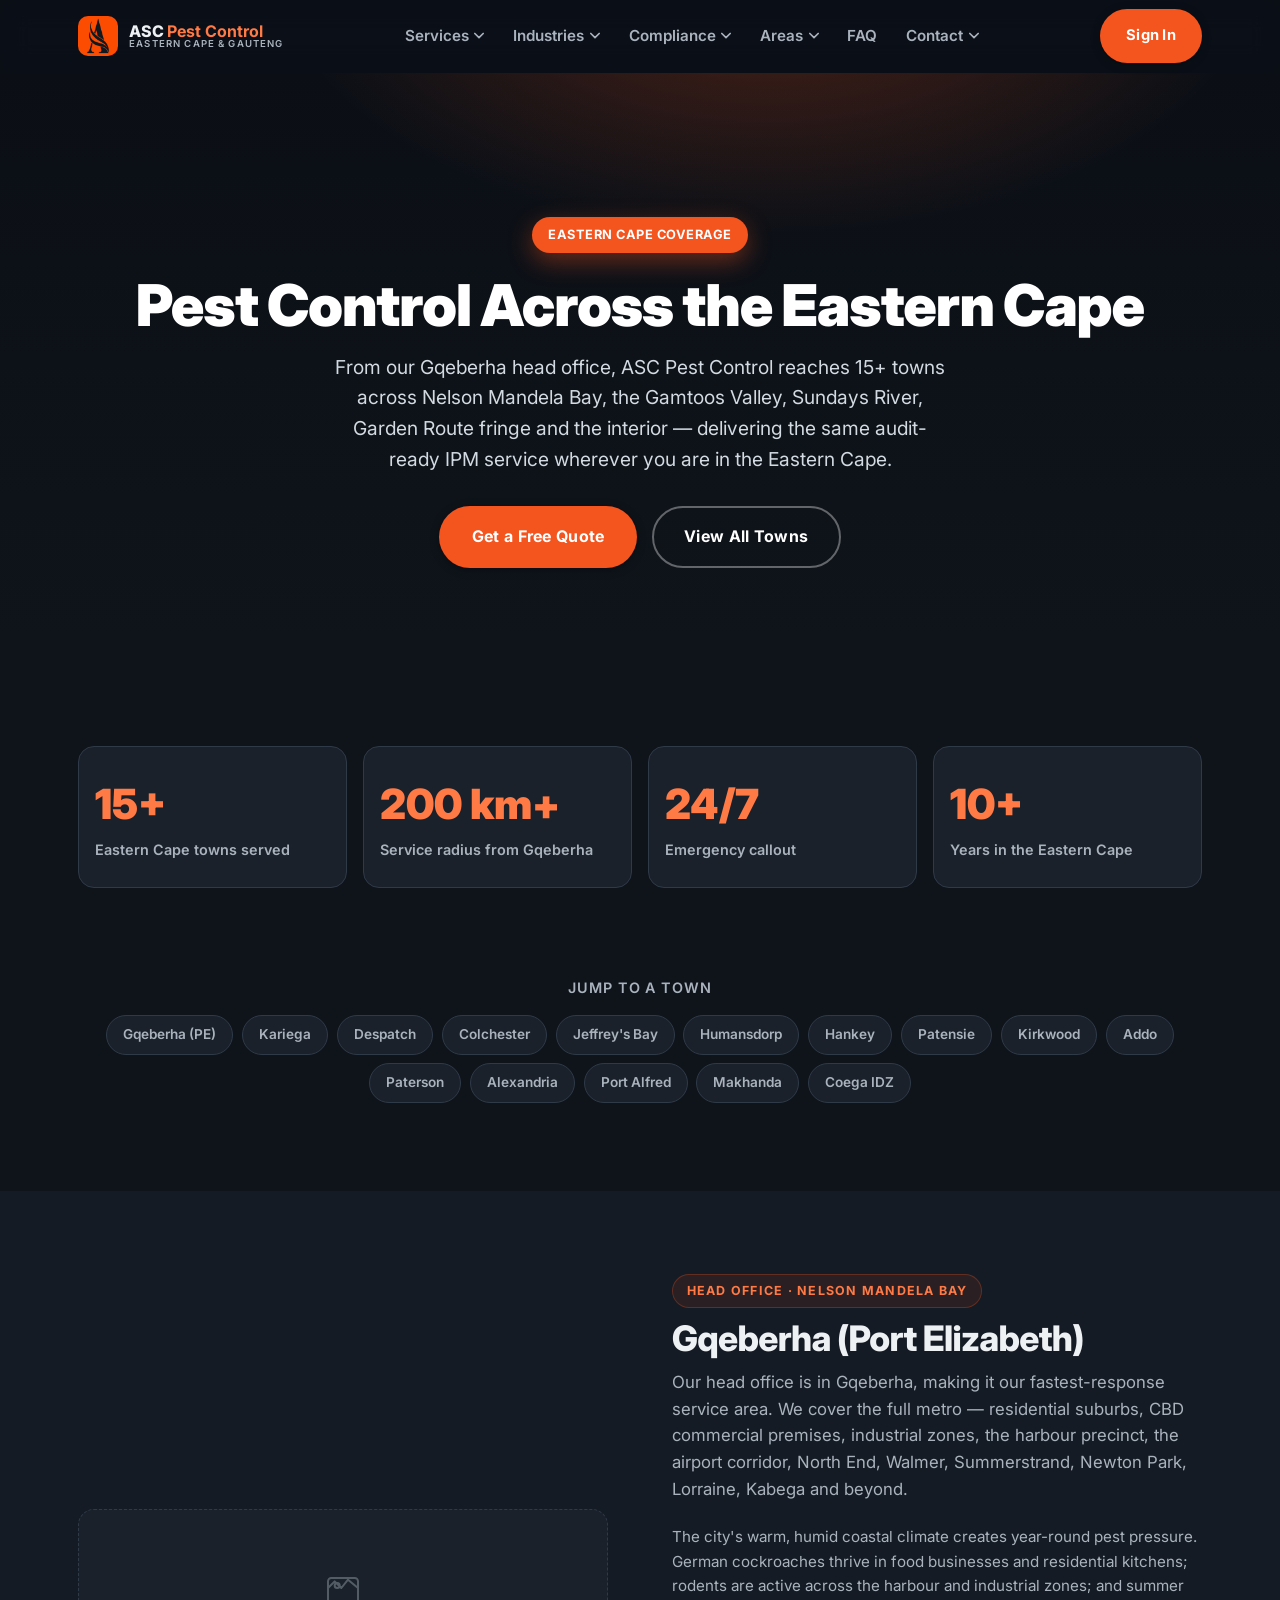
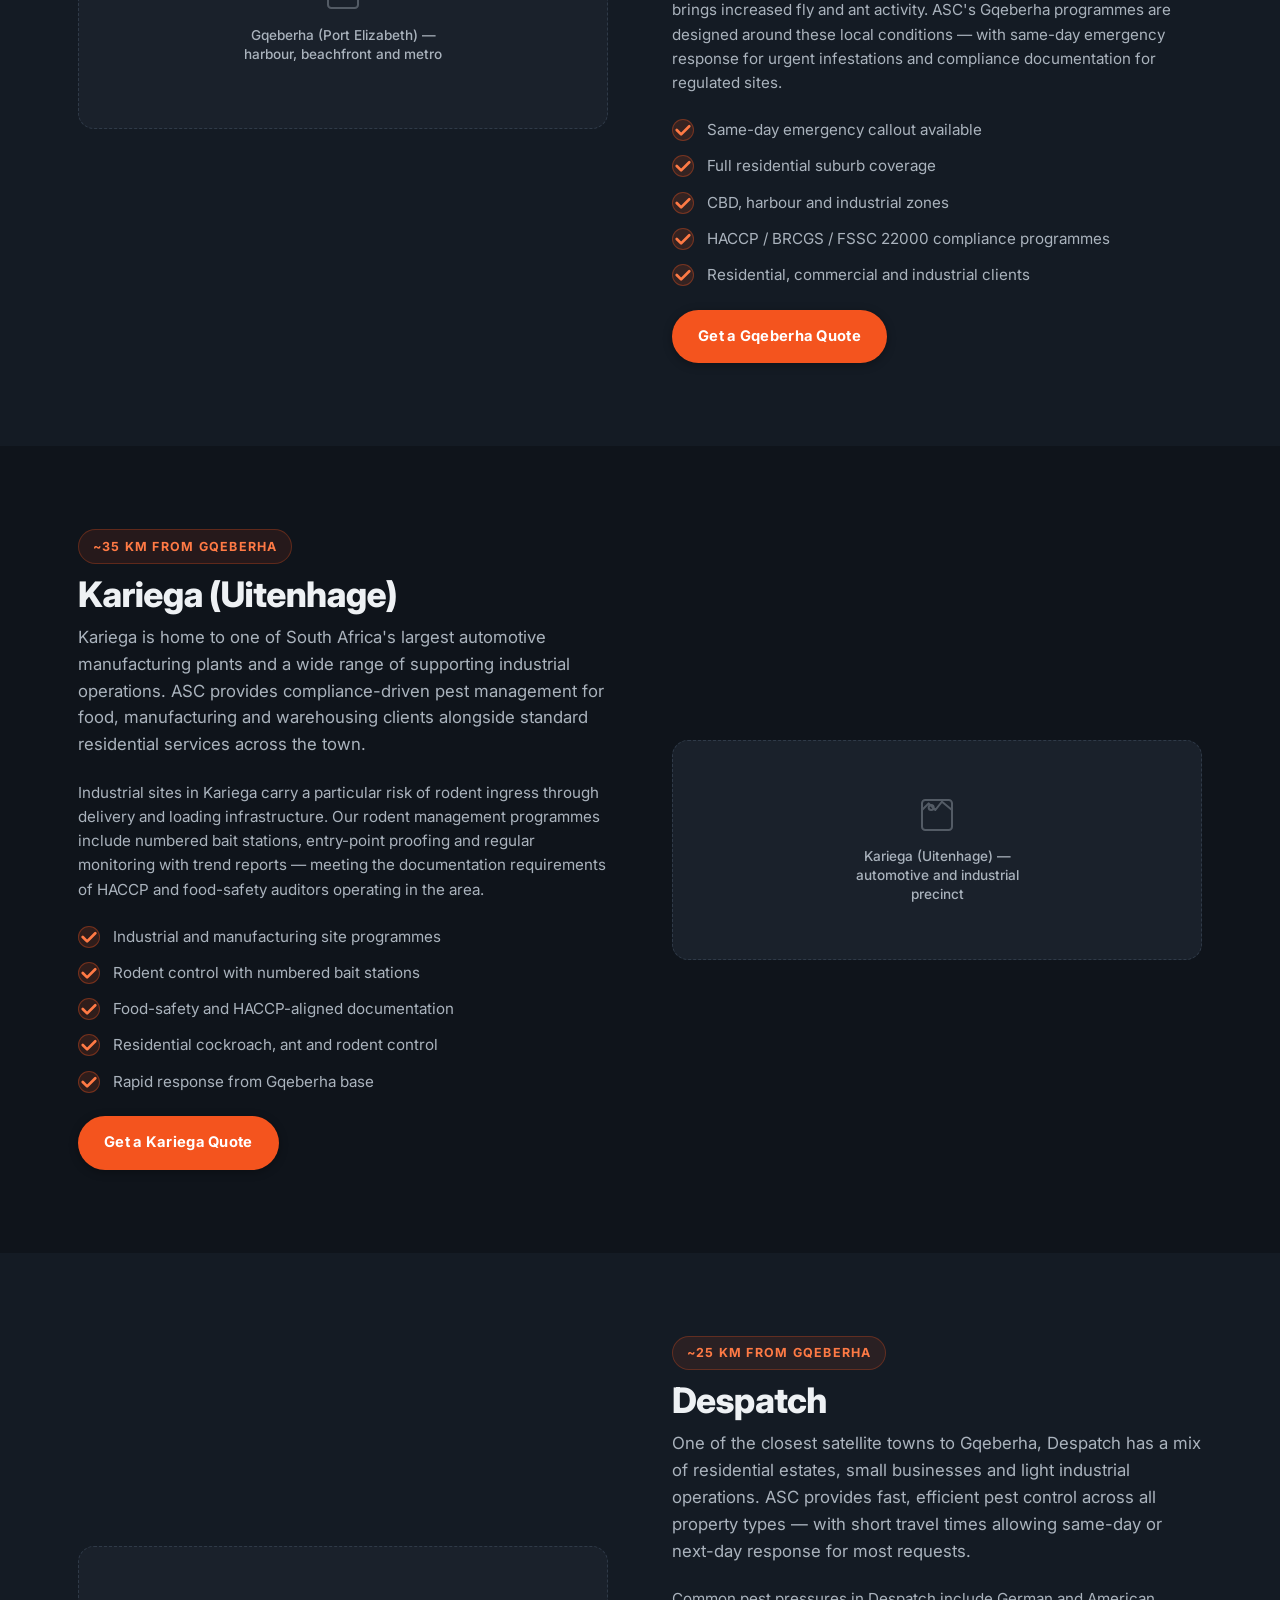
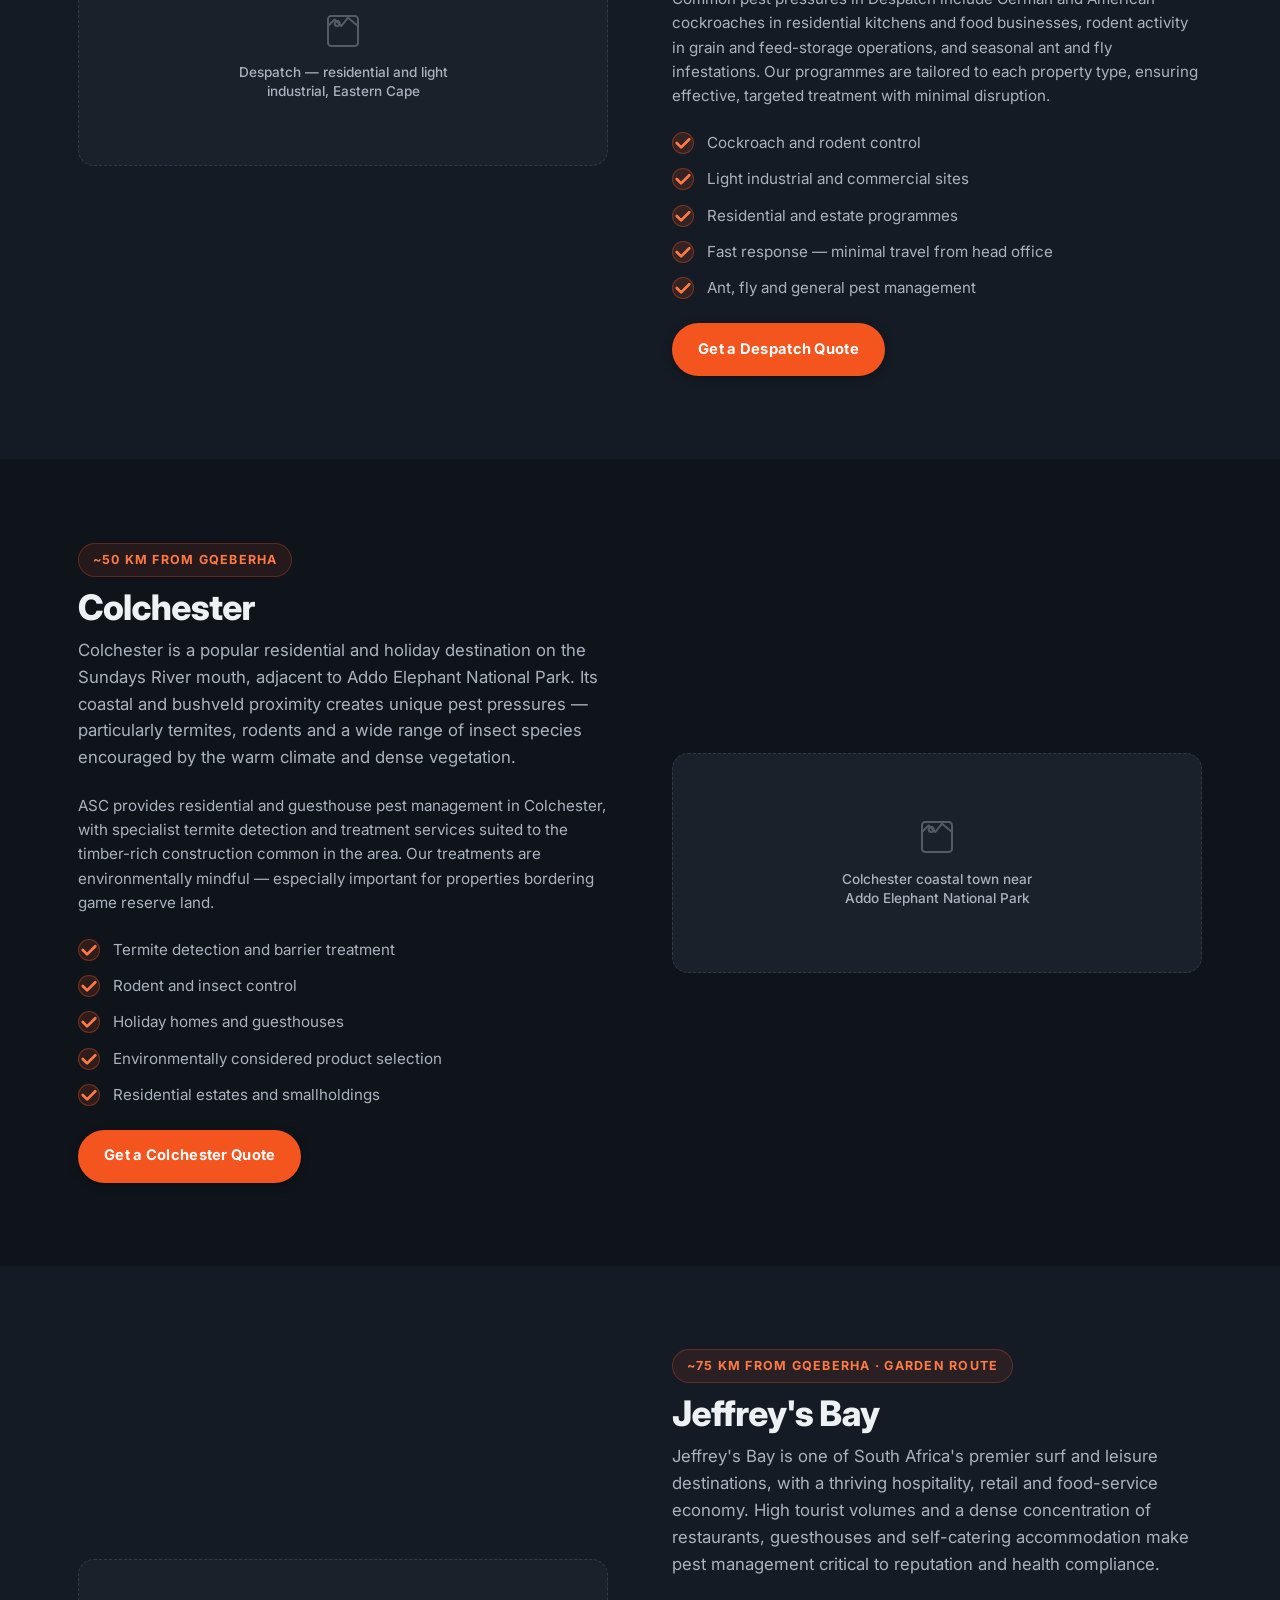
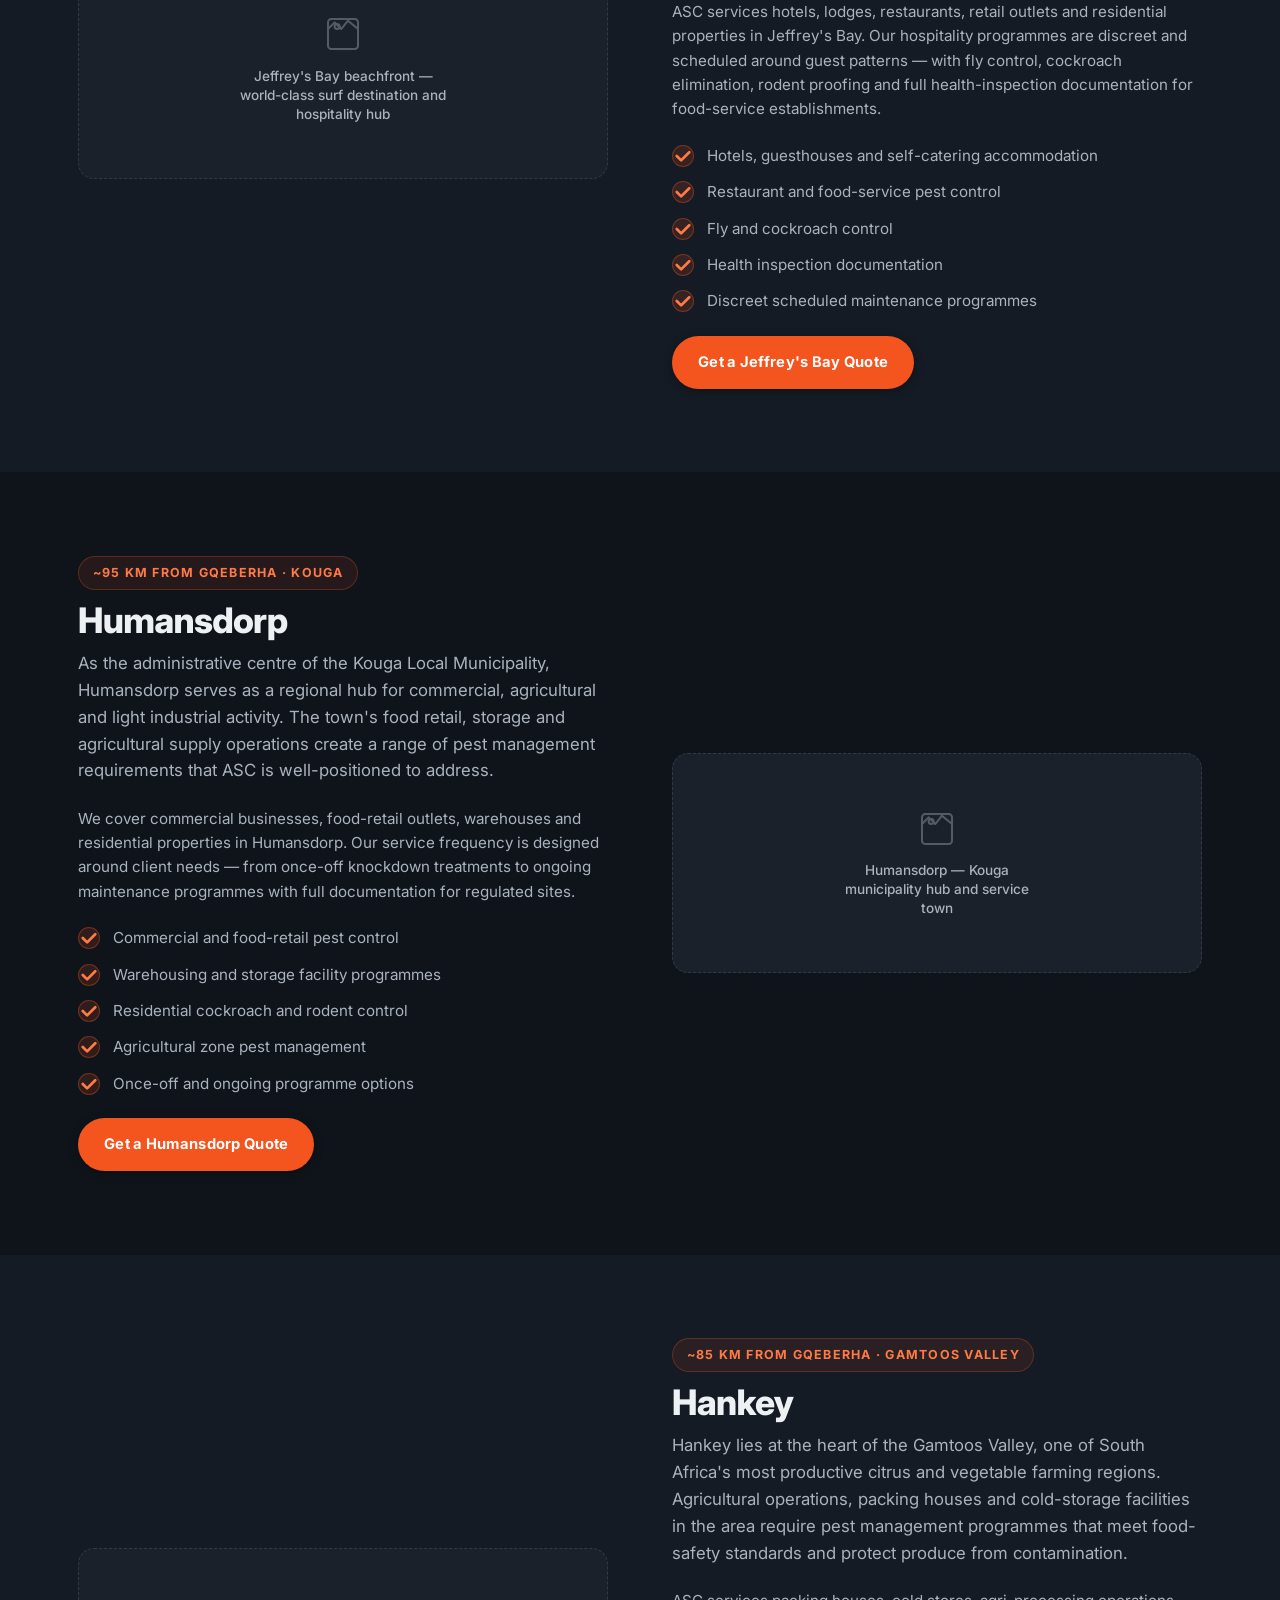
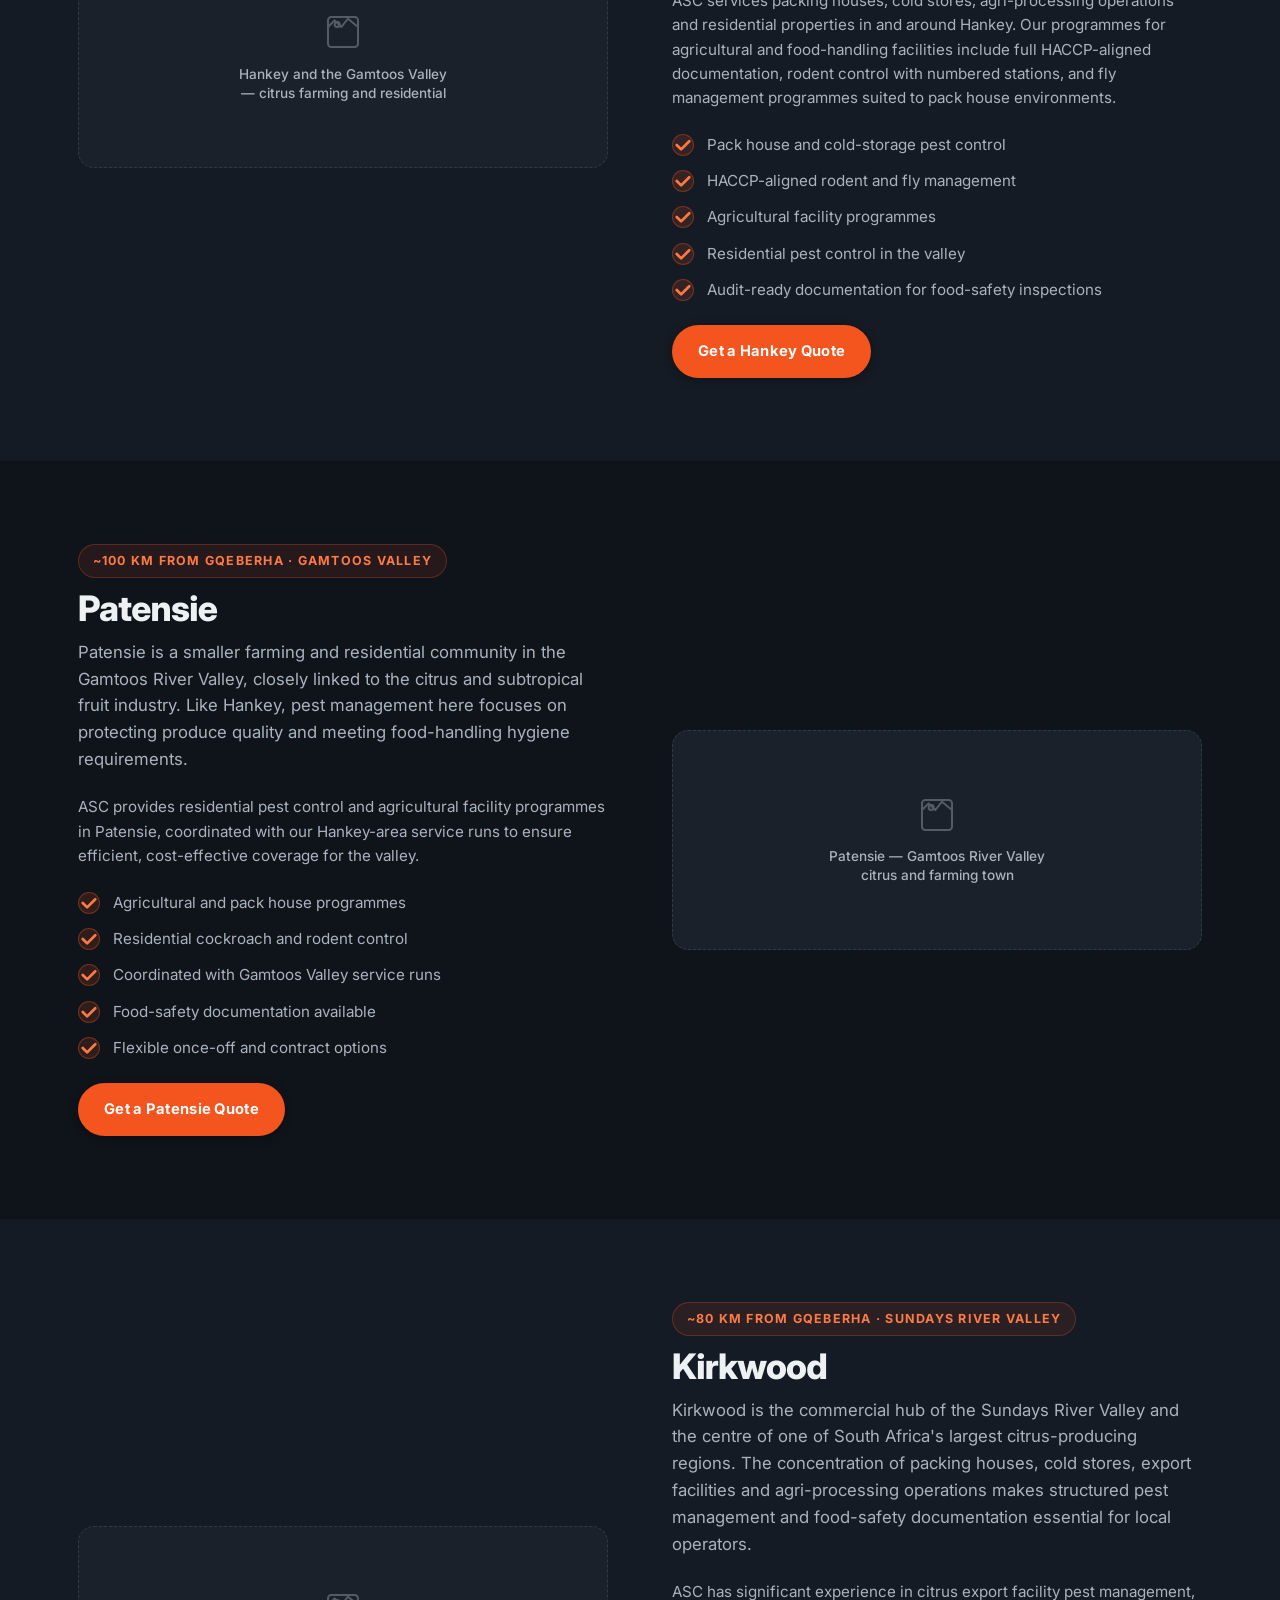
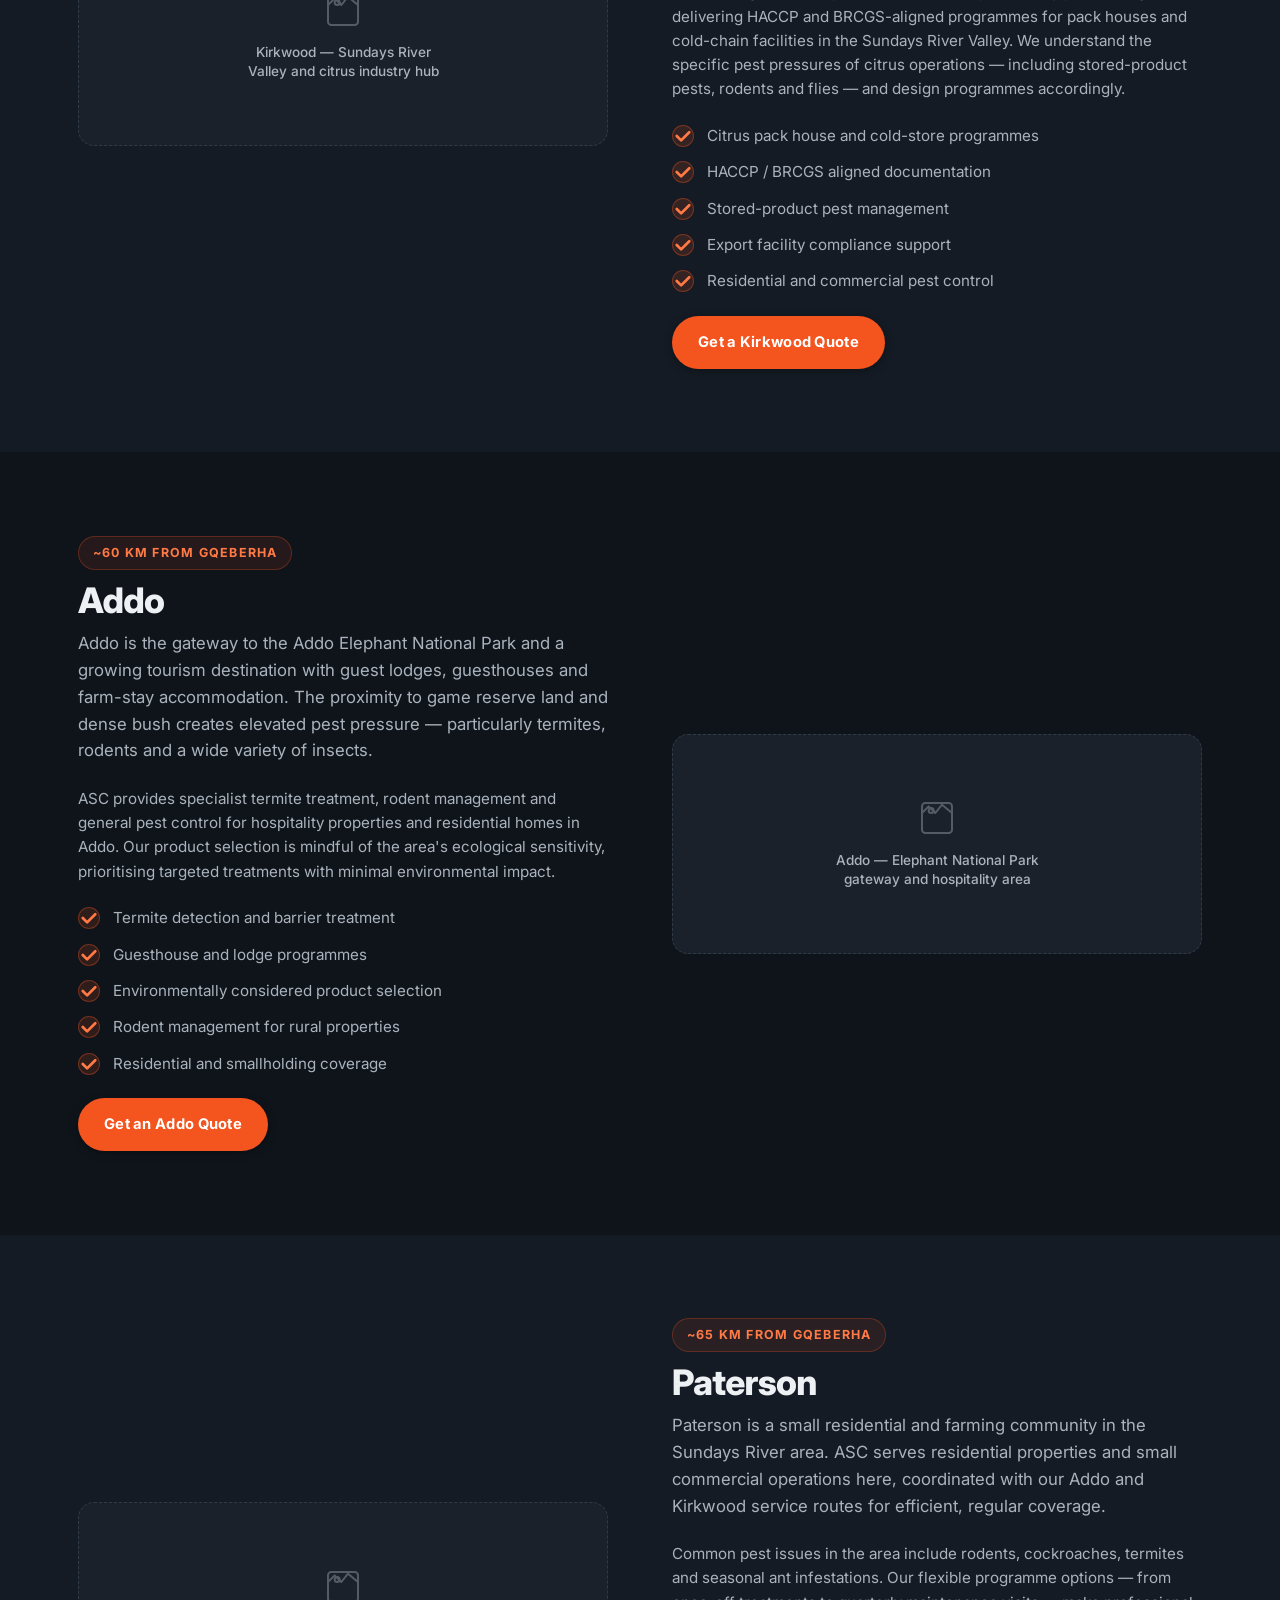
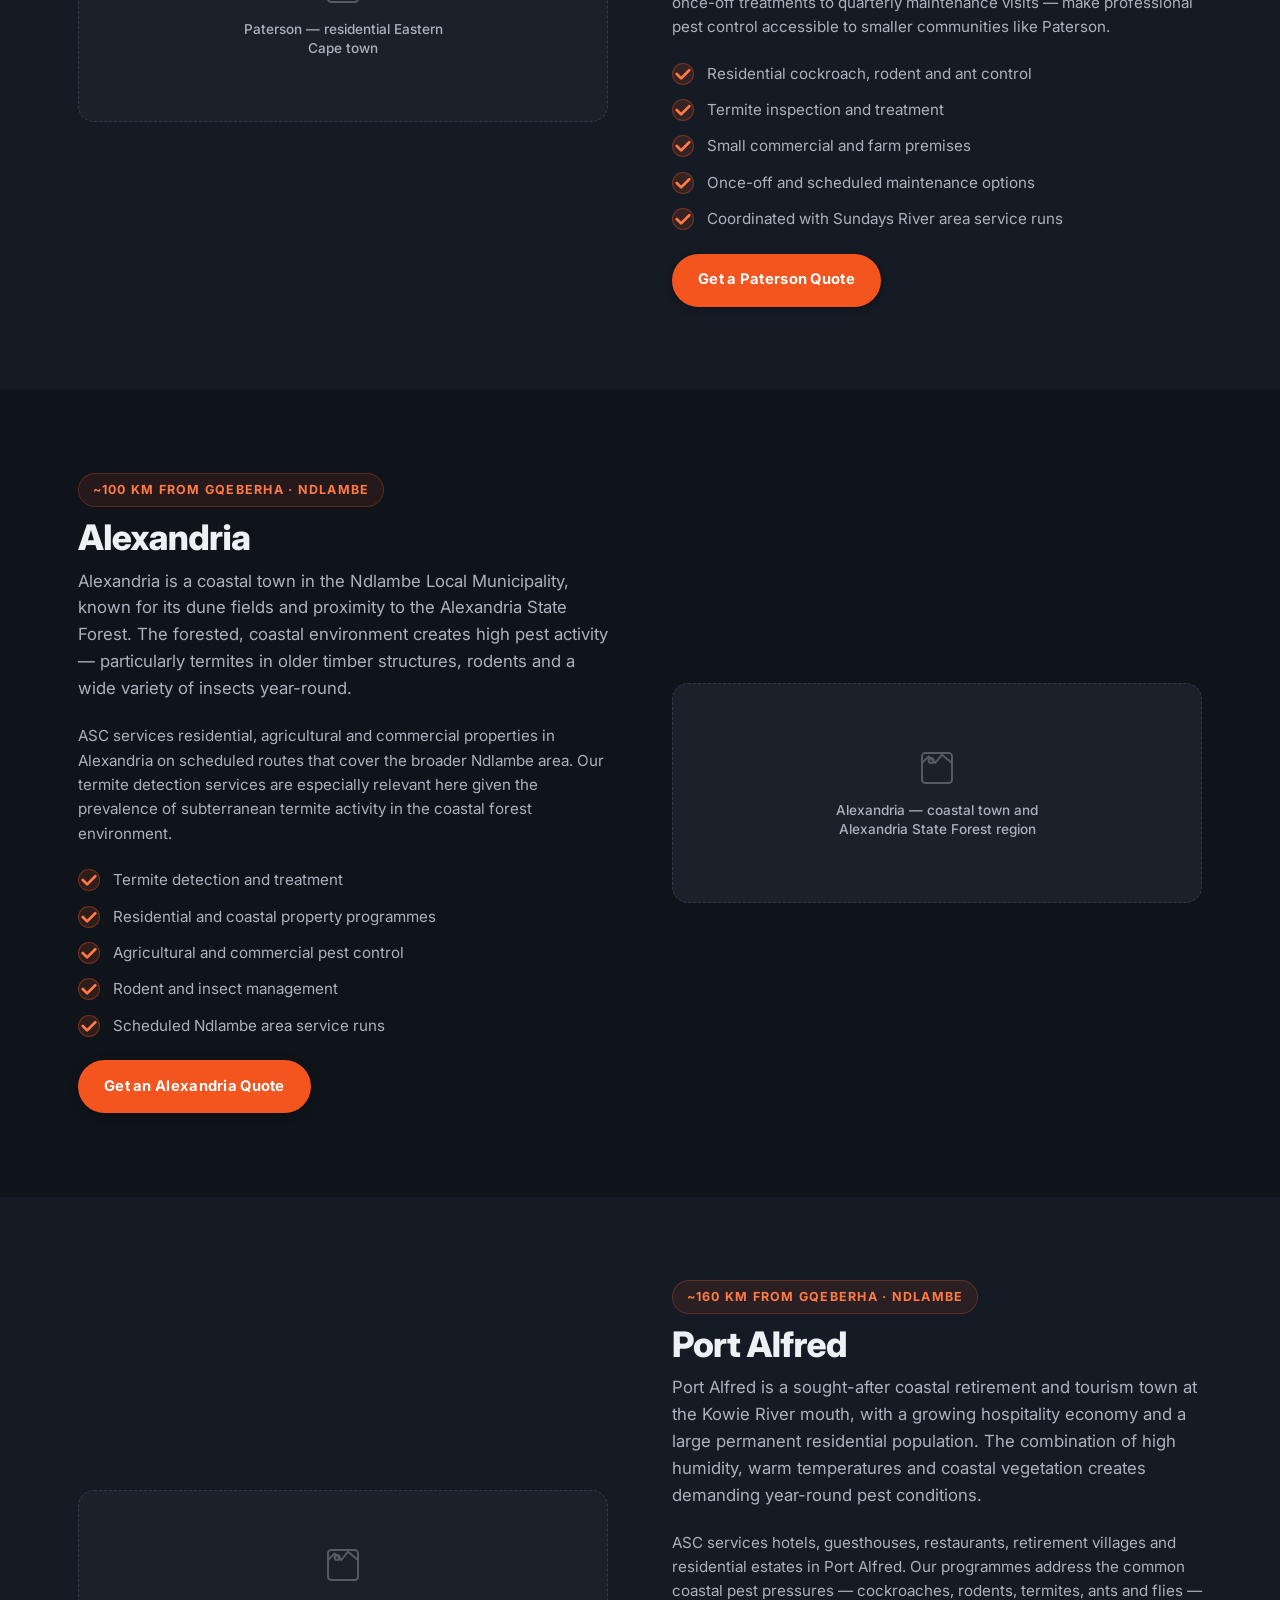
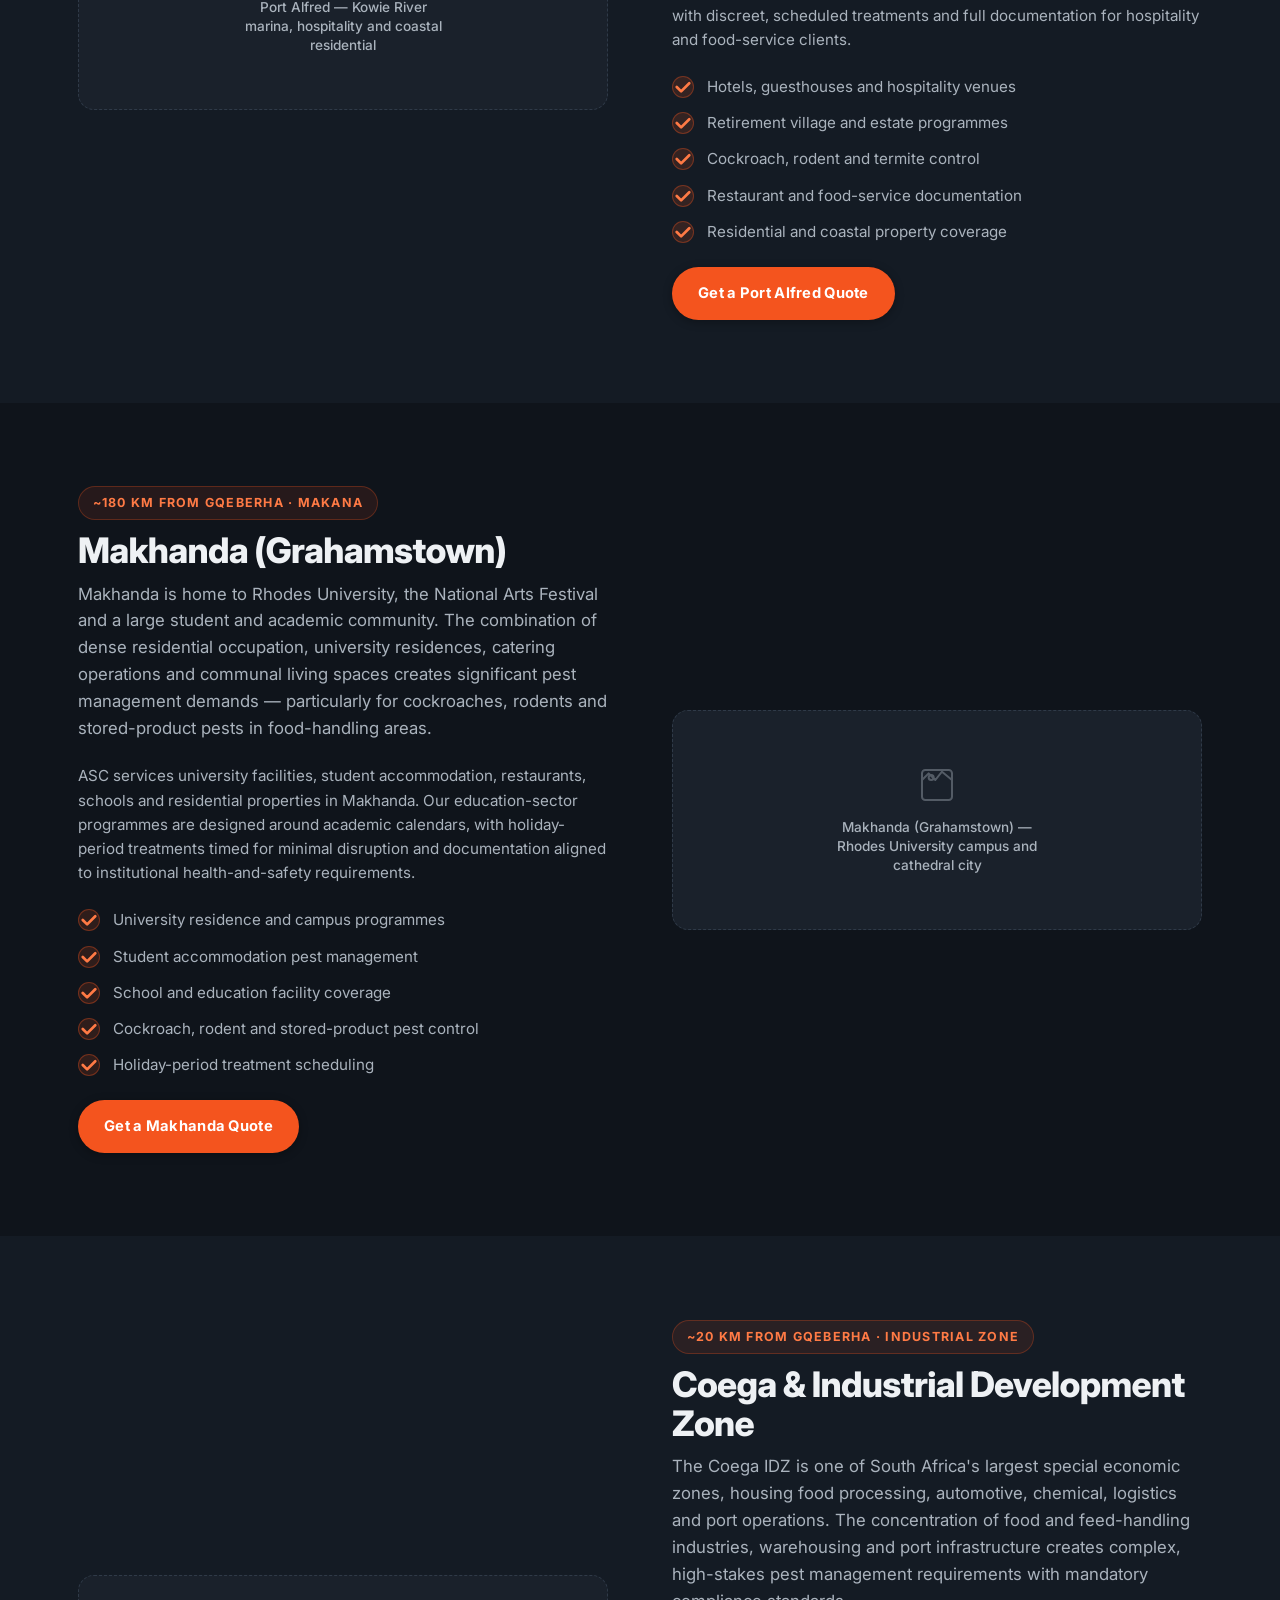
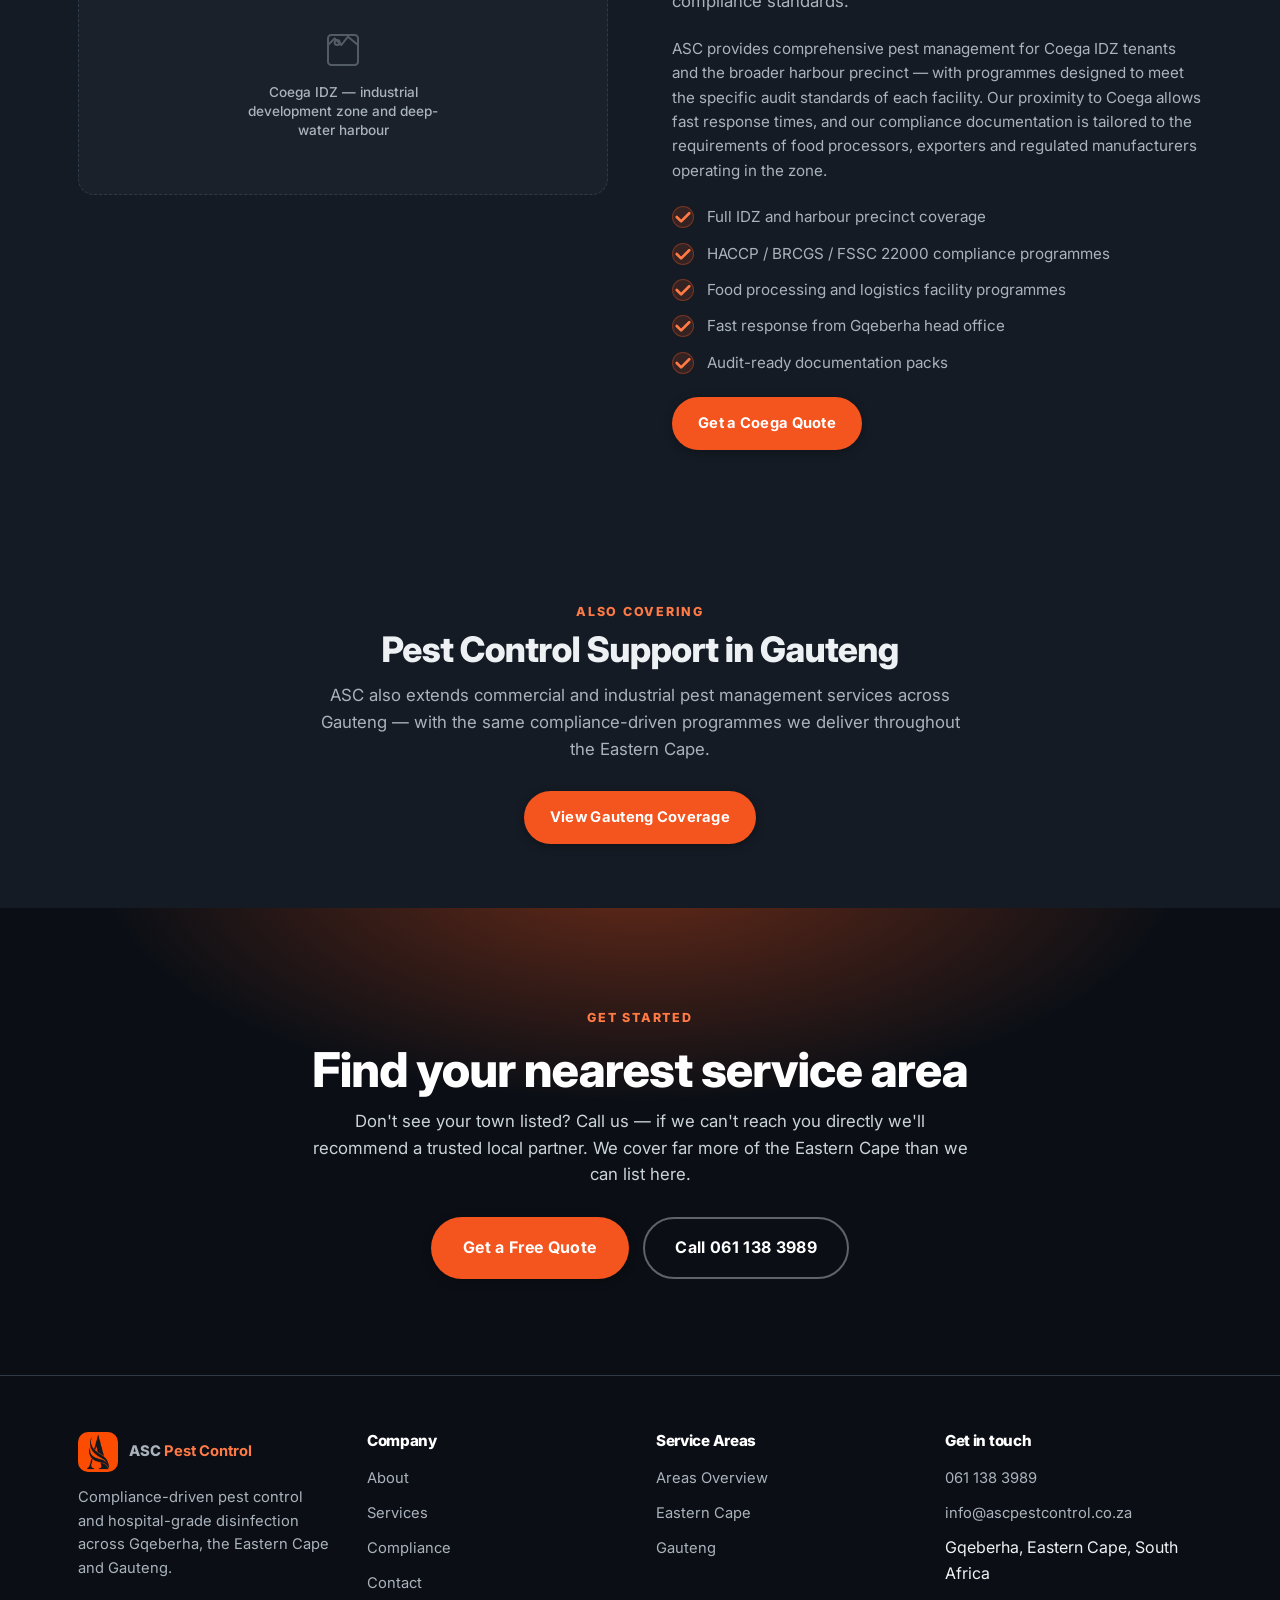
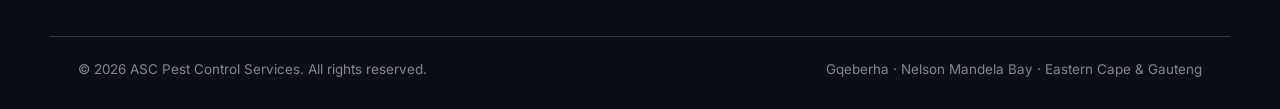
<file: areas-eastern-cape.html>
<!DOCTYPE html>
<html lang="en-ZA">
<head>
  <meta charset="UTF-8" />
  <meta name="viewport" content="width=device-width, initial-scale=1.0, viewport-fit=cover" />
  <meta name="theme-color" content="#0b0f15" />
  <meta name="color-scheme" content="dark" />
  <title>Eastern Cape Pest Control | ASC Pest Control — Gqeberha, Kariega, Jeffrey's Bay & More</title>
  <meta name="description" content="ASC Pest Control covers Gqeberha (Port Elizabeth), Nelson Mandela Bay, Kariega, Despatch, Colchester, Jeffrey's Bay, Humansdorp, Hankey, Kirkwood, Port Alfred, Makhanda and the wider Eastern Cape." />
  <link rel="canonical" href="https://ascpestcontrol.co.za/areas-eastern-cape.html" />
  <link rel="preconnect" href="https://fonts.googleapis.com" />
  <link rel="preconnect" href="https://fonts.gstatic.com" crossorigin />
  <link href="https://fonts.googleapis.com/css2?family=Inter:wght@400;500;600;700;800;900&display=swap" rel="stylesheet" />
  <link rel="stylesheet" href="assets/css/home-v2.css" />
  <link rel="stylesheet" href="assets/css/pages.css" />
  <style>
    /* Town detail sections */
    .town-section { padding-block: clamp(3rem,2rem + 4vw,5.5rem); }
    .town-section:nth-child(odd) { background: var(--bg); }
    .town-section:nth-child(even) { background: var(--bg-alt); }
    .town-label { display: inline-flex; align-items: center; gap: .5rem; background: rgba(244,84,30,.1); border: 1px solid rgba(244,84,30,.28); color: var(--orange-bright); font-size: .78rem; font-weight: 700; letter-spacing: .1em; text-transform: uppercase; padding: .38rem .85rem; border-radius: 999px; margin-bottom: .75rem; }
    .town-grid { display: grid; gap: clamp(2rem,1rem + 4vw,4rem); align-items: center; }
    @media (min-width: 56rem) { .town-grid { grid-template-columns: 1fr 1fr; } }
    .town-grid.flip > *:first-child { order: 2; }
    .town-grid.flip > *:last-child  { order: 1; }
    @media (max-width: 55.9rem) { .town-grid.flip > * { order: unset !important; } }
    .town-copy h2 { font-size: clamp(1.5rem,1rem + 2vw,2.2rem); margin-bottom: .55rem; }
    .town-copy .section-lead { margin-bottom: 1.4rem; }
    /* Quick-nav pills */
    .town-quicknav { display: flex; flex-wrap: wrap; gap: .55rem; margin-bottom: clamp(2rem,1.5rem + 2vw,3rem); justify-content: center; }
    .town-quicknav a { background: var(--surface); border: 1px solid var(--line); color: var(--muted); font-size: .85rem; font-weight: 600; padding: .5rem 1rem; border-radius: 999px; transition: border-color .2s, color .2s, transform .2s; }
    .town-quicknav a:hover { border-color: var(--orange); color: var(--orange-bright); transform: translateY(-2px); }
  </style>
</head>
<body>

<!-- ============================= Header ============================= -->
<header class="site-header" id="siteHeader">
  <div class="container header-inner">
    <a class="logo" href="home-v2.html" aria-label="ASC Pest Control home">
      <img src="logo.png" alt="ASC Pest Control" width="40" height="40" />
      <span class="logo-text">ASC <strong>Pest Control</strong><small>Eastern Cape &amp; Gauteng</small></span>
    </a>
    <nav class="nav-links" aria-label="Primary navigation">
      <div class="nav-item has-dropdown">
        <button class="nav-tab" aria-expanded="false" aria-haspopup="true">Services <svg class="nav-caret" viewBox="0 0 12 8" width="10" height="10" fill="none" stroke="currentColor" stroke-width="2" stroke-linecap="round" stroke-linejoin="round"><path d="M1 1l5 5 5-5"/></svg></button>
        <div class="nav-dropdown" role="menu">
          <a href="services.html#ipm" role="menuitem">Integrated Pest Management</a>
          <a href="services.html#cockroach" role="menuitem">Cockroach Control</a>
          <a href="services.html#rodent" role="menuitem">Rodent Control</a>
          <a href="services.html#termite" role="menuitem">Termite Control</a>
          <a href="services.html#bedbug" role="menuitem">Bed Bug Control</a>
          <a href="services.html#flyant" role="menuitem">Fly &amp; Ant Control</a>
          <a href="services.html#disinfection" role="menuitem">Disinfection</a>
          <a href="services.html#monitoring" role="menuitem">Monitoring &amp; Audit Support</a>
        </div>
      </div>
      <div class="nav-item has-dropdown">
        <button class="nav-tab" aria-expanded="false" aria-haspopup="true">Industries <svg class="nav-caret" viewBox="0 0 12 8" width="10" height="10" fill="none" stroke="currentColor" stroke-width="2" stroke-linecap="round" stroke-linejoin="round"><path d="M1 1l5 5 5-5"/></svg></button>
        <div class="nav-dropdown" role="menu">
          <a href="industries.html#food" role="menuitem">Food &amp; Beverage</a>
          <a href="industries.html#healthcare" role="menuitem">Healthcare</a>
          <a href="industries.html#hospitality" role="menuitem">Hospitality</a>
          <a href="industries.html#education" role="menuitem">Education</a>
          <a href="industries.html#corporate" role="menuitem">Corporate</a>
          <a href="industries.html#retail" role="menuitem">Retail &amp; Public</a>
        </div>
      </div>
      <div class="nav-item has-dropdown">
        <button class="nav-tab" aria-expanded="false" aria-haspopup="true">Compliance <svg class="nav-caret" viewBox="0 0 12 8" width="10" height="10" fill="none" stroke="currentColor" stroke-width="2" stroke-linecap="round" stroke-linejoin="round"><path d="M1 1l5 5 5-5"/></svg></button>
        <div class="nav-dropdown" role="menu">
          <a href="compliance.html#haccp" role="menuitem">HACCP Alignment</a>
          <a href="compliance.html#brcgs" role="menuitem">BRCGS Compliance</a>
          <a href="compliance.html#fssc" role="menuitem">FSSC 22000 Support</a>
          <a href="compliance.html#docs" role="menuitem">Audit Documentation</a>
          <a href="compliance.html#assessment" role="menuitem">Request Compliance Assessment</a>
        </div>
      </div>
      <div class="nav-item has-dropdown">
        <button class="nav-tab" aria-expanded="false" aria-haspopup="true">Areas <svg class="nav-caret" viewBox="0 0 12 8" width="10" height="10" fill="none" stroke="currentColor" stroke-width="2" stroke-linecap="round" stroke-linejoin="round"><path d="M1 1l5 5 5-5"/></svg></button>
        <div class="nav-dropdown" role="menu">
          <a href="areas.html" role="menuitem">Areas Overview</a>
          <a href="areas-eastern-cape.html" role="menuitem">Eastern Cape</a>
          <a href="areas-gauteng.html" role="menuitem">Gauteng</a>
        </div>
      </div>
      <a href="faq.html" class="nav-tab">FAQ</a>
      <div class="nav-item has-dropdown">
        <button class="nav-tab" aria-expanded="false" aria-haspopup="true">Contact <svg class="nav-caret" viewBox="0 0 12 8" width="10" height="10" fill="none" stroke="currentColor" stroke-width="2" stroke-linecap="round" stroke-linejoin="round"><path d="M1 1l5 5 5-5"/></svg></button>
        <div class="nav-dropdown" role="menu">
          <a href="tel:+27611383989" role="menuitem">Call 061 138 3989</a>
          <a href="https://wa.me/27611383989" rel="noopener noreferrer" role="menuitem">WhatsApp Us</a>
          <a href="contact.html#commercial" role="menuitem">Commercial Quote</a>
          <a href="contact.html#residential" role="menuitem">Residential Booking</a>
        </div>
      </div>
    </nav>
    <a class="btn btn-primary header-cta" href="hub/">Sign In</a>
    <button class="nav-toggle" id="navToggle" aria-label="Toggle menu" aria-expanded="false" aria-controls="mobileNav">
      <span></span><span></span><span></span>
    </button>
  </div>
  <nav class="mobile-nav" id="mobileNav" aria-label="Mobile navigation">
    <div class="mnav-item">
      <button class="mnav-tab" aria-expanded="false">Services <svg class="nav-caret" viewBox="0 0 12 8" width="10" height="10" fill="none" stroke="currentColor" stroke-width="2" stroke-linecap="round" stroke-linejoin="round"><path d="M1 1l5 5 5-5"/></svg></button>
      <div class="mnav-sub">
        <a href="services.html#ipm">Integrated Pest Management</a>
        <a href="services.html#cockroach">Cockroach Control</a>
        <a href="services.html#rodent">Rodent Control</a>
        <a href="services.html#termite">Termite Control</a>
        <a href="services.html#bedbug">Bed Bug Control</a>
        <a href="services.html#flyant">Fly &amp; Ant Control</a>
        <a href="services.html#disinfection">Disinfection</a>
        <a href="services.html#monitoring">Monitoring &amp; Audit Support</a>
      </div>
    </div>
    <div class="mnav-item">
      <button class="mnav-tab" aria-expanded="false">Industries <svg class="nav-caret" viewBox="0 0 12 8" width="10" height="10" fill="none" stroke="currentColor" stroke-width="2" stroke-linecap="round" stroke-linejoin="round"><path d="M1 1l5 5 5-5"/></svg></button>
      <div class="mnav-sub">
        <a href="industries.html#food">Food &amp; Beverage</a>
        <a href="industries.html#healthcare">Healthcare</a>
        <a href="industries.html#hospitality">Hospitality</a>
        <a href="industries.html#education">Education</a>
        <a href="industries.html#corporate">Corporate</a>
        <a href="industries.html#retail">Retail &amp; Public</a>
      </div>
    </div>
    <div class="mnav-item">
      <button class="mnav-tab" aria-expanded="false">Compliance <svg class="nav-caret" viewBox="0 0 12 8" width="10" height="10" fill="none" stroke="currentColor" stroke-width="2" stroke-linecap="round" stroke-linejoin="round"><path d="M1 1l5 5 5-5"/></svg></button>
      <div class="mnav-sub">
        <a href="compliance.html#haccp">HACCP Alignment</a>
        <a href="compliance.html#brcgs">BRCGS Compliance</a>
        <a href="compliance.html#fssc">FSSC 22000 Support</a>
        <a href="compliance.html#docs">Audit Documentation</a>
      </div>
    </div>
    <div class="mnav-item">
      <button class="mnav-tab" aria-expanded="false">Areas <svg class="nav-caret" viewBox="0 0 12 8" width="10" height="10" fill="none" stroke="currentColor" stroke-width="2" stroke-linecap="round" stroke-linejoin="round"><path d="M1 1l5 5 5-5"/></svg></button>
      <div class="mnav-sub">
        <a href="areas.html">Areas Overview</a>
        <a href="areas-eastern-cape.html">Eastern Cape</a>
        <a href="areas-gauteng.html">Gauteng</a>
      </div>
    </div>
    <a href="faq.html">FAQ</a>
    <div class="mnav-item">
      <button class="mnav-tab" aria-expanded="false">Contact <svg class="nav-caret" viewBox="0 0 12 8" width="10" height="10" fill="none" stroke="currentColor" stroke-width="2" stroke-linecap="round" stroke-linejoin="round"><path d="M1 1l5 5 5-5"/></svg></button>
      <div class="mnav-sub">
        <a href="tel:+27611383989">Call 061 138 3989</a>
        <a href="https://wa.me/27611383989">WhatsApp Us</a>
        <a href="contact.html#commercial">Commercial Quote</a>
        <a href="contact.html#residential">Residential Booking</a>
      </div>
    </div>
    <a class="btn btn-primary" href="hub/">Sign In</a>
  </nav>
</header>

<main>

  <!-- Page Hero -->
  <section class="page-hero">
    <div class="container">
      <span class="badge">Eastern Cape Coverage</span>
      <h1>Pest Control Across the Eastern Cape</h1>
      <p class="hero-lead">From our Gqeberha head office, ASC Pest Control reaches 15+ towns across Nelson Mandela Bay, the Gamtoos Valley, Sundays River, Garden Route fringe and the interior — delivering the same audit-ready IPM service wherever you are in the Eastern Cape.</p>
      <div class="page-hero-actions">
        <a class="btn btn-primary btn-lg" href="contact.html">Get a Free Quote</a>
        <a class="btn btn-outline-light btn-lg" href="#towns">View All Towns</a>
      </div>
    </div>
  </section>

  <!-- Stats -->
  <section style="padding-block: clamp(2.5rem,2rem + 3vw,4rem); background: var(--bg);">
    <div class="container">
      <div class="stats">
        <div class="stat"><strong>15+</strong><span>Eastern Cape towns served</span></div>
        <div class="stat"><strong>200 km+</strong><span>Service radius from Gqeberha</span></div>
        <div class="stat"><strong>24/7</strong><span>Emergency callout</span></div>
        <div class="stat"><strong>10+</strong><span>Years in the Eastern Cape</span></div>
      </div>
    </div>
  </section>

  <!-- Quick nav -->
  <section style="padding-block: 1.5rem 2.5rem; background: var(--bg);" id="towns">
    <div class="container">
      <p style="text-align:center; color:var(--muted); font-size:.9rem; font-weight:600; margin-bottom:1rem; letter-spacing:.06em; text-transform:uppercase;">Jump to a town</p>
      <nav class="town-quicknav" aria-label="Jump to town">
        <a href="#gqeberha">Gqeberha (PE)</a>
        <a href="#kariega">Kariega</a>
        <a href="#despatch">Despatch</a>
        <a href="#colchester">Colchester</a>
        <a href="#jeffreys-bay">Jeffrey's Bay</a>
        <a href="#humansdorp">Humansdorp</a>
        <a href="#hankey">Hankey</a>
        <a href="#patensie">Patensie</a>
        <a href="#kirkwood">Kirkwood</a>
        <a href="#addo">Addo</a>
        <a href="#paterson">Paterson</a>
        <a href="#alexandria">Alexandria</a>
        <a href="#port-alfred">Port Alfred</a>
        <a href="#makhanda">Makhanda</a>
        <a href="#coega">Coega IDZ</a>
      </nav>
    </div>
  </section>

  <!-- ── GQEBERHA ── -->
  <section class="town-section" id="gqeberha">
    <div class="container">
      <div class="town-grid">
        <div class="img-placeholder" data-label="Gqeberha (Port Elizabeth) harbour and beachfront — ASC Pest Control head office">
          <svg viewBox="0 0 24 24" width="40" height="40" fill="none" stroke="currentColor" stroke-width="1.2" stroke-linecap="round" stroke-linejoin="round" opacity="0.4"><rect x="3" y="3" width="18" height="18" rx="2"/><path d="M3 9l4-4 4 4 4-5 6 5"/><circle cx="8.5" cy="7.5" r="1.5"/></svg>
          <span>Gqeberha (Port Elizabeth) — harbour, beachfront and metro</span>
        </div>
        <div class="town-copy">
          <span class="town-label">Head Office · Nelson Mandela Bay</span>
          <h2>Gqeberha (Port Elizabeth)</h2>
          <p class="section-lead">Our head office is in Gqeberha, making it our fastest-response service area. We cover the full metro — residential suburbs, CBD commercial premises, industrial zones, the harbour precinct, the airport corridor, North End, Walmer, Summerstrand, Newton Park, Lorraine, Kabega and beyond.</p>
          <p style="color:var(--muted); font-size:.95rem; margin-bottom:1.4rem;">The city's warm, humid coastal climate creates year-round pest pressure. German cockroaches thrive in food businesses and residential kitchens; rodents are active across the harbour and industrial zones; and summer brings increased fly and ant activity. ASC's Gqeberha programmes are designed around these local conditions — with same-day emergency response for urgent infestations and compliance documentation for regulated sites.</p>
          <ul class="feature-list">
            <li>Same-day emergency callout available</li>
            <li>Full residential suburb coverage</li>
            <li>CBD, harbour and industrial zones</li>
            <li>HACCP / BRCGS / FSSC 22000 compliance programmes</li>
            <li>Residential, commercial and industrial clients</li>
          </ul>
          <a class="btn btn-primary" href="contact.html">Get a Gqeberha Quote</a>
        </div>
      </div>
    </div>
  </section>

  <!-- ── KARIEGA ── -->
  <section class="town-section" id="kariega">
    <div class="container">
      <div class="town-grid flip">
        <div class="img-placeholder" data-label="Kariega (Uitenhage) — automotive and industrial precinct, Eastern Cape">
          <svg viewBox="0 0 24 24" width="40" height="40" fill="none" stroke="currentColor" stroke-width="1.2" stroke-linecap="round" stroke-linejoin="round" opacity="0.4"><rect x="3" y="3" width="18" height="18" rx="2"/><path d="M3 9l4-4 4 4 4-5 6 5"/><circle cx="8.5" cy="7.5" r="1.5"/></svg>
          <span>Kariega (Uitenhage) — automotive and industrial precinct</span>
        </div>
        <div class="town-copy">
          <span class="town-label">~35 km from Gqeberha</span>
          <h2>Kariega (Uitenhage)</h2>
          <p class="section-lead">Kariega is home to one of South Africa's largest automotive manufacturing plants and a wide range of supporting industrial operations. ASC provides compliance-driven pest management for food, manufacturing and warehousing clients alongside standard residential services across the town.</p>
          <p style="color:var(--muted); font-size:.95rem; margin-bottom:1.4rem;">Industrial sites in Kariega carry a particular risk of rodent ingress through delivery and loading infrastructure. Our rodent management programmes include numbered bait stations, entry-point proofing and regular monitoring with trend reports — meeting the documentation requirements of HACCP and food-safety auditors operating in the area.</p>
          <ul class="feature-list">
            <li>Industrial and manufacturing site programmes</li>
            <li>Rodent control with numbered bait stations</li>
            <li>Food-safety and HACCP-aligned documentation</li>
            <li>Residential cockroach, ant and rodent control</li>
            <li>Rapid response from Gqeberha base</li>
          </ul>
          <a class="btn btn-primary" href="contact.html">Get a Kariega Quote</a>
        </div>
      </div>
    </div>
  </section>

  <!-- ── DESPATCH ── -->
  <section class="town-section" id="despatch">
    <div class="container">
      <div class="town-grid">
        <div class="img-placeholder" data-label="Despatch town — Eastern Cape residential and light industrial">
          <svg viewBox="0 0 24 24" width="40" height="40" fill="none" stroke="currentColor" stroke-width="1.2" stroke-linecap="round" stroke-linejoin="round" opacity="0.4"><rect x="3" y="3" width="18" height="18" rx="2"/><path d="M3 9l4-4 4 4 4-5 6 5"/><circle cx="8.5" cy="7.5" r="1.5"/></svg>
          <span>Despatch — residential and light industrial, Eastern Cape</span>
        </div>
        <div class="town-copy">
          <span class="town-label">~25 km from Gqeberha</span>
          <h2>Despatch</h2>
          <p class="section-lead">One of the closest satellite towns to Gqeberha, Despatch has a mix of residential estates, small businesses and light industrial operations. ASC provides fast, efficient pest control across all property types — with short travel times allowing same-day or next-day response for most requests.</p>
          <p style="color:var(--muted); font-size:.95rem; margin-bottom:1.4rem;">Common pest pressures in Despatch include German and American cockroaches in residential kitchens and food businesses, rodent activity in grain and feed-storage operations, and seasonal ant and fly infestations. Our programmes are tailored to each property type, ensuring effective, targeted treatment with minimal disruption.</p>
          <ul class="feature-list">
            <li>Cockroach and rodent control</li>
            <li>Light industrial and commercial sites</li>
            <li>Residential and estate programmes</li>
            <li>Fast response — minimal travel from head office</li>
            <li>Ant, fly and general pest management</li>
          </ul>
          <a class="btn btn-primary" href="contact.html">Get a Despatch Quote</a>
        </div>
      </div>
    </div>
  </section>

  <!-- ── COLCHESTER ── -->
  <section class="town-section" id="colchester">
    <div class="container">
      <div class="town-grid flip">
        <div class="img-placeholder" data-label="Colchester — coastal town near Addo Elephant National Park, Eastern Cape">
          <svg viewBox="0 0 24 24" width="40" height="40" fill="none" stroke="currentColor" stroke-width="1.2" stroke-linecap="round" stroke-linejoin="round" opacity="0.4"><rect x="3" y="3" width="18" height="18" rx="2"/><path d="M3 9l4-4 4 4 4-5 6 5"/><circle cx="8.5" cy="7.5" r="1.5"/></svg>
          <span>Colchester coastal town near Addo Elephant National Park</span>
        </div>
        <div class="town-copy">
          <span class="town-label">~50 km from Gqeberha</span>
          <h2>Colchester</h2>
          <p class="section-lead">Colchester is a popular residential and holiday destination on the Sundays River mouth, adjacent to Addo Elephant National Park. Its coastal and bushveld proximity creates unique pest pressures — particularly termites, rodents and a wide range of insect species encouraged by the warm climate and dense vegetation.</p>
          <p style="color:var(--muted); font-size:.95rem; margin-bottom:1.4rem;">ASC provides residential and guesthouse pest management in Colchester, with specialist termite detection and treatment services suited to the timber-rich construction common in the area. Our treatments are environmentally mindful — especially important for properties bordering game reserve land.</p>
          <ul class="feature-list">
            <li>Termite detection and barrier treatment</li>
            <li>Rodent and insect control</li>
            <li>Holiday homes and guesthouses</li>
            <li>Environmentally considered product selection</li>
            <li>Residential estates and smallholdings</li>
          </ul>
          <a class="btn btn-primary" href="contact.html">Get a Colchester Quote</a>
        </div>
      </div>
    </div>
  </section>

  <!-- ── JEFFREY'S BAY ── -->
  <section class="town-section" id="jeffreys-bay">
    <div class="container">
      <div class="town-grid">
        <div class="img-placeholder" data-label="Jeffrey's Bay beachfront — hospitality and residential pest control">
          <svg viewBox="0 0 24 24" width="40" height="40" fill="none" stroke="currentColor" stroke-width="1.2" stroke-linecap="round" stroke-linejoin="round" opacity="0.4"><rect x="3" y="3" width="18" height="18" rx="2"/><path d="M3 9l4-4 4 4 4-5 6 5"/><circle cx="8.5" cy="7.5" r="1.5"/></svg>
          <span>Jeffrey's Bay beachfront — world-class surf destination and hospitality hub</span>
        </div>
        <div class="town-copy">
          <span class="town-label">~75 km from Gqeberha · Garden Route</span>
          <h2>Jeffrey's Bay</h2>
          <p class="section-lead">Jeffrey's Bay is one of South Africa's premier surf and leisure destinations, with a thriving hospitality, retail and food-service economy. High tourist volumes and a dense concentration of restaurants, guesthouses and self-catering accommodation make pest management critical to reputation and health compliance.</p>
          <p style="color:var(--muted); font-size:.95rem; margin-bottom:1.4rem;">ASC services hotels, lodges, restaurants, retail outlets and residential properties in Jeffrey's Bay. Our hospitality programmes are discreet and scheduled around guest patterns — with fly control, cockroach elimination, rodent proofing and full health-inspection documentation for food-service establishments.</p>
          <ul class="feature-list">
            <li>Hotels, guesthouses and self-catering accommodation</li>
            <li>Restaurant and food-service pest control</li>
            <li>Fly and cockroach control</li>
            <li>Health inspection documentation</li>
            <li>Discreet scheduled maintenance programmes</li>
          </ul>
          <a class="btn btn-primary" href="contact.html">Get a Jeffrey's Bay Quote</a>
        </div>
      </div>
    </div>
  </section>

  <!-- ── HUMANSDORP ── -->
  <section class="town-section" id="humansdorp">
    <div class="container">
      <div class="town-grid flip">
        <div class="img-placeholder" data-label="Humansdorp — Kouga municipality service hub, Eastern Cape">
          <svg viewBox="0 0 24 24" width="40" height="40" fill="none" stroke="currentColor" stroke-width="1.2" stroke-linecap="round" stroke-linejoin="round" opacity="0.4"><rect x="3" y="3" width="18" height="18" rx="2"/><path d="M3 9l4-4 4 4 4-5 6 5"/><circle cx="8.5" cy="7.5" r="1.5"/></svg>
          <span>Humansdorp — Kouga municipality hub and service town</span>
        </div>
        <div class="town-copy">
          <span class="town-label">~95 km from Gqeberha · Kouga</span>
          <h2>Humansdorp</h2>
          <p class="section-lead">As the administrative centre of the Kouga Local Municipality, Humansdorp serves as a regional hub for commercial, agricultural and light industrial activity. The town's food retail, storage and agricultural supply operations create a range of pest management requirements that ASC is well-positioned to address.</p>
          <p style="color:var(--muted); font-size:.95rem; margin-bottom:1.4rem;">We cover commercial businesses, food-retail outlets, warehouses and residential properties in Humansdorp. Our service frequency is designed around client needs — from once-off knockdown treatments to ongoing maintenance programmes with full documentation for regulated sites.</p>
          <ul class="feature-list">
            <li>Commercial and food-retail pest control</li>
            <li>Warehousing and storage facility programmes</li>
            <li>Residential cockroach and rodent control</li>
            <li>Agricultural zone pest management</li>
            <li>Once-off and ongoing programme options</li>
          </ul>
          <a class="btn btn-primary" href="contact.html">Get a Humansdorp Quote</a>
        </div>
      </div>
    </div>
  </section>

  <!-- ── HANKEY ── -->
  <section class="town-section" id="hankey">
    <div class="container">
      <div class="town-grid">
        <div class="img-placeholder" data-label="Hankey and Gamtoos Valley — citrus farming and agricultural region">
          <svg viewBox="0 0 24 24" width="40" height="40" fill="none" stroke="currentColor" stroke-width="1.2" stroke-linecap="round" stroke-linejoin="round" opacity="0.4"><rect x="3" y="3" width="18" height="18" rx="2"/><path d="M3 9l4-4 4 4 4-5 6 5"/><circle cx="8.5" cy="7.5" r="1.5"/></svg>
          <span>Hankey and the Gamtoos Valley — citrus farming and residential</span>
        </div>
        <div class="town-copy">
          <span class="town-label">~85 km from Gqeberha · Gamtoos Valley</span>
          <h2>Hankey</h2>
          <p class="section-lead">Hankey lies at the heart of the Gamtoos Valley, one of South Africa's most productive citrus and vegetable farming regions. Agricultural operations, packing houses and cold-storage facilities in the area require pest management programmes that meet food-safety standards and protect produce from contamination.</p>
          <p style="color:var(--muted); font-size:.95rem; margin-bottom:1.4rem;">ASC services packing houses, cold stores, agri-processing operations and residential properties in and around Hankey. Our programmes for agricultural and food-handling facilities include full HACCP-aligned documentation, rodent control with numbered stations, and fly management programmes suited to pack house environments.</p>
          <ul class="feature-list">
            <li>Pack house and cold-storage pest control</li>
            <li>HACCP-aligned rodent and fly management</li>
            <li>Agricultural facility programmes</li>
            <li>Residential pest control in the valley</li>
            <li>Audit-ready documentation for food-safety inspections</li>
          </ul>
          <a class="btn btn-primary" href="contact.html">Get a Hankey Quote</a>
        </div>
      </div>
    </div>
  </section>

  <!-- ── PATENSIE ── -->
  <section class="town-section" id="patensie">
    <div class="container">
      <div class="town-grid flip">
        <div class="img-placeholder" data-label="Patensie — Gamtoos Valley citrus town, Eastern Cape">
          <svg viewBox="0 0 24 24" width="40" height="40" fill="none" stroke="currentColor" stroke-width="1.2" stroke-linecap="round" stroke-linejoin="round" opacity="0.4"><rect x="3" y="3" width="18" height="18" rx="2"/><path d="M3 9l4-4 4 4 4-5 6 5"/><circle cx="8.5" cy="7.5" r="1.5"/></svg>
          <span>Patensie — Gamtoos River Valley citrus and farming town</span>
        </div>
        <div class="town-copy">
          <span class="town-label">~100 km from Gqeberha · Gamtoos Valley</span>
          <h2>Patensie</h2>
          <p class="section-lead">Patensie is a smaller farming and residential community in the Gamtoos River Valley, closely linked to the citrus and subtropical fruit industry. Like Hankey, pest management here focuses on protecting produce quality and meeting food-handling hygiene requirements.</p>
          <p style="color:var(--muted); font-size:.95rem; margin-bottom:1.4rem;">ASC provides residential pest control and agricultural facility programmes in Patensie, coordinated with our Hankey-area service runs to ensure efficient, cost-effective coverage for the valley.</p>
          <ul class="feature-list">
            <li>Agricultural and pack house programmes</li>
            <li>Residential cockroach and rodent control</li>
            <li>Coordinated with Gamtoos Valley service runs</li>
            <li>Food-safety documentation available</li>
            <li>Flexible once-off and contract options</li>
          </ul>
          <a class="btn btn-primary" href="contact.html">Get a Patensie Quote</a>
        </div>
      </div>
    </div>
  </section>

  <!-- ── KIRKWOOD ── -->
  <section class="town-section" id="kirkwood">
    <div class="container">
      <div class="town-grid">
        <div class="img-placeholder" data-label="Kirkwood — Sundays River Valley citrus capital, Eastern Cape">
          <svg viewBox="0 0 24 24" width="40" height="40" fill="none" stroke="currentColor" stroke-width="1.2" stroke-linecap="round" stroke-linejoin="round" opacity="0.4"><rect x="3" y="3" width="18" height="18" rx="2"/><path d="M3 9l4-4 4 4 4-5 6 5"/><circle cx="8.5" cy="7.5" r="1.5"/></svg>
          <span>Kirkwood — Sundays River Valley and citrus industry hub</span>
        </div>
        <div class="town-copy">
          <span class="town-label">~80 km from Gqeberha · Sundays River Valley</span>
          <h2>Kirkwood</h2>
          <p class="section-lead">Kirkwood is the commercial hub of the Sundays River Valley and the centre of one of South Africa's largest citrus-producing regions. The concentration of packing houses, cold stores, export facilities and agri-processing operations makes structured pest management and food-safety documentation essential for local operators.</p>
          <p style="color:var(--muted); font-size:.95rem; margin-bottom:1.4rem;">ASC has significant experience in citrus export facility pest management, delivering HACCP and BRCGS-aligned programmes for pack houses and cold-chain facilities in the Sundays River Valley. We understand the specific pest pressures of citrus operations — including stored-product pests, rodents and flies — and design programmes accordingly.</p>
          <ul class="feature-list">
            <li>Citrus pack house and cold-store programmes</li>
            <li>HACCP / BRCGS aligned documentation</li>
            <li>Stored-product pest management</li>
            <li>Export facility compliance support</li>
            <li>Residential and commercial pest control</li>
          </ul>
          <a class="btn btn-primary" href="contact.html">Get a Kirkwood Quote</a>
        </div>
      </div>
    </div>
  </section>

  <!-- ── ADDO ── -->
  <section class="town-section" id="addo">
    <div class="container">
      <div class="town-grid flip">
        <div class="img-placeholder" data-label="Addo — Elephant National Park area, guesthouses and hospitality">
          <svg viewBox="0 0 24 24" width="40" height="40" fill="none" stroke="currentColor" stroke-width="1.2" stroke-linecap="round" stroke-linejoin="round" opacity="0.4"><rect x="3" y="3" width="18" height="18" rx="2"/><path d="M3 9l4-4 4 4 4-5 6 5"/><circle cx="8.5" cy="7.5" r="1.5"/></svg>
          <span>Addo — Elephant National Park gateway and hospitality area</span>
        </div>
        <div class="town-copy">
          <span class="town-label">~60 km from Gqeberha</span>
          <h2>Addo</h2>
          <p class="section-lead">Addo is the gateway to the Addo Elephant National Park and a growing tourism destination with guest lodges, guesthouses and farm-stay accommodation. The proximity to game reserve land and dense bush creates elevated pest pressure — particularly termites, rodents and a wide variety of insects.</p>
          <p style="color:var(--muted); font-size:.95rem; margin-bottom:1.4rem;">ASC provides specialist termite treatment, rodent management and general pest control for hospitality properties and residential homes in Addo. Our product selection is mindful of the area's ecological sensitivity, prioritising targeted treatments with minimal environmental impact.</p>
          <ul class="feature-list">
            <li>Termite detection and barrier treatment</li>
            <li>Guesthouse and lodge programmes</li>
            <li>Environmentally considered product selection</li>
            <li>Rodent management for rural properties</li>
            <li>Residential and smallholding coverage</li>
          </ul>
          <a class="btn btn-primary" href="contact.html">Get an Addo Quote</a>
        </div>
      </div>
    </div>
  </section>

  <!-- ── PATERSON ── -->
  <section class="town-section" id="paterson">
    <div class="container">
      <div class="town-grid">
        <div class="img-placeholder" data-label="Paterson — small Eastern Cape town near Addo">
          <svg viewBox="0 0 24 24" width="40" height="40" fill="none" stroke="currentColor" stroke-width="1.2" stroke-linecap="round" stroke-linejoin="round" opacity="0.4"><rect x="3" y="3" width="18" height="18" rx="2"/><path d="M3 9l4-4 4 4 4-5 6 5"/><circle cx="8.5" cy="7.5" r="1.5"/></svg>
          <span>Paterson — residential Eastern Cape town</span>
        </div>
        <div class="town-copy">
          <span class="town-label">~65 km from Gqeberha</span>
          <h2>Paterson</h2>
          <p class="section-lead">Paterson is a small residential and farming community in the Sundays River area. ASC serves residential properties and small commercial operations here, coordinated with our Addo and Kirkwood service routes for efficient, regular coverage.</p>
          <p style="color:var(--muted); font-size:.95rem; margin-bottom:1.4rem;">Common pest issues in the area include rodents, cockroaches, termites and seasonal ant infestations. Our flexible programme options — from once-off treatments to quarterly maintenance visits — make professional pest control accessible to smaller communities like Paterson.</p>
          <ul class="feature-list">
            <li>Residential cockroach, rodent and ant control</li>
            <li>Termite inspection and treatment</li>
            <li>Small commercial and farm premises</li>
            <li>Once-off and scheduled maintenance options</li>
            <li>Coordinated with Sundays River area service runs</li>
          </ul>
          <a class="btn btn-primary" href="contact.html">Get a Paterson Quote</a>
        </div>
      </div>
    </div>
  </section>

  <!-- ── ALEXANDRIA ── -->
  <section class="town-section" id="alexandria">
    <div class="container">
      <div class="town-grid flip">
        <div class="img-placeholder" data-label="Alexandria — Eastern Cape coastal town and surrounding dune fields">
          <svg viewBox="0 0 24 24" width="40" height="40" fill="none" stroke="currentColor" stroke-width="1.2" stroke-linecap="round" stroke-linejoin="round" opacity="0.4"><rect x="3" y="3" width="18" height="18" rx="2"/><path d="M3 9l4-4 4 4 4-5 6 5"/><circle cx="8.5" cy="7.5" r="1.5"/></svg>
          <span>Alexandria — coastal town and Alexandria State Forest region</span>
        </div>
        <div class="town-copy">
          <span class="town-label">~100 km from Gqeberha · Ndlambe</span>
          <h2>Alexandria</h2>
          <p class="section-lead">Alexandria is a coastal town in the Ndlambe Local Municipality, known for its dune fields and proximity to the Alexandria State Forest. The forested, coastal environment creates high pest activity — particularly termites in older timber structures, rodents and a wide variety of insects year-round.</p>
          <p style="color:var(--muted); font-size:.95rem; margin-bottom:1.4rem;">ASC services residential, agricultural and commercial properties in Alexandria on scheduled routes that cover the broader Ndlambe area. Our termite detection services are especially relevant here given the prevalence of subterranean termite activity in the coastal forest environment.</p>
          <ul class="feature-list">
            <li>Termite detection and treatment</li>
            <li>Residential and coastal property programmes</li>
            <li>Agricultural and commercial pest control</li>
            <li>Rodent and insect management</li>
            <li>Scheduled Ndlambe area service runs</li>
          </ul>
          <a class="btn btn-primary" href="contact.html">Get an Alexandria Quote</a>
        </div>
      </div>
    </div>
  </section>

  <!-- ── PORT ALFRED ── -->
  <section class="town-section" id="port-alfred">
    <div class="container">
      <div class="town-grid">
        <div class="img-placeholder" data-label="Port Alfred — Kowie River marina and coastal town, Eastern Cape">
          <svg viewBox="0 0 24 24" width="40" height="40" fill="none" stroke="currentColor" stroke-width="1.2" stroke-linecap="round" stroke-linejoin="round" opacity="0.4"><rect x="3" y="3" width="18" height="18" rx="2"/><path d="M3 9l4-4 4 4 4-5 6 5"/><circle cx="8.5" cy="7.5" r="1.5"/></svg>
          <span>Port Alfred — Kowie River marina, hospitality and coastal residential</span>
        </div>
        <div class="town-copy">
          <span class="town-label">~160 km from Gqeberha · Ndlambe</span>
          <h2>Port Alfred</h2>
          <p class="section-lead">Port Alfred is a sought-after coastal retirement and tourism town at the Kowie River mouth, with a growing hospitality economy and a large permanent residential population. The combination of high humidity, warm temperatures and coastal vegetation creates demanding year-round pest conditions.</p>
          <p style="color:var(--muted); font-size:.95rem; margin-bottom:1.4rem;">ASC services hotels, guesthouses, restaurants, retirement villages and residential estates in Port Alfred. Our programmes address the common coastal pest pressures — cockroaches, rodents, termites, ants and flies — with discreet, scheduled treatments and full documentation for hospitality and food-service clients.</p>
          <ul class="feature-list">
            <li>Hotels, guesthouses and hospitality venues</li>
            <li>Retirement village and estate programmes</li>
            <li>Cockroach, rodent and termite control</li>
            <li>Restaurant and food-service documentation</li>
            <li>Residential and coastal property coverage</li>
          </ul>
          <a class="btn btn-primary" href="contact.html">Get a Port Alfred Quote</a>
        </div>
      </div>
    </div>
  </section>

  <!-- ── MAKHANDA ── -->
  <section class="town-section" id="makhanda">
    <div class="container">
      <div class="town-grid flip">
        <div class="img-placeholder" data-label="Makhanda (Grahamstown) — cathedral city, Rhodes University and education precinct">
          <svg viewBox="0 0 24 24" width="40" height="40" fill="none" stroke="currentColor" stroke-width="1.2" stroke-linecap="round" stroke-linejoin="round" opacity="0.4"><rect x="3" y="3" width="18" height="18" rx="2"/><path d="M3 9l4-4 4 4 4-5 6 5"/><circle cx="8.5" cy="7.5" r="1.5"/></svg>
          <span>Makhanda (Grahamstown) — Rhodes University campus and cathedral city</span>
        </div>
        <div class="town-copy">
          <span class="town-label">~180 km from Gqeberha · Makana</span>
          <h2>Makhanda (Grahamstown)</h2>
          <p class="section-lead">Makhanda is home to Rhodes University, the National Arts Festival and a large student and academic community. The combination of dense residential occupation, university residences, catering operations and communal living spaces creates significant pest management demands — particularly for cockroaches, rodents and stored-product pests in food-handling areas.</p>
          <p style="color:var(--muted); font-size:.95rem; margin-bottom:1.4rem;">ASC services university facilities, student accommodation, restaurants, schools and residential properties in Makhanda. Our education-sector programmes are designed around academic calendars, with holiday-period treatments timed for minimal disruption and documentation aligned to institutional health-and-safety requirements.</p>
          <ul class="feature-list">
            <li>University residence and campus programmes</li>
            <li>Student accommodation pest management</li>
            <li>School and education facility coverage</li>
            <li>Cockroach, rodent and stored-product pest control</li>
            <li>Holiday-period treatment scheduling</li>
          </ul>
          <a class="btn btn-primary" href="contact.html">Get a Makhanda Quote</a>
        </div>
      </div>
    </div>
  </section>

  <!-- ── COEGA ── -->
  <section class="town-section" id="coega">
    <div class="container">
      <div class="town-grid">
        <div class="img-placeholder" data-label="Coega IDZ and harbour — industrial development zone, Gqeberha">
          <svg viewBox="0 0 24 24" width="40" height="40" fill="none" stroke="currentColor" stroke-width="1.2" stroke-linecap="round" stroke-linejoin="round" opacity="0.4"><rect x="3" y="3" width="18" height="18" rx="2"/><path d="M3 9l4-4 4 4 4-5 6 5"/><circle cx="8.5" cy="7.5" r="1.5"/></svg>
          <span>Coega IDZ — industrial development zone and deep-water harbour</span>
        </div>
        <div class="town-copy">
          <span class="town-label">~20 km from Gqeberha · Industrial Zone</span>
          <h2>Coega &amp; Industrial Development Zone</h2>
          <p class="section-lead">The Coega IDZ is one of South Africa's largest special economic zones, housing food processing, automotive, chemical, logistics and port operations. The concentration of food and feed-handling industries, warehousing and port infrastructure creates complex, high-stakes pest management requirements with mandatory compliance standards.</p>
          <p style="color:var(--muted); font-size:.95rem; margin-bottom:1.4rem;">ASC provides comprehensive pest management for Coega IDZ tenants and the broader harbour precinct — with programmes designed to meet the specific audit standards of each facility. Our proximity to Coega allows fast response times, and our compliance documentation is tailored to the requirements of food processors, exporters and regulated manufacturers operating in the zone.</p>
          <ul class="feature-list">
            <li>Full IDZ and harbour precinct coverage</li>
            <li>HACCP / BRCGS / FSSC 22000 compliance programmes</li>
            <li>Food processing and logistics facility programmes</li>
            <li>Fast response from Gqeberha head office</li>
            <li>Audit-ready documentation packs</li>
          </ul>
          <a class="btn btn-primary" href="contact.html">Get a Coega Quote</a>
        </div>
      </div>
    </div>
  </section>

  <!-- Other provinces link -->
  <section style="background: var(--bg-alt); padding-block: clamp(2.5rem,2rem + 3vw,4rem);">
    <div class="container" style="text-align:center; max-width:48rem;">
      <span class="eyebrow">Also Covering</span>
      <h2 style="font-size:clamp(1.5rem,1rem + 2vw,2.2rem); margin-bottom:.7rem;">Pest Control Support in Gauteng</h2>
      <p class="section-lead" style="margin: 0 auto 1.8rem;">ASC also extends commercial and industrial pest management services across Gauteng — with the same compliance-driven programmes we deliver throughout the Eastern Cape.</p>
      <a class="btn btn-primary" href="areas-gauteng.html">View Gauteng Coverage</a>
    </div>
  </section>

  <!-- Page CTA -->
  <section class="page-cta">
    <div class="container">
      <span class="eyebrow">Get Started</span>
      <h2>Find your nearest service area</h2>
      <p class="section-lead">Don't see your town listed? Call us — if we can't reach you directly we'll recommend a trusted local partner. We cover far more of the Eastern Cape than we can list here.</p>
      <div class="page-cta-actions">
        <a class="btn btn-primary btn-lg" href="contact.html">Get a Free Quote</a>
        <a class="btn btn-outline-light btn-lg" href="tel:+27611383989">Call 061 138 3989</a>
      </div>
    </div>
  </section>

</main>

<!-- Footer -->
<footer class="site-footer" id="site-footer">
  <div class="container footer-grid">
    <div>
      <a class="logo logo--footer" href="home-v2.html">
        <img src="logo.png" alt="ASC Pest Control" width="38" height="38" />
        <span class="logo-text">ASC <strong>Pest Control</strong></span>
      </a>
      <p class="footer-note">Compliance-driven pest control and hospital-grade disinfection across Gqeberha, the Eastern Cape and Gauteng.</p>
    </div>
    <div>
      <h4>Company</h4>
      <ul>
        <li><a href="home-v2.html#about">About</a></li>
        <li><a href="services.html">Services</a></li>
        <li><a href="compliance.html">Compliance</a></li>
        <li><a href="contact.html">Contact</a></li>
      </ul>
    </div>
    <div>
      <h4>Service Areas</h4>
      <ul>
        <li><a href="areas.html">Areas Overview</a></li>
        <li><a href="areas-eastern-cape.html">Eastern Cape</a></li>
        <li><a href="areas-gauteng.html">Gauteng</a></li>
      </ul>
    </div>
    <div>
      <h4>Get in touch</h4>
      <ul>
        <li><a href="tel:+27611383989">061 138 3989</a></li>
        <li><a href="mailto:info@ascpestcontrol.co.za">info@ascpestcontrol.co.za</a></li>
        <li>Gqeberha, Eastern Cape, South Africa</li>
      </ul>
    </div>
  </div>
  <div class="container footer-bottom">
    <span>&copy; <span class="year"></span> ASC Pest Control Services. All rights reserved.</span>
    <span>Gqeberha &middot; Nelson Mandela Bay &middot; Eastern Cape &amp; Gauteng</span>
  </div>
</footer>

<script>
  document.querySelectorAll('.year').forEach(el => el.textContent = new Date().getFullYear());
  (function() {
    var items = document.querySelectorAll('.nav-item.has-dropdown');
    function closeAll(except) { items.forEach(function(it) { if (it !== except) { it.classList.remove('open'); var b = it.querySelector('.nav-tab'); if(b) b.setAttribute('aria-expanded','false'); } }); }
    items.forEach(function(item) {
      var btn = item.querySelector('.nav-tab');
      if (!btn) return;
      btn.addEventListener('click', function(e) { e.stopPropagation(); var isOpen = item.classList.contains('open'); closeAll(item); item.classList.toggle('open', !isOpen); btn.setAttribute('aria-expanded', String(!isOpen)); });
      item.querySelectorAll('.nav-dropdown a').forEach(function(a) { a.addEventListener('click', function() { closeAll(); }); });
    });
    document.addEventListener('click', function() { closeAll(); });
    document.addEventListener('keydown', function(e) { if (e.key === 'Escape') closeAll(); });
  })();
  const toggle = document.getElementById('navToggle');
  const mobileNav = document.getElementById('mobileNav');
  toggle.addEventListener('click', () => { const open = mobileNav.classList.toggle('open'); toggle.classList.toggle('is-open', open); toggle.setAttribute('aria-expanded', String(open)); });
  mobileNav.querySelectorAll('.mnav-tab').forEach((btn) => {
    btn.addEventListener('click', () => { const item = btn.closest('.mnav-item'); const isOpen = item.classList.contains('open'); mobileNav.querySelectorAll('.mnav-item').forEach(it => it.classList.remove('open')); item.classList.toggle('open', !isOpen); btn.setAttribute('aria-expanded', String(!isOpen)); });
  });
  mobileNav.querySelectorAll('a').forEach((a) => a.addEventListener('click', () => { mobileNav.classList.remove('open'); toggle.classList.remove('is-open'); toggle.setAttribute('aria-expanded', 'false'); }));
  const header = document.getElementById('siteHeader');
  const onScroll = () => header.classList.toggle('scrolled', window.scrollY > 8);
  onScroll(); window.addEventListener('scroll', onScroll, { passive: true });
</script>
</body>
</html>
</file>
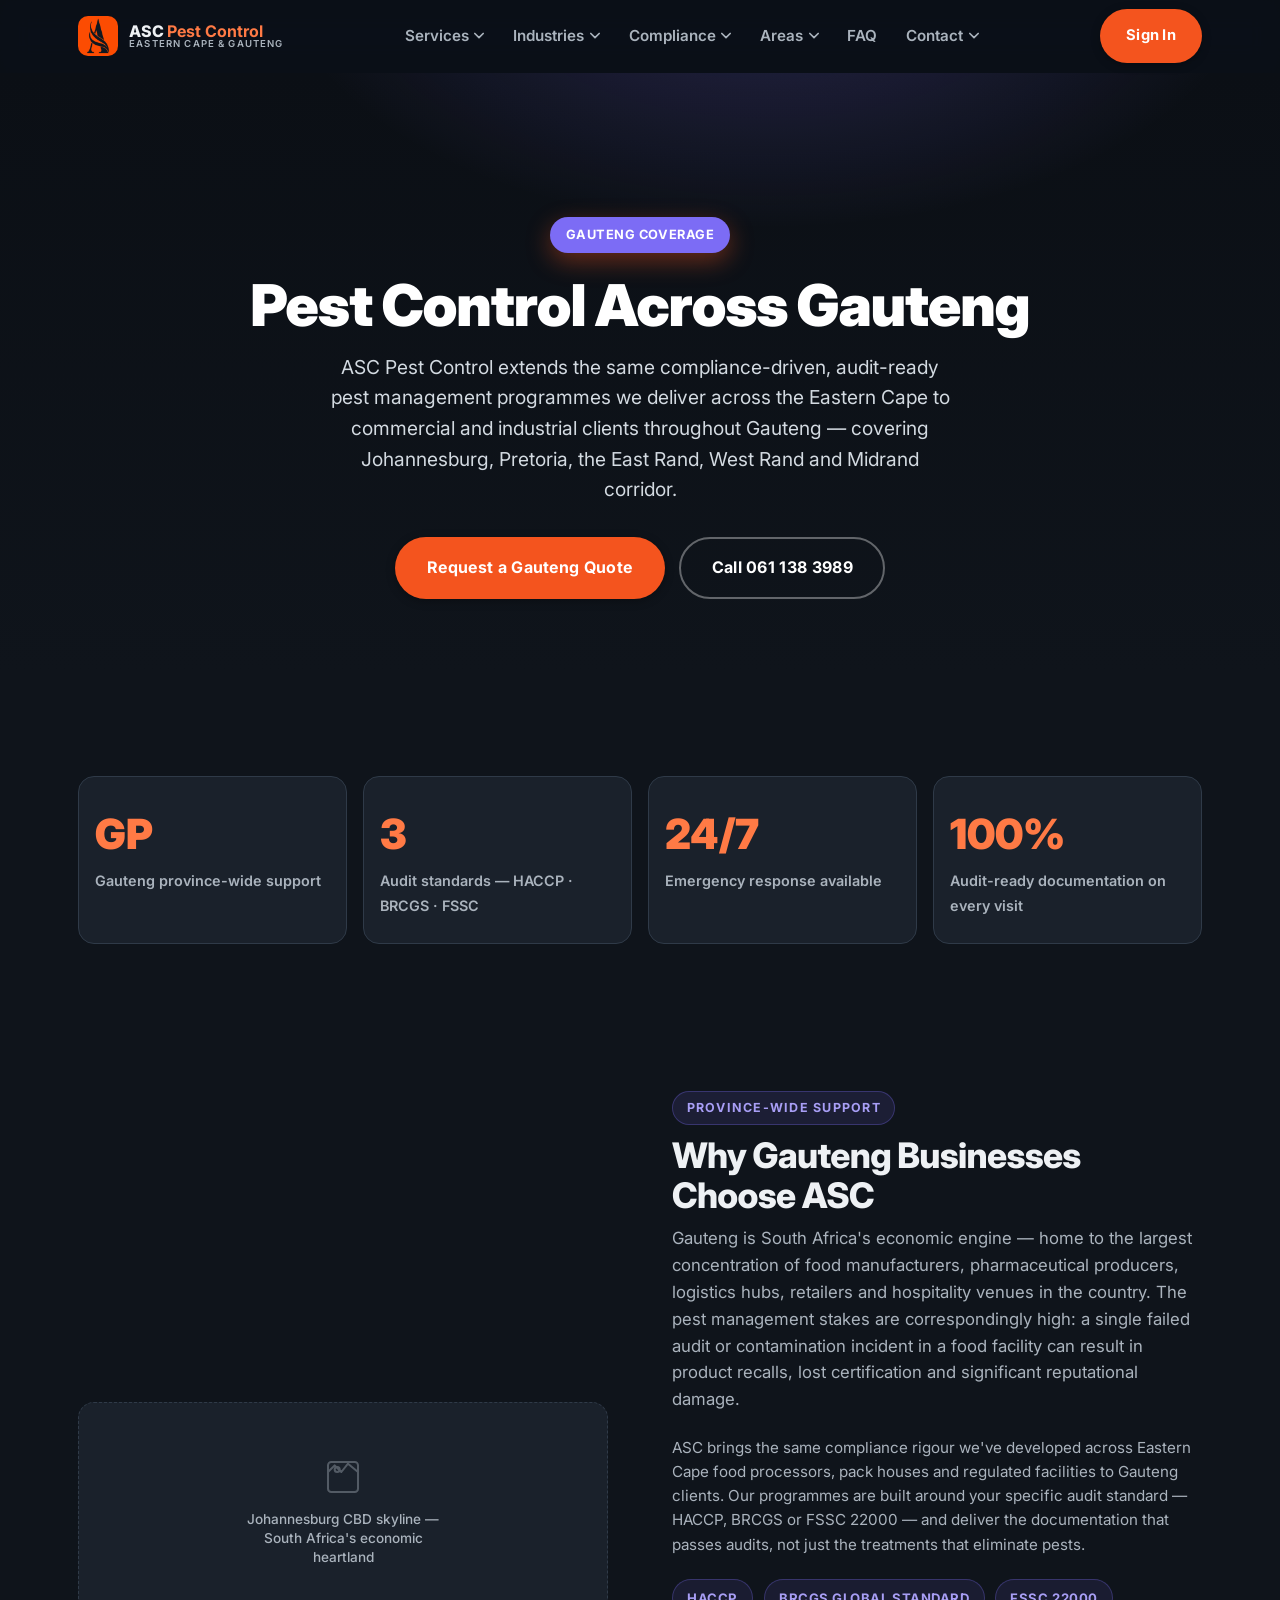
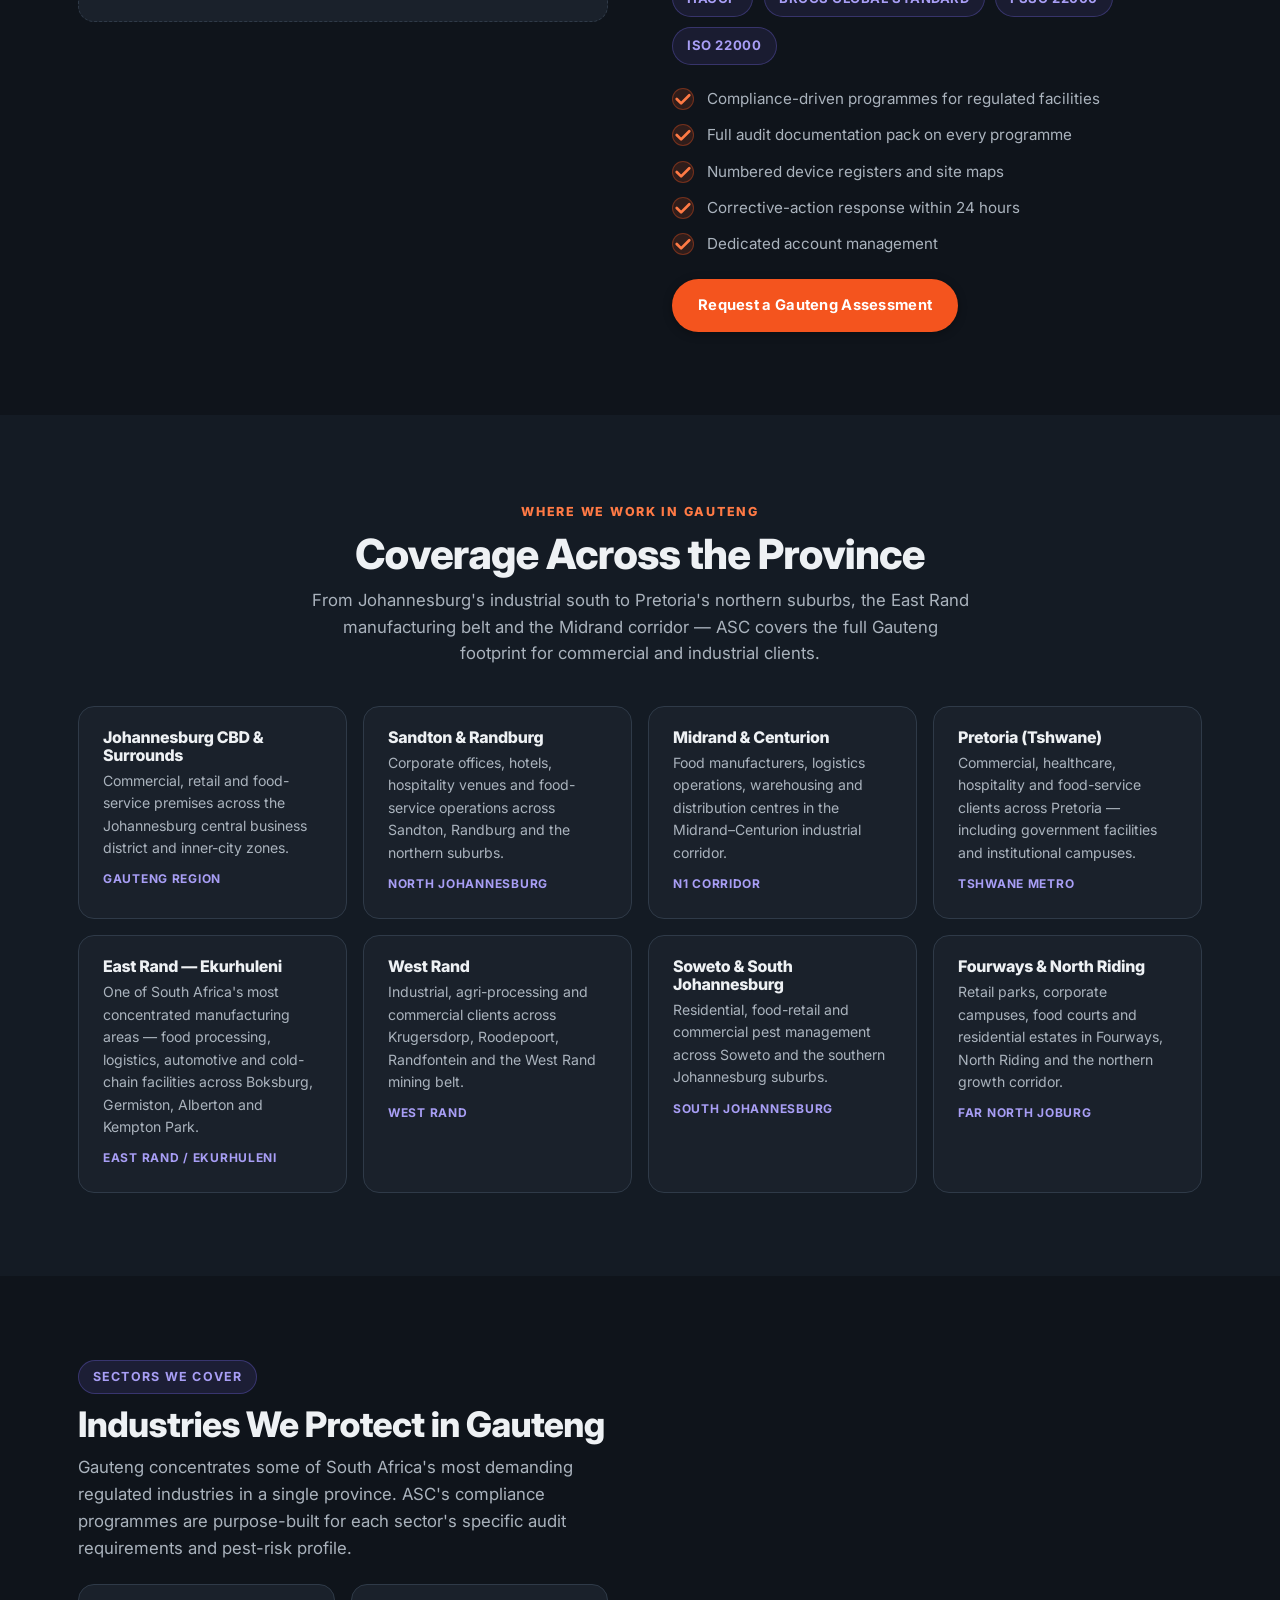
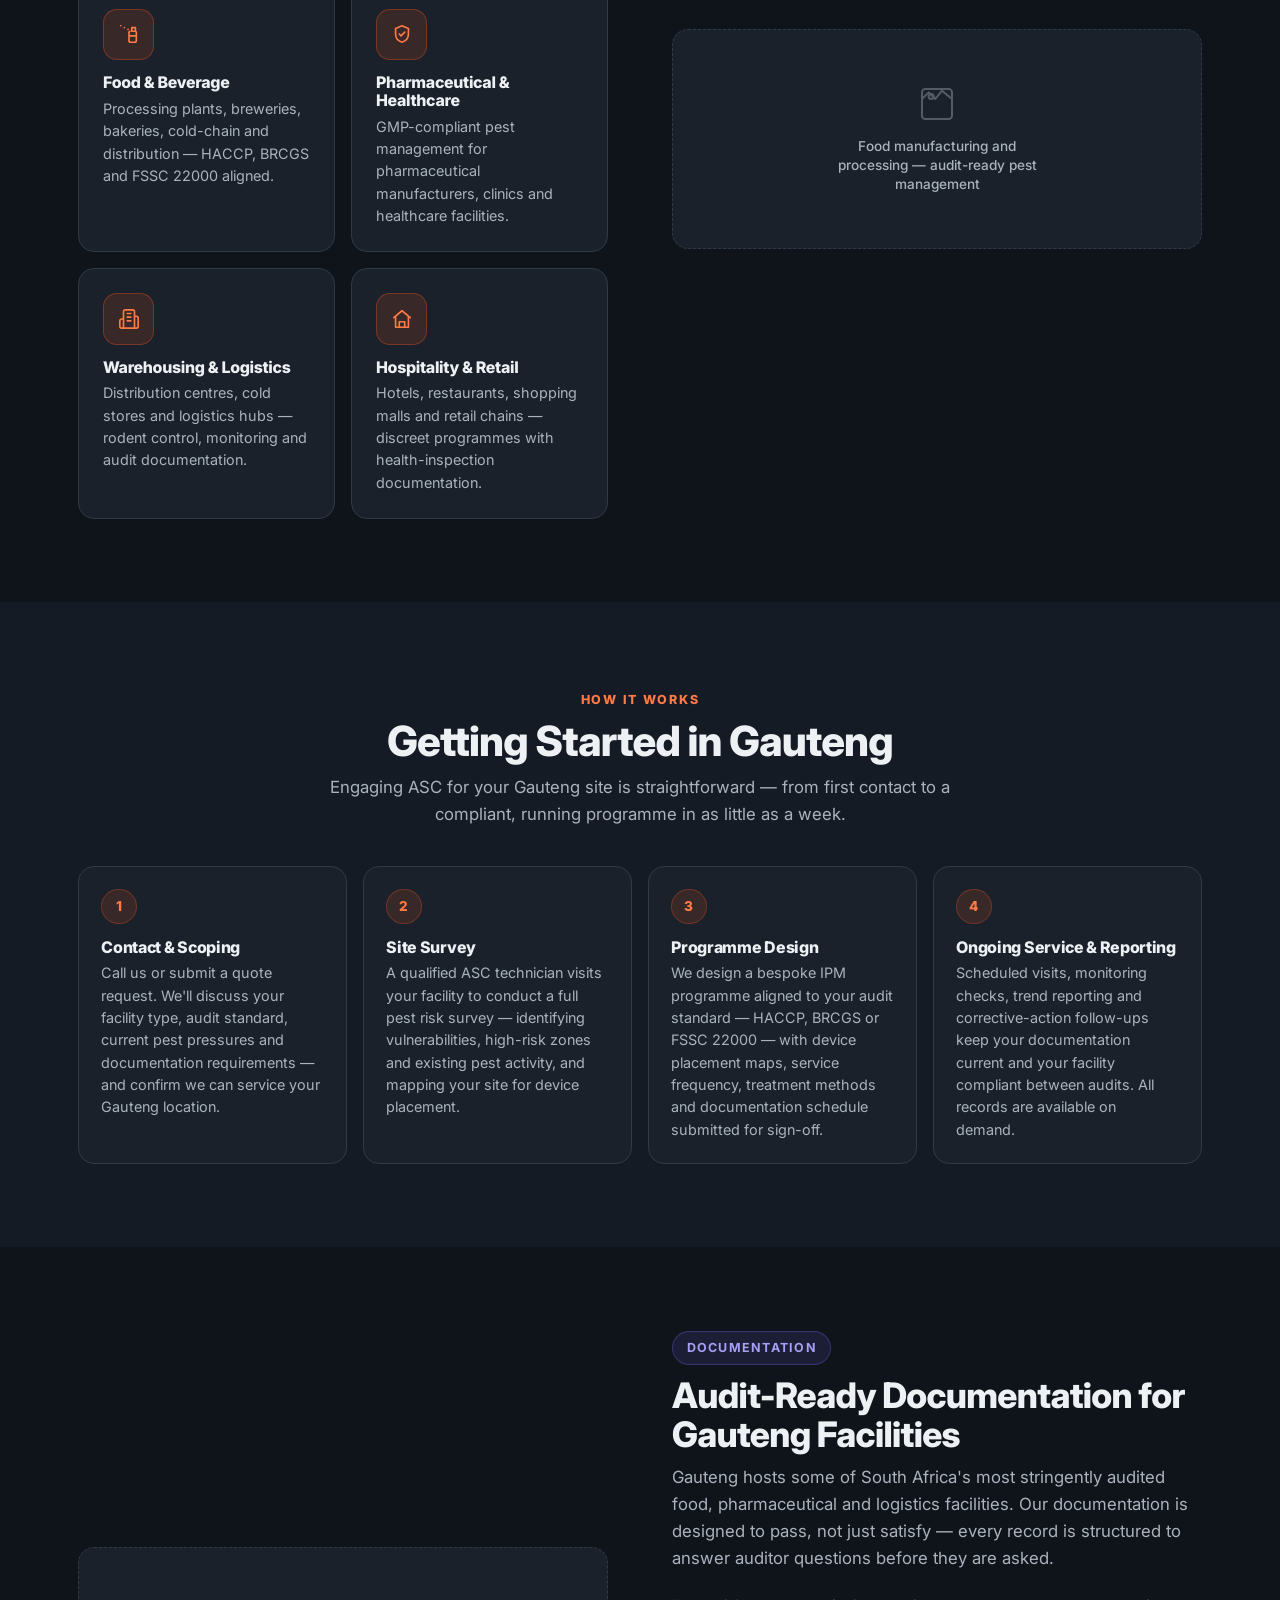
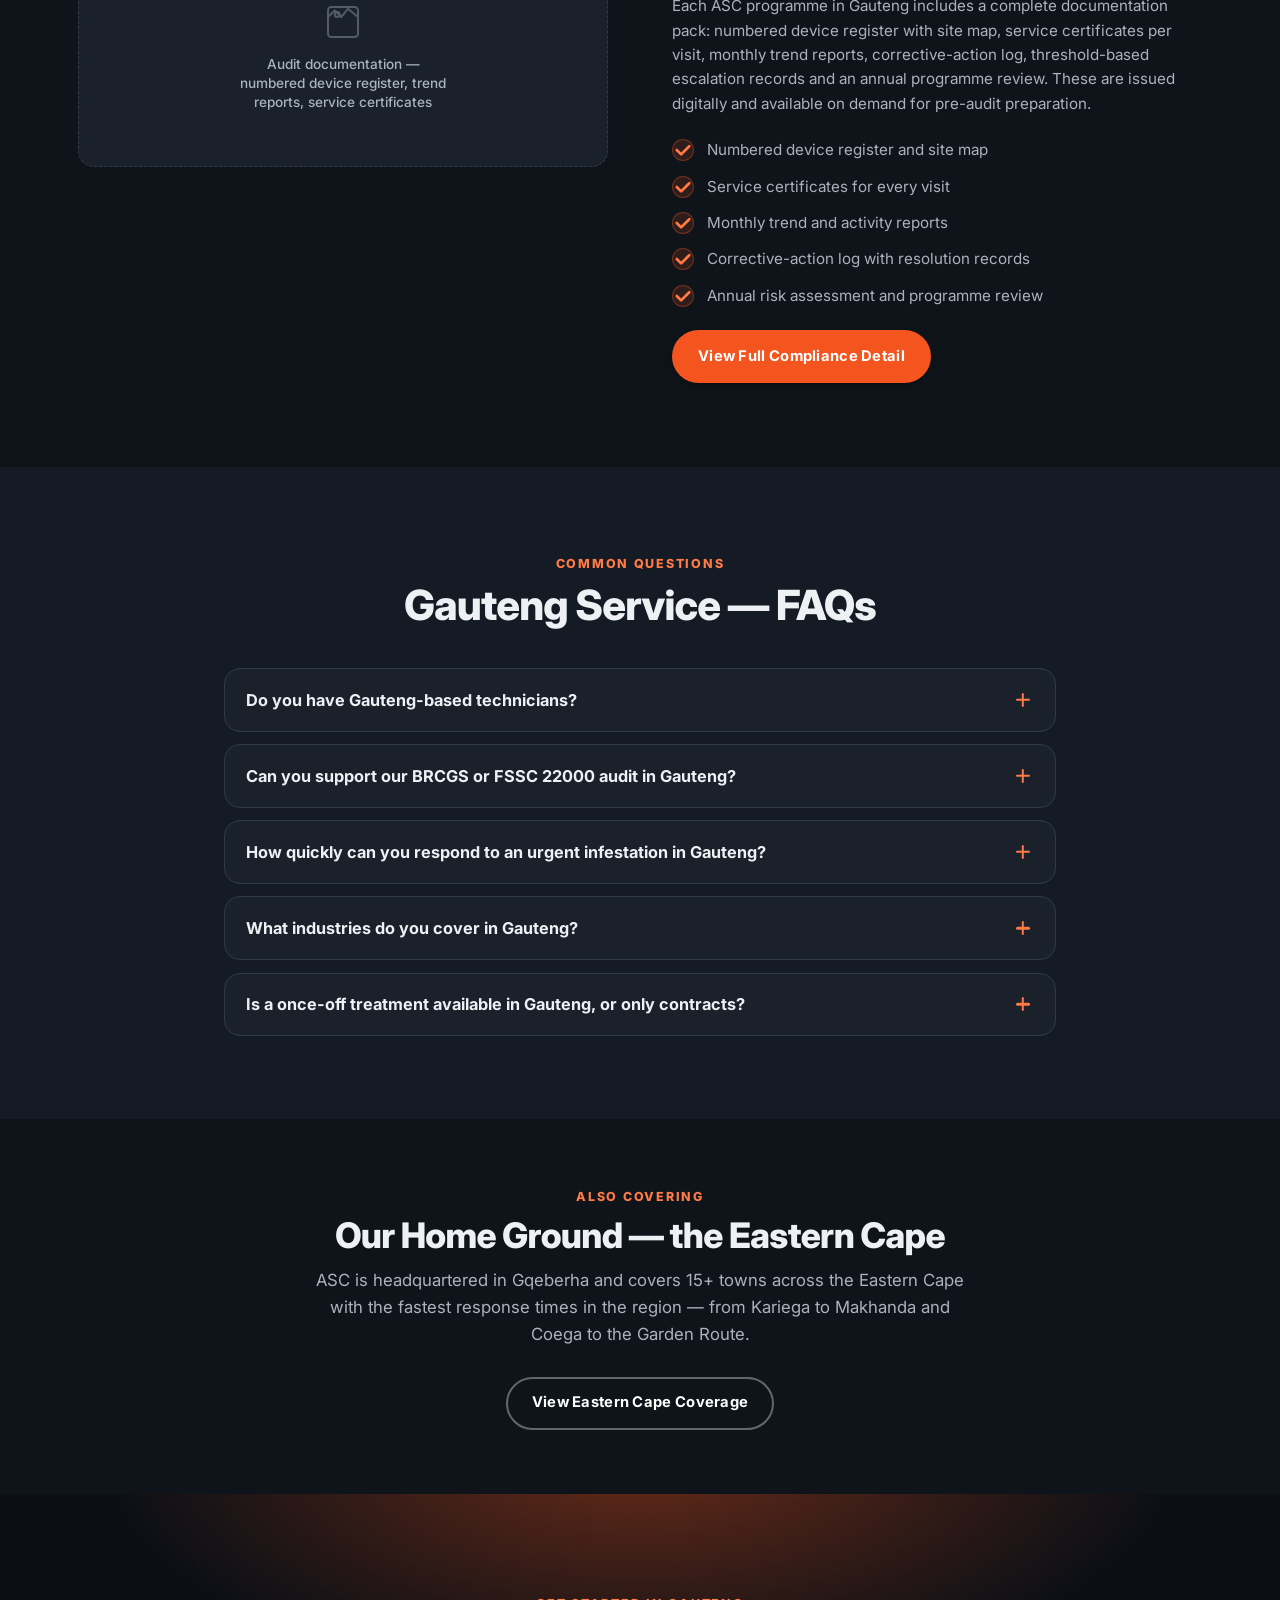
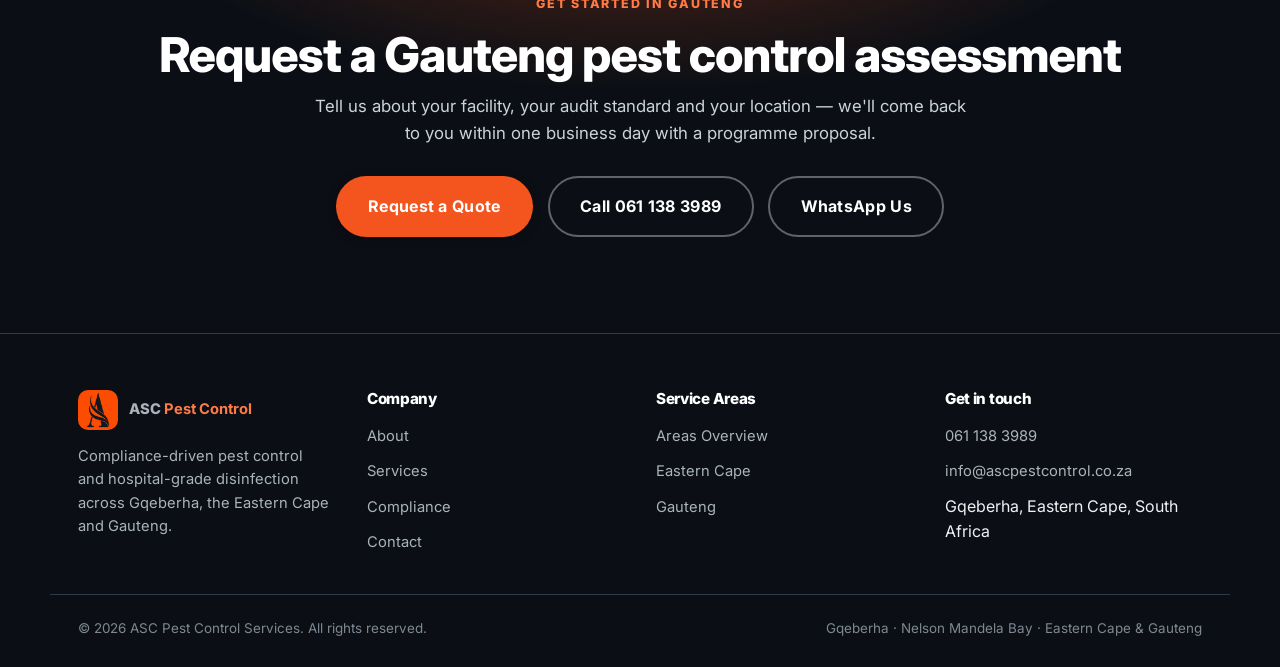
<file: areas-gauteng.html>
<!DOCTYPE html>
<html lang="en-ZA">
<head>
  <meta charset="UTF-8" />
  <meta name="viewport" content="width=device-width, initial-scale=1.0, viewport-fit=cover" />
  <meta name="theme-color" content="#0b0f15" />
  <meta name="color-scheme" content="dark" />
  <title>Gauteng Pest Control | ASC Pest Control — Commercial & Industrial IPM</title>
  <meta name="description" content="ASC Pest Control delivers compliance-driven pest management and hospital-grade disinfection across Gauteng — HACCP, BRCGS and FSSC 22000 aligned programmes for commercial and industrial sites." />
  <link rel="canonical" href="https://ascpestcontrol.co.za/areas-gauteng.html" />
  <link rel="preconnect" href="https://fonts.googleapis.com" />
  <link rel="preconnect" href="https://fonts.gstatic.com" crossorigin />
  <link href="https://fonts.googleapis.com/css2?family=Inter:wght@400;500;600;700;800;900&display=swap" rel="stylesheet" />
  <link rel="stylesheet" href="assets/css/home-v2.css" />
  <link rel="stylesheet" href="assets/css/pages.css" />
  <style>
    .region-section { padding-block: clamp(3rem,2rem + 4vw,5.5rem); }
    .region-section:nth-child(odd) { background: var(--bg); }
    .region-section:nth-child(even) { background: var(--bg-alt); }
    .region-label { display: inline-flex; align-items: center; gap: .5rem; background: rgba(124,108,245,.12); border: 1px solid rgba(124,108,245,.3); color: #a89ef5; font-size: .78rem; font-weight: 700; letter-spacing: .1em; text-transform: uppercase; padding: .38rem .85rem; border-radius: 999px; margin-bottom: .75rem; }
    .region-grid { display: grid; gap: clamp(2rem,1rem + 4vw,4rem); align-items: center; }
    @media (min-width: 56rem) { .region-grid { grid-template-columns: 1fr 1fr; } }
    .region-grid.flip > *:first-child { order: 2; }
    .region-grid.flip > *:last-child  { order: 1; }
    @media (max-width: 55.9rem) { .region-grid.flip > * { order: unset !important; } }
    .region-copy h2 { font-size: clamp(1.5rem,1rem + 2vw,2.2rem); margin-bottom: .55rem; }
    .region-copy .section-lead { margin-bottom: 1.4rem; }
    /* Gauteng-purple accent for std-badges */
    .std-badge.gp { background: rgba(124,108,245,.1); border-color: rgba(124,108,245,.3); color: #a89ef5; }
    /* Coverage area pills — Gauteng */
    .gp-areas { display: flex; flex-wrap: wrap; gap: .55rem; margin: 1.2rem 0 1.6rem; }
    .gp-pill { background: var(--surface); border: 1px solid var(--line); color: var(--muted); font-size: .85rem; font-weight: 600; padding: .45rem .95rem; border-radius: 999px; transition: border-color .2s, color .2s; }
    .gp-pill:hover { border-color: #7c6cf5; color: #a89ef5; }
    /* Process steps */
    .process-steps { display: grid; gap: 1rem; grid-template-columns: repeat(auto-fit, minmax(min(100%,13rem),1fr)); margin-top: 2rem; }
    .process-step { background: var(--surface); border: 1px solid var(--line); border-radius: var(--radius); padding: 1.4rem; position: relative; }
    .process-step .step-num { display: flex; align-items: center; justify-content: center; width: 2.2rem; height: 2.2rem; background: rgba(244,84,30,.14); border: 1px solid rgba(244,84,30,.3); border-radius: 50%; font-size: .85rem; font-weight: 800; color: var(--orange-bright); margin-bottom: .9rem; }
    .process-step h4 { font-size: 1rem; margin-bottom: .35rem; }
    .process-step p { color: var(--muted); font-size: .9rem; line-height: 1.55; }
  </style>
</head>
<body>

<!-- ============================= Header ============================= -->
<header class="site-header" id="siteHeader">
  <div class="container header-inner">
    <a class="logo" href="home-v2.html" aria-label="ASC Pest Control home">
      <img src="logo.png" alt="ASC Pest Control" width="40" height="40" />
      <span class="logo-text">ASC <strong>Pest Control</strong><small>Eastern Cape &amp; Gauteng</small></span>
    </a>
    <nav class="nav-links" aria-label="Primary navigation">
      <div class="nav-item has-dropdown">
        <button class="nav-tab" aria-expanded="false" aria-haspopup="true">Services <svg class="nav-caret" viewBox="0 0 12 8" width="10" height="10" fill="none" stroke="currentColor" stroke-width="2" stroke-linecap="round" stroke-linejoin="round"><path d="M1 1l5 5 5-5"/></svg></button>
        <div class="nav-dropdown" role="menu">
          <a href="services.html#ipm" role="menuitem">Integrated Pest Management</a>
          <a href="services.html#cockroach" role="menuitem">Cockroach Control</a>
          <a href="services.html#rodent" role="menuitem">Rodent Control</a>
          <a href="services.html#termite" role="menuitem">Termite Control</a>
          <a href="services.html#bedbug" role="menuitem">Bed Bug Control</a>
          <a href="services.html#flyant" role="menuitem">Fly &amp; Ant Control</a>
          <a href="services.html#disinfection" role="menuitem">Disinfection</a>
          <a href="services.html#monitoring" role="menuitem">Monitoring &amp; Audit Support</a>
        </div>
      </div>
      <div class="nav-item has-dropdown">
        <button class="nav-tab" aria-expanded="false" aria-haspopup="true">Industries <svg class="nav-caret" viewBox="0 0 12 8" width="10" height="10" fill="none" stroke="currentColor" stroke-width="2" stroke-linecap="round" stroke-linejoin="round"><path d="M1 1l5 5 5-5"/></svg></button>
        <div class="nav-dropdown" role="menu">
          <a href="industries.html#food" role="menuitem">Food &amp; Beverage</a>
          <a href="industries.html#healthcare" role="menuitem">Healthcare</a>
          <a href="industries.html#hospitality" role="menuitem">Hospitality</a>
          <a href="industries.html#education" role="menuitem">Education</a>
          <a href="industries.html#corporate" role="menuitem">Corporate</a>
          <a href="industries.html#retail" role="menuitem">Retail &amp; Public</a>
        </div>
      </div>
      <div class="nav-item has-dropdown">
        <button class="nav-tab" aria-expanded="false" aria-haspopup="true">Compliance <svg class="nav-caret" viewBox="0 0 12 8" width="10" height="10" fill="none" stroke="currentColor" stroke-width="2" stroke-linecap="round" stroke-linejoin="round"><path d="M1 1l5 5 5-5"/></svg></button>
        <div class="nav-dropdown" role="menu">
          <a href="compliance.html#haccp" role="menuitem">HACCP Alignment</a>
          <a href="compliance.html#brcgs" role="menuitem">BRCGS Compliance</a>
          <a href="compliance.html#fssc" role="menuitem">FSSC 22000 Support</a>
          <a href="compliance.html#docs" role="menuitem">Audit Documentation</a>
          <a href="compliance.html#assessment" role="menuitem">Request Compliance Assessment</a>
        </div>
      </div>
      <div class="nav-item has-dropdown">
        <button class="nav-tab" aria-expanded="false" aria-haspopup="true">Areas <svg class="nav-caret" viewBox="0 0 12 8" width="10" height="10" fill="none" stroke="currentColor" stroke-width="2" stroke-linecap="round" stroke-linejoin="round"><path d="M1 1l5 5 5-5"/></svg></button>
        <div class="nav-dropdown" role="menu">
          <a href="areas.html" role="menuitem">Areas Overview</a>
          <a href="areas-eastern-cape.html" role="menuitem">Eastern Cape</a>
          <a href="areas-gauteng.html" role="menuitem">Gauteng</a>
        </div>
      </div>
      <a href="faq.html" class="nav-tab">FAQ</a>
      <div class="nav-item has-dropdown">
        <button class="nav-tab" aria-expanded="false" aria-haspopup="true">Contact <svg class="nav-caret" viewBox="0 0 12 8" width="10" height="10" fill="none" stroke="currentColor" stroke-width="2" stroke-linecap="round" stroke-linejoin="round"><path d="M1 1l5 5 5-5"/></svg></button>
        <div class="nav-dropdown" role="menu">
          <a href="tel:+27611383989" role="menuitem">Call 061 138 3989</a>
          <a href="https://wa.me/27611383989" rel="noopener noreferrer" role="menuitem">WhatsApp Us</a>
          <a href="contact.html#commercial" role="menuitem">Commercial Quote</a>
          <a href="contact.html#residential" role="menuitem">Residential Booking</a>
        </div>
      </div>
    </nav>
    <a class="btn btn-primary header-cta" href="hub/">Sign In</a>
    <button class="nav-toggle" id="navToggle" aria-label="Toggle menu" aria-expanded="false" aria-controls="mobileNav">
      <span></span><span></span><span></span>
    </button>
  </div>
  <nav class="mobile-nav" id="mobileNav" aria-label="Mobile navigation">
    <div class="mnav-item">
      <button class="mnav-tab" aria-expanded="false">Services <svg class="nav-caret" viewBox="0 0 12 8" width="10" height="10" fill="none" stroke="currentColor" stroke-width="2" stroke-linecap="round" stroke-linejoin="round"><path d="M1 1l5 5 5-5"/></svg></button>
      <div class="mnav-sub">
        <a href="services.html#ipm">Integrated Pest Management</a>
        <a href="services.html#cockroach">Cockroach Control</a>
        <a href="services.html#rodent">Rodent Control</a>
        <a href="services.html#termite">Termite Control</a>
        <a href="services.html#bedbug">Bed Bug Control</a>
        <a href="services.html#flyant">Fly &amp; Ant Control</a>
        <a href="services.html#disinfection">Disinfection</a>
        <a href="services.html#monitoring">Monitoring &amp; Audit Support</a>
      </div>
    </div>
    <div class="mnav-item">
      <button class="mnav-tab" aria-expanded="false">Industries <svg class="nav-caret" viewBox="0 0 12 8" width="10" height="10" fill="none" stroke="currentColor" stroke-width="2" stroke-linecap="round" stroke-linejoin="round"><path d="M1 1l5 5 5-5"/></svg></button>
      <div class="mnav-sub">
        <a href="industries.html#food">Food &amp; Beverage</a>
        <a href="industries.html#healthcare">Healthcare</a>
        <a href="industries.html#hospitality">Hospitality</a>
        <a href="industries.html#education">Education</a>
        <a href="industries.html#corporate">Corporate</a>
        <a href="industries.html#retail">Retail &amp; Public</a>
      </div>
    </div>
    <div class="mnav-item">
      <button class="mnav-tab" aria-expanded="false">Compliance <svg class="nav-caret" viewBox="0 0 12 8" width="10" height="10" fill="none" stroke="currentColor" stroke-width="2" stroke-linecap="round" stroke-linejoin="round"><path d="M1 1l5 5 5-5"/></svg></button>
      <div class="mnav-sub">
        <a href="compliance.html#haccp">HACCP Alignment</a>
        <a href="compliance.html#brcgs">BRCGS Compliance</a>
        <a href="compliance.html#fssc">FSSC 22000 Support</a>
        <a href="compliance.html#docs">Audit Documentation</a>
      </div>
    </div>
    <div class="mnav-item">
      <button class="mnav-tab" aria-expanded="false">Areas <svg class="nav-caret" viewBox="0 0 12 8" width="10" height="10" fill="none" stroke="currentColor" stroke-width="2" stroke-linecap="round" stroke-linejoin="round"><path d="M1 1l5 5 5-5"/></svg></button>
      <div class="mnav-sub">
        <a href="areas.html">Areas Overview</a>
        <a href="areas-eastern-cape.html">Eastern Cape</a>
        <a href="areas-gauteng.html">Gauteng</a>
      </div>
    </div>
    <a href="faq.html">FAQ</a>
    <div class="mnav-item">
      <button class="mnav-tab" aria-expanded="false">Contact <svg class="nav-caret" viewBox="0 0 12 8" width="10" height="10" fill="none" stroke="currentColor" stroke-width="2" stroke-linecap="round" stroke-linejoin="round"><path d="M1 1l5 5 5-5"/></svg></button>
      <div class="mnav-sub">
        <a href="tel:+27611383989">Call 061 138 3989</a>
        <a href="https://wa.me/27611383989">WhatsApp Us</a>
        <a href="contact.html#commercial">Commercial Quote</a>
        <a href="contact.html#residential">Residential Booking</a>
      </div>
    </div>
    <a class="btn btn-primary" href="hub/">Sign In</a>
  </nav>
</header>

<main>

  <!-- Page Hero -->
  <section class="page-hero" style="background: radial-gradient(900px 500px at 60% -20%, rgba(124,108,245,.25), transparent 55%), linear-gradient(180deg, var(--ink-950) 0%, var(--bg) 100%);">
    <div class="container">
      <span class="badge" style="background: #7c6cf5;">Gauteng Coverage</span>
      <h1>Pest Control Across Gauteng</h1>
      <p class="hero-lead">ASC Pest Control extends the same compliance-driven, audit-ready pest management programmes we deliver across the Eastern Cape to commercial and industrial clients throughout Gauteng — covering Johannesburg, Pretoria, the East Rand, West Rand and Midrand corridor.</p>
      <div class="page-hero-actions">
        <a class="btn btn-primary btn-lg" href="contact.html#commercial">Request a Gauteng Quote</a>
        <a class="btn btn-outline-light btn-lg" href="tel:+27611383989">Call 061 138 3989</a>
      </div>
    </div>
  </section>

  <!-- Stats -->
  <section style="padding-block: clamp(2.5rem,2rem + 3vw,4rem); background: var(--bg);">
    <div class="container">
      <div class="stats">
        <div class="stat"><strong>GP</strong><span>Gauteng province-wide support</span></div>
        <div class="stat"><strong>3</strong><span>Audit standards — HACCP · BRCGS · FSSC</span></div>
        <div class="stat"><strong>24/7</strong><span>Emergency response available</span></div>
        <div class="stat"><strong>100%</strong><span>Audit-ready documentation on every visit</span></div>
      </div>
    </div>
  </section>

  <!-- Overview -->
  <section class="region-section" id="overview">
    <div class="container">
      <div class="region-grid">
        <div class="img-placeholder" data-label="Gauteng skyline — Johannesburg CBD and financial district at night">
          <svg viewBox="0 0 24 24" width="40" height="40" fill="none" stroke="currentColor" stroke-width="1.2" stroke-linecap="round" stroke-linejoin="round" opacity="0.4"><rect x="3" y="3" width="18" height="18" rx="2"/><path d="M3 9l4-4 4 4 4-5 6 5"/><circle cx="8.5" cy="7.5" r="1.5"/></svg>
          <span>Johannesburg CBD skyline — South Africa's economic heartland</span>
        </div>
        <div class="region-copy">
          <span class="region-label">Province-Wide Support</span>
          <h2>Why Gauteng Businesses Choose ASC</h2>
          <p class="section-lead">Gauteng is South Africa's economic engine — home to the largest concentration of food manufacturers, pharmaceutical producers, logistics hubs, retailers and hospitality venues in the country. The pest management stakes are correspondingly high: a single failed audit or contamination incident in a food facility can result in product recalls, lost certification and significant reputational damage.</p>
          <p style="color:var(--muted); font-size:.95rem; margin-bottom:1.4rem;">ASC brings the same compliance rigour we've developed across Eastern Cape food processors, pack houses and regulated facilities to Gauteng clients. Our programmes are built around your specific audit standard — HACCP, BRCGS or FSSC 22000 — and deliver the documentation that passes audits, not just the treatments that eliminate pests.</p>
          <div class="standard-badges" style="margin-bottom:1.4rem;">
            <span class="std-badge gp">HACCP</span>
            <span class="std-badge gp">BRCGS Global Standard</span>
            <span class="std-badge gp">FSSC 22000</span>
            <span class="std-badge gp">ISO 22000</span>
          </div>
          <ul class="feature-list">
            <li>Compliance-driven programmes for regulated facilities</li>
            <li>Full audit documentation pack on every programme</li>
            <li>Numbered device registers and site maps</li>
            <li>Corrective-action response within 24 hours</li>
            <li>Dedicated account management</li>
          </ul>
          <a class="btn btn-primary" href="contact.html#commercial">Request a Gauteng Assessment</a>
        </div>
      </div>
    </div>
  </section>

  <!-- Coverage areas -->
  <section style="padding-block: clamp(3rem,2rem + 4vw,5.5rem); background: var(--bg-alt);" id="coverage">
    <div class="container">
      <div class="section-head">
        <span class="eyebrow">Where We Work in Gauteng</span>
        <h2>Coverage Across the Province</h2>
        <p class="section-lead">From Johannesburg's industrial south to Pretoria's northern suburbs, the East Rand manufacturing belt and the Midrand corridor — ASC covers the full Gauteng footprint for commercial and industrial clients.</p>
      </div>
      <div class="area-cards">
        <div class="area-card">
          <h3>Johannesburg CBD &amp; Surrounds</h3>
          <p>Commercial, retail and food-service premises across the Johannesburg central business district and inner-city zones.</p>
          <span class="area-tag" style="color:#a89ef5;">Gauteng Region</span>
        </div>
        <div class="area-card">
          <h3>Sandton &amp; Randburg</h3>
          <p>Corporate offices, hotels, hospitality venues and food-service operations across Sandton, Randburg and the northern suburbs.</p>
          <span class="area-tag" style="color:#a89ef5;">North Johannesburg</span>
        </div>
        <div class="area-card">
          <h3>Midrand &amp; Centurion</h3>
          <p>Food manufacturers, logistics operations, warehousing and distribution centres in the Midrand–Centurion industrial corridor.</p>
          <span class="area-tag" style="color:#a89ef5;">N1 Corridor</span>
        </div>
        <div class="area-card">
          <h3>Pretoria (Tshwane)</h3>
          <p>Commercial, healthcare, hospitality and food-service clients across Pretoria — including government facilities and institutional campuses.</p>
          <span class="area-tag" style="color:#a89ef5;">Tshwane Metro</span>
        </div>
        <div class="area-card">
          <h3>East Rand — Ekurhuleni</h3>
          <p>One of South Africa's most concentrated manufacturing areas — food processing, logistics, automotive and cold-chain facilities across Boksburg, Germiston, Alberton and Kempton Park.</p>
          <span class="area-tag" style="color:#a89ef5;">East Rand / Ekurhuleni</span>
        </div>
        <div class="area-card">
          <h3>West Rand</h3>
          <p>Industrial, agri-processing and commercial clients across Krugersdorp, Roodepoort, Randfontein and the West Rand mining belt.</p>
          <span class="area-tag" style="color:#a89ef5;">West Rand</span>
        </div>
        <div class="area-card">
          <h3>Soweto &amp; South Johannesburg</h3>
          <p>Residential, food-retail and commercial pest management across Soweto and the southern Johannesburg suburbs.</p>
          <span class="area-tag" style="color:#a89ef5;">South Johannesburg</span>
        </div>
        <div class="area-card">
          <h3>Fourways &amp; North Riding</h3>
          <p>Retail parks, corporate campuses, food courts and residential estates in Fourways, North Riding and the northern growth corridor.</p>
          <span class="area-tag" style="color:#a89ef5;">Far North Joburg</span>
        </div>
      </div>
    </div>
  </section>

  <!-- Industries served in Gauteng -->
  <section class="region-section" id="industries">
    <div class="container">
      <div class="region-grid flip">
        <div class="img-placeholder" data-label="Food manufacturing facility — production line and compliance documentation">
          <svg viewBox="0 0 24 24" width="40" height="40" fill="none" stroke="currentColor" stroke-width="1.2" stroke-linecap="round" stroke-linejoin="round" opacity="0.4"><rect x="3" y="3" width="18" height="18" rx="2"/><path d="M3 9l4-4 4 4 4-5 6 5"/><circle cx="8.5" cy="7.5" r="1.5"/></svg>
          <span>Food manufacturing and processing — audit-ready pest management</span>
        </div>
        <div class="region-copy">
          <span class="region-label">Sectors We Cover</span>
          <h2>Industries We Protect in Gauteng</h2>
          <p class="section-lead">Gauteng concentrates some of South Africa's most demanding regulated industries in a single province. ASC's compliance programmes are purpose-built for each sector's specific audit requirements and pest-risk profile.</p>
          <div class="info-grid" style="margin-top:1.4rem;">
            <div class="info-card">
              <div class="card-icon">
                <svg viewBox="0 0 24 24" width="22" height="22" fill="none" stroke="currentColor" stroke-width="1.8" stroke-linecap="round" stroke-linejoin="round"><path d="M3 3h.01"/><path d="M7 5h.01"/><path d="M11 7h.01"/><rect width="4" height="4" x="15" y="5"/><path d="m19 9 1 1v9a2 2 0 0 1-2 2h-4a2 2 0 0 1-2-2v-9l1-1"/><path d="M13 14h6"/></svg>
              </div>
              <h3>Food &amp; Beverage</h3>
              <p>Processing plants, breweries, bakeries, cold-chain and distribution — HACCP, BRCGS and FSSC 22000 aligned.</p>
            </div>
            <div class="info-card">
              <div class="card-icon">
                <svg viewBox="0 0 24 24" width="22" height="22" fill="none" stroke="currentColor" stroke-width="1.8" stroke-linecap="round" stroke-linejoin="round"><path d="M12 21c-4.6-1.6-7-4.9-7-9V6l7-3 7 3v6c0 4.1-2.4 7.4-7 9Z"/><path d="m9 12 2 2 4-4"/></svg>
              </div>
              <h3>Pharmaceutical &amp; Healthcare</h3>
              <p>GMP-compliant pest management for pharmaceutical manufacturers, clinics and healthcare facilities.</p>
            </div>
            <div class="info-card">
              <div class="card-icon">
                <svg viewBox="0 0 24 24" width="22" height="22" fill="none" stroke="currentColor" stroke-width="1.8" stroke-linecap="round" stroke-linejoin="round"><path d="M6 22V4a2 2 0 0 1 2-2h8a2 2 0 0 1 2 2v18Z"/><path d="M6 12H4a2 2 0 0 0-2 2v6a2 2 0 0 0 2 2h2"/><path d="M18 9h2a2 2 0 0 1 2 2v9a2 2 0 0 1-2 2h-2"/><path d="M10 6h4M10 10h4M10 14h4"/></svg>
              </div>
              <h3>Warehousing &amp; Logistics</h3>
              <p>Distribution centres, cold stores and logistics hubs — rodent control, monitoring and audit documentation.</p>
            </div>
            <div class="info-card">
              <div class="card-icon">
                <svg viewBox="0 0 24 24" width="22" height="22" fill="none" stroke="currentColor" stroke-width="1.8" stroke-linecap="round" stroke-linejoin="round"><path d="M3 10.5 12 3l9 7.5"/><path d="M5 9.5V21h14V9.5"/><path d="M9 21v-6h6v6"/></svg>
              </div>
              <h3>Hospitality &amp; Retail</h3>
              <p>Hotels, restaurants, shopping malls and retail chains — discreet programmes with health-inspection documentation.</p>
            </div>
          </div>
        </div>
      </div>
    </div>
  </section>

  <!-- How we work in Gauteng -->
  <section style="padding-block: clamp(3rem,2rem + 4vw,5.5rem); background: var(--bg-alt);" id="process">
    <div class="container">
      <div class="section-head">
        <span class="eyebrow">How It Works</span>
        <h2>Getting Started in Gauteng</h2>
        <p class="section-lead">Engaging ASC for your Gauteng site is straightforward — from first contact to a compliant, running programme in as little as a week.</p>
      </div>
      <div class="process-steps">
        <div class="process-step">
          <div class="step-num">1</div>
          <h4>Contact &amp; Scoping</h4>
          <p>Call us or submit a quote request. We'll discuss your facility type, audit standard, current pest pressures and documentation requirements — and confirm we can service your Gauteng location.</p>
        </div>
        <div class="process-step">
          <div class="step-num">2</div>
          <h4>Site Survey</h4>
          <p>A qualified ASC technician visits your facility to conduct a full pest risk survey — identifying vulnerabilities, high-risk zones and existing pest activity, and mapping your site for device placement.</p>
        </div>
        <div class="process-step">
          <div class="step-num">3</div>
          <h4>Programme Design</h4>
          <p>We design a bespoke IPM programme aligned to your audit standard — HACCP, BRCGS or FSSC 22000 — with device placement maps, service frequency, treatment methods and documentation schedule submitted for sign-off.</p>
        </div>
        <div class="process-step">
          <div class="step-num">4</div>
          <h4>Ongoing Service &amp; Reporting</h4>
          <p>Scheduled visits, monitoring checks, trend reporting and corrective-action follow-ups keep your documentation current and your facility compliant between audits. All records are available on demand.</p>
        </div>
      </div>
    </div>
  </section>

  <!-- Compliance highlight -->
  <section class="region-section" id="compliance">
    <div class="container">
      <div class="region-grid">
        <div class="img-placeholder" data-label="Compliance documentation — audit-ready pest management records and site maps">
          <svg viewBox="0 0 24 24" width="40" height="40" fill="none" stroke="currentColor" stroke-width="1.2" stroke-linecap="round" stroke-linejoin="round" opacity="0.4"><rect x="3" y="3" width="18" height="18" rx="2"/><path d="M3 9l4-4 4 4 4-5 6 5"/><circle cx="8.5" cy="7.5" r="1.5"/></svg>
          <span>Audit documentation — numbered device register, trend reports, service certificates</span>
        </div>
        <div class="region-copy">
          <span class="region-label">Documentation</span>
          <h2>Audit-Ready Documentation for Gauteng Facilities</h2>
          <p class="section-lead">Gauteng hosts some of South Africa's most stringently audited food, pharmaceutical and logistics facilities. Our documentation is designed to pass, not just satisfy — every record is structured to answer auditor questions before they are asked.</p>
          <p style="color:var(--muted); font-size:.95rem; margin-bottom:1.4rem;">Each ASC programme in Gauteng includes a complete documentation pack: numbered device register with site map, service certificates per visit, monthly trend reports, corrective-action log, threshold-based escalation records and an annual programme review. These are issued digitally and available on demand for pre-audit preparation.</p>
          <ul class="feature-list">
            <li>Numbered device register and site map</li>
            <li>Service certificates for every visit</li>
            <li>Monthly trend and activity reports</li>
            <li>Corrective-action log with resolution records</li>
            <li>Annual risk assessment and programme review</li>
          </ul>
          <a class="btn btn-primary" href="compliance.html">View Full Compliance Detail</a>
        </div>
      </div>
    </div>
  </section>

  <!-- FAQ for Gauteng -->
  <section style="padding-block: clamp(3rem,2rem + 4vw,5.5rem); background: var(--bg-alt);">
    <div class="container">
      <div class="section-head">
        <span class="eyebrow">Common Questions</span>
        <h2>Gauteng Service — FAQs</h2>
      </div>
      <div class="faq" style="max-width:52rem; margin-inline:auto;">
        <details>
          <summary>Do you have Gauteng-based technicians?<span class="faq-ico" aria-hidden="true"></span></summary>
          <div class="faq-a"><p>We service Gauteng from our Eastern Cape operation, deploying qualified technicians for site visits by arrangement. For ongoing compliance programmes, scheduled visits are coordinated to ensure regular, consistent coverage. Contact us to discuss the frequency and timing that suits your facility.</p></div>
        </details>
        <details>
          <summary>Can you support our BRCGS or FSSC 22000 audit in Gauteng?<span class="faq-ico" aria-hidden="true"></span></summary>
          <div class="faq-a"><p>Yes. Our programmes are specifically structured around BRCGS Clause 4.13 and FSSC 22000 pest management requirements. We provide a complete documentation pack, attend pre-audit walkthroughs and respond to corrective-action findings within agreed timeframes — exactly as we do for our Eastern Cape compliance clients.</p></div>
        </details>
        <details>
          <summary>How quickly can you respond to an urgent infestation in Gauteng?<span class="faq-ico" aria-hidden="true"></span></summary>
          <div class="faq-a"><p>For urgent infestations at existing Gauteng clients, we prioritise rapid response — contact us directly on 061 138 3989 or via WhatsApp. For new Gauteng enquiries, we will advise on the fastest available response and, where necessary, coordinate a trusted local partner to provide immediate assistance.</p></div>
        </details>
        <details>
          <summary>What industries do you cover in Gauteng?<span class="faq-ico" aria-hidden="true"></span></summary>
          <div class="faq-a"><p>We focus on commercial and industrial sectors in Gauteng — food and beverage manufacturers, pharmaceutical facilities, warehousing and logistics, hospitality and retail. For residential clients in Gauteng, we recommend contacting a locally-based specialist, though we can advise on what to look for.</p></div>
        </details>
        <details>
          <summary>Is a once-off treatment available in Gauteng, or only contracts?<span class="faq-ico" aria-hidden="true"></span></summary>
          <div class="faq-a"><p>Both options are available. We offer once-off knockdown treatments as well as ongoing maintenance contracts. For regulated facilities with audit requirements, an ongoing programme with documentation is strongly recommended — but we can start with a once-off assessment and discuss the right ongoing programme from there.</p></div>
        </details>
      </div>
    </div>
  </section>

  <!-- Eastern Cape link -->
  <section style="background: var(--bg); padding-block: clamp(2.5rem,2rem + 3vw,4rem);">
    <div class="container" style="text-align:center; max-width:48rem;">
      <span class="eyebrow">Also Covering</span>
      <h2 style="font-size:clamp(1.5rem,1rem + 2vw,2.2rem); margin-bottom:.7rem;">Our Home Ground — the Eastern Cape</h2>
      <p class="section-lead" style="margin: 0 auto 1.8rem;">ASC is headquartered in Gqeberha and covers 15+ towns across the Eastern Cape with the fastest response times in the region — from Kariega to Makhanda and Coega to the Garden Route.</p>
      <a class="btn btn-outline-light" href="areas-eastern-cape.html">View Eastern Cape Coverage</a>
    </div>
  </section>

  <!-- Page CTA -->
  <section class="page-cta">
    <div class="container">
      <span class="eyebrow">Get Started in Gauteng</span>
      <h2>Request a Gauteng pest control assessment</h2>
      <p class="section-lead">Tell us about your facility, your audit standard and your location — we'll come back to you within one business day with a programme proposal.</p>
      <div class="page-cta-actions">
        <a class="btn btn-primary btn-lg" href="contact.html#commercial">Request a Quote</a>
        <a class="btn btn-outline-light btn-lg" href="tel:+27611383989">Call 061 138 3989</a>
        <a class="btn btn-outline-light btn-lg" href="https://wa.me/27611383989" rel="noopener noreferrer">WhatsApp Us</a>
      </div>
    </div>
  </section>

</main>

<!-- Footer -->
<footer class="site-footer" id="site-footer">
  <div class="container footer-grid">
    <div>
      <a class="logo logo--footer" href="home-v2.html">
        <img src="logo.png" alt="ASC Pest Control" width="38" height="38" />
        <span class="logo-text">ASC <strong>Pest Control</strong></span>
      </a>
      <p class="footer-note">Compliance-driven pest control and hospital-grade disinfection across Gqeberha, the Eastern Cape and Gauteng.</p>
    </div>
    <div>
      <h4>Company</h4>
      <ul>
        <li><a href="home-v2.html#about">About</a></li>
        <li><a href="services.html">Services</a></li>
        <li><a href="compliance.html">Compliance</a></li>
        <li><a href="contact.html">Contact</a></li>
      </ul>
    </div>
    <div>
      <h4>Service Areas</h4>
      <ul>
        <li><a href="areas.html">Areas Overview</a></li>
        <li><a href="areas-eastern-cape.html">Eastern Cape</a></li>
        <li><a href="areas-gauteng.html">Gauteng</a></li>
      </ul>
    </div>
    <div>
      <h4>Get in touch</h4>
      <ul>
        <li><a href="tel:+27611383989">061 138 3989</a></li>
        <li><a href="mailto:info@ascpestcontrol.co.za">info@ascpestcontrol.co.za</a></li>
        <li>Gqeberha, Eastern Cape, South Africa</li>
      </ul>
    </div>
  </div>
  <div class="container footer-bottom">
    <span>&copy; <span class="year"></span> ASC Pest Control Services. All rights reserved.</span>
    <span>Gqeberha &middot; Nelson Mandela Bay &middot; Eastern Cape &amp; Gauteng</span>
  </div>
</footer>

<script>
  document.querySelectorAll('.year').forEach(el => el.textContent = new Date().getFullYear());
  (function() {
    var items = document.querySelectorAll('.nav-item.has-dropdown');
    function closeAll(except) { items.forEach(function(it) { if (it !== except) { it.classList.remove('open'); var b = it.querySelector('.nav-tab'); if(b) b.setAttribute('aria-expanded','false'); } }); }
    items.forEach(function(item) {
      var btn = item.querySelector('.nav-tab');
      if (!btn) return;
      btn.addEventListener('click', function(e) { e.stopPropagation(); var isOpen = item.classList.contains('open'); closeAll(item); item.classList.toggle('open', !isOpen); btn.setAttribute('aria-expanded', String(!isOpen)); });
      item.querySelectorAll('.nav-dropdown a').forEach(function(a) { a.addEventListener('click', function() { closeAll(); }); });
    });
    document.addEventListener('click', function() { closeAll(); });
    document.addEventListener('keydown', function(e) { if (e.key === 'Escape') closeAll(); });
  })();
  const toggle = document.getElementById('navToggle');
  const mobileNav = document.getElementById('mobileNav');
  toggle.addEventListener('click', () => { const open = mobileNav.classList.toggle('open'); toggle.classList.toggle('is-open', open); toggle.setAttribute('aria-expanded', String(open)); });
  mobileNav.querySelectorAll('.mnav-tab').forEach((btn) => {
    btn.addEventListener('click', () => { const item = btn.closest('.mnav-item'); const isOpen = item.classList.contains('open'); mobileNav.querySelectorAll('.mnav-item').forEach(it => it.classList.remove('open')); item.classList.toggle('open', !isOpen); btn.setAttribute('aria-expanded', String(!isOpen)); });
  });
  mobileNav.querySelectorAll('a').forEach((a) => a.addEventListener('click', () => { mobileNav.classList.remove('open'); toggle.classList.remove('is-open'); toggle.setAttribute('aria-expanded', 'false'); }));
  const header = document.getElementById('siteHeader');
  const onScroll = () => header.classList.toggle('scrolled', window.scrollY > 8);
  onScroll(); window.addEventListener('scroll', onScroll, { passive: true });
</script>
</body>
</html>
</file>
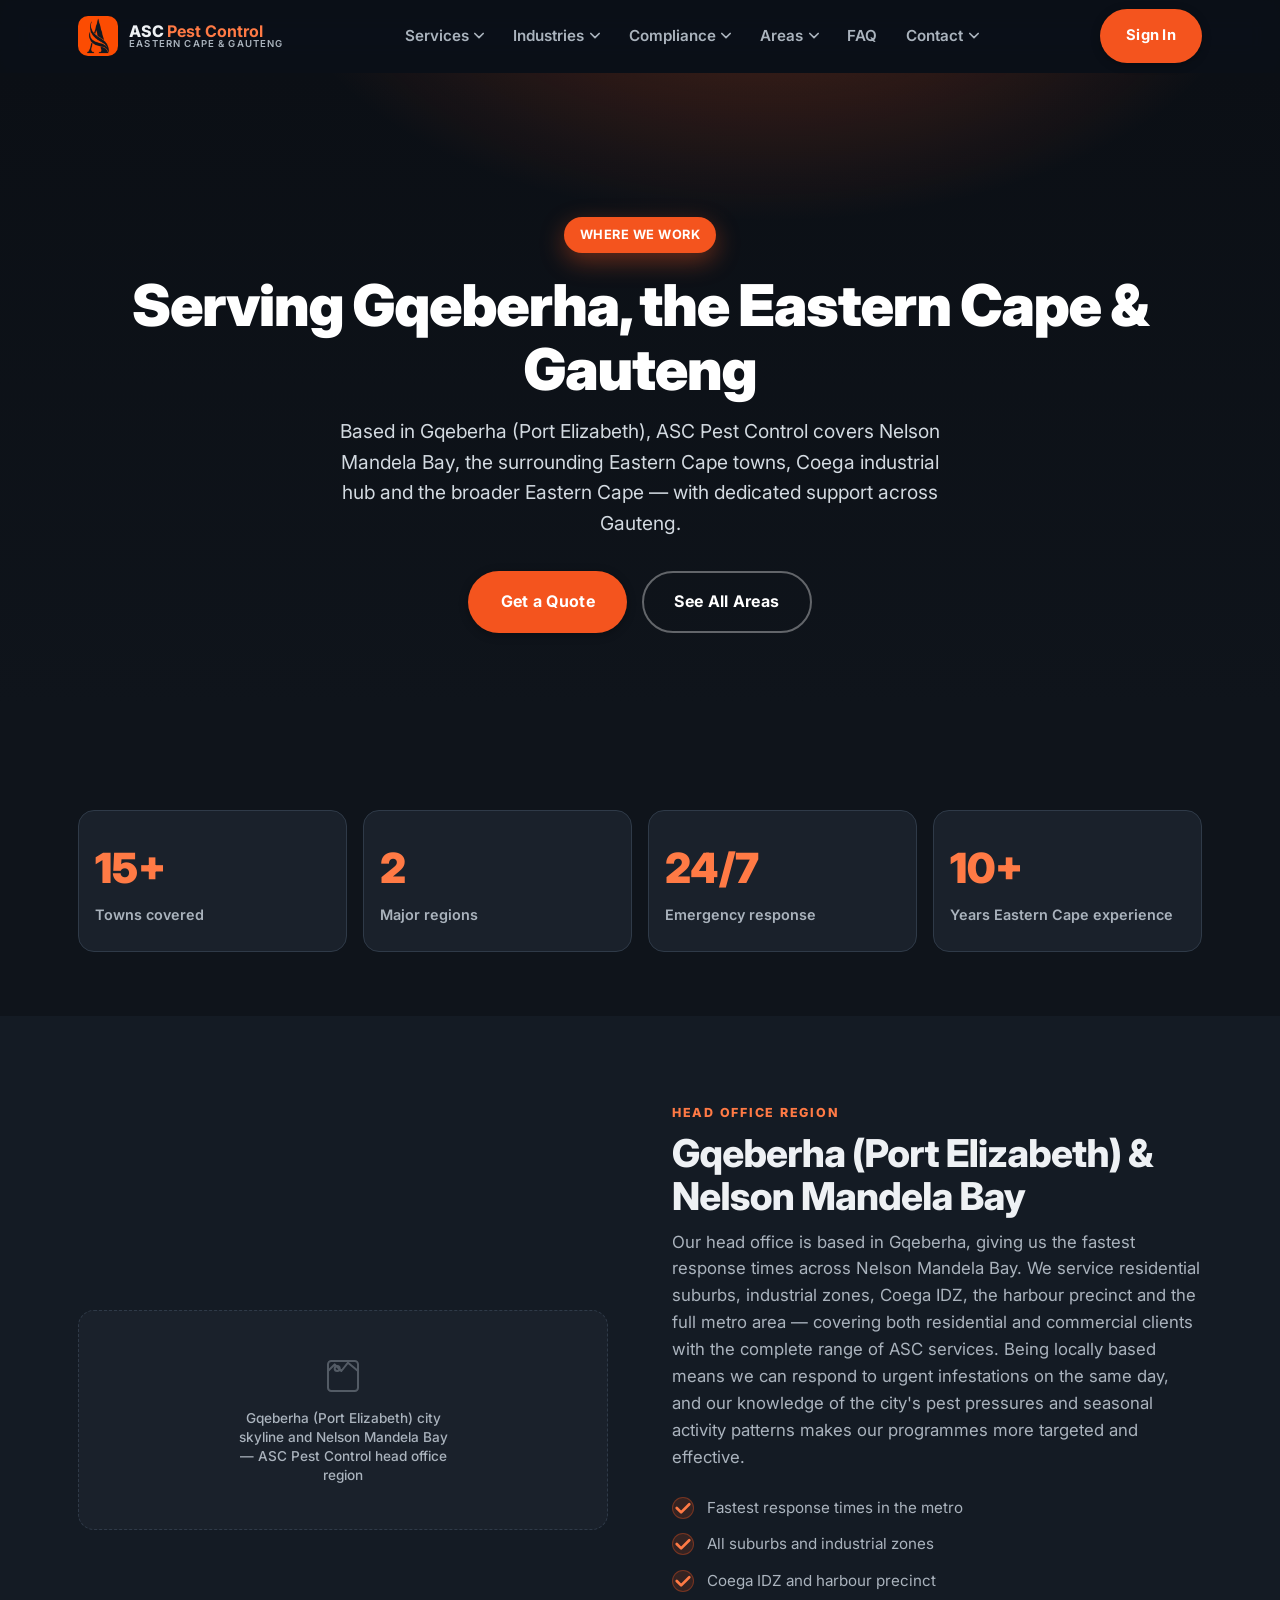
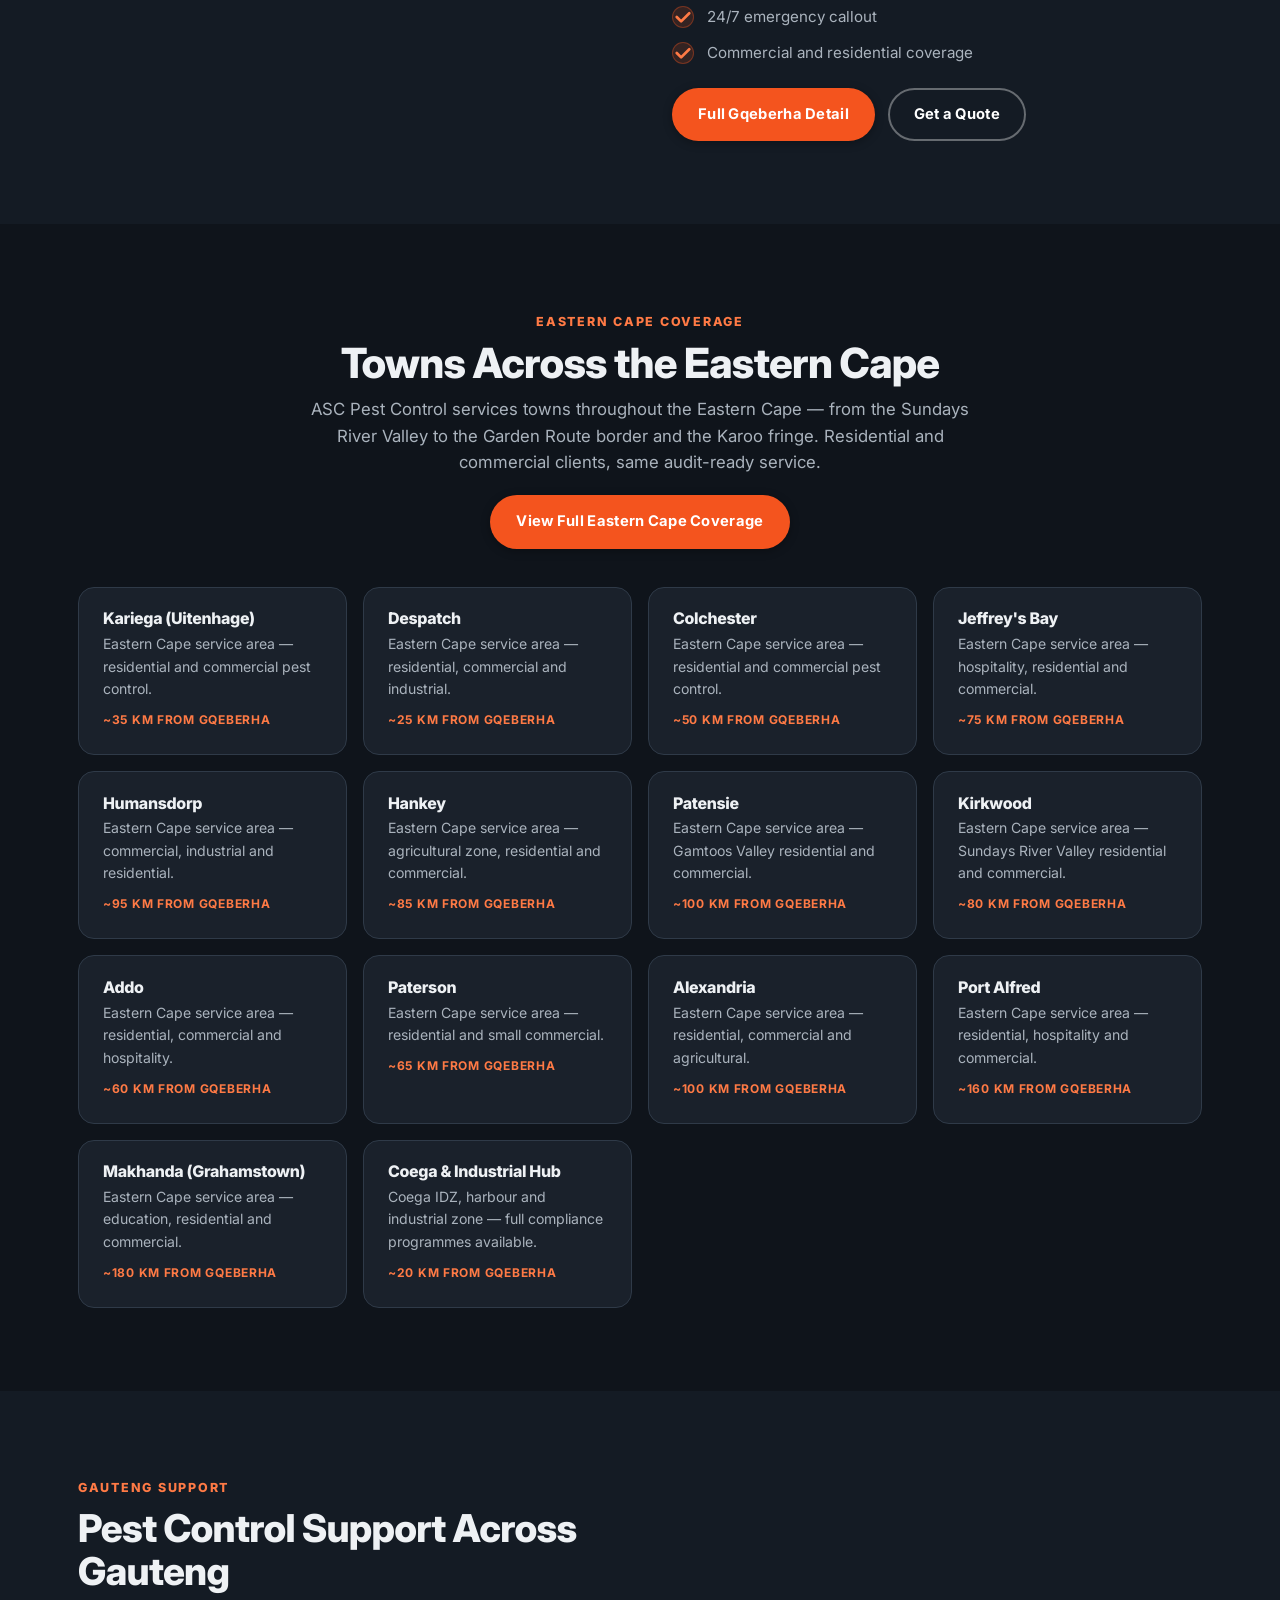
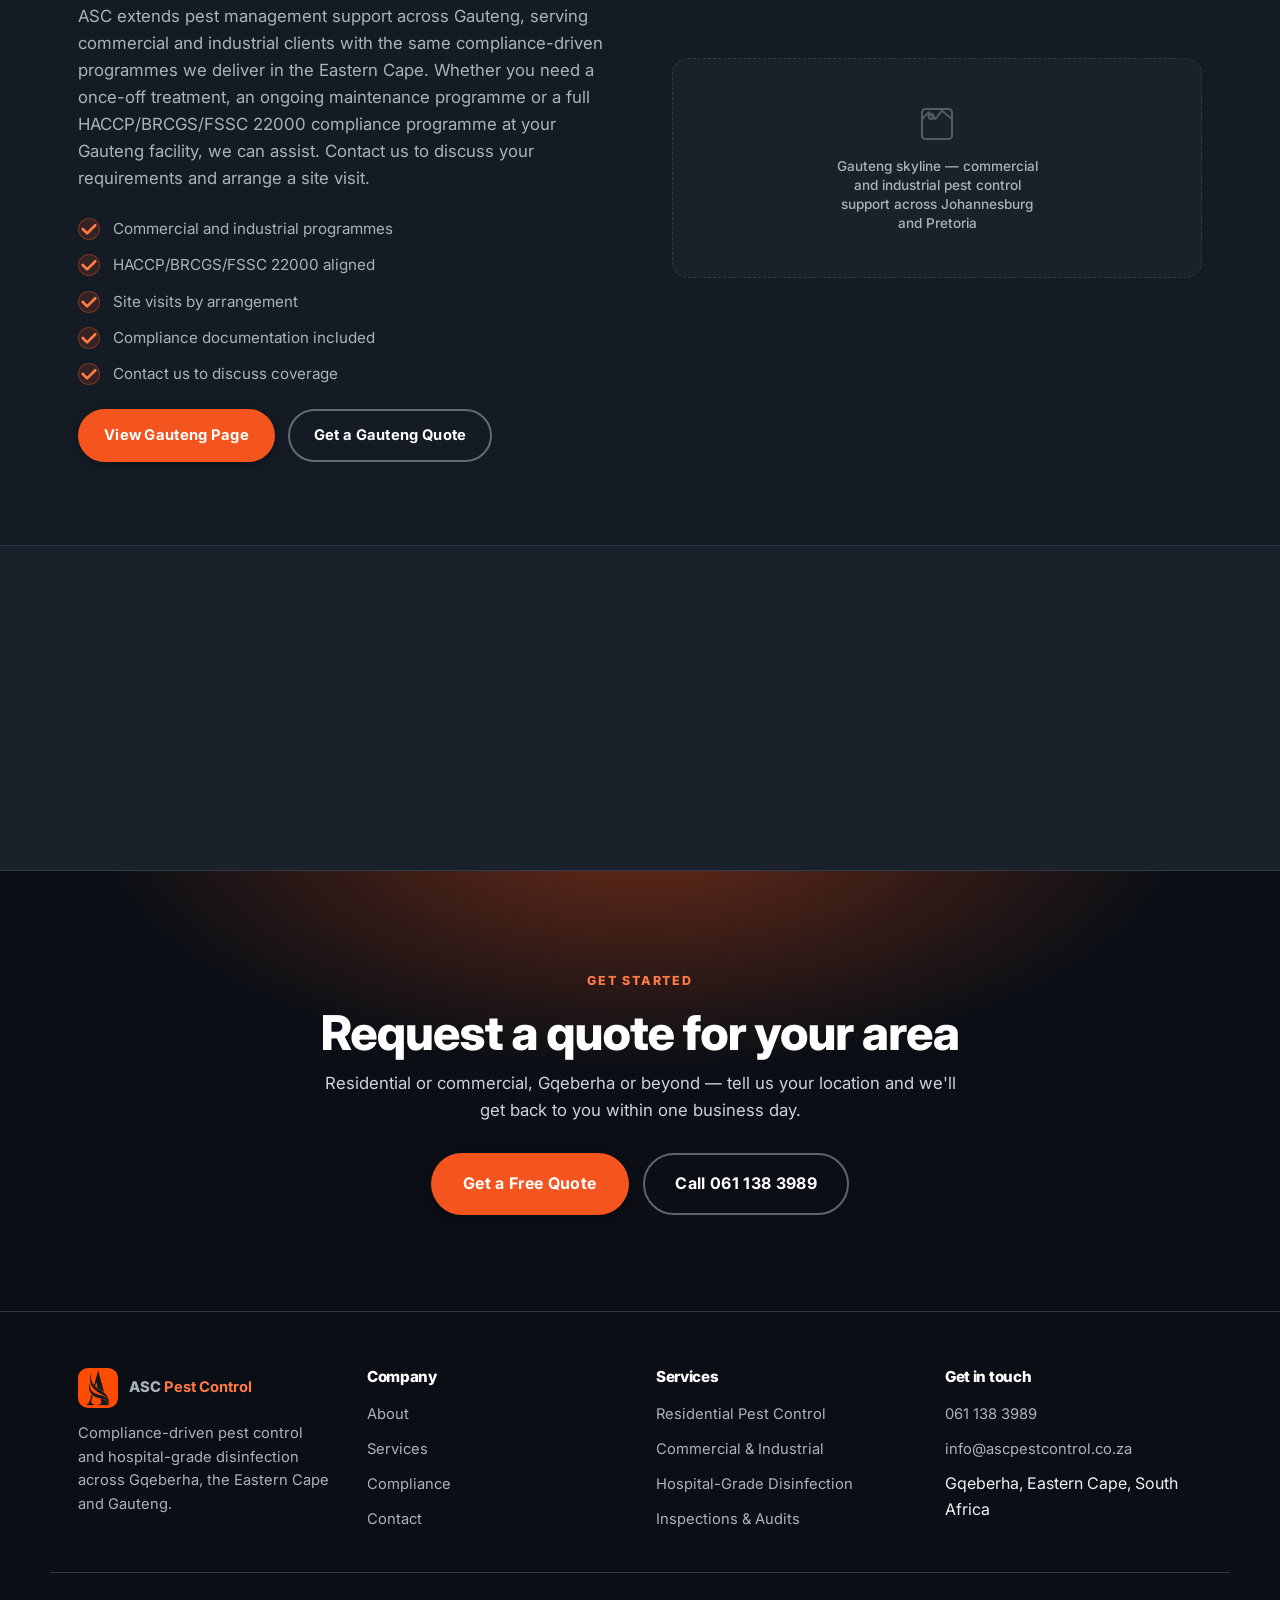
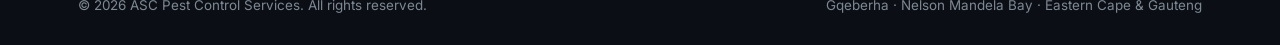
<file: areas.html>
<!DOCTYPE html>
<html lang="en-ZA">
<head>
  <meta charset="UTF-8" />
  <meta name="viewport" content="width=device-width, initial-scale=1.0, viewport-fit=cover" />
  <meta name="theme-color" content="#0b0f15" />
  <meta name="color-scheme" content="dark" />
  <title>Service Areas | ASC Pest Control — Gqeberha, Eastern Cape &amp; Gauteng</title>
  <meta name="description" content="ASC Pest Control services Gqeberha (Port Elizabeth), Nelson Mandela Bay, 15+ Eastern Cape towns including Kariega, Jeffrey's Bay, Humansdorp, Makhanda, Port Alfred, Coega — and Gauteng." />
  <link rel="canonical" href="https://ascpestcontrol.co.za/areas.html" />
  <link rel="preconnect" href="https://fonts.googleapis.com" />
  <link rel="preconnect" href="https://fonts.gstatic.com" crossorigin />
  <link href="https://fonts.googleapis.com/css2?family=Inter:wght@400;500;600;700;800;900&display=swap" rel="stylesheet" />
  <link rel="stylesheet" href="assets/css/home-v2.css" />
  <link rel="stylesheet" href="assets/css/pages.css" />
</head>
<body>

<header class="site-header" id="siteHeader">
  <div class="container header-inner">
    <a class="logo" href="home-v2.html" aria-label="ASC Pest Control home">
      <img src="logo.png" alt="ASC Pest Control" width="40" height="40" />
      <span class="logo-text">ASC <strong>Pest Control</strong><small>Eastern Cape &amp; Gauteng</small></span>
    </a>
    <nav class="nav-links" aria-label="Primary navigation">
      <div class="nav-item has-dropdown">
        <button class="nav-tab" aria-expanded="false" aria-haspopup="true">Services <svg class="nav-caret" viewBox="0 0 12 8" width="10" height="10" fill="none" stroke="currentColor" stroke-width="2" stroke-linecap="round" stroke-linejoin="round"><path d="M1 1l5 5 5-5"/></svg></button>
        <div class="nav-dropdown" role="menu">
          <a href="services.html#ipm" role="menuitem">Integrated Pest Management</a>
          <a href="services.html#cockroach" role="menuitem">Cockroach Control</a>
          <a href="services.html#rodent" role="menuitem">Rodent Control</a>
          <a href="services.html#termite" role="menuitem">Termite Control</a>
          <a href="services.html#bedbug" role="menuitem">Bed Bug Control</a>
          <a href="services.html#flyant" role="menuitem">Fly &amp; Ant Control</a>
          <a href="services.html#disinfection" role="menuitem">Disinfection</a>
          <a href="services.html#monitoring" role="menuitem">Monitoring &amp; Audit Support</a>
        </div>
      </div>
      <div class="nav-item has-dropdown">
        <button class="nav-tab" aria-expanded="false" aria-haspopup="true">Industries <svg class="nav-caret" viewBox="0 0 12 8" width="10" height="10" fill="none" stroke="currentColor" stroke-width="2" stroke-linecap="round" stroke-linejoin="round"><path d="M1 1l5 5 5-5"/></svg></button>
        <div class="nav-dropdown" role="menu">
          <a href="industries.html#food" role="menuitem">Food &amp; Beverage</a>
          <a href="industries.html#healthcare" role="menuitem">Healthcare</a>
          <a href="industries.html#hospitality" role="menuitem">Hospitality</a>
          <a href="industries.html#education" role="menuitem">Education</a>
          <a href="industries.html#corporate" role="menuitem">Corporate</a>
          <a href="industries.html#retail" role="menuitem">Retail &amp; Public</a>
        </div>
      </div>
      <div class="nav-item has-dropdown">
        <button class="nav-tab" aria-expanded="false" aria-haspopup="true">Compliance <svg class="nav-caret" viewBox="0 0 12 8" width="10" height="10" fill="none" stroke="currentColor" stroke-width="2" stroke-linecap="round" stroke-linejoin="round"><path d="M1 1l5 5 5-5"/></svg></button>
        <div class="nav-dropdown" role="menu">
          <a href="compliance.html#haccp" role="menuitem">HACCP Alignment</a>
          <a href="compliance.html#brcgs" role="menuitem">BRCGS Compliance</a>
          <a href="compliance.html#fssc" role="menuitem">FSSC 22000 Support</a>
          <a href="compliance.html#docs" role="menuitem">Audit Documentation</a>
          <a href="compliance.html#assessment" role="menuitem">Request Compliance Assessment</a>
        </div>
      </div>
      <div class="nav-item has-dropdown">
        <button class="nav-tab" aria-expanded="false" aria-haspopup="true">Areas <svg class="nav-caret" viewBox="0 0 12 8" width="10" height="10" fill="none" stroke="currentColor" stroke-width="2" stroke-linecap="round" stroke-linejoin="round"><path d="M1 1l5 5 5-5"/></svg></button>
        <div class="nav-dropdown" role="menu">
          <a href="areas.html" role="menuitem">Areas Overview</a>
          <a href="areas-eastern-cape.html" role="menuitem">Eastern Cape</a>
          <a href="areas-gauteng.html" role="menuitem">Gauteng</a>
        </div>
      </div>
      <a href="faq.html" class="nav-tab">FAQ</a>
      <div class="nav-item has-dropdown">
        <button class="nav-tab" aria-expanded="false" aria-haspopup="true">Contact <svg class="nav-caret" viewBox="0 0 12 8" width="10" height="10" fill="none" stroke="currentColor" stroke-width="2" stroke-linecap="round" stroke-linejoin="round"><path d="M1 1l5 5 5-5"/></svg></button>
        <div class="nav-dropdown" role="menu">
          <a href="tel:+27611383989" role="menuitem">Call 061 138 3989</a>
          <a href="https://wa.me/27611383989" rel="noopener noreferrer" role="menuitem">WhatsApp Us</a>
          <a href="contact.html#commercial" role="menuitem">Commercial Quote</a>
          <a href="contact.html#residential" role="menuitem">Residential Booking</a>
        </div>
      </div>
    </nav>
    <a class="btn btn-primary header-cta" href="hub/">Sign In</a>
    <button class="nav-toggle" id="navToggle" aria-label="Toggle menu" aria-expanded="false" aria-controls="mobileNav">
      <span></span><span></span><span></span>
    </button>
  </div>
  <nav class="mobile-nav" id="mobileNav" aria-label="Mobile navigation">
    <div class="mnav-item">
      <button class="mnav-tab" aria-expanded="false">Services <svg class="nav-caret" viewBox="0 0 12 8" width="10" height="10" fill="none" stroke="currentColor" stroke-width="2" stroke-linecap="round" stroke-linejoin="round"><path d="M1 1l5 5 5-5"/></svg></button>
      <div class="mnav-sub">
        <a href="services.html#ipm">Integrated Pest Management</a>
        <a href="services.html#cockroach">Cockroach Control</a>
        <a href="services.html#rodent">Rodent Control</a>
        <a href="services.html#termite">Termite Control</a>
        <a href="services.html#bedbug">Bed Bug Control</a>
        <a href="services.html#flyant">Fly &amp; Ant Control</a>
        <a href="services.html#disinfection">Disinfection</a>
        <a href="services.html#monitoring">Monitoring &amp; Audit Support</a>
      </div>
    </div>
    <div class="mnav-item">
      <button class="mnav-tab" aria-expanded="false">Industries <svg class="nav-caret" viewBox="0 0 12 8" width="10" height="10" fill="none" stroke="currentColor" stroke-width="2" stroke-linecap="round" stroke-linejoin="round"><path d="M1 1l5 5 5-5"/></svg></button>
      <div class="mnav-sub">
        <a href="industries.html#food">Food &amp; Beverage</a>
        <a href="industries.html#healthcare">Healthcare</a>
        <a href="industries.html#hospitality">Hospitality</a>
        <a href="industries.html#education">Education</a>
        <a href="industries.html#corporate">Corporate</a>
        <a href="industries.html#retail">Retail &amp; Public</a>
      </div>
    </div>
    <div class="mnav-item">
      <button class="mnav-tab" aria-expanded="false">Compliance <svg class="nav-caret" viewBox="0 0 12 8" width="10" height="10" fill="none" stroke="currentColor" stroke-width="2" stroke-linecap="round" stroke-linejoin="round"><path d="M1 1l5 5 5-5"/></svg></button>
      <div class="mnav-sub">
        <a href="compliance.html#haccp">HACCP Alignment</a>
        <a href="compliance.html#brcgs">BRCGS Compliance</a>
        <a href="compliance.html#fssc">FSSC 22000 Support</a>
        <a href="compliance.html#docs">Audit Documentation</a>
      </div>
    </div>
    <div class="mnav-item">
      <button class="mnav-tab" aria-expanded="false">Areas <svg class="nav-caret" viewBox="0 0 12 8" width="10" height="10" fill="none" stroke="currentColor" stroke-width="2" stroke-linecap="round" stroke-linejoin="round"><path d="M1 1l5 5 5-5"/></svg></button>
      <div class="mnav-sub">
        <a href="areas.html">Areas Overview</a>
        <a href="areas-eastern-cape.html">Eastern Cape</a>
        <a href="areas-gauteng.html">Gauteng</a>
      </div>
    </div>
    <a href="faq.html">FAQ</a>
    <div class="mnav-item">
      <button class="mnav-tab" aria-expanded="false">Contact <svg class="nav-caret" viewBox="0 0 12 8" width="10" height="10" fill="none" stroke="currentColor" stroke-width="2" stroke-linecap="round" stroke-linejoin="round"><path d="M1 1l5 5 5-5"/></svg></button>
      <div class="mnav-sub">
        <a href="tel:+27611383989">Call 061 138 3989</a>
        <a href="https://wa.me/27611383989">WhatsApp Us</a>
        <a href="contact.html#commercial">Commercial Quote</a>
        <a href="contact.html#residential">Residential Booking</a>
      </div>
    </div>
    <a class="btn btn-primary" href="hub/">Sign In</a>
  </nav>
</header>

<main>

  <!-- Page Hero -->
  <section class="page-hero">
    <div class="container">
      <span class="badge">Where We Work</span>
      <h1>Serving Gqeberha, the Eastern Cape &amp; Gauteng</h1>
      <p class="hero-lead">Based in Gqeberha (Port Elizabeth), ASC Pest Control covers Nelson Mandela Bay, the surrounding Eastern Cape towns, Coega industrial hub and the broader Eastern Cape — with dedicated support across Gauteng.</p>
      <div class="page-hero-actions">
        <a class="btn btn-primary btn-lg" href="contact.html">Get a Quote</a>
        <a class="btn btn-outline-light btn-lg" href="#eastern-cape">See All Areas</a>
      </div>
    </div>
  </section>

  <!-- Coverage Stats -->
  <section style="padding-block: clamp(2.5rem,2rem + 3vw,4rem); background: var(--bg);">
    <div class="container">
      <div class="stats">
        <div class="stat"><strong>15+</strong><span>Towns covered</span></div>
        <div class="stat"><strong>2</strong><span>Major regions</span></div>
        <div class="stat"><strong>24/7</strong><span>Emergency response</span></div>
        <div class="stat"><strong>10+</strong><span>Years Eastern Cape experience</span></div>
      </div>
    </div>
  </section>

  <!-- Gqeberha -->
  <section class="detail-section" id="gqeberha" style="background: var(--bg-alt);">
    <div class="container">
      <div class="split">
        <div class="img-placeholder" data-label="Gqeberha (Port Elizabeth) city skyline and Nelson Mandela Bay — ASC Pest Control head office region">
          <svg viewBox="0 0 24 24" width="40" height="40" fill="none" stroke="currentColor" stroke-width="1.2" stroke-linecap="round" stroke-linejoin="round" opacity="0.4"><rect x="3" y="3" width="18" height="18" rx="2"/><path d="M3 9l4-4 4 4 4-5 6 5"/><circle cx="8.5" cy="7.5" r="1.5"/></svg>
          <span>Gqeberha (Port Elizabeth) city skyline and Nelson Mandela Bay — ASC Pest Control head office region</span>
        </div>
        <div>
          <span class="eyebrow">Head Office Region</span>
          <h2>Gqeberha (Port Elizabeth) &amp; Nelson Mandela Bay</h2>
          <p class="section-lead">Our head office is based in Gqeberha, giving us the fastest response times across Nelson Mandela Bay. We service residential suburbs, industrial zones, Coega IDZ, the harbour precinct and the full metro area — covering both residential and commercial clients with the complete range of ASC services. Being locally based means we can respond to urgent infestations on the same day, and our knowledge of the city's pest pressures and seasonal activity patterns makes our programmes more targeted and effective.</p>
          <ul class="feature-list">
            <li>Fastest response times in the metro</li>
            <li>All suburbs and industrial zones</li>
            <li>Coega IDZ and harbour precinct</li>
            <li>24/7 emergency callout</li>
            <li>Commercial and residential coverage</li>
          </ul>
          <div style="display:flex;flex-wrap:wrap;gap:.8rem;margin-top:.4rem;">
            <a class="btn btn-primary" href="areas-eastern-cape.html#gqeberha">Full Gqeberha Detail</a>
            <a class="btn btn-outline-light" href="contact.html">Get a Quote</a>
          </div>
        </div>
      </div>
    </div>
  </section>

  <!-- Eastern Cape Towns -->
  <section style="padding-block: clamp(3rem,2rem + 4vw,6rem); background: var(--bg);" id="eastern-cape">
    <div class="container">
      <div class="section-head">
        <span class="eyebrow">Eastern Cape Coverage</span>
        <h2>Towns Across the Eastern Cape</h2>
        <p class="section-lead">ASC Pest Control services towns throughout the Eastern Cape — from the Sundays River Valley to the Garden Route border and the Karoo fringe. Residential and commercial clients, same audit-ready service.</p>
        <a class="btn btn-primary" href="areas-eastern-cape.html" style="margin-top:1.2rem;">View Full Eastern Cape Coverage</a>
      </div>
      <div class="area-cards">
        <div class="area-card">
          <h3>Kariega (Uitenhage)</h3>
          <p>Eastern Cape service area — residential and commercial pest control.</p>
          <span class="area-tag">~35 km from Gqeberha</span>
        </div>
        <div class="area-card">
          <h3>Despatch</h3>
          <p>Eastern Cape service area — residential, commercial and industrial.</p>
          <span class="area-tag">~25 km from Gqeberha</span>
        </div>
        <div class="area-card">
          <h3>Colchester</h3>
          <p>Eastern Cape service area — residential and commercial pest control.</p>
          <span class="area-tag">~50 km from Gqeberha</span>
        </div>
        <div class="area-card">
          <h3>Jeffrey's Bay</h3>
          <p>Eastern Cape service area — hospitality, residential and commercial.</p>
          <span class="area-tag">~75 km from Gqeberha</span>
        </div>
        <div class="area-card">
          <h3>Humansdorp</h3>
          <p>Eastern Cape service area — commercial, industrial and residential.</p>
          <span class="area-tag">~95 km from Gqeberha</span>
        </div>
        <div class="area-card">
          <h3>Hankey</h3>
          <p>Eastern Cape service area — agricultural zone, residential and commercial.</p>
          <span class="area-tag">~85 km from Gqeberha</span>
        </div>
        <div class="area-card">
          <h3>Patensie</h3>
          <p>Eastern Cape service area — Gamtoos Valley residential and commercial.</p>
          <span class="area-tag">~100 km from Gqeberha</span>
        </div>
        <div class="area-card">
          <h3>Kirkwood</h3>
          <p>Eastern Cape service area — Sundays River Valley residential and commercial.</p>
          <span class="area-tag">~80 km from Gqeberha</span>
        </div>
        <div class="area-card">
          <h3>Addo</h3>
          <p>Eastern Cape service area — residential, commercial and hospitality.</p>
          <span class="area-tag">~60 km from Gqeberha</span>
        </div>
        <div class="area-card">
          <h3>Paterson</h3>
          <p>Eastern Cape service area — residential and small commercial.</p>
          <span class="area-tag">~65 km from Gqeberha</span>
        </div>
        <div class="area-card">
          <h3>Alexandria</h3>
          <p>Eastern Cape service area — residential, commercial and agricultural.</p>
          <span class="area-tag">~100 km from Gqeberha</span>
        </div>
        <div class="area-card">
          <h3>Port Alfred</h3>
          <p>Eastern Cape service area — residential, hospitality and commercial.</p>
          <span class="area-tag">~160 km from Gqeberha</span>
        </div>
        <div class="area-card">
          <h3>Makhanda (Grahamstown)</h3>
          <p>Eastern Cape service area — education, residential and commercial.</p>
          <span class="area-tag">~180 km from Gqeberha</span>
        </div>
        <div class="area-card">
          <h3>Coega &amp; Industrial Hub</h3>
          <p>Coega IDZ, harbour and industrial zone — full compliance programmes available.</p>
          <span class="area-tag">~20 km from Gqeberha</span>
        </div>
      </div>
    </div>
  </section>

  <!-- Gauteng -->
  <section class="detail-section" id="gauteng" style="background: var(--bg-alt);">
    <div class="container">
      <div class="split reverse">
        <div class="img-placeholder" data-label="Gauteng skyline — commercial and industrial pest control support across Johannesburg and Pretoria">
          <svg viewBox="0 0 24 24" width="40" height="40" fill="none" stroke="currentColor" stroke-width="1.2" stroke-linecap="round" stroke-linejoin="round" opacity="0.4"><rect x="3" y="3" width="18" height="18" rx="2"/><path d="M3 9l4-4 4 4 4-5 6 5"/><circle cx="8.5" cy="7.5" r="1.5"/></svg>
          <span>Gauteng skyline — commercial and industrial pest control support across Johannesburg and Pretoria</span>
        </div>
        <div>
          <span class="eyebrow">Gauteng Support</span>
          <h2>Pest Control Support Across Gauteng</h2>
          <p class="section-lead">ASC extends pest management support across Gauteng, serving commercial and industrial clients with the same compliance-driven programmes we deliver in the Eastern Cape. Whether you need a once-off treatment, an ongoing maintenance programme or a full HACCP/BRCGS/FSSC 22000 compliance programme at your Gauteng facility, we can assist. Contact us to discuss your requirements and arrange a site visit.</p>
          <ul class="feature-list">
            <li>Commercial and industrial programmes</li>
            <li>HACCP/BRCGS/FSSC 22000 aligned</li>
            <li>Site visits by arrangement</li>
            <li>Compliance documentation included</li>
            <li>Contact us to discuss coverage</li>
          </ul>
          <div style="display:flex;flex-wrap:wrap;gap:.8rem;margin-top:.4rem;">
            <a class="btn btn-primary" href="areas-gauteng.html">View Gauteng Page</a>
            <a class="btn btn-outline-light" href="contact.html">Get a Gauteng Quote</a>
          </div>
        </div>
      </div>
    </div>
  </section>

  <!-- Not in your area band -->
  <section class="band">
    <div class="container">
      <h3>Not sure if we cover your area?</h3>
      <p>Call us — if we can't reach you directly, we'll recommend a trusted local partner. We'd rather point you in the right direction than leave you without protection.</p>
      <a class="btn btn-primary" href="tel:+27611383989">Call 061 138 3989</a>
    </div>
  </section>

  <!-- Page CTA -->
  <section class="page-cta">
    <div class="container">
      <span class="eyebrow">Get Started</span>
      <h2>Request a quote for your area</h2>
      <p class="section-lead">Residential or commercial, Gqeberha or beyond — tell us your location and we'll get back to you within one business day.</p>
      <div class="page-cta-actions">
        <a class="btn btn-primary btn-lg" href="contact.html">Get a Free Quote</a>
        <a class="btn btn-outline-light btn-lg" href="tel:+27611383989">Call 061 138 3989</a>
      </div>
    </div>
  </section>

</main>

<footer class="site-footer" id="site-footer">
  <div class="container footer-grid">
    <div>
      <a class="logo logo--footer" href="home-v2.html">
        <img src="logo.png" alt="ASC Pest Control" width="38" height="38" />
        <span class="logo-text">ASC <strong>Pest Control</strong></span>
      </a>
      <p class="footer-note">Compliance-driven pest control and hospital-grade disinfection across Gqeberha, the Eastern Cape and Gauteng.</p>
    </div>
    <div>
      <h4>Company</h4>
      <ul>
        <li><a href="home-v2.html#about">About</a></li>
        <li><a href="services.html">Services</a></li>
        <li><a href="compliance.html">Compliance</a></li>
        <li><a href="contact.html">Contact</a></li>
      </ul>
    </div>
    <div>
      <h4>Services</h4>
      <ul>
        <li><a href="services.html#residential">Residential Pest Control</a></li>
        <li><a href="services.html#commercial">Commercial &amp; Industrial</a></li>
        <li><a href="services.html#disinfection">Hospital-Grade Disinfection</a></li>
        <li><a href="compliance.html">Inspections &amp; Audits</a></li>
      </ul>
    </div>
    <div>
      <h4>Get in touch</h4>
      <ul>
        <li><a href="tel:+27611383989">061 138 3989</a></li>
        <li><a href="mailto:info@ascpestcontrol.co.za">info@ascpestcontrol.co.za</a></li>
        <li>Gqeberha, Eastern Cape, South Africa</li>
      </ul>
    </div>
  </div>
  <div class="container footer-bottom">
    <span>&copy; <span class="year"></span> ASC Pest Control Services. All rights reserved.</span>
    <span>Gqeberha &middot; Nelson Mandela Bay &middot; Eastern Cape &amp; Gauteng</span>
  </div>
</footer>

<script>
  document.querySelectorAll('.year').forEach(el => el.textContent = new Date().getFullYear());
  (function() {
    var items = document.querySelectorAll('.nav-item.has-dropdown');
    function closeAll(except) { items.forEach(function(it) { if (it !== except) { it.classList.remove('open'); var b = it.querySelector('.nav-tab'); if(b) b.setAttribute('aria-expanded','false'); } }); }
    items.forEach(function(item) {
      var btn = item.querySelector('.nav-tab');
      if (!btn) return;
      btn.addEventListener('click', function(e) { e.stopPropagation(); var isOpen = item.classList.contains('open'); closeAll(item); item.classList.toggle('open', !isOpen); btn.setAttribute('aria-expanded', String(!isOpen)); });
      item.querySelectorAll('.nav-dropdown a').forEach(function(a) { a.addEventListener('click', function() { closeAll(); }); });
    });
    document.addEventListener('click', function() { closeAll(); });
    document.addEventListener('keydown', function(e) { if (e.key === 'Escape') closeAll(); });
  })();
  const toggle = document.getElementById('navToggle');
  const mobileNav = document.getElementById('mobileNav');
  toggle.addEventListener('click', () => {
    const open = mobileNav.classList.toggle('open');
    toggle.classList.toggle('is-open', open);
    toggle.setAttribute('aria-expanded', String(open));
  });
  mobileNav.querySelectorAll('.mnav-tab').forEach((btn) => {
    btn.addEventListener('click', () => {
      const item = btn.closest('.mnav-item');
      const isOpen = item.classList.contains('open');
      mobileNav.querySelectorAll('.mnav-item').forEach(it => it.classList.remove('open'));
      item.classList.toggle('open', !isOpen);
      btn.setAttribute('aria-expanded', String(!isOpen));
    });
  });
  mobileNav.querySelectorAll('a').forEach((a) => a.addEventListener('click', () => {
    mobileNav.classList.remove('open'); toggle.classList.remove('is-open'); toggle.setAttribute('aria-expanded', 'false');
  }));
  const header = document.getElementById('siteHeader');
  const onScroll = () => header.classList.toggle('scrolled', window.scrollY > 8);
  onScroll(); window.addEventListener('scroll', onScroll, { passive: true });
</script>
</body>
</html>
</file>
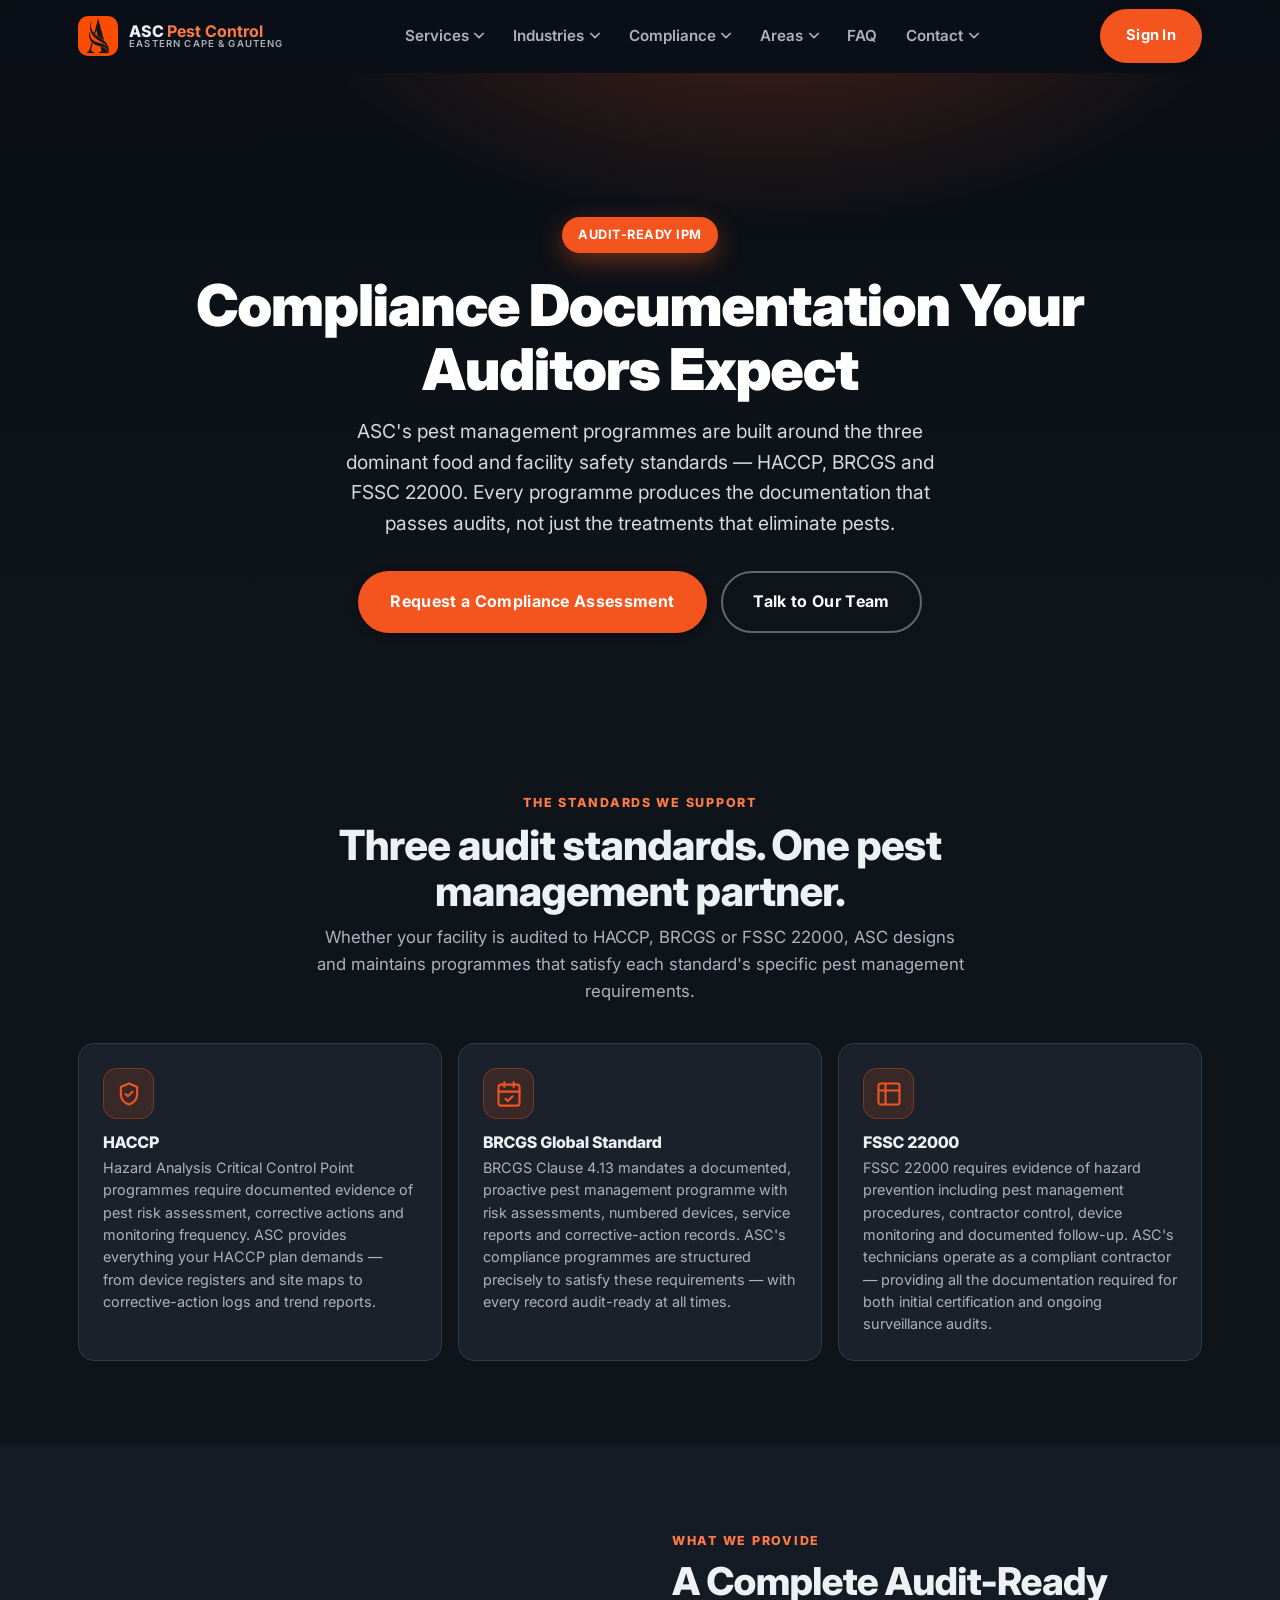
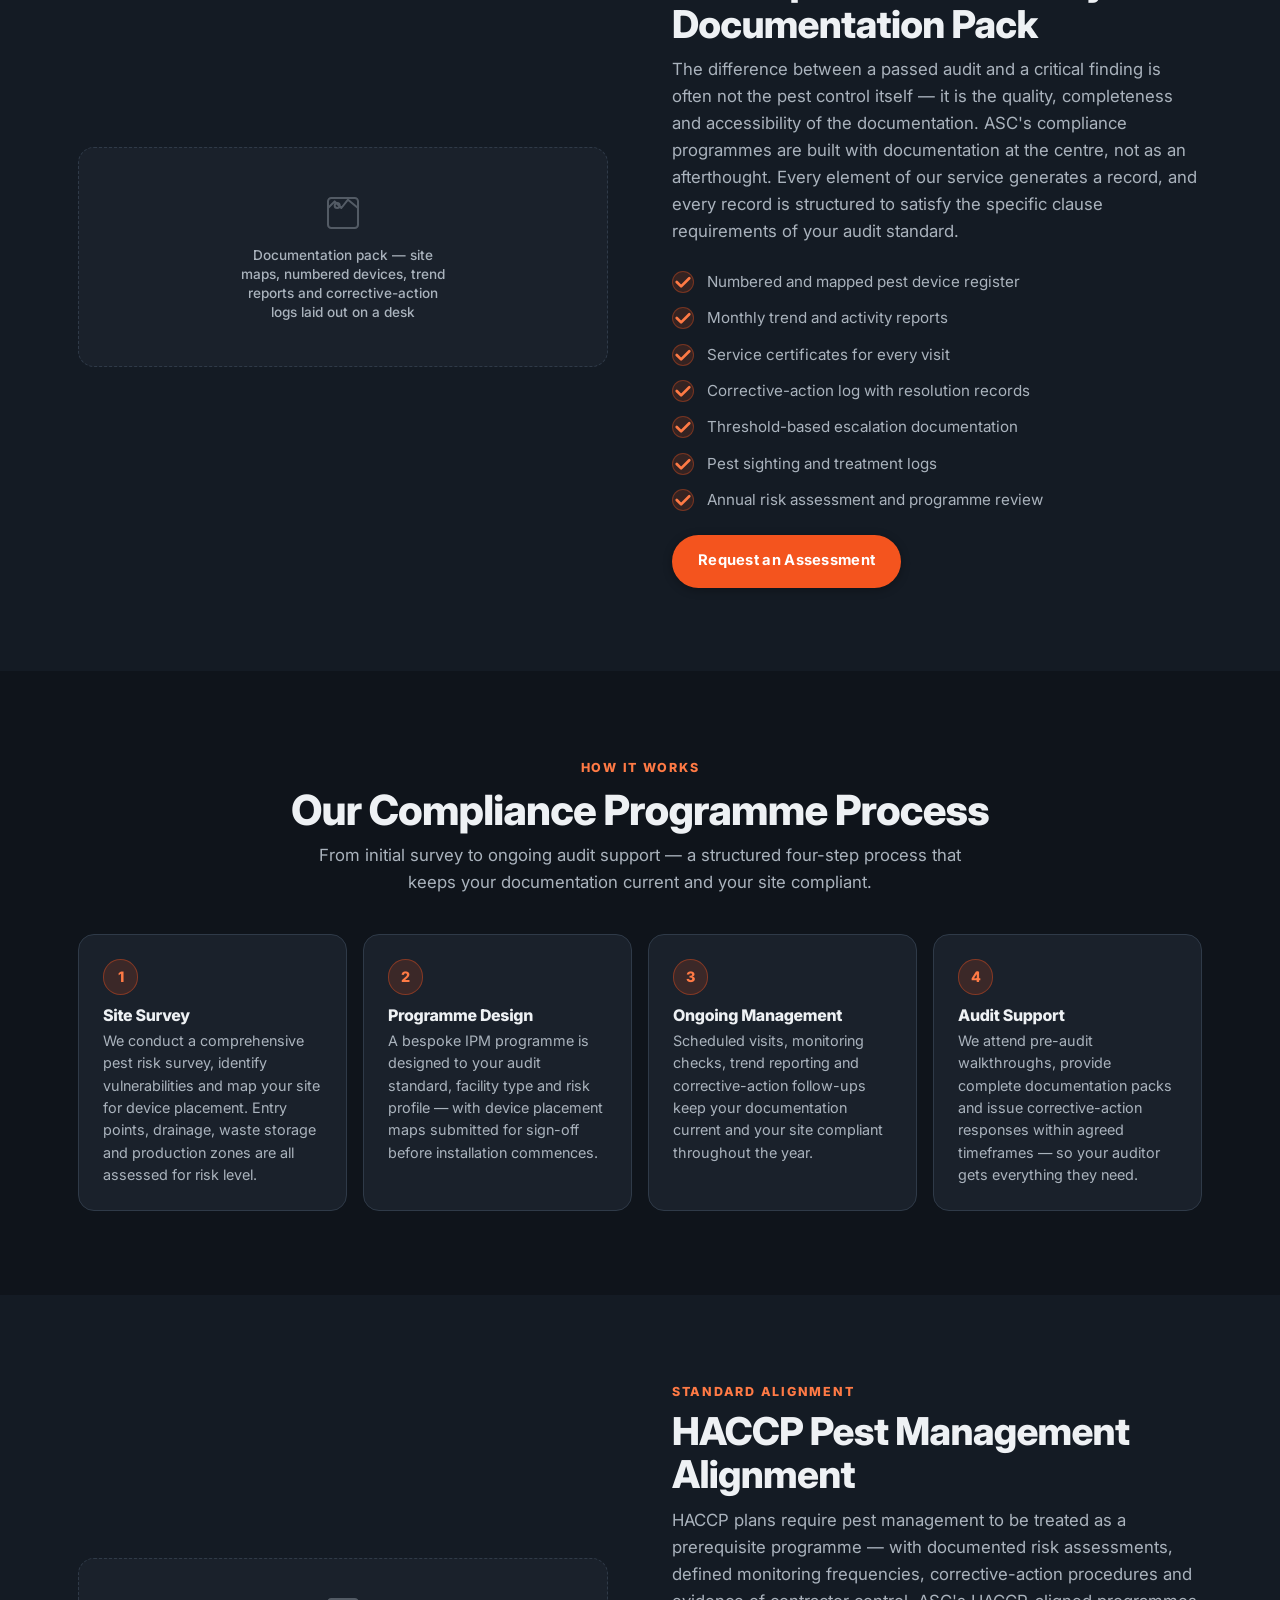
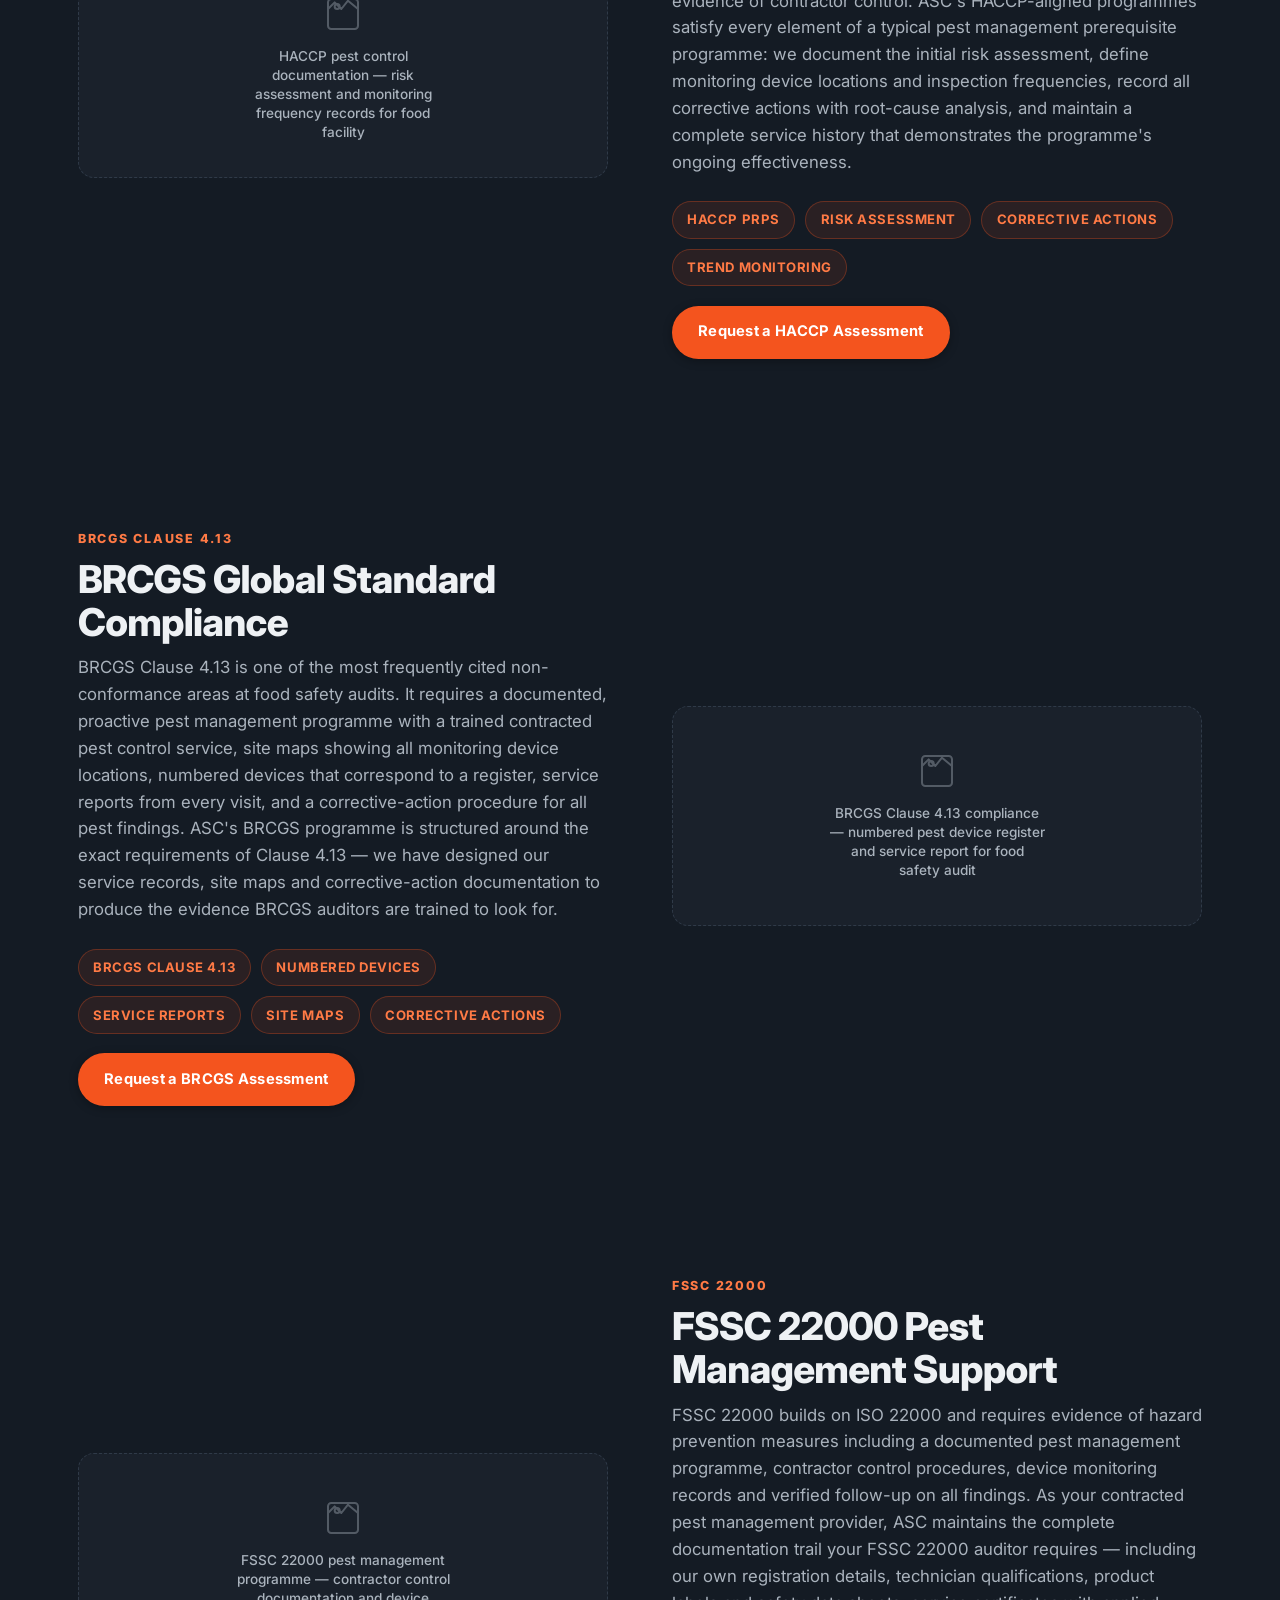
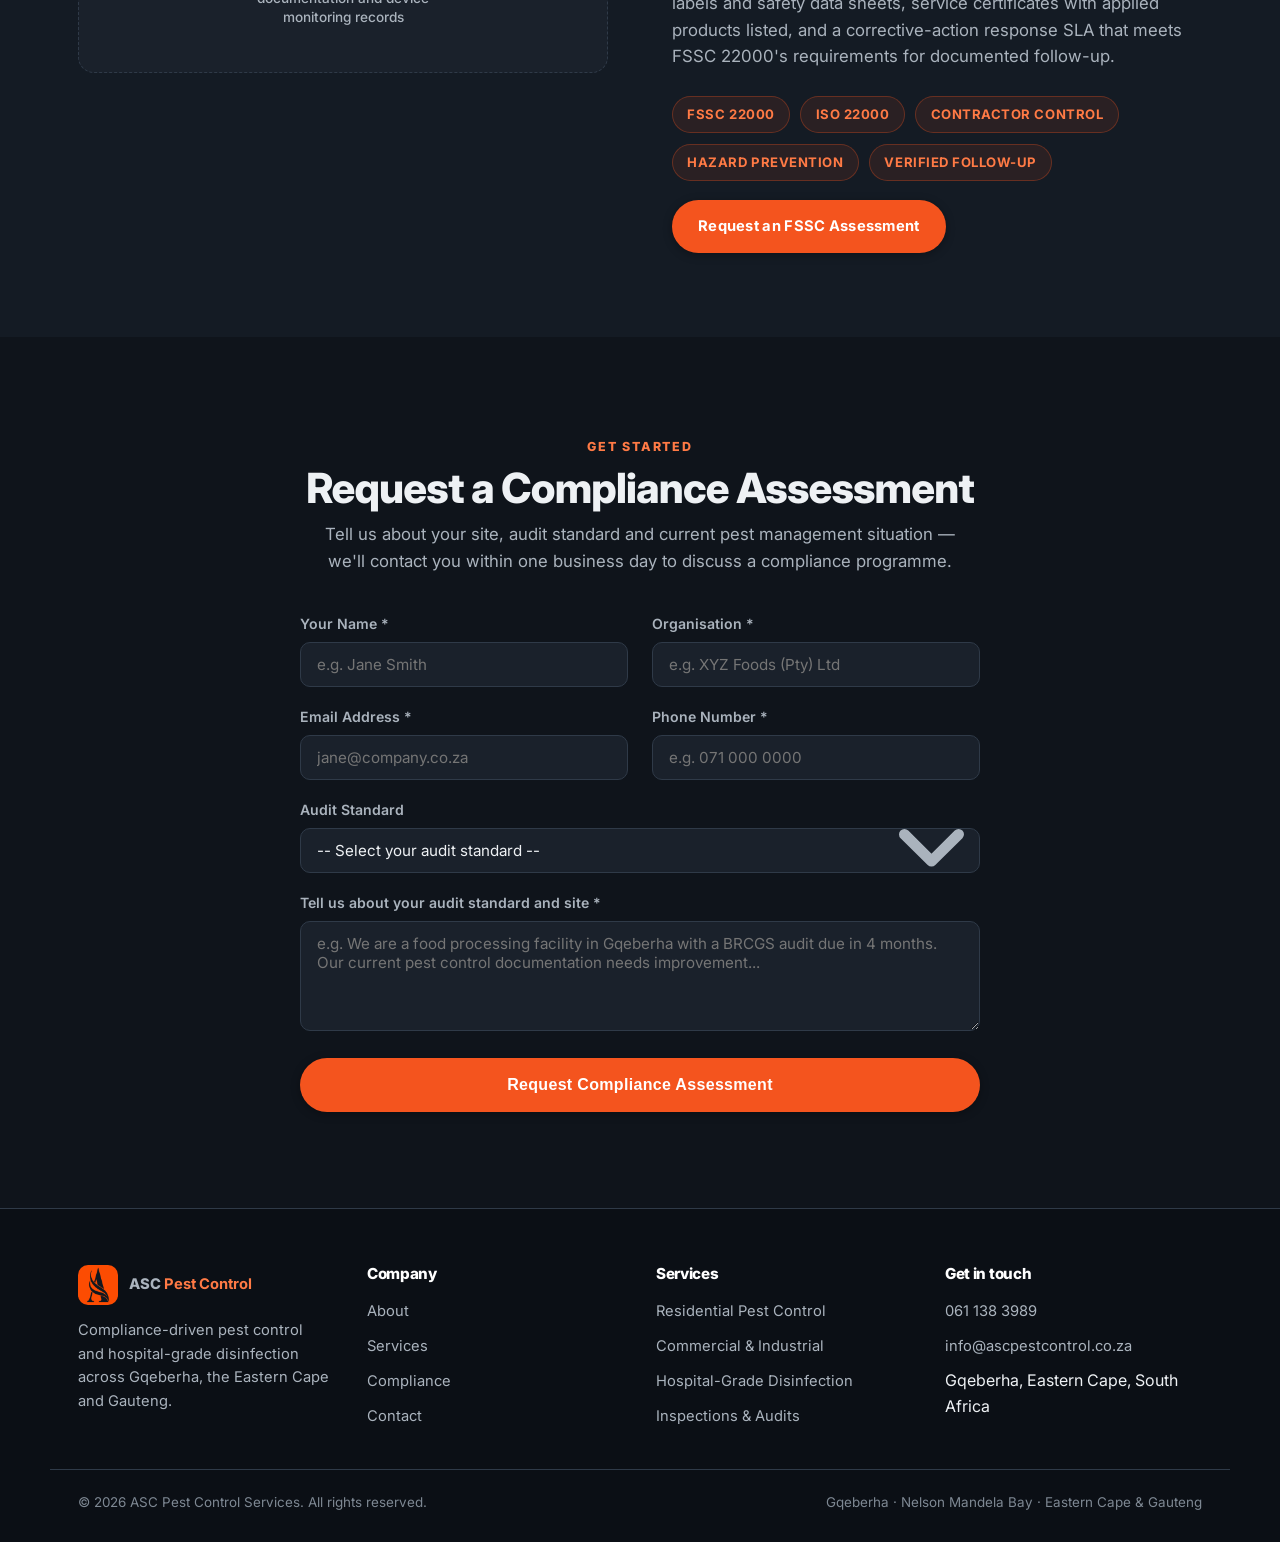
<file: compliance.html>
<!DOCTYPE html>
<html lang="en-ZA">
<head>
  <meta charset="UTF-8" />
  <meta name="viewport" content="width=device-width, initial-scale=1.0, viewport-fit=cover" />
  <meta name="theme-color" content="#0b0f15" />
  <meta name="color-scheme" content="dark" />
  <title>Compliance &amp; Audit Documentation | ASC Pest Control — HACCP, BRCGS, FSSC 22000</title>
  <meta name="description" content="ASC Pest Control's IPM programmes are built around HACCP, BRCGS and FSSC 22000. Every programme produces the documentation that passes audits — site maps, numbered devices, trend reports, corrective-action logs and more." />
  <link rel="canonical" href="https://ascpestcontrol.co.za/compliance.html" />
  <link rel="preconnect" href="https://fonts.googleapis.com" />
  <link rel="preconnect" href="https://fonts.gstatic.com" crossorigin />
  <link href="https://fonts.googleapis.com/css2?family=Inter:wght@400;500;600;700;800;900&display=swap" rel="stylesheet" />
  <link rel="stylesheet" href="assets/css/home-v2.css" />
  <link rel="stylesheet" href="assets/css/pages.css" />
</head>
<body>

<header class="site-header" id="siteHeader">
  <div class="container header-inner">
    <a class="logo" href="home-v2.html" aria-label="ASC Pest Control home">
      <img src="logo.png" alt="ASC Pest Control" width="40" height="40" />
      <span class="logo-text">ASC <strong>Pest Control</strong><small>Eastern Cape &amp; Gauteng</small></span>
    </a>
    <nav class="nav-links" aria-label="Primary navigation">
      <div class="nav-item has-dropdown">
        <button class="nav-tab" aria-expanded="false" aria-haspopup="true">Services <svg class="nav-caret" viewBox="0 0 12 8" width="10" height="10" fill="none" stroke="currentColor" stroke-width="2" stroke-linecap="round" stroke-linejoin="round"><path d="M1 1l5 5 5-5"/></svg></button>
        <div class="nav-dropdown" role="menu">
          <a href="services.html#ipm" role="menuitem">Integrated Pest Management</a>
          <a href="services.html#cockroach" role="menuitem">Cockroach Control</a>
          <a href="services.html#rodent" role="menuitem">Rodent Control</a>
          <a href="services.html#termite" role="menuitem">Termite Control</a>
          <a href="services.html#bedbug" role="menuitem">Bed Bug Control</a>
          <a href="services.html#flyant" role="menuitem">Fly &amp; Ant Control</a>
          <a href="services.html#disinfection" role="menuitem">Disinfection</a>
          <a href="services.html#monitoring" role="menuitem">Monitoring &amp; Audit Support</a>
        </div>
      </div>
      <div class="nav-item has-dropdown">
        <button class="nav-tab" aria-expanded="false" aria-haspopup="true">Industries <svg class="nav-caret" viewBox="0 0 12 8" width="10" height="10" fill="none" stroke="currentColor" stroke-width="2" stroke-linecap="round" stroke-linejoin="round"><path d="M1 1l5 5 5-5"/></svg></button>
        <div class="nav-dropdown" role="menu">
          <a href="industries.html#food" role="menuitem">Food &amp; Beverage</a>
          <a href="industries.html#healthcare" role="menuitem">Healthcare</a>
          <a href="industries.html#hospitality" role="menuitem">Hospitality</a>
          <a href="industries.html#education" role="menuitem">Education</a>
          <a href="industries.html#corporate" role="menuitem">Corporate</a>
          <a href="industries.html#retail" role="menuitem">Retail &amp; Public</a>
        </div>
      </div>
      <div class="nav-item has-dropdown">
        <button class="nav-tab" aria-expanded="false" aria-haspopup="true">Compliance <svg class="nav-caret" viewBox="0 0 12 8" width="10" height="10" fill="none" stroke="currentColor" stroke-width="2" stroke-linecap="round" stroke-linejoin="round"><path d="M1 1l5 5 5-5"/></svg></button>
        <div class="nav-dropdown" role="menu">
          <a href="compliance.html#haccp" role="menuitem">HACCP Alignment</a>
          <a href="compliance.html#brcgs" role="menuitem">BRCGS Compliance</a>
          <a href="compliance.html#fssc" role="menuitem">FSSC 22000 Support</a>
          <a href="compliance.html#docs" role="menuitem">Audit Documentation</a>
          <a href="compliance.html#assessment" role="menuitem">Request Compliance Assessment</a>
        </div>
      </div>
      <div class="nav-item has-dropdown">
        <button class="nav-tab" aria-expanded="false" aria-haspopup="true">Areas <svg class="nav-caret" viewBox="0 0 12 8" width="10" height="10" fill="none" stroke="currentColor" stroke-width="2" stroke-linecap="round" stroke-linejoin="round"><path d="M1 1l5 5 5-5"/></svg></button>
        <div class="nav-dropdown" role="menu">
          <a href="areas.html#gqeberha" role="menuitem">Gqeberha (Port Elizabeth)</a>
          <a href="areas.html#eastern-cape" role="menuitem">Eastern Cape Towns</a>
          <a href="areas.html#gauteng" role="menuitem">Gauteng</a>
        </div>
      </div>
      <a href="faq.html" class="nav-tab">FAQ</a>
      <div class="nav-item has-dropdown">
        <button class="nav-tab" aria-expanded="false" aria-haspopup="true">Contact <svg class="nav-caret" viewBox="0 0 12 8" width="10" height="10" fill="none" stroke="currentColor" stroke-width="2" stroke-linecap="round" stroke-linejoin="round"><path d="M1 1l5 5 5-5"/></svg></button>
        <div class="nav-dropdown" role="menu">
          <a href="tel:+27611383989" role="menuitem">Call 061 138 3989</a>
          <a href="https://wa.me/27611383989" rel="noopener noreferrer" role="menuitem">WhatsApp Us</a>
          <a href="contact.html#commercial" role="menuitem">Commercial Quote</a>
          <a href="contact.html#residential" role="menuitem">Residential Booking</a>
        </div>
      </div>
    </nav>
    <a class="btn btn-primary header-cta" href="hub/">Sign In</a>
    <button class="nav-toggle" id="navToggle" aria-label="Toggle menu" aria-expanded="false" aria-controls="mobileNav">
      <span></span><span></span><span></span>
    </button>
  </div>
  <nav class="mobile-nav" id="mobileNav" aria-label="Mobile navigation">
    <div class="mnav-item">
      <button class="mnav-tab" aria-expanded="false">Services <svg class="nav-caret" viewBox="0 0 12 8" width="10" height="10" fill="none" stroke="currentColor" stroke-width="2" stroke-linecap="round" stroke-linejoin="round"><path d="M1 1l5 5 5-5"/></svg></button>
      <div class="mnav-sub">
        <a href="services.html#ipm">Integrated Pest Management</a>
        <a href="services.html#cockroach">Cockroach Control</a>
        <a href="services.html#rodent">Rodent Control</a>
        <a href="services.html#termite">Termite Control</a>
        <a href="services.html#bedbug">Bed Bug Control</a>
        <a href="services.html#flyant">Fly &amp; Ant Control</a>
        <a href="services.html#disinfection">Disinfection</a>
        <a href="services.html#monitoring">Monitoring &amp; Audit Support</a>
      </div>
    </div>
    <div class="mnav-item">
      <button class="mnav-tab" aria-expanded="false">Industries <svg class="nav-caret" viewBox="0 0 12 8" width="10" height="10" fill="none" stroke="currentColor" stroke-width="2" stroke-linecap="round" stroke-linejoin="round"><path d="M1 1l5 5 5-5"/></svg></button>
      <div class="mnav-sub">
        <a href="industries.html#food">Food &amp; Beverage</a>
        <a href="industries.html#healthcare">Healthcare</a>
        <a href="industries.html#hospitality">Hospitality</a>
        <a href="industries.html#education">Education</a>
        <a href="industries.html#corporate">Corporate</a>
        <a href="industries.html#retail">Retail &amp; Public</a>
      </div>
    </div>
    <div class="mnav-item">
      <button class="mnav-tab" aria-expanded="false">Compliance <svg class="nav-caret" viewBox="0 0 12 8" width="10" height="10" fill="none" stroke="currentColor" stroke-width="2" stroke-linecap="round" stroke-linejoin="round"><path d="M1 1l5 5 5-5"/></svg></button>
      <div class="mnav-sub">
        <a href="compliance.html#haccp">HACCP Alignment</a>
        <a href="compliance.html#brcgs">BRCGS Compliance</a>
        <a href="compliance.html#fssc">FSSC 22000 Support</a>
        <a href="compliance.html#docs">Audit Documentation</a>
      </div>
    </div>
    <div class="mnav-item">
      <button class="mnav-tab" aria-expanded="false">Areas <svg class="nav-caret" viewBox="0 0 12 8" width="10" height="10" fill="none" stroke="currentColor" stroke-width="2" stroke-linecap="round" stroke-linejoin="round"><path d="M1 1l5 5 5-5"/></svg></button>
      <div class="mnav-sub">
        <a href="areas.html#gqeberha">Gqeberha (Port Elizabeth)</a>
        <a href="areas.html#eastern-cape">Eastern Cape Towns</a>
        <a href="areas.html#gauteng">Gauteng</a>
      </div>
    </div>
    <a href="faq.html">FAQ</a>
    <div class="mnav-item">
      <button class="mnav-tab" aria-expanded="false">Contact <svg class="nav-caret" viewBox="0 0 12 8" width="10" height="10" fill="none" stroke="currentColor" stroke-width="2" stroke-linecap="round" stroke-linejoin="round"><path d="M1 1l5 5 5-5"/></svg></button>
      <div class="mnav-sub">
        <a href="tel:+27611383989">Call 061 138 3989</a>
        <a href="https://wa.me/27611383989">WhatsApp Us</a>
        <a href="contact.html#commercial">Commercial Quote</a>
        <a href="contact.html#residential">Residential Booking</a>
      </div>
    </div>
    <a class="btn btn-primary" href="hub/">Sign In</a>
  </nav>
</header>

<main>

  <!-- Page Hero -->
  <section class="page-hero">
    <div class="container">
      <span class="badge">Audit-Ready IPM</span>
      <h1>Compliance Documentation Your Auditors Expect</h1>
      <p class="hero-lead">ASC's pest management programmes are built around the three dominant food and facility safety standards — HACCP, BRCGS and FSSC 22000. Every programme produces the documentation that passes audits, not just the treatments that eliminate pests.</p>
      <div class="page-hero-actions">
        <a class="btn btn-primary btn-lg" href="#assessment">Request a Compliance Assessment</a>
        <a class="btn btn-outline-light btn-lg" href="contact.html">Talk to Our Team</a>
      </div>
    </div>
  </section>

  <!-- Standards Overview -->
  <section style="padding-block: clamp(3rem,2rem + 4vw,6rem); background: var(--bg);">
    <div class="container">
      <div class="section-head">
        <span class="eyebrow">The Standards We Support</span>
        <h2>Three audit standards. One pest management partner.</h2>
        <p class="section-lead">Whether your facility is audited to HACCP, BRCGS or FSSC 22000, ASC designs and maintains programmes that satisfy each standard's specific pest management requirements.</p>
      </div>
      <div class="info-grid">
        <div class="info-card">
          <span class="card-icon">
            <svg viewBox="0 0 24 24" width="28" height="28" fill="none" stroke="var(--orange)" stroke-width="1.8" stroke-linecap="round" stroke-linejoin="round"><path d="M12 21c-4.6-1.6-7-4.9-7-9V6l7-3 7 3v6c0 4.1-2.4 7.4-7 9Z"/><path d="m9 12 2 2 4-4"/></svg>
          </span>
          <h3>HACCP</h3>
          <p>Hazard Analysis Critical Control Point programmes require documented evidence of pest risk assessment, corrective actions and monitoring frequency. ASC provides everything your HACCP plan demands — from device registers and site maps to corrective-action logs and trend reports.</p>
        </div>
        <div class="info-card">
          <span class="card-icon">
            <svg viewBox="0 0 24 24" width="28" height="28" fill="none" stroke="var(--orange)" stroke-width="1.8" stroke-linecap="round" stroke-linejoin="round"><rect x="3" y="4" width="18" height="18" rx="2"/><path d="M16 2v4M8 2v4M3 10h18"/><path d="m9 16 2 2 4-4"/></svg>
          </span>
          <h3>BRCGS Global Standard</h3>
          <p>BRCGS Clause 4.13 mandates a documented, proactive pest management programme with risk assessments, numbered devices, service reports and corrective-action records. ASC's compliance programmes are structured precisely to satisfy these requirements — with every record audit-ready at all times.</p>
        </div>
        <div class="info-card">
          <span class="card-icon">
            <svg viewBox="0 0 24 24" width="28" height="28" fill="none" stroke="var(--orange)" stroke-width="1.8" stroke-linecap="round" stroke-linejoin="round"><path d="M9 3H5a2 2 0 0 0-2 2v4m6-6h10a2 2 0 0 1 2 2v4M9 3v18m0 0h10a2 2 0 0 0 2-2V9M9 21H5a2 2 0 0 1-2-2V9m0 0h18"/></svg>
          </span>
          <h3>FSSC 22000</h3>
          <p>FSSC 22000 requires evidence of hazard prevention including pest management procedures, contractor control, device monitoring and documented follow-up. ASC's technicians operate as a compliant contractor — providing all the documentation required for both initial certification and ongoing surveillance audits.</p>
        </div>
      </div>
    </div>
  </section>

  <!-- Documentation Section -->
  <section class="detail-section" id="docs" style="background: var(--bg-alt);">
    <div class="container">
      <div class="split">
        <div class="img-placeholder" data-label="Documentation pack — site maps, numbered devices, trend reports and corrective-action logs laid out on a desk">
          <svg viewBox="0 0 24 24" width="40" height="40" fill="none" stroke="currentColor" stroke-width="1.2" stroke-linecap="round" stroke-linejoin="round" opacity="0.4"><rect x="3" y="3" width="18" height="18" rx="2"/><path d="M3 9l4-4 4 4 4-5 6 5"/><circle cx="8.5" cy="7.5" r="1.5"/></svg>
          <span>Documentation pack — site maps, numbered devices, trend reports and corrective-action logs laid out on a desk</span>
        </div>
        <div>
          <span class="eyebrow">What We Provide</span>
          <h2>A Complete Audit-Ready Documentation Pack</h2>
          <p class="section-lead">The difference between a passed audit and a critical finding is often not the pest control itself — it is the quality, completeness and accessibility of the documentation. ASC's compliance programmes are built with documentation at the centre, not as an afterthought. Every element of our service generates a record, and every record is structured to satisfy the specific clause requirements of your audit standard.</p>
          <ul class="feature-list">
            <li>Numbered and mapped pest device register</li>
            <li>Monthly trend and activity reports</li>
            <li>Service certificates for every visit</li>
            <li>Corrective-action log with resolution records</li>
            <li>Threshold-based escalation documentation</li>
            <li>Pest sighting and treatment logs</li>
            <li>Annual risk assessment and programme review</li>
          </ul>
          <a class="btn btn-primary" href="#assessment">Request an Assessment</a>
        </div>
      </div>
    </div>
  </section>

  <!-- Process Section -->
  <section style="padding-block: clamp(3rem,2rem + 4vw,6rem); background: var(--bg);">
    <div class="container">
      <div class="section-head">
        <span class="eyebrow">How It Works</span>
        <h2>Our Compliance Programme Process</h2>
        <p class="section-lead">From initial survey to ongoing audit support — a structured four-step process that keeps your documentation current and your site compliant.</p>
      </div>
      <div class="info-grid">
        <div class="info-card">
          <div class="step-num">1</div>
          <h3>Site Survey</h3>
          <p>We conduct a comprehensive pest risk survey, identify vulnerabilities and map your site for device placement. Entry points, drainage, waste storage and production zones are all assessed for risk level.</p>
        </div>
        <div class="info-card">
          <div class="step-num">2</div>
          <h3>Programme Design</h3>
          <p>A bespoke IPM programme is designed to your audit standard, facility type and risk profile — with device placement maps submitted for sign-off before installation commences.</p>
        </div>
        <div class="info-card">
          <div class="step-num">3</div>
          <h3>Ongoing Management</h3>
          <p>Scheduled visits, monitoring checks, trend reporting and corrective-action follow-ups keep your documentation current and your site compliant throughout the year.</p>
        </div>
        <div class="info-card">
          <div class="step-num">4</div>
          <h3>Audit Support</h3>
          <p>We attend pre-audit walkthroughs, provide complete documentation packs and issue corrective-action responses within agreed timeframes — so your auditor gets everything they need.</p>
        </div>
      </div>
    </div>
  </section>

  <!-- HACCP Detail -->
  <section class="detail-section" id="haccp" style="background: var(--bg-alt);">
    <div class="container">
      <div class="split">
        <div class="img-placeholder" data-label="HACCP pest control documentation — risk assessment and monitoring frequency records for food facility">
          <svg viewBox="0 0 24 24" width="40" height="40" fill="none" stroke="currentColor" stroke-width="1.2" stroke-linecap="round" stroke-linejoin="round" opacity="0.4"><rect x="3" y="3" width="18" height="18" rx="2"/><path d="M3 9l4-4 4 4 4-5 6 5"/><circle cx="8.5" cy="7.5" r="1.5"/></svg>
          <span>HACCP pest control documentation — risk assessment and monitoring frequency records for food facility</span>
        </div>
        <div>
          <span class="eyebrow">Standard Alignment</span>
          <h2>HACCP Pest Management Alignment</h2>
          <p class="section-lead">HACCP plans require pest management to be treated as a prerequisite programme — with documented risk assessments, defined monitoring frequencies, corrective-action procedures and evidence of contractor control. ASC's HACCP-aligned programmes satisfy every element of a typical pest management prerequisite programme: we document the initial risk assessment, define monitoring device locations and inspection frequencies, record all corrective actions with root-cause analysis, and maintain a complete service history that demonstrates the programme's ongoing effectiveness.</p>
          <div class="standard-badges">
            <span class="std-badge">HACCP PRPs</span>
            <span class="std-badge">Risk Assessment</span>
            <span class="std-badge">Corrective Actions</span>
            <span class="std-badge">Trend Monitoring</span>
          </div>
          <a class="btn btn-primary" href="#assessment">Request a HACCP Assessment</a>
        </div>
      </div>
    </div>
  </section>

  <!-- BRCGS Detail -->
  <section class="detail-section" id="brcgs">
    <div class="container">
      <div class="split reverse">
        <div class="img-placeholder" data-label="BRCGS Clause 4.13 compliance — numbered pest device register and service report for food safety audit">
          <svg viewBox="0 0 24 24" width="40" height="40" fill="none" stroke="currentColor" stroke-width="1.2" stroke-linecap="round" stroke-linejoin="round" opacity="0.4"><rect x="3" y="3" width="18" height="18" rx="2"/><path d="M3 9l4-4 4 4 4-5 6 5"/><circle cx="8.5" cy="7.5" r="1.5"/></svg>
          <span>BRCGS Clause 4.13 compliance — numbered pest device register and service report for food safety audit</span>
        </div>
        <div>
          <span class="eyebrow">BRCGS Clause 4.13</span>
          <h2>BRCGS Global Standard Compliance</h2>
          <p class="section-lead">BRCGS Clause 4.13 is one of the most frequently cited non-conformance areas at food safety audits. It requires a documented, proactive pest management programme with a trained contracted pest control service, site maps showing all monitoring device locations, numbered devices that correspond to a register, service reports from every visit, and a corrective-action procedure for all pest findings. ASC's BRCGS programme is structured around the exact requirements of Clause 4.13 — we have designed our service records, site maps and corrective-action documentation to produce the evidence BRCGS auditors are trained to look for.</p>
          <div class="standard-badges">
            <span class="std-badge">BRCGS Clause 4.13</span>
            <span class="std-badge">Numbered Devices</span>
            <span class="std-badge">Service Reports</span>
            <span class="std-badge">Site Maps</span>
            <span class="std-badge">Corrective Actions</span>
          </div>
          <a class="btn btn-primary" href="#assessment">Request a BRCGS Assessment</a>
        </div>
      </div>
    </div>
  </section>

  <!-- FSSC Detail -->
  <section class="detail-section" id="fssc" style="background: var(--bg-alt);">
    <div class="container">
      <div class="split">
        <div class="img-placeholder" data-label="FSSC 22000 pest management programme — contractor control documentation and device monitoring records">
          <svg viewBox="0 0 24 24" width="40" height="40" fill="none" stroke="currentColor" stroke-width="1.2" stroke-linecap="round" stroke-linejoin="round" opacity="0.4"><rect x="3" y="3" width="18" height="18" rx="2"/><path d="M3 9l4-4 4 4 4-5 6 5"/><circle cx="8.5" cy="7.5" r="1.5"/></svg>
          <span>FSSC 22000 pest management programme — contractor control documentation and device monitoring records</span>
        </div>
        <div>
          <span class="eyebrow">FSSC 22000</span>
          <h2>FSSC 22000 Pest Management Support</h2>
          <p class="section-lead">FSSC 22000 builds on ISO 22000 and requires evidence of hazard prevention measures including a documented pest management programme, contractor control procedures, device monitoring records and verified follow-up on all findings. As your contracted pest management provider, ASC maintains the complete documentation trail your FSSC 22000 auditor requires — including our own registration details, technician qualifications, product labels and safety data sheets, service certificates with applied products listed, and a corrective-action response SLA that meets FSSC 22000's requirements for documented follow-up.</p>
          <div class="standard-badges">
            <span class="std-badge">FSSC 22000</span>
            <span class="std-badge">ISO 22000</span>
            <span class="std-badge">Contractor Control</span>
            <span class="std-badge">Hazard Prevention</span>
            <span class="std-badge">Verified Follow-Up</span>
          </div>
          <a class="btn btn-primary" href="#assessment">Request an FSSC Assessment</a>
        </div>
      </div>
    </div>
  </section>

  <!-- Assessment CTA / Form -->
  <section id="assessment" style="padding-block: clamp(3.5rem,2rem + 5vw,6rem); background: var(--bg);">
    <div class="container">
      <div class="section-head">
        <span class="eyebrow">Get Started</span>
        <h2>Request a Compliance Assessment</h2>
        <p class="section-lead">Tell us about your site, audit standard and current pest management situation — we'll contact you within one business day to discuss a compliance programme.</p>
      </div>
      <form class="pg-form" style="max-width: 680px; margin: 0 auto;" action="#" method="post" novalidate>
        <div style="display: grid; gap: 0 1.5rem; grid-template-columns: 1fr 1fr;">
          <div class="field">
            <label for="ca-name">Your Name *</label>
            <input type="text" id="ca-name" name="name" required placeholder="e.g. Jane Smith" />
          </div>
          <div class="field">
            <label for="ca-org">Organisation *</label>
            <input type="text" id="ca-org" name="organisation" required placeholder="e.g. XYZ Foods (Pty) Ltd" />
          </div>
        </div>
        <div style="display: grid; gap: 0 1.5rem; grid-template-columns: 1fr 1fr;">
          <div class="field">
            <label for="ca-email">Email Address *</label>
            <input type="email" id="ca-email" name="email" required placeholder="jane@company.co.za" />
          </div>
          <div class="field">
            <label for="ca-phone">Phone Number *</label>
            <input type="tel" id="ca-phone" name="phone" required placeholder="e.g. 071 000 0000" />
          </div>
        </div>
        <div class="field">
          <label for="ca-standard">Audit Standard</label>
          <select id="ca-standard" name="standard">
            <option value="">-- Select your audit standard --</option>
            <option>HACCP</option>
            <option>BRCGS Global Standard for Food Safety</option>
            <option>FSSC 22000</option>
            <option>ISO 22000</option>
            <option>Multiple standards</option>
            <option>Not sure — please advise</option>
          </select>
        </div>
        <div class="field">
          <label for="ca-details">Tell us about your audit standard and site *</label>
          <textarea id="ca-details" name="details" required placeholder="e.g. We are a food processing facility in Gqeberha with a BRCGS audit due in 4 months. Our current pest control documentation needs improvement..."></textarea>
        </div>
        <button class="btn btn-primary btn-lg" type="submit" style="width: 100%;">Request Compliance Assessment</button>
      </form>
    </div>
  </section>

</main>

<footer class="site-footer" id="site-footer">
  <div class="container footer-grid">
    <div>
      <a class="logo logo--footer" href="home-v2.html">
        <img src="logo.png" alt="ASC Pest Control" width="38" height="38" />
        <span class="logo-text">ASC <strong>Pest Control</strong></span>
      </a>
      <p class="footer-note">Compliance-driven pest control and hospital-grade disinfection across Gqeberha, the Eastern Cape and Gauteng.</p>
    </div>
    <div>
      <h4>Company</h4>
      <ul>
        <li><a href="home-v2.html#about">About</a></li>
        <li><a href="services.html">Services</a></li>
        <li><a href="compliance.html">Compliance</a></li>
        <li><a href="contact.html">Contact</a></li>
      </ul>
    </div>
    <div>
      <h4>Services</h4>
      <ul>
        <li><a href="services.html#residential">Residential Pest Control</a></li>
        <li><a href="services.html#commercial">Commercial &amp; Industrial</a></li>
        <li><a href="services.html#disinfection">Hospital-Grade Disinfection</a></li>
        <li><a href="compliance.html">Inspections &amp; Audits</a></li>
      </ul>
    </div>
    <div>
      <h4>Get in touch</h4>
      <ul>
        <li><a href="tel:+27611383989">061 138 3989</a></li>
        <li><a href="mailto:info@ascpestcontrol.co.za">info@ascpestcontrol.co.za</a></li>
        <li>Gqeberha, Eastern Cape, South Africa</li>
      </ul>
    </div>
  </div>
  <div class="container footer-bottom">
    <span>&copy; <span class="year"></span> ASC Pest Control Services. All rights reserved.</span>
    <span>Gqeberha &middot; Nelson Mandela Bay &middot; Eastern Cape &amp; Gauteng</span>
  </div>
</footer>

<script>
  document.querySelectorAll('.year').forEach(el => el.textContent = new Date().getFullYear());
  (function() {
    var items = document.querySelectorAll('.nav-item.has-dropdown');
    function closeAll(except) { items.forEach(function(it) { if (it !== except) { it.classList.remove('open'); var b = it.querySelector('.nav-tab'); if(b) b.setAttribute('aria-expanded','false'); } }); }
    items.forEach(function(item) {
      var btn = item.querySelector('.nav-tab');
      if (!btn) return;
      btn.addEventListener('click', function(e) { e.stopPropagation(); var isOpen = item.classList.contains('open'); closeAll(item); item.classList.toggle('open', !isOpen); btn.setAttribute('aria-expanded', String(!isOpen)); });
      item.querySelectorAll('.nav-dropdown a').forEach(function(a) { a.addEventListener('click', function() { closeAll(); }); });
    });
    document.addEventListener('click', function() { closeAll(); });
    document.addEventListener('keydown', function(e) { if (e.key === 'Escape') closeAll(); });
  })();
  const toggle = document.getElementById('navToggle');
  const mobileNav = document.getElementById('mobileNav');
  toggle.addEventListener('click', () => {
    const open = mobileNav.classList.toggle('open');
    toggle.classList.toggle('is-open', open);
    toggle.setAttribute('aria-expanded', String(open));
  });
  mobileNav.querySelectorAll('.mnav-tab').forEach((btn) => {
    btn.addEventListener('click', () => {
      const item = btn.closest('.mnav-item');
      const isOpen = item.classList.contains('open');
      mobileNav.querySelectorAll('.mnav-item').forEach(it => it.classList.remove('open'));
      item.classList.toggle('open', !isOpen);
      btn.setAttribute('aria-expanded', String(!isOpen));
    });
  });
  mobileNav.querySelectorAll('a').forEach((a) => a.addEventListener('click', () => {
    mobileNav.classList.remove('open'); toggle.classList.remove('is-open'); toggle.setAttribute('aria-expanded', 'false');
  }));
  const header = document.getElementById('siteHeader');
  const onScroll = () => header.classList.toggle('scrolled', window.scrollY > 8);
  onScroll(); window.addEventListener('scroll', onScroll, { passive: true });
</script>
</body>
</html>
</file>
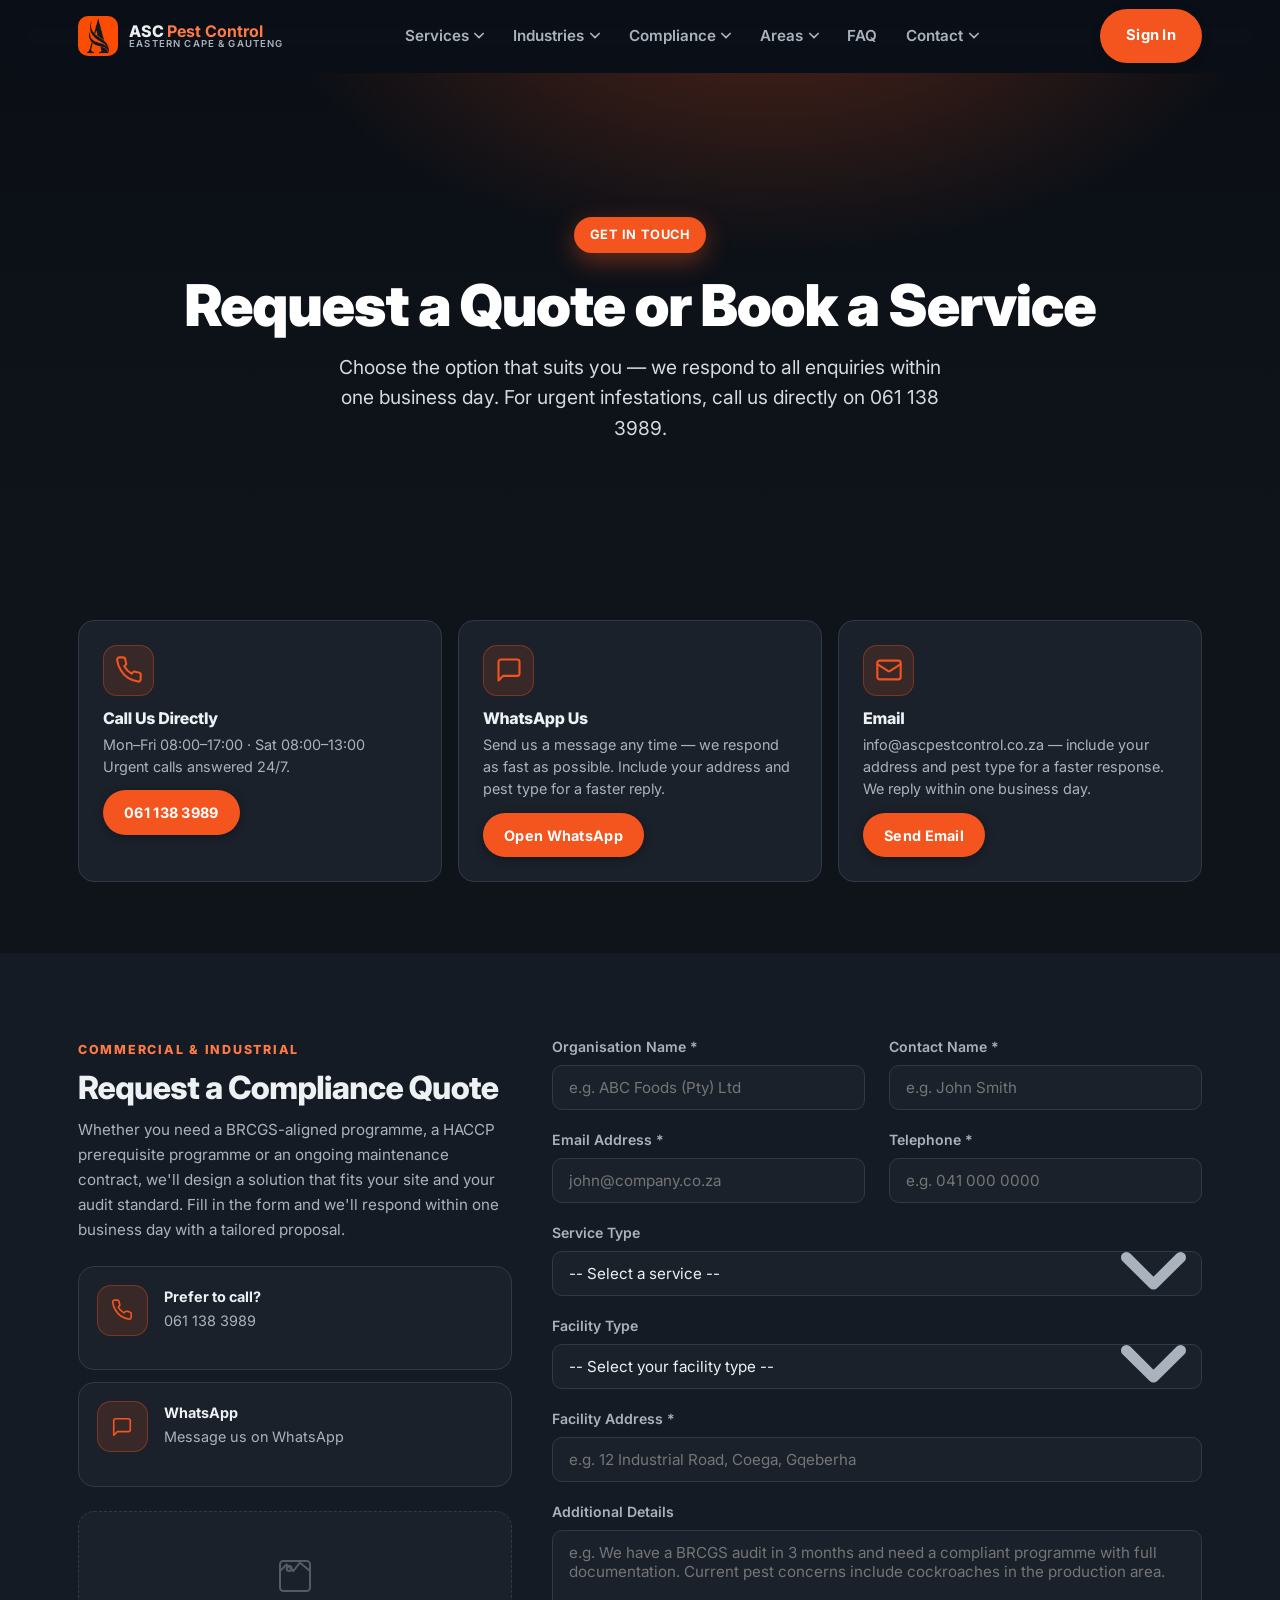
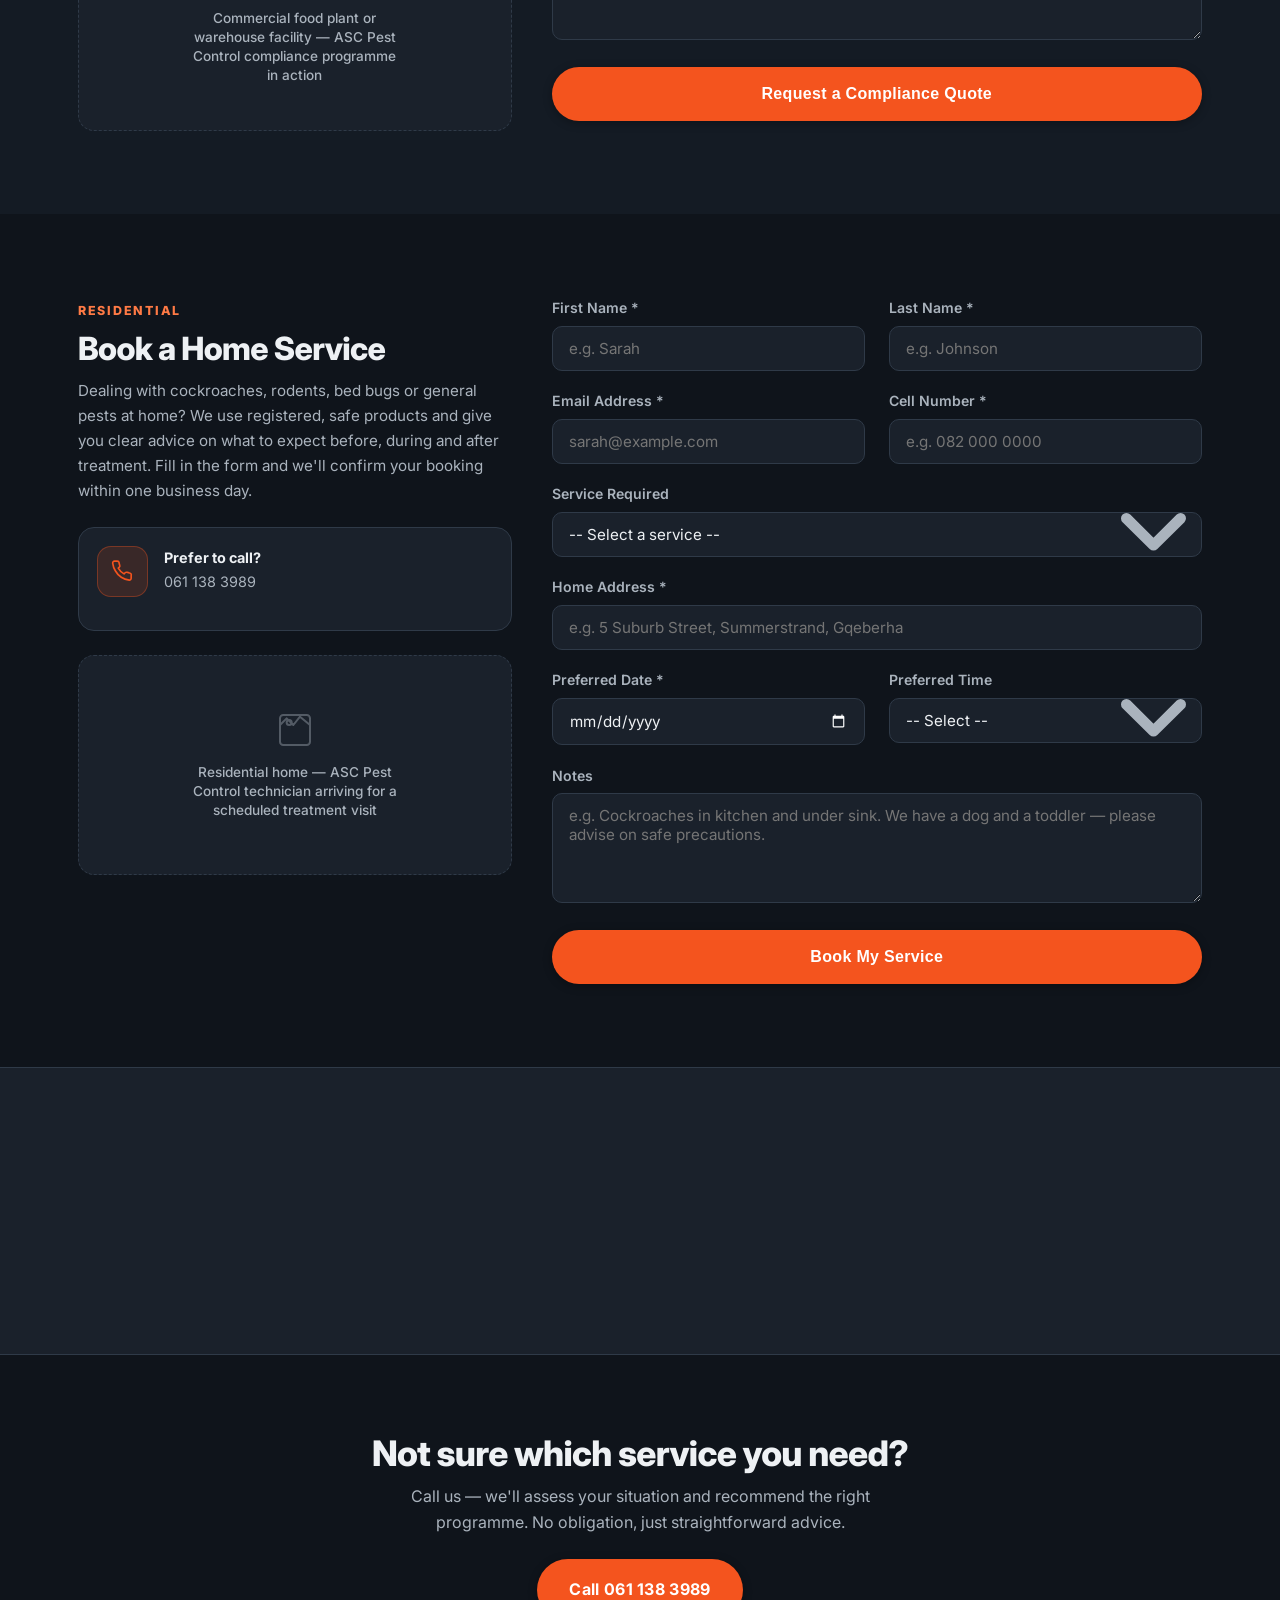
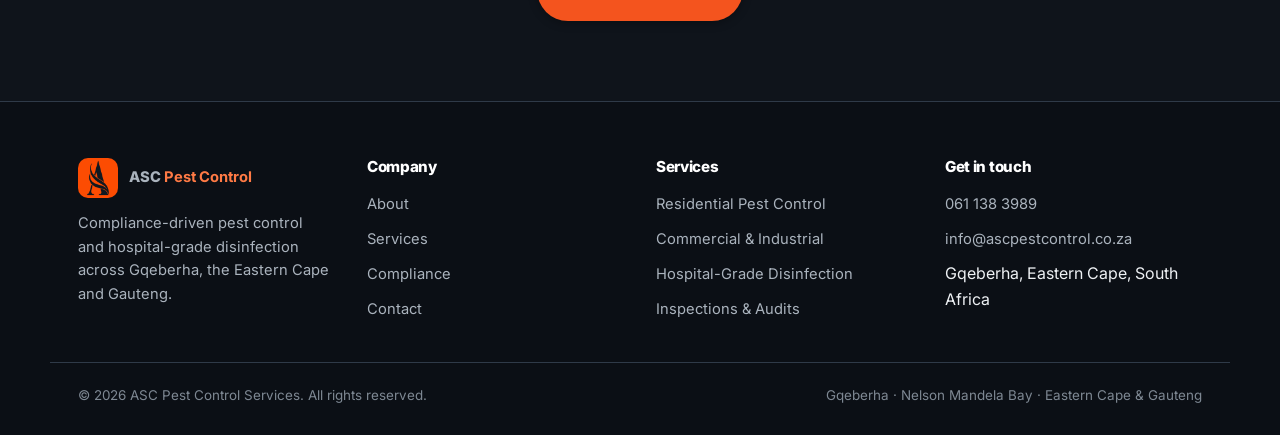
<file: contact.html>
<!DOCTYPE html>
<html lang="en-ZA">
<head>
  <meta charset="UTF-8" />
  <meta name="viewport" content="width=device-width, initial-scale=1.0, viewport-fit=cover" />
  <meta name="theme-color" content="#0b0f15" />
  <meta name="color-scheme" content="dark" />
  <title>Contact ASC Pest Control | Get a Free Quote — Eastern Cape &amp; Gauteng</title>
  <meta name="description" content="Contact ASC Pest Control for a free quote or to book a residential service. Call 061 138 3989, WhatsApp or use our online form. We respond within one business day." />
  <link rel="canonical" href="https://ascpestcontrol.co.za/contact.html" />
  <link rel="preconnect" href="https://fonts.googleapis.com" />
  <link rel="preconnect" href="https://fonts.gstatic.com" crossorigin />
  <link href="https://fonts.googleapis.com/css2?family=Inter:wght@400;500;600;700;800;900&display=swap" rel="stylesheet" />
  <link rel="stylesheet" href="assets/css/home-v2.css" />
  <link rel="stylesheet" href="assets/css/pages.css" />
</head>
<body>

<header class="site-header" id="siteHeader">
  <div class="container header-inner">
    <a class="logo" href="home-v2.html" aria-label="ASC Pest Control home">
      <img src="logo.png" alt="ASC Pest Control" width="40" height="40" />
      <span class="logo-text">ASC <strong>Pest Control</strong><small>Eastern Cape &amp; Gauteng</small></span>
    </a>
    <nav class="nav-links" aria-label="Primary navigation">
      <div class="nav-item has-dropdown">
        <button class="nav-tab" aria-expanded="false" aria-haspopup="true">Services <svg class="nav-caret" viewBox="0 0 12 8" width="10" height="10" fill="none" stroke="currentColor" stroke-width="2" stroke-linecap="round" stroke-linejoin="round"><path d="M1 1l5 5 5-5"/></svg></button>
        <div class="nav-dropdown" role="menu">
          <a href="services.html#ipm" role="menuitem">Integrated Pest Management</a>
          <a href="services.html#cockroach" role="menuitem">Cockroach Control</a>
          <a href="services.html#rodent" role="menuitem">Rodent Control</a>
          <a href="services.html#termite" role="menuitem">Termite Control</a>
          <a href="services.html#bedbug" role="menuitem">Bed Bug Control</a>
          <a href="services.html#flyant" role="menuitem">Fly &amp; Ant Control</a>
          <a href="services.html#disinfection" role="menuitem">Disinfection</a>
          <a href="services.html#monitoring" role="menuitem">Monitoring &amp; Audit Support</a>
        </div>
      </div>
      <div class="nav-item has-dropdown">
        <button class="nav-tab" aria-expanded="false" aria-haspopup="true">Industries <svg class="nav-caret" viewBox="0 0 12 8" width="10" height="10" fill="none" stroke="currentColor" stroke-width="2" stroke-linecap="round" stroke-linejoin="round"><path d="M1 1l5 5 5-5"/></svg></button>
        <div class="nav-dropdown" role="menu">
          <a href="industries.html#food" role="menuitem">Food &amp; Beverage</a>
          <a href="industries.html#healthcare" role="menuitem">Healthcare</a>
          <a href="industries.html#hospitality" role="menuitem">Hospitality</a>
          <a href="industries.html#education" role="menuitem">Education</a>
          <a href="industries.html#corporate" role="menuitem">Corporate</a>
          <a href="industries.html#retail" role="menuitem">Retail &amp; Public</a>
        </div>
      </div>
      <div class="nav-item has-dropdown">
        <button class="nav-tab" aria-expanded="false" aria-haspopup="true">Compliance <svg class="nav-caret" viewBox="0 0 12 8" width="10" height="10" fill="none" stroke="currentColor" stroke-width="2" stroke-linecap="round" stroke-linejoin="round"><path d="M1 1l5 5 5-5"/></svg></button>
        <div class="nav-dropdown" role="menu">
          <a href="compliance.html#haccp" role="menuitem">HACCP Alignment</a>
          <a href="compliance.html#brcgs" role="menuitem">BRCGS Compliance</a>
          <a href="compliance.html#fssc" role="menuitem">FSSC 22000 Support</a>
          <a href="compliance.html#docs" role="menuitem">Audit Documentation</a>
          <a href="compliance.html#assessment" role="menuitem">Request Compliance Assessment</a>
        </div>
      </div>
      <div class="nav-item has-dropdown">
        <button class="nav-tab" aria-expanded="false" aria-haspopup="true">Areas <svg class="nav-caret" viewBox="0 0 12 8" width="10" height="10" fill="none" stroke="currentColor" stroke-width="2" stroke-linecap="round" stroke-linejoin="round"><path d="M1 1l5 5 5-5"/></svg></button>
        <div class="nav-dropdown" role="menu">
          <a href="areas.html#gqeberha" role="menuitem">Gqeberha (Port Elizabeth)</a>
          <a href="areas.html#eastern-cape" role="menuitem">Eastern Cape Towns</a>
          <a href="areas.html#gauteng" role="menuitem">Gauteng</a>
        </div>
      </div>
      <a href="faq.html" class="nav-tab">FAQ</a>
      <div class="nav-item has-dropdown">
        <button class="nav-tab" aria-expanded="false" aria-haspopup="true">Contact <svg class="nav-caret" viewBox="0 0 12 8" width="10" height="10" fill="none" stroke="currentColor" stroke-width="2" stroke-linecap="round" stroke-linejoin="round"><path d="M1 1l5 5 5-5"/></svg></button>
        <div class="nav-dropdown" role="menu">
          <a href="tel:+27611383989" role="menuitem">Call 061 138 3989</a>
          <a href="https://wa.me/27611383989" rel="noopener noreferrer" role="menuitem">WhatsApp Us</a>
          <a href="contact.html#commercial" role="menuitem">Commercial Quote</a>
          <a href="contact.html#residential" role="menuitem">Residential Booking</a>
        </div>
      </div>
    </nav>
    <a class="btn btn-primary header-cta" href="hub/">Sign In</a>
    <button class="nav-toggle" id="navToggle" aria-label="Toggle menu" aria-expanded="false" aria-controls="mobileNav">
      <span></span><span></span><span></span>
    </button>
  </div>
  <nav class="mobile-nav" id="mobileNav" aria-label="Mobile navigation">
    <div class="mnav-item">
      <button class="mnav-tab" aria-expanded="false">Services <svg class="nav-caret" viewBox="0 0 12 8" width="10" height="10" fill="none" stroke="currentColor" stroke-width="2" stroke-linecap="round" stroke-linejoin="round"><path d="M1 1l5 5 5-5"/></svg></button>
      <div class="mnav-sub">
        <a href="services.html#ipm">Integrated Pest Management</a>
        <a href="services.html#cockroach">Cockroach Control</a>
        <a href="services.html#rodent">Rodent Control</a>
        <a href="services.html#termite">Termite Control</a>
        <a href="services.html#bedbug">Bed Bug Control</a>
        <a href="services.html#flyant">Fly &amp; Ant Control</a>
        <a href="services.html#disinfection">Disinfection</a>
        <a href="services.html#monitoring">Monitoring &amp; Audit Support</a>
      </div>
    </div>
    <div class="mnav-item">
      <button class="mnav-tab" aria-expanded="false">Industries <svg class="nav-caret" viewBox="0 0 12 8" width="10" height="10" fill="none" stroke="currentColor" stroke-width="2" stroke-linecap="round" stroke-linejoin="round"><path d="M1 1l5 5 5-5"/></svg></button>
      <div class="mnav-sub">
        <a href="industries.html#food">Food &amp; Beverage</a>
        <a href="industries.html#healthcare">Healthcare</a>
        <a href="industries.html#hospitality">Hospitality</a>
        <a href="industries.html#education">Education</a>
        <a href="industries.html#corporate">Corporate</a>
        <a href="industries.html#retail">Retail &amp; Public</a>
      </div>
    </div>
    <div class="mnav-item">
      <button class="mnav-tab" aria-expanded="false">Compliance <svg class="nav-caret" viewBox="0 0 12 8" width="10" height="10" fill="none" stroke="currentColor" stroke-width="2" stroke-linecap="round" stroke-linejoin="round"><path d="M1 1l5 5 5-5"/></svg></button>
      <div class="mnav-sub">
        <a href="compliance.html#haccp">HACCP Alignment</a>
        <a href="compliance.html#brcgs">BRCGS Compliance</a>
        <a href="compliance.html#fssc">FSSC 22000 Support</a>
        <a href="compliance.html#docs">Audit Documentation</a>
      </div>
    </div>
    <div class="mnav-item">
      <button class="mnav-tab" aria-expanded="false">Areas <svg class="nav-caret" viewBox="0 0 12 8" width="10" height="10" fill="none" stroke="currentColor" stroke-width="2" stroke-linecap="round" stroke-linejoin="round"><path d="M1 1l5 5 5-5"/></svg></button>
      <div class="mnav-sub">
        <a href="areas.html#gqeberha">Gqeberha (Port Elizabeth)</a>
        <a href="areas.html#eastern-cape">Eastern Cape Towns</a>
        <a href="areas.html#gauteng">Gauteng</a>
      </div>
    </div>
    <a href="faq.html">FAQ</a>
    <div class="mnav-item">
      <button class="mnav-tab" aria-expanded="false">Contact <svg class="nav-caret" viewBox="0 0 12 8" width="10" height="10" fill="none" stroke="currentColor" stroke-width="2" stroke-linecap="round" stroke-linejoin="round"><path d="M1 1l5 5 5-5"/></svg></button>
      <div class="mnav-sub">
        <a href="tel:+27611383989">Call 061 138 3989</a>
        <a href="https://wa.me/27611383989">WhatsApp Us</a>
        <a href="contact.html#commercial">Commercial Quote</a>
        <a href="contact.html#residential">Residential Booking</a>
      </div>
    </div>
    <a class="btn btn-primary" href="hub/">Sign In</a>
  </nav>
</header>

<main>

  <!-- Page Hero -->
  <section class="page-hero">
    <div class="container">
      <span class="badge">Get in Touch</span>
      <h1>Request a Quote or Book a Service</h1>
      <p class="hero-lead">Choose the option that suits you — we respond to all enquiries within one business day. For urgent infestations, call us directly on 061 138 3989.</p>
    </div>
  </section>

  <!-- Contact Methods -->
  <section style="padding-block: clamp(2.5rem,2rem + 3vw,5rem); background: var(--bg);">
    <div class="container">
      <div class="info-grid">
        <div class="info-card">
          <span class="card-icon">
            <svg viewBox="0 0 24 24" width="28" height="28" fill="none" stroke="var(--orange)" stroke-width="1.8" stroke-linecap="round" stroke-linejoin="round"><path d="M22 16.92v3a2 2 0 0 1-2.18 2 19.79 19.79 0 0 1-8.63-3.07A19.5 19.5 0 0 1 4.89 12 19.79 19.79 0 0 1 1.83 3.4 2 2 0 0 1 3.81 1.2h3a2 2 0 0 1 2 1.72c.127.96.361 1.903.7 2.81a2 2 0 0 1-.45 2.11L7.91 8.84a16 16 0 0 0 6.29 6.29l1.21-1.21a2 2 0 0 1 2.11-.45c.907.339 1.85.573 2.81.7A2 2 0 0 1 22 16.92z"/></svg>
          </span>
          <h3>Call Us Directly</h3>
          <p style="color: var(--muted); font-size: .9rem; margin-bottom: .75rem;">Mon–Fri 08:00–17:00 &middot; Sat 08:00–13:00<br/>Urgent calls answered 24/7.</p>
          <a href="tel:+27611383989" class="btn btn-primary" style="font-size: .9rem; padding: .55rem 1.2rem;">061 138 3989</a>
        </div>
        <div class="info-card">
          <span class="card-icon">
            <svg viewBox="0 0 24 24" width="28" height="28" fill="none" stroke="var(--orange)" stroke-width="1.8" stroke-linecap="round" stroke-linejoin="round"><path d="M21 15a2 2 0 0 1-2 2H7l-4 4V5a2 2 0 0 1 2-2h14a2 2 0 0 1 2 2z"/></svg>
          </span>
          <h3>WhatsApp Us</h3>
          <p style="color: var(--muted); font-size: .9rem; margin-bottom: .75rem;">Send us a message any time — we respond as fast as possible. Include your address and pest type for a faster reply.</p>
          <a href="https://wa.me/27611383989" rel="noopener noreferrer" class="btn btn-primary" style="font-size: .9rem; padding: .55rem 1.2rem;">Open WhatsApp</a>
        </div>
        <div class="info-card">
          <span class="card-icon">
            <svg viewBox="0 0 24 24" width="28" height="28" fill="none" stroke="var(--orange)" stroke-width="1.8" stroke-linecap="round" stroke-linejoin="round"><rect x="2" y="4" width="20" height="16" rx="2"/><path d="m22 7-8.97 5.7a1.94 1.94 0 0 1-2.06 0L2 7"/></svg>
          </span>
          <h3>Email</h3>
          <p style="color: var(--muted); font-size: .9rem; margin-bottom: .75rem;">info@ascpestcontrol.co.za — include your address and pest type for a faster response. We reply within one business day.</p>
          <a href="mailto:info@ascpestcontrol.co.za" class="btn btn-primary" style="font-size: .9rem; padding: .55rem 1.2rem;">Send Email</a>
        </div>
      </div>
    </div>
  </section>

  <!-- Commercial Quote Form -->
  <section style="padding-block: clamp(3rem,2rem + 4vw,6rem); background: var(--bg-alt);" id="commercial">
    <div class="container">
      <div class="contact-grid">
        <div class="contact-info">
          <span class="eyebrow">Commercial &amp; Industrial</span>
          <h2>Request a Compliance Quote</h2>
          <p style="color: var(--muted); font-size: .95rem; line-height: 1.65; margin-bottom: 1.5rem;">Whether you need a BRCGS-aligned programme, a HACCP prerequisite programme or an ongoing maintenance contract, we'll design a solution that fits your site and your audit standard. Fill in the form and we'll respond within one business day with a tailored proposal.</p>
          <div class="contact-method">
            <span class="card-icon">
              <svg viewBox="0 0 24 24" width="22" height="22" fill="none" stroke="var(--orange)" stroke-width="1.8" stroke-linecap="round" stroke-linejoin="round"><path d="M22 16.92v3a2 2 0 0 1-2.18 2 19.79 19.79 0 0 1-8.63-3.07A19.5 19.5 0 0 1 4.89 12 19.79 19.79 0 0 1 1.83 3.4 2 2 0 0 1 3.81 1.2h3a2 2 0 0 1 2 1.72c.127.96.361 1.903.7 2.81a2 2 0 0 1-.45 2.11L7.91 8.84a16 16 0 0 0 6.29 6.29l1.21-1.21a2 2 0 0 1 2.11-.45c.907.339 1.85.573 2.81.7A2 2 0 0 1 22 16.92z"/></svg>
            </span>
            <div>
              <strong>Prefer to call?</strong>
              <a href="tel:+27611383989">061 138 3989</a>
            </div>
          </div>
          <div class="contact-method">
            <span class="card-icon">
              <svg viewBox="0 0 24 24" width="22" height="22" fill="none" stroke="var(--orange)" stroke-width="1.8" stroke-linecap="round" stroke-linejoin="round"><path d="M21 15a2 2 0 0 1-2 2H7l-4 4V5a2 2 0 0 1 2-2h14a2 2 0 0 1 2 2z"/></svg>
            </span>
            <div>
              <strong>WhatsApp</strong>
              <a href="https://wa.me/27611383989" rel="noopener noreferrer">Message us on WhatsApp</a>
            </div>
          </div>
          <div style="margin-top: 1.5rem;">
            <div class="img-placeholder" data-label="Commercial food plant or warehouse facility — ASC Pest Control compliance programme in action">
              <svg viewBox="0 0 24 24" width="40" height="40" fill="none" stroke="currentColor" stroke-width="1.2" stroke-linecap="round" stroke-linejoin="round" opacity="0.4"><rect x="3" y="3" width="18" height="18" rx="2"/><path d="M3 9l4-4 4 4 4-5 6 5"/><circle cx="8.5" cy="7.5" r="1.5"/></svg>
              <span>Commercial food plant or warehouse facility — ASC Pest Control compliance programme in action</span>
            </div>
          </div>
        </div>
        <div>
          <form class="pg-form" action="#" method="post" novalidate>
            <div style="display: grid; gap: 0 1.5rem; grid-template-columns: 1fr 1fr;">
              <div class="field">
                <label for="comm-org">Organisation Name *</label>
                <input type="text" id="comm-org" name="organisation" required placeholder="e.g. ABC Foods (Pty) Ltd" />
              </div>
              <div class="field">
                <label for="comm-name">Contact Name *</label>
                <input type="text" id="comm-name" name="contact_name" required placeholder="e.g. John Smith" />
              </div>
            </div>
            <div style="display: grid; gap: 0 1.5rem; grid-template-columns: 1fr 1fr;">
              <div class="field">
                <label for="comm-email">Email Address *</label>
                <input type="email" id="comm-email" name="email" required placeholder="john@company.co.za" />
              </div>
              <div class="field">
                <label for="comm-phone">Telephone *</label>
                <input type="tel" id="comm-phone" name="phone" required placeholder="e.g. 041 000 0000" />
              </div>
            </div>
            <div class="field">
              <label for="comm-service">Service Type</label>
              <select id="comm-service" name="service_type">
                <option value="">-- Select a service --</option>
                <option>Integrated Pest Management (IPM)</option>
                <option>Cockroach Control</option>
                <option>Rodent Control</option>
                <option>Termite Control</option>
                <option>Bed Bug Control</option>
                <option>Fly &amp; Ant Control</option>
                <option>Disinfection</option>
                <option>Monitoring &amp; Audit Support</option>
                <option>Full Compliance Programme</option>
                <option>Multiple services — advise me</option>
              </select>
            </div>
            <div class="field">
              <label for="comm-facility">Facility Type</label>
              <select id="comm-facility" name="facility_type">
                <option value="">-- Select your facility type --</option>
                <option>Food &amp; Beverage Processing</option>
                <option>Food &amp; Beverage Distribution / Warehousing</option>
                <option>Healthcare / Hospital / Clinic</option>
                <option>Hospitality / Hotel / Lodge / Restaurant</option>
                <option>Education / School / University</option>
                <option>Corporate / Office</option>
                <option>Retail / Shopping Centre</option>
                <option>Industrial / Manufacturing</option>
                <option>Other</option>
              </select>
            </div>
            <div class="field">
              <label for="comm-address">Facility Address *</label>
              <input type="text" id="comm-address" name="address" required placeholder="e.g. 12 Industrial Road, Coega, Gqeberha" />
            </div>
            <div class="field">
              <label for="comm-details">Additional Details</label>
              <textarea id="comm-details" name="details" placeholder="e.g. We have a BRCGS audit in 3 months and need a compliant programme with full documentation. Current pest concerns include cockroaches in the production area."></textarea>
            </div>
            <button class="btn btn-primary btn-lg" type="submit" style="width: 100%;">Request a Compliance Quote</button>
          </form>
        </div>
      </div>
    </div>
  </section>

  <!-- Residential Booking Form -->
  <section style="padding-block: clamp(3rem,2rem + 4vw,6rem); background: var(--bg);" id="residential">
    <div class="container">
      <div class="contact-grid">
        <div class="contact-info">
          <span class="eyebrow">Residential</span>
          <h2>Book a Home Service</h2>
          <p style="color: var(--muted); font-size: .95rem; line-height: 1.65; margin-bottom: 1.5rem;">Dealing with cockroaches, rodents, bed bugs or general pests at home? We use registered, safe products and give you clear advice on what to expect before, during and after treatment. Fill in the form and we'll confirm your booking within one business day.</p>
          <div class="contact-method">
            <span class="card-icon">
              <svg viewBox="0 0 24 24" width="22" height="22" fill="none" stroke="var(--orange)" stroke-width="1.8" stroke-linecap="round" stroke-linejoin="round"><path d="M22 16.92v3a2 2 0 0 1-2.18 2 19.79 19.79 0 0 1-8.63-3.07A19.5 19.5 0 0 1 4.89 12 19.79 19.79 0 0 1 1.83 3.4 2 2 0 0 1 3.81 1.2h3a2 2 0 0 1 2 1.72c.127.96.361 1.903.7 2.81a2 2 0 0 1-.45 2.11L7.91 8.84a16 16 0 0 0 6.29 6.29l1.21-1.21a2 2 0 0 1 2.11-.45c.907.339 1.85.573 2.81.7A2 2 0 0 1 22 16.92z"/></svg>
            </span>
            <div>
              <strong>Prefer to call?</strong>
              <a href="tel:+27611383989">061 138 3989</a>
            </div>
          </div>
          <div style="margin-top: 1.5rem;">
            <div class="img-placeholder" data-label="Residential home — ASC Pest Control technician arriving for a scheduled treatment visit">
              <svg viewBox="0 0 24 24" width="40" height="40" fill="none" stroke="currentColor" stroke-width="1.2" stroke-linecap="round" stroke-linejoin="round" opacity="0.4"><rect x="3" y="3" width="18" height="18" rx="2"/><path d="M3 9l4-4 4 4 4-5 6 5"/><circle cx="8.5" cy="7.5" r="1.5"/></svg>
              <span>Residential home — ASC Pest Control technician arriving for a scheduled treatment visit</span>
            </div>
          </div>
        </div>
        <div>
          <form class="pg-form" action="#" method="post" novalidate>
            <div style="display: grid; gap: 0 1.5rem; grid-template-columns: 1fr 1fr;">
              <div class="field">
                <label for="res-fname">First Name *</label>
                <input type="text" id="res-fname" name="first_name" required placeholder="e.g. Sarah" />
              </div>
              <div class="field">
                <label for="res-lname">Last Name *</label>
                <input type="text" id="res-lname" name="last_name" required placeholder="e.g. Johnson" />
              </div>
            </div>
            <div style="display: grid; gap: 0 1.5rem; grid-template-columns: 1fr 1fr;">
              <div class="field">
                <label for="res-email">Email Address *</label>
                <input type="email" id="res-email" name="email" required placeholder="sarah@example.com" />
              </div>
              <div class="field">
                <label for="res-phone">Cell Number *</label>
                <input type="tel" id="res-phone" name="phone" required placeholder="e.g. 082 000 0000" />
              </div>
            </div>
            <div class="field">
              <label for="res-service">Service Required</label>
              <select id="res-service" name="service_type">
                <option value="">-- Select a service --</option>
                <option>Cockroach Control</option>
                <option>Rodent Control</option>
                <option>Termite Control</option>
                <option>Bed Bug Control</option>
                <option>Fly &amp; Ant Control</option>
                <option>Disinfection</option>
                <option>General Pest Control</option>
                <option>Not sure — please advise</option>
              </select>
            </div>
            <div class="field">
              <label for="res-address">Home Address *</label>
              <input type="text" id="res-address" name="address" required placeholder="e.g. 5 Suburb Street, Summerstrand, Gqeberha" />
            </div>
            <div style="display: grid; gap: 0 1.5rem; grid-template-columns: 1fr 1fr;">
              <div class="field">
                <label for="res-date">Preferred Date *</label>
                <input type="date" id="res-date" name="preferred_date" required />
              </div>
              <div class="field">
                <label for="res-time">Preferred Time</label>
                <select id="res-time" name="preferred_time">
                  <option value="">-- Select --</option>
                  <option>Morning (08:00–12:00)</option>
                  <option>Afternoon (12:00–17:00)</option>
                  <option>Any time</option>
                </select>
              </div>
            </div>
            <div class="field">
              <label for="res-notes">Notes</label>
              <textarea id="res-notes" name="notes" placeholder="e.g. Cockroaches in kitchen and under sink. We have a dog and a toddler — please advise on safe precautions."></textarea>
            </div>
            <button class="btn btn-primary btn-lg" type="submit" style="width: 100%;">Book My Service</button>
          </form>
        </div>
      </div>
    </div>
  </section>

  <!-- Office Hours Band -->
  <section class="band">
    <div class="container" style="text-align: left; max-width: 780px;">
      <div style="display: grid; gap: 2rem; grid-template-columns: repeat(auto-fit, minmax(min(100%,18rem),1fr));">
        <div>
          <h3 style="font-size: 1.2rem; margin-bottom: .9rem;">Office Hours</h3>
          <ul style="list-style: none; padding: 0; color: var(--muted); font-size: .95rem; line-height: 2;">
            <li><strong style="color: var(--fg);">Mon – Fri</strong> &nbsp;08:00 – 17:00</li>
            <li><strong style="color: var(--fg);">Saturday</strong> &nbsp;08:00 – 13:00</li>
            <li><strong style="color: var(--fg);">Sunday / PH</strong> &nbsp;Closed (urgent calls answered)</li>
            <li><strong style="color: var(--fg);">24/7</strong> &nbsp;Urgent response available</li>
          </ul>
        </div>
        <div>
          <h3 style="font-size: 1.2rem; margin-bottom: .9rem;">Find Us</h3>
          <ul style="list-style: none; padding: 0; color: var(--muted); font-size: .95rem; line-height: 2;">
            <li>Gqeberha (Port Elizabeth)</li>
            <li>Eastern Cape, South Africa</li>
            <li><a href="tel:+27611383989" style="color: var(--orange-bright);">061 138 3989</a></li>
            <li><a href="mailto:info@ascpestcontrol.co.za" style="color: var(--orange-bright);">info@ascpestcontrol.co.za</a></li>
          </ul>
        </div>
      </div>
    </div>
  </section>

  <!-- Minimal page CTA -->
  <section style="padding-block: clamp(3rem,2rem + 4vw,5rem); background: var(--bg); text-align: center;">
    <div class="container" style="max-width: 600px;">
      <h2 style="font-size: clamp(1.5rem,1rem + 2vw,2.2rem); margin-bottom: .6rem;">Not sure which service you need?</h2>
      <p style="color: var(--muted); margin-bottom: 1.5rem;">Call us — we'll assess your situation and recommend the right programme. No obligation, just straightforward advice.</p>
      <a class="btn btn-primary btn-lg" href="tel:+27611383989">Call 061 138 3989</a>
    </div>
  </section>

</main>

<footer class="site-footer" id="site-footer">
  <div class="container footer-grid">
    <div>
      <a class="logo logo--footer" href="home-v2.html">
        <img src="logo.png" alt="ASC Pest Control" width="38" height="38" />
        <span class="logo-text">ASC <strong>Pest Control</strong></span>
      </a>
      <p class="footer-note">Compliance-driven pest control and hospital-grade disinfection across Gqeberha, the Eastern Cape and Gauteng.</p>
    </div>
    <div>
      <h4>Company</h4>
      <ul>
        <li><a href="home-v2.html#about">About</a></li>
        <li><a href="services.html">Services</a></li>
        <li><a href="compliance.html">Compliance</a></li>
        <li><a href="contact.html">Contact</a></li>
      </ul>
    </div>
    <div>
      <h4>Services</h4>
      <ul>
        <li><a href="services.html#residential">Residential Pest Control</a></li>
        <li><a href="services.html#commercial">Commercial &amp; Industrial</a></li>
        <li><a href="services.html#disinfection">Hospital-Grade Disinfection</a></li>
        <li><a href="compliance.html">Inspections &amp; Audits</a></li>
      </ul>
    </div>
    <div>
      <h4>Get in touch</h4>
      <ul>
        <li><a href="tel:+27611383989">061 138 3989</a></li>
        <li><a href="mailto:info@ascpestcontrol.co.za">info@ascpestcontrol.co.za</a></li>
        <li>Gqeberha, Eastern Cape, South Africa</li>
      </ul>
    </div>
  </div>
  <div class="container footer-bottom">
    <span>&copy; <span class="year"></span> ASC Pest Control Services. All rights reserved.</span>
    <span>Gqeberha &middot; Nelson Mandela Bay &middot; Eastern Cape &amp; Gauteng</span>
  </div>
</footer>

<script>
  document.querySelectorAll('.year').forEach(el => el.textContent = new Date().getFullYear());
  (function() {
    var items = document.querySelectorAll('.nav-item.has-dropdown');
    function closeAll(except) { items.forEach(function(it) { if (it !== except) { it.classList.remove('open'); var b = it.querySelector('.nav-tab'); if(b) b.setAttribute('aria-expanded','false'); } }); }
    items.forEach(function(item) {
      var btn = item.querySelector('.nav-tab');
      if (!btn) return;
      btn.addEventListener('click', function(e) { e.stopPropagation(); var isOpen = item.classList.contains('open'); closeAll(item); item.classList.toggle('open', !isOpen); btn.setAttribute('aria-expanded', String(!isOpen)); });
      item.querySelectorAll('.nav-dropdown a').forEach(function(a) { a.addEventListener('click', function() { closeAll(); }); });
    });
    document.addEventListener('click', function() { closeAll(); });
    document.addEventListener('keydown', function(e) { if (e.key === 'Escape') closeAll(); });
  })();
  const toggle = document.getElementById('navToggle');
  const mobileNav = document.getElementById('mobileNav');
  toggle.addEventListener('click', () => {
    const open = mobileNav.classList.toggle('open');
    toggle.classList.toggle('is-open', open);
    toggle.setAttribute('aria-expanded', String(open));
  });
  mobileNav.querySelectorAll('.mnav-tab').forEach((btn) => {
    btn.addEventListener('click', () => {
      const item = btn.closest('.mnav-item');
      const isOpen = item.classList.contains('open');
      mobileNav.querySelectorAll('.mnav-item').forEach(it => it.classList.remove('open'));
      item.classList.toggle('open', !isOpen);
      btn.setAttribute('aria-expanded', String(!isOpen));
    });
  });
  mobileNav.querySelectorAll('a').forEach((a) => a.addEventListener('click', () => {
    mobileNav.classList.remove('open'); toggle.classList.remove('is-open'); toggle.setAttribute('aria-expanded', 'false');
  }));
  const header = document.getElementById('siteHeader');
  const onScroll = () => header.classList.toggle('scrolled', window.scrollY > 8);
  onScroll(); window.addEventListener('scroll', onScroll, { passive: true });
</script>
</body>
</html>
</file>
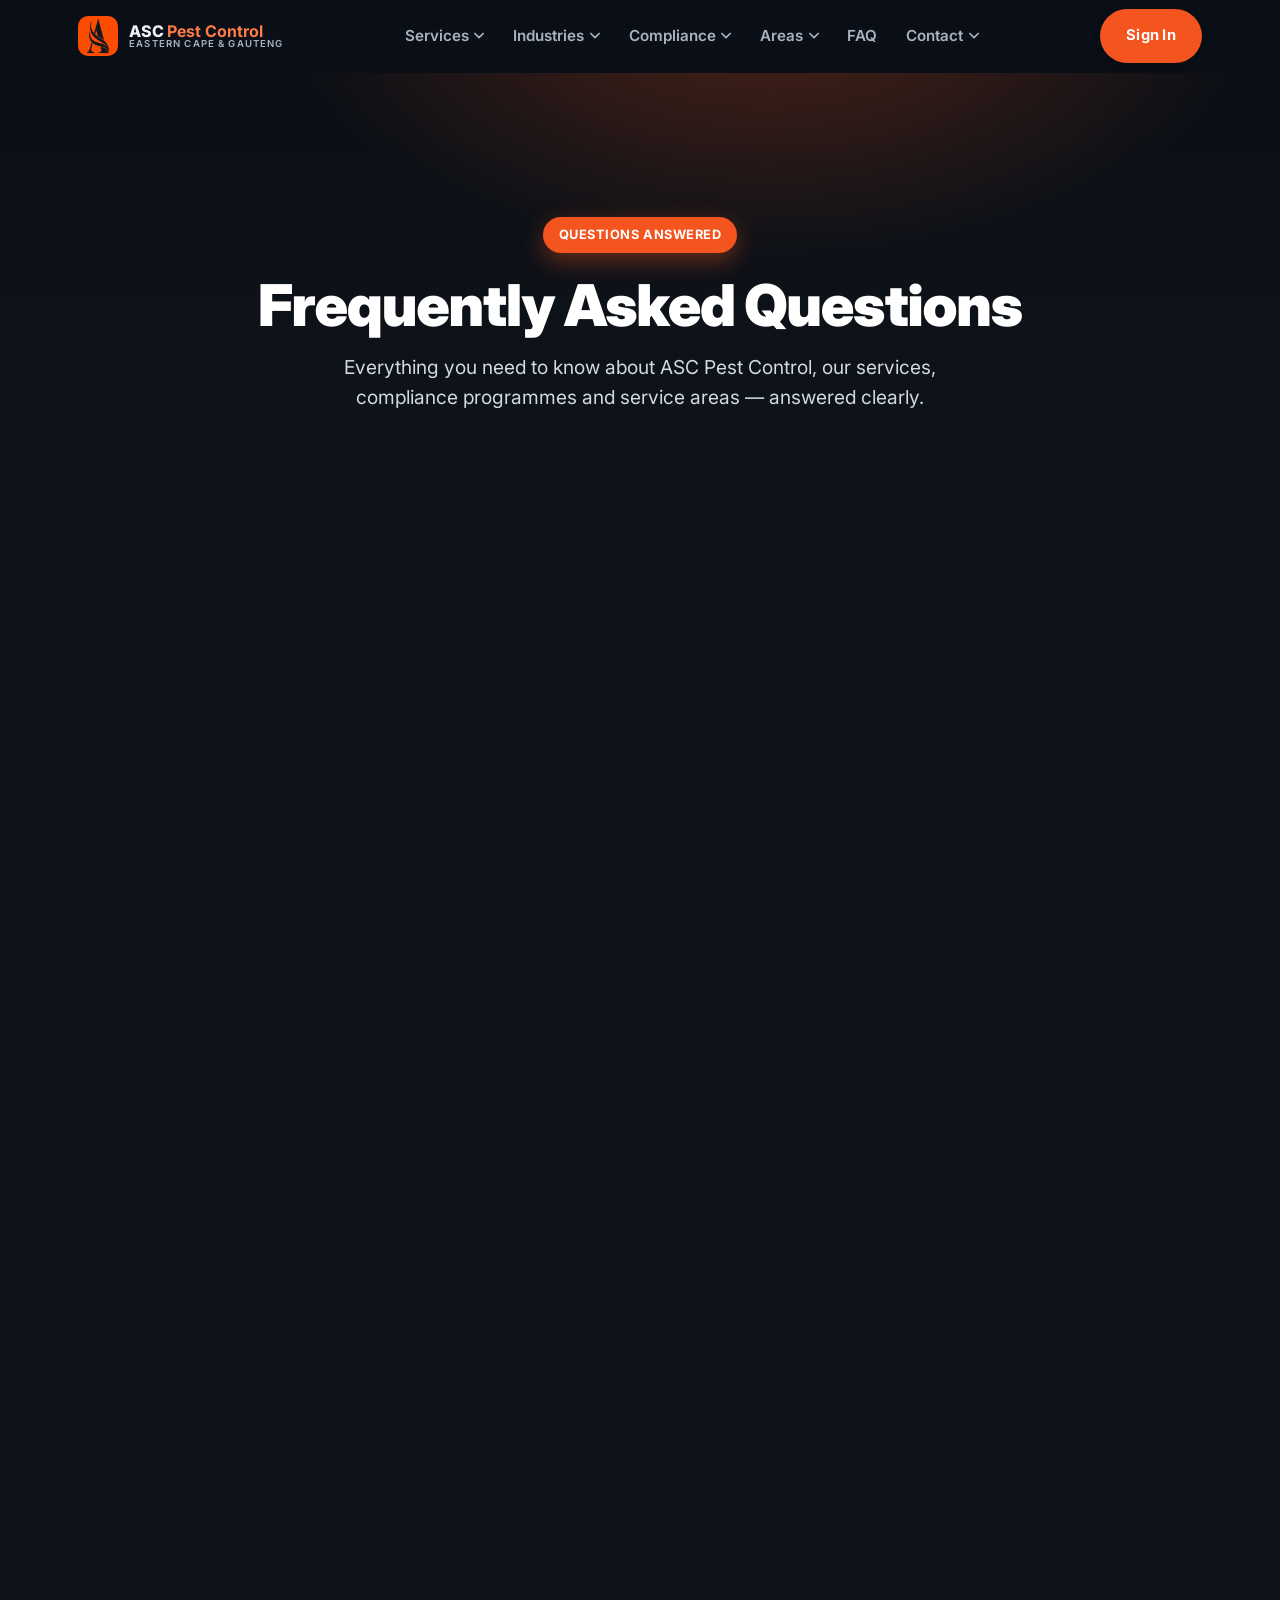
<file: faq.html>
<!DOCTYPE html>
<html lang="en-ZA">
<head>
  <meta charset="UTF-8" />
  <meta name="viewport" content="width=device-width, initial-scale=1.0, viewport-fit=cover" />
  <meta name="theme-color" content="#0b0f15" />
  <meta name="color-scheme" content="dark" />
  <title>Frequently Asked Questions | ASC Pest Control</title>
  <meta name="description" content="Answers to the most common questions about ASC Pest Control — services, compliance programmes, service areas, pricing and how to book." />
  <link rel="canonical" href="https://ascpestcontrol.co.za/faq.html" />
  <link rel="preconnect" href="https://fonts.googleapis.com" />
  <link rel="preconnect" href="https://fonts.gstatic.com" crossorigin />
  <link href="https://fonts.googleapis.com/css2?family=Inter:wght@400;500;600;700;800;900&display=swap" rel="stylesheet" />
  <link rel="stylesheet" href="assets/css/home-v2.css" />
  <link rel="stylesheet" href="assets/css/pages.css" />
</head>
<body>

<header class="site-header" id="siteHeader">
  <div class="container header-inner">
    <a class="logo" href="home-v2.html" aria-label="ASC Pest Control home">
      <img src="logo.png" alt="ASC Pest Control" width="40" height="40" />
      <span class="logo-text">ASC <strong>Pest Control</strong><small>Eastern Cape &amp; Gauteng</small></span>
    </a>
    <nav class="nav-links" aria-label="Primary navigation">
      <div class="nav-item has-dropdown">
        <button class="nav-tab" aria-expanded="false" aria-haspopup="true">Services <svg class="nav-caret" viewBox="0 0 12 8" width="10" height="10" fill="none" stroke="currentColor" stroke-width="2" stroke-linecap="round" stroke-linejoin="round"><path d="M1 1l5 5 5-5"/></svg></button>
        <div class="nav-dropdown" role="menu">
          <a href="services.html#ipm" role="menuitem">Integrated Pest Management</a>
          <a href="services.html#cockroach" role="menuitem">Cockroach Control</a>
          <a href="services.html#rodent" role="menuitem">Rodent Control</a>
          <a href="services.html#termite" role="menuitem">Termite Control</a>
          <a href="services.html#bedbug" role="menuitem">Bed Bug Control</a>
          <a href="services.html#flyant" role="menuitem">Fly &amp; Ant Control</a>
          <a href="services.html#disinfection" role="menuitem">Disinfection</a>
          <a href="services.html#monitoring" role="menuitem">Monitoring &amp; Audit Support</a>
        </div>
      </div>
      <div class="nav-item has-dropdown">
        <button class="nav-tab" aria-expanded="false" aria-haspopup="true">Industries <svg class="nav-caret" viewBox="0 0 12 8" width="10" height="10" fill="none" stroke="currentColor" stroke-width="2" stroke-linecap="round" stroke-linejoin="round"><path d="M1 1l5 5 5-5"/></svg></button>
        <div class="nav-dropdown" role="menu">
          <a href="industries.html#food" role="menuitem">Food &amp; Beverage</a>
          <a href="industries.html#healthcare" role="menuitem">Healthcare</a>
          <a href="industries.html#hospitality" role="menuitem">Hospitality</a>
          <a href="industries.html#education" role="menuitem">Education</a>
          <a href="industries.html#corporate" role="menuitem">Corporate</a>
          <a href="industries.html#retail" role="menuitem">Retail &amp; Public</a>
        </div>
      </div>
      <div class="nav-item has-dropdown">
        <button class="nav-tab" aria-expanded="false" aria-haspopup="true">Compliance <svg class="nav-caret" viewBox="0 0 12 8" width="10" height="10" fill="none" stroke="currentColor" stroke-width="2" stroke-linecap="round" stroke-linejoin="round"><path d="M1 1l5 5 5-5"/></svg></button>
        <div class="nav-dropdown" role="menu">
          <a href="compliance.html#haccp" role="menuitem">HACCP Alignment</a>
          <a href="compliance.html#brcgs" role="menuitem">BRCGS Compliance</a>
          <a href="compliance.html#fssc" role="menuitem">FSSC 22000 Support</a>
          <a href="compliance.html#docs" role="menuitem">Audit Documentation</a>
          <a href="compliance.html#assessment" role="menuitem">Request Compliance Assessment</a>
        </div>
      </div>
      <div class="nav-item has-dropdown">
        <button class="nav-tab" aria-expanded="false" aria-haspopup="true">Areas <svg class="nav-caret" viewBox="0 0 12 8" width="10" height="10" fill="none" stroke="currentColor" stroke-width="2" stroke-linecap="round" stroke-linejoin="round"><path d="M1 1l5 5 5-5"/></svg></button>
        <div class="nav-dropdown" role="menu">
          <a href="areas.html#gqeberha" role="menuitem">Gqeberha (Port Elizabeth)</a>
          <a href="areas.html#eastern-cape" role="menuitem">Eastern Cape Towns</a>
          <a href="areas.html#gauteng" role="menuitem">Gauteng</a>
        </div>
      </div>
      <a href="faq.html" class="nav-tab">FAQ</a>
      <div class="nav-item has-dropdown">
        <button class="nav-tab" aria-expanded="false" aria-haspopup="true">Contact <svg class="nav-caret" viewBox="0 0 12 8" width="10" height="10" fill="none" stroke="currentColor" stroke-width="2" stroke-linecap="round" stroke-linejoin="round"><path d="M1 1l5 5 5-5"/></svg></button>
        <div class="nav-dropdown" role="menu">
          <a href="tel:+27611383989" role="menuitem">Call 061 138 3989</a>
          <a href="https://wa.me/27611383989" rel="noopener noreferrer" role="menuitem">WhatsApp Us</a>
          <a href="contact.html#commercial" role="menuitem">Commercial Quote</a>
          <a href="contact.html#residential" role="menuitem">Residential Booking</a>
        </div>
      </div>
    </nav>
    <a class="btn btn-primary header-cta" href="hub/">Sign In</a>
    <button class="nav-toggle" id="navToggle" aria-label="Toggle menu" aria-expanded="false" aria-controls="mobileNav">
      <span></span><span></span><span></span>
    </button>
  </div>
  <nav class="mobile-nav" id="mobileNav" aria-label="Mobile navigation">
    <div class="mnav-item">
      <button class="mnav-tab" aria-expanded="false">Services <svg class="nav-caret" viewBox="0 0 12 8" width="10" height="10" fill="none" stroke="currentColor" stroke-width="2" stroke-linecap="round" stroke-linejoin="round"><path d="M1 1l5 5 5-5"/></svg></button>
      <div class="mnav-sub">
        <a href="services.html#ipm">Integrated Pest Management</a>
        <a href="services.html#cockroach">Cockroach Control</a>
        <a href="services.html#rodent">Rodent Control</a>
        <a href="services.html#termite">Termite Control</a>
        <a href="services.html#bedbug">Bed Bug Control</a>
        <a href="services.html#flyant">Fly &amp; Ant Control</a>
        <a href="services.html#disinfection">Disinfection</a>
        <a href="services.html#monitoring">Monitoring &amp; Audit Support</a>
      </div>
    </div>
    <div class="mnav-item">
      <button class="mnav-tab" aria-expanded="false">Industries <svg class="nav-caret" viewBox="0 0 12 8" width="10" height="10" fill="none" stroke="currentColor" stroke-width="2" stroke-linecap="round" stroke-linejoin="round"><path d="M1 1l5 5 5-5"/></svg></button>
      <div class="mnav-sub">
        <a href="industries.html#food">Food &amp; Beverage</a>
        <a href="industries.html#healthcare">Healthcare</a>
        <a href="industries.html#hospitality">Hospitality</a>
        <a href="industries.html#education">Education</a>
        <a href="industries.html#corporate">Corporate</a>
        <a href="industries.html#retail">Retail &amp; Public</a>
      </div>
    </div>
    <div class="mnav-item">
      <button class="mnav-tab" aria-expanded="false">Compliance <svg class="nav-caret" viewBox="0 0 12 8" width="10" height="10" fill="none" stroke="currentColor" stroke-width="2" stroke-linecap="round" stroke-linejoin="round"><path d="M1 1l5 5 5-5"/></svg></button>
      <div class="mnav-sub">
        <a href="compliance.html#haccp">HACCP Alignment</a>
        <a href="compliance.html#brcgs">BRCGS Compliance</a>
        <a href="compliance.html#fssc">FSSC 22000 Support</a>
        <a href="compliance.html#docs">Audit Documentation</a>
      </div>
    </div>
    <div class="mnav-item">
      <button class="mnav-tab" aria-expanded="false">Areas <svg class="nav-caret" viewBox="0 0 12 8" width="10" height="10" fill="none" stroke="currentColor" stroke-width="2" stroke-linecap="round" stroke-linejoin="round"><path d="M1 1l5 5 5-5"/></svg></button>
      <div class="mnav-sub">
        <a href="areas.html#gqeberha">Gqeberha (Port Elizabeth)</a>
        <a href="areas.html#eastern-cape">Eastern Cape Towns</a>
        <a href="areas.html#gauteng">Gauteng</a>
      </div>
    </div>
    <a href="faq.html">FAQ</a>
    <div class="mnav-item">
      <button class="mnav-tab" aria-expanded="false">Contact <svg class="nav-caret" viewBox="0 0 12 8" width="10" height="10" fill="none" stroke="currentColor" stroke-width="2" stroke-linecap="round" stroke-linejoin="round"><path d="M1 1l5 5 5-5"/></svg></button>
      <div class="mnav-sub">
        <a href="tel:+27611383989">Call 061 138 3989</a>
        <a href="https://wa.me/27611383989">WhatsApp Us</a>
        <a href="contact.html#commercial">Commercial Quote</a>
        <a href="contact.html#residential">Residential Booking</a>
      </div>
    </div>
    <a class="btn btn-primary" href="hub/">Sign In</a>
  </nav>
</header>

<main>

  <!-- Page Hero -->
  <section class="page-hero">
    <div class="container">
      <span class="badge">Questions Answered</span>
      <h1>Frequently Asked Questions</h1>
      <p class="hero-lead">Everything you need to know about ASC Pest Control, our services, compliance programmes and service areas — answered clearly.</p>
    </div>
  </section>

  <!-- General Questions -->
  <section class="faq-section" style="background: var(--bg);">
    <div class="container" style="max-width: 800px;">
      <div class="faq-category">
        <span class="eyebrow">General</span>
        <h3>About ASC Pest Control</h3>
      </div>
      <div class="faq">
        <details>
          <summary>Which pests do you handle?</summary>
          <div class="faq-a">
            <p>We handle cockroaches (German &amp; American), rodents (rats &amp; mice), flies, ants, termites, bed bugs, fleas, mosquitoes, stored-product pests and spiders — plus hospital-grade disinfection, all delivered under an Integrated Pest Management framework. If you have a pest not listed here, contact us — we can advise.</p>
          </div>
        </details>
        <details>
          <summary>Do you serve both commercial and residential clients?</summary>
          <div class="faq-a">
            <p>Yes. We protect family homes and regulated commercial and industrial sites — food &amp; beverage, healthcare, hospitality, retail and warehousing — across the Eastern Cape and Gauteng. The same trained technicians service both sectors, with programmes tailored to each environment.</p>
          </div>
        </details>
        <details>
          <summary>Are your treatments safe for families, pets and food areas?</summary>
          <div class="faq-a">
            <p>Yes. Our IPM approach uses targeted, registered products applied by trained technicians, with methods aligned to food-safety and infection-prevention standards. We advise on any necessary precautions before treatment — including re-entry times, ventilation requirements and food preparation surface management — so your family, pets and facility remain protected throughout the process.</p>
          </div>
        </details>
        <details>
          <summary>How long has ASC Pest Control been operating?</summary>
          <div class="faq-a">
            <p>ASC Pest Control has been protecting homes and businesses in the Eastern Cape since 2015. Our team brings decades of combined experience in Integrated Pest Management and compliance documentation across a wide range of regulated industries.</p>
          </div>
        </details>
        <details>
          <summary>Are your technicians trained and registered?</summary>
          <div class="faq-a">
            <p>Yes. All ASC technicians are trained, registered and operate under strict safety and quality protocols aligned to South African pest control industry standards. Our technicians hold the relevant pesticide applicator training and operate with full professional indemnity.</p>
          </div>
        </details>
      </div>
    </div>
  </section>

  <!-- Services & Treatments -->
  <section class="faq-section" style="background: var(--bg-alt);">
    <div class="container" style="max-width: 800px;">
      <div class="faq-category">
        <span class="eyebrow">Services</span>
        <h3>Our Treatments &amp; Approach</h3>
      </div>
      <div class="faq">
        <details>
          <summary>What is Integrated Pest Management (IPM)?</summary>
          <div class="faq-a">
            <p>IPM is a science-led approach combining inspection, sanitation advice, structural proofing, monitoring devices and targeted treatment — controlling pests with the least necessary chemical intervention, fully documented for compliance. It is the internationally recognised standard for pest management in food, healthcare and regulated environments, and it underpins every ASC programme.</p>
          </div>
        </details>
        <details>
          <summary>How long does a treatment take?</summary>
          <div class="faq-a">
            <p>Treatment duration depends on the size of your property and the pest involved. A standard residential visit takes 45–90 minutes. Commercial sites are assessed individually and scheduled to minimise operational disruption — we can work outside business hours if required.</p>
          </div>
        </details>
        <details>
          <summary>Do I need to leave my home or business during treatment?</summary>
          <div class="faq-a">
            <p>For most treatments, you can remain on-site. We will advise if temporary evacuation is required for specific treatments — such as fogging or fumigation — and confirm re-entry times in advance. We always communicate clearly before any treatment that might require temporary absence.</p>
          </div>
        </details>
        <details>
          <summary>How many treatments will I need?</summary>
          <div class="faq-a">
            <p>For some infestations, a single knockdown treatment is sufficient followed by a verification visit. For ongoing protection — especially on commercial and regulated sites — we recommend a scheduled maintenance programme with regular monitoring visits. The frequency (monthly, bi-monthly or quarterly) is determined by your site's risk profile and audit requirements.</p>
          </div>
        </details>
        <details>
          <summary>Do you offer hospital-grade disinfection?</summary>
          <div class="faq-a">
            <p>Yes. Our disinfection service uses hospital-grade registered disinfectants applied by ULV cold fogging and manual surface disinfection. We observe prescribed dwell times to ensure complete pathogen kill-off, and we issue a certificate of disinfection for each treatment — providing documentary evidence for healthcare governance, food safety programmes and facility management records.</p>
          </div>
        </details>
      </div>
    </div>
  </section>

  <!-- Compliance & Documentation -->
  <section class="faq-section" style="background: var(--bg);">
    <div class="container" style="max-width: 800px;">
      <div class="faq-category">
        <span class="eyebrow">Compliance</span>
        <h3>Audit &amp; Documentation Support</h3>
      </div>
      <div class="faq">
        <details>
          <summary>Do you provide compliance and audit documentation?</summary>
          <div class="faq-a">
            <p>Yes — every ASC compliance programme includes site maps, numbered device registers, monthly trend reports, corrective-action logs, service certificates and threshold-based escalation reports, aligned to HACCP, BRCGS and FSSC 22000. Documentation is structured to satisfy the specific clause requirements of your audit standard and is available on request at any time.</p>
          </div>
        </details>
        <details>
          <summary>Which audit standards do you support?</summary>
          <div class="faq-a">
            <p>ASC programmes are aligned to HACCP, BRCGS Global Standard for Food Safety (Clause 4.13) and FSSC 22000. We also support ISO 22000 and custom site-specific requirements. If your facility is audited to a different standard, contact us — we can assess alignment and design a programme accordingly.</p>
          </div>
        </details>
        <details>
          <summary>Can you attend our audit?</summary>
          <div class="faq-a">
            <p>Yes. We can attend pre-audit walkthroughs, provide documentation packs on the day and respond to corrective-action findings within agreed timeframes. Speak to your account manager to arrange audit attendance — we recommend scheduling this at least two weeks before your audit date.</p>
          </div>
        </details>
        <details>
          <summary>How quickly do you issue corrective-action records?</summary>
          <div class="faq-a">
            <p>Corrective-action records are issued within 24 hours of an identified finding. Critical pest activity — live rodents, evidence of gnawing in food areas, active cockroach infestation in production zones — triggers immediate escalation and a same-day response protocol, with a formal corrective-action notice issued the same business day.</p>
          </div>
        </details>
        <details>
          <summary>What is threshold-based escalation?</summary>
          <div class="faq-a">
            <p>When pest activity exceeds a pre-agreed trigger level — for example, more than two rodent droppings at a bait station, or fly catch counts above a defined threshold — an escalation protocol is automatically activated. This increases treatment frequency, adjusts the baiting strategy and issues a formal corrective-action notice with a resolution timeline, preventing minor activity from becoming a major audit finding.</p>
          </div>
        </details>
      </div>
    </div>
  </section>

  <!-- Areas & Pricing -->
  <section class="faq-section" style="background: var(--bg-alt);">
    <div class="container" style="max-width: 800px;">
      <div class="faq-category">
        <span class="eyebrow">Coverage &amp; Pricing</span>
        <h3>Where We Work &amp; What It Costs</h3>
      </div>
      <div class="faq">
        <details>
          <summary>Which areas do you cover?</summary>
          <div class="faq-a">
            <p>We cover Gqeberha (Port Elizabeth), Kariega (Uitenhage), Despatch, Colchester, Jeffrey's Bay, Humansdorp, Hankey, Patensie, Kirkwood, Addo, Paterson, Alexandria, Port Alfred, Makhanda (Grahamstown), Coega and the wider Eastern Cape — with Gauteng support for commercial and industrial clients. <a href="areas.html">See our full areas page</a> for more detail.</p>
          </div>
        </details>
        <details>
          <summary>Do you service Gauteng?</summary>
          <div class="faq-a">
            <p>Yes. We provide pest control support across Gauteng for commercial and industrial clients. Contact us on <a href="tel:+27611383989">061 138 3989</a> to discuss your Gauteng requirements — we'll arrange a site visit and provide a quote.</p>
          </div>
        </details>
        <details>
          <summary>How quickly can you respond?</summary>
          <div class="faq-a">
            <p>We prioritise urgent infestations and compliance-driven sites with rapid response and 24/7 support. For Gqeberha and the immediate metro area, we can typically respond on the same or next business day. Call <a href="tel:+27611383989">061 138 3989</a> or WhatsApp for the next available slot — our team will assess urgency and schedule accordingly.</p>
          </div>
        </details>
        <details>
          <summary>How do I get a quote?</summary>
          <div class="faq-a">
            <p>Simply call <a href="tel:+27611383989">061 138 3989</a>, send us a WhatsApp, or use the online quote form on our <a href="contact.html">contact page</a>. We respond to all quote requests within one business day and offer free no-obligation assessments for both residential and commercial sites.</p>
          </div>
        </details>
        <details>
          <summary>Do you offer service contracts?</summary>
          <div class="faq-a">
            <p>Yes. We offer monthly, bi-monthly, quarterly and annual maintenance contracts for both residential and commercial clients. Contract clients receive priority scheduling, discounted call-out rates and dedicated account management. Compliance programme contracts include full documentation support for audit standards.</p>
          </div>
        </details>
      </div>
    </div>
  </section>

  <!-- Still have questions -->
  <section class="band">
    <div class="container">
      <h3>Can't find the answer you're looking for?</h3>
      <p>Our team is happy to answer any question — no matter how specific. Call us directly or send a message and we'll respond within one business day.</p>
      <div style="display: flex; flex-wrap: wrap; gap: .9rem; justify-content: center;">
        <a class="btn btn-primary" href="tel:+27611383989">Call Us</a>
        <a class="btn btn-outline-light" href="contact.html">Send a Message</a>
      </div>
    </div>
  </section>

  <!-- Page CTA -->
  <section class="page-cta">
    <div class="container">
      <span class="eyebrow">Get Started</span>
      <h2>Ready to book a service?</h2>
      <p class="section-lead">Whether you have more questions or you're ready to go — get in touch and we'll take care of the rest.</p>
      <div class="page-cta-actions">
        <a class="btn btn-primary btn-lg" href="contact.html">Get a Free Quote</a>
        <a class="btn btn-outline-light btn-lg" href="tel:+27611383989">Call 061 138 3989</a>
      </div>
    </div>
  </section>

</main>

<footer class="site-footer" id="site-footer">
  <div class="container footer-grid">
    <div>
      <a class="logo logo--footer" href="home-v2.html">
        <img src="logo.png" alt="ASC Pest Control" width="38" height="38" />
        <span class="logo-text">ASC <strong>Pest Control</strong></span>
      </a>
      <p class="footer-note">Compliance-driven pest control and hospital-grade disinfection across Gqeberha, the Eastern Cape and Gauteng.</p>
    </div>
    <div>
      <h4>Company</h4>
      <ul>
        <li><a href="home-v2.html#about">About</a></li>
        <li><a href="services.html">Services</a></li>
        <li><a href="compliance.html">Compliance</a></li>
        <li><a href="contact.html">Contact</a></li>
      </ul>
    </div>
    <div>
      <h4>Services</h4>
      <ul>
        <li><a href="services.html#residential">Residential Pest Control</a></li>
        <li><a href="services.html#commercial">Commercial &amp; Industrial</a></li>
        <li><a href="services.html#disinfection">Hospital-Grade Disinfection</a></li>
        <li><a href="compliance.html">Inspections &amp; Audits</a></li>
      </ul>
    </div>
    <div>
      <h4>Get in touch</h4>
      <ul>
        <li><a href="tel:+27611383989">061 138 3989</a></li>
        <li><a href="mailto:info@ascpestcontrol.co.za">info@ascpestcontrol.co.za</a></li>
        <li>Gqeberha, Eastern Cape, South Africa</li>
      </ul>
    </div>
  </div>
  <div class="container footer-bottom">
    <span>&copy; <span class="year"></span> ASC Pest Control Services. All rights reserved.</span>
    <span>Gqeberha &middot; Nelson Mandela Bay &middot; Eastern Cape &amp; Gauteng</span>
  </div>
</footer>

<script>
  document.querySelectorAll('.year').forEach(el => el.textContent = new Date().getFullYear());
  (function() {
    var items = document.querySelectorAll('.nav-item.has-dropdown');
    function closeAll(except) { items.forEach(function(it) { if (it !== except) { it.classList.remove('open'); var b = it.querySelector('.nav-tab'); if(b) b.setAttribute('aria-expanded','false'); } }); }
    items.forEach(function(item) {
      var btn = item.querySelector('.nav-tab');
      if (!btn) return;
      btn.addEventListener('click', function(e) { e.stopPropagation(); var isOpen = item.classList.contains('open'); closeAll(item); item.classList.toggle('open', !isOpen); btn.setAttribute('aria-expanded', String(!isOpen)); });
      item.querySelectorAll('.nav-dropdown a').forEach(function(a) { a.addEventListener('click', function() { closeAll(); }); });
    });
    document.addEventListener('click', function() { closeAll(); });
    document.addEventListener('keydown', function(e) { if (e.key === 'Escape') closeAll(); });
  })();
  const toggle = document.getElementById('navToggle');
  const mobileNav = document.getElementById('mobileNav');
  toggle.addEventListener('click', () => {
    const open = mobileNav.classList.toggle('open');
    toggle.classList.toggle('is-open', open);
    toggle.setAttribute('aria-expanded', String(open));
  });
  mobileNav.querySelectorAll('.mnav-tab').forEach((btn) => {
    btn.addEventListener('click', () => {
      const item = btn.closest('.mnav-item');
      const isOpen = item.classList.contains('open');
      mobileNav.querySelectorAll('.mnav-item').forEach(it => it.classList.remove('open'));
      item.classList.toggle('open', !isOpen);
      btn.setAttribute('aria-expanded', String(!isOpen));
    });
  });
  mobileNav.querySelectorAll('a').forEach((a) => a.addEventListener('click', () => {
    mobileNav.classList.remove('open'); toggle.classList.remove('is-open'); toggle.setAttribute('aria-expanded', 'false');
  }));
  const header = document.getElementById('siteHeader');
  const onScroll = () => header.classList.toggle('scrolled', window.scrollY > 8);
  onScroll(); window.addEventListener('scroll', onScroll, { passive: true });
</script>
</body>
</html>
</file>
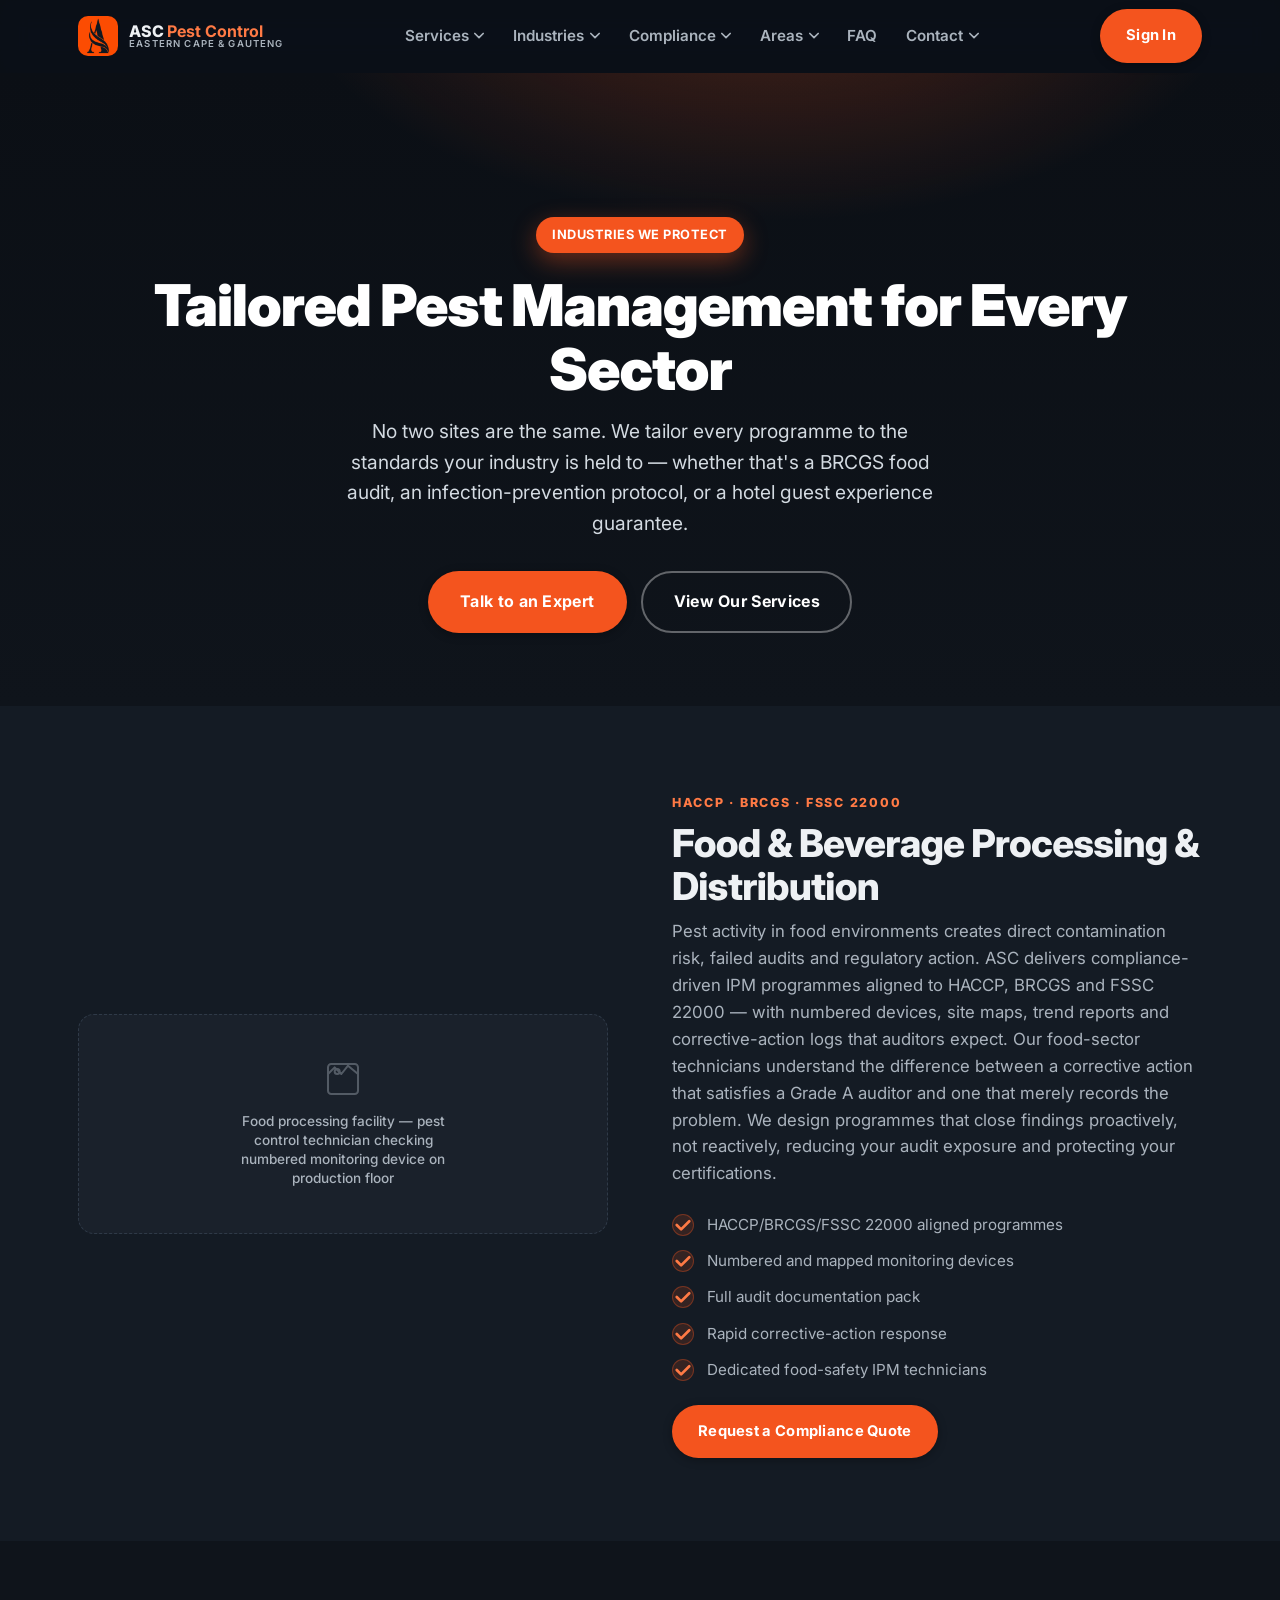
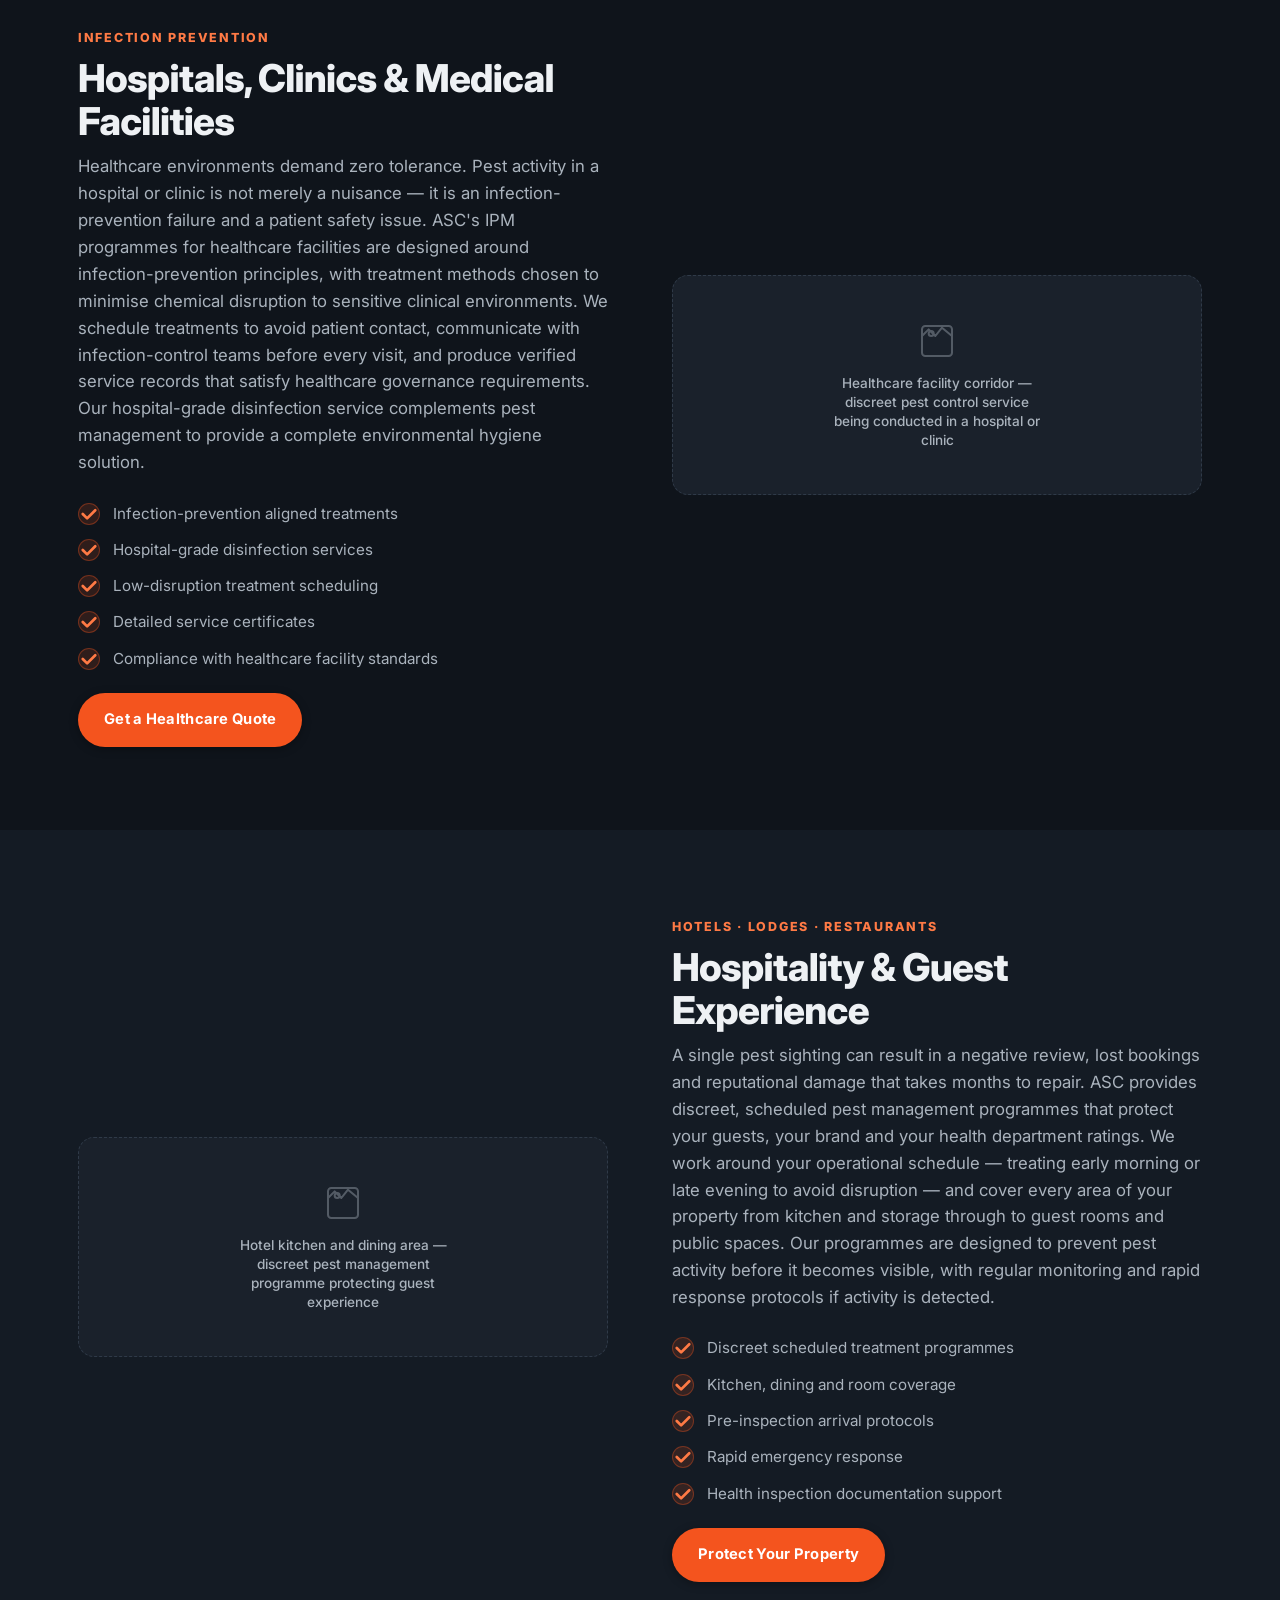
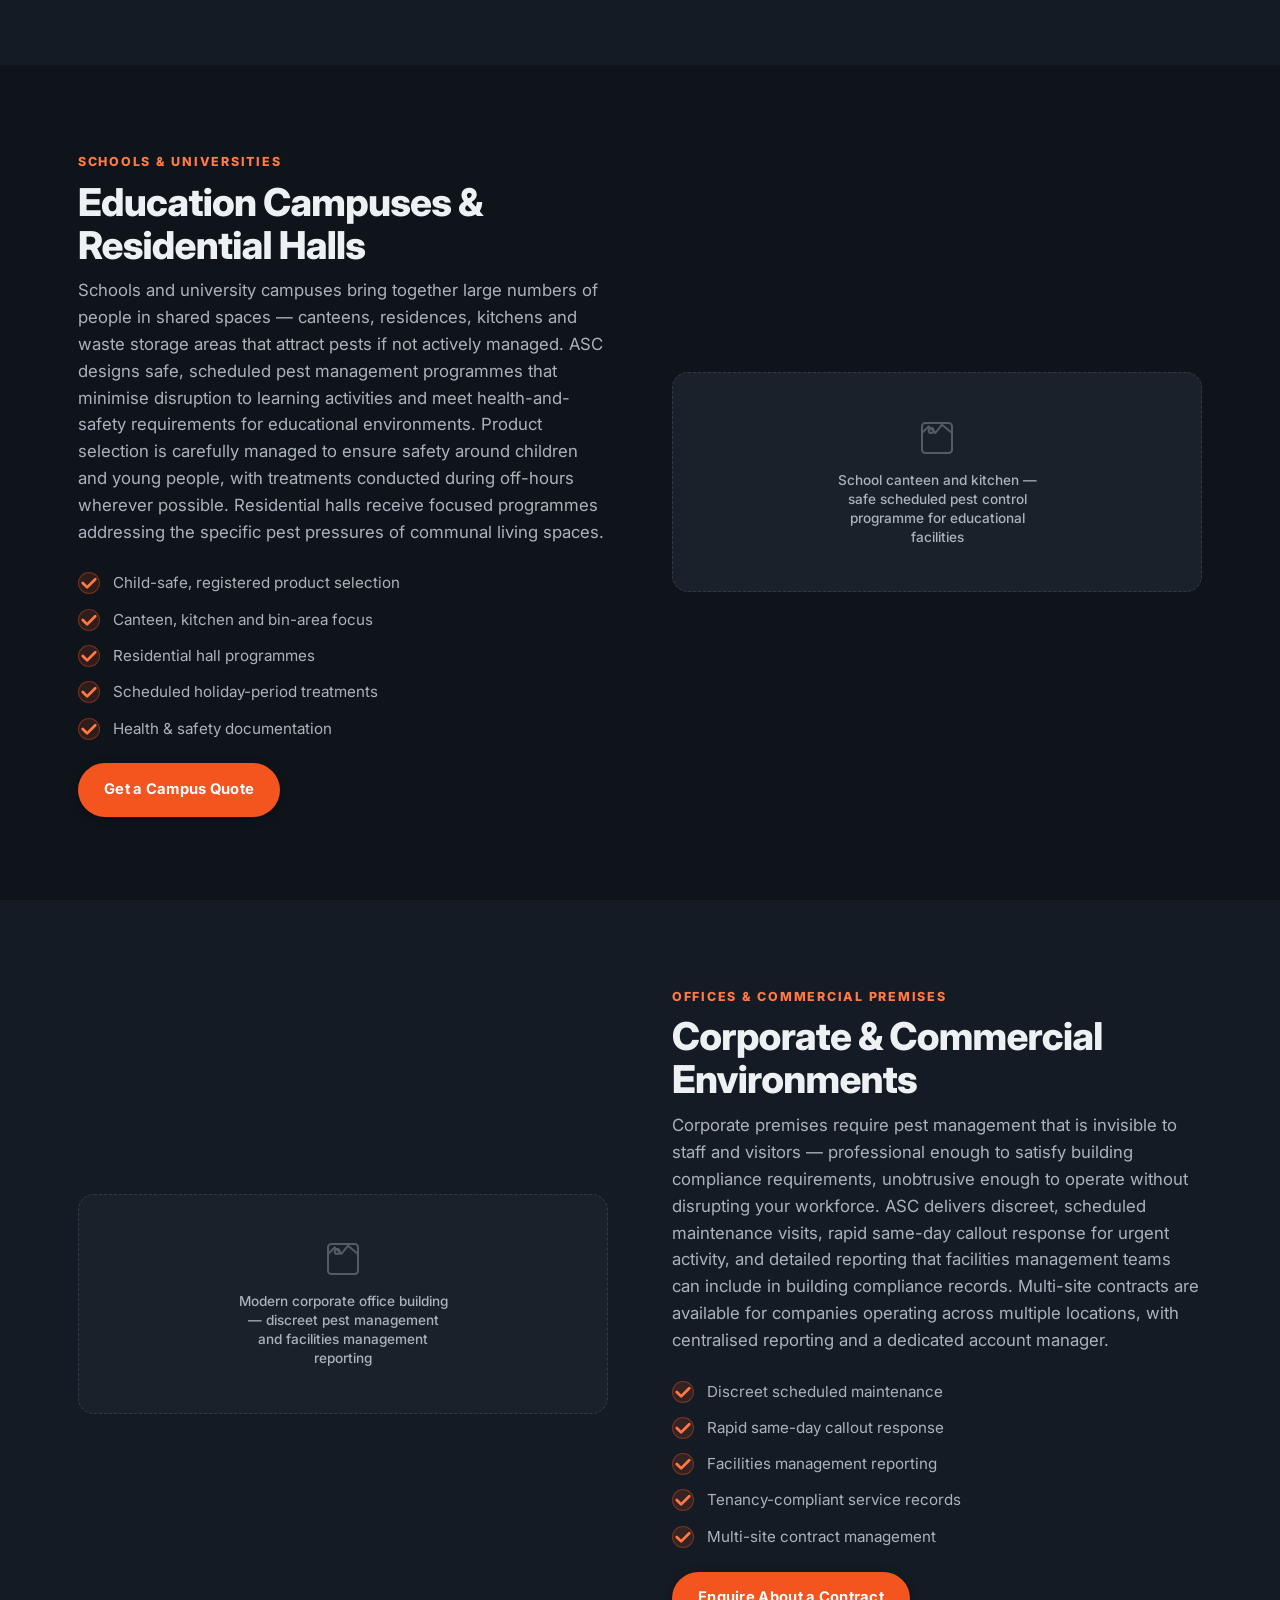
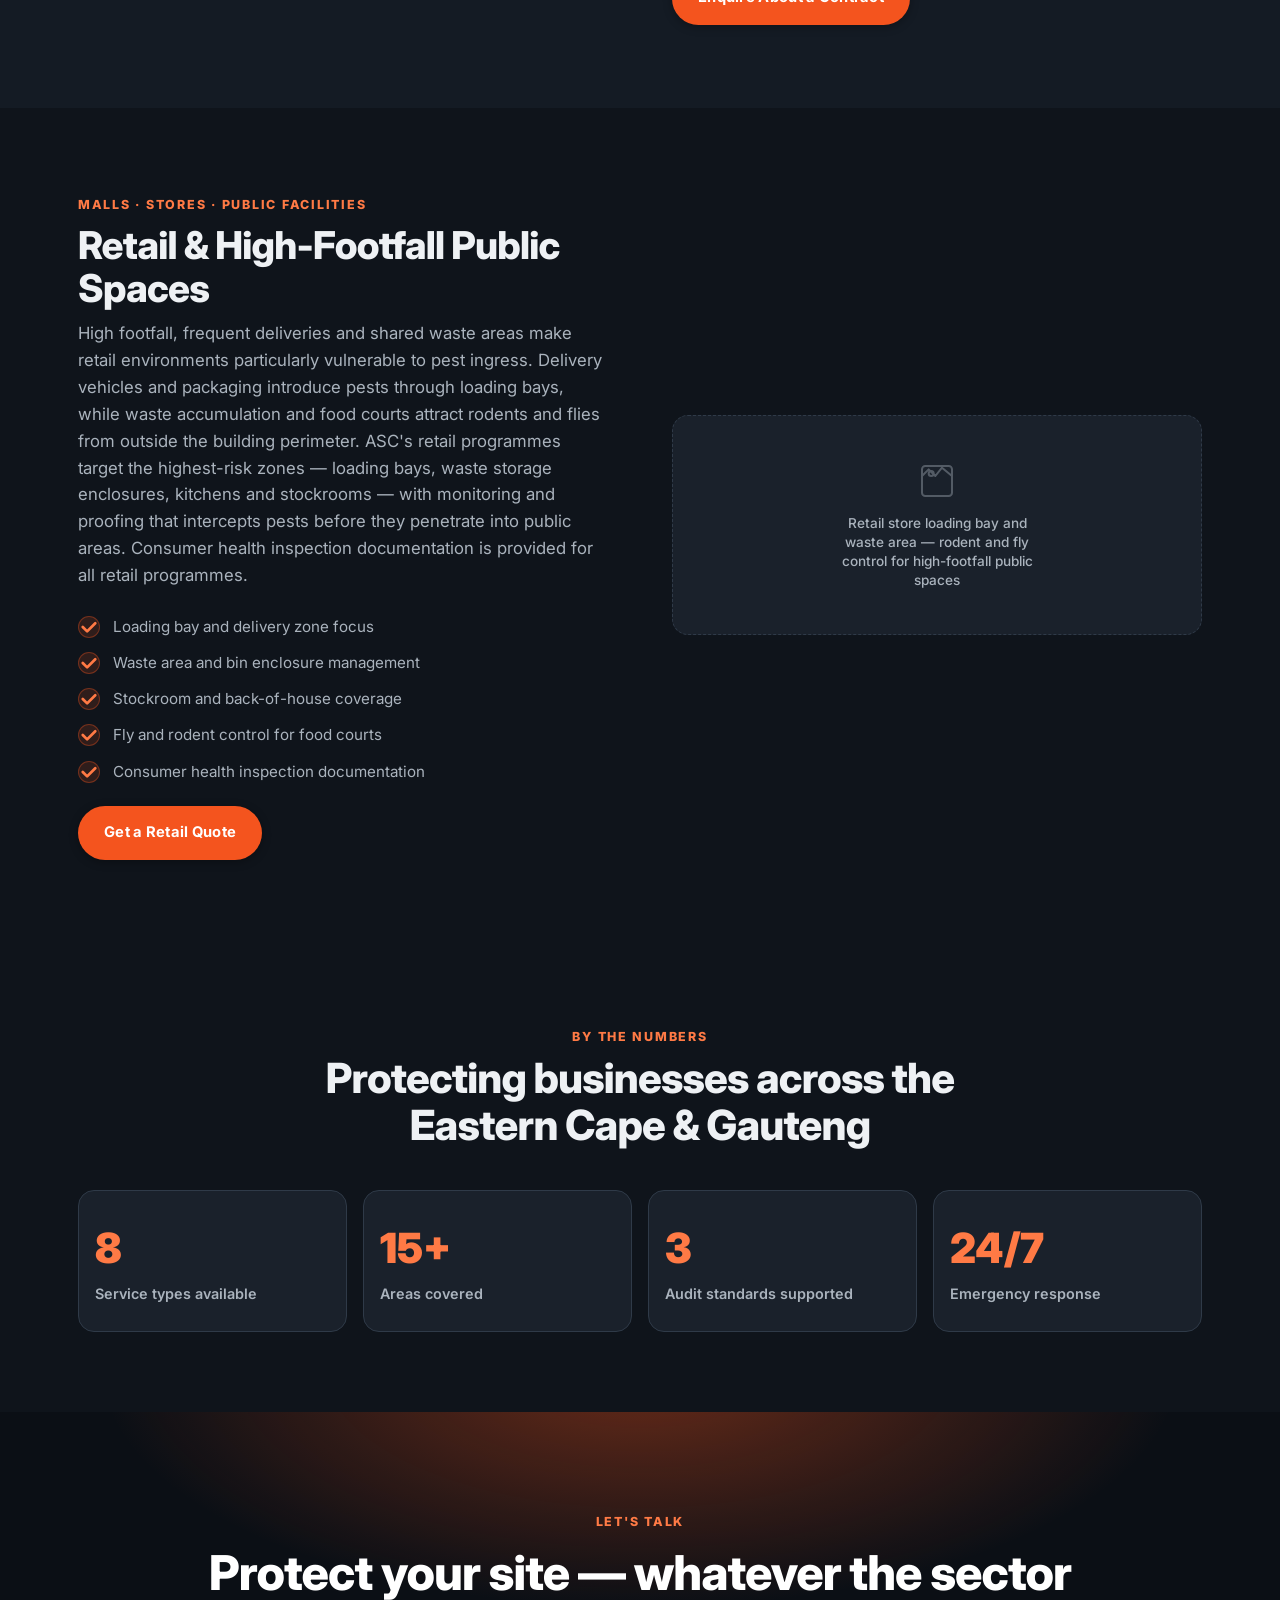
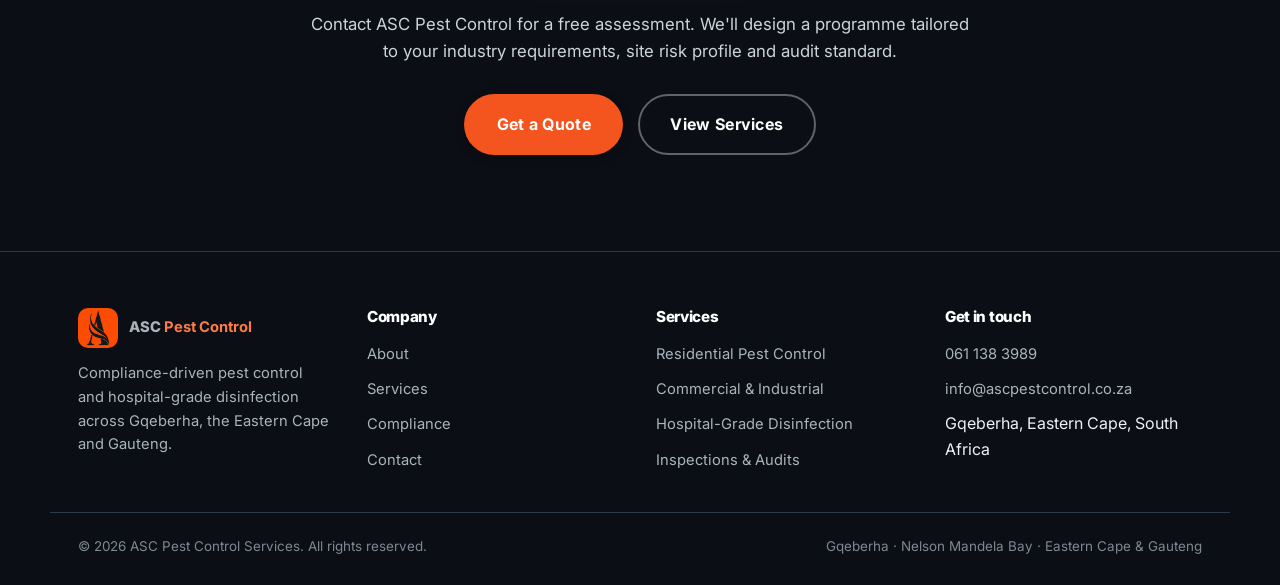
<file: industries.html>
<!DOCTYPE html>
<html lang="en-ZA">
<head>
  <meta charset="UTF-8" />
  <meta name="viewport" content="width=device-width, initial-scale=1.0, viewport-fit=cover" />
  <meta name="theme-color" content="#0b0f15" />
  <meta name="color-scheme" content="dark" />
  <title>Industries We Serve | ASC Pest Control — Food, Healthcare, Hospitality &amp; More</title>
  <meta name="description" content="ASC Pest Control tailors every pest management programme to the standards your industry is held to — BRCGS, HACCP, FSSC 22000, infection prevention and more across the Eastern Cape and Gauteng." />
  <link rel="canonical" href="https://ascpestcontrol.co.za/industries.html" />
  <link rel="preconnect" href="https://fonts.googleapis.com" />
  <link rel="preconnect" href="https://fonts.gstatic.com" crossorigin />
  <link href="https://fonts.googleapis.com/css2?family=Inter:wght@400;500;600;700;800;900&display=swap" rel="stylesheet" />
  <link rel="stylesheet" href="assets/css/home-v2.css" />
  <link rel="stylesheet" href="assets/css/pages.css" />
</head>
<body>

<header class="site-header" id="siteHeader">
  <div class="container header-inner">
    <a class="logo" href="home-v2.html" aria-label="ASC Pest Control home">
      <img src="logo.png" alt="ASC Pest Control" width="40" height="40" />
      <span class="logo-text">ASC <strong>Pest Control</strong><small>Eastern Cape &amp; Gauteng</small></span>
    </a>
    <nav class="nav-links" aria-label="Primary navigation">
      <div class="nav-item has-dropdown">
        <button class="nav-tab" aria-expanded="false" aria-haspopup="true">Services <svg class="nav-caret" viewBox="0 0 12 8" width="10" height="10" fill="none" stroke="currentColor" stroke-width="2" stroke-linecap="round" stroke-linejoin="round"><path d="M1 1l5 5 5-5"/></svg></button>
        <div class="nav-dropdown" role="menu">
          <a href="services.html#ipm" role="menuitem">Integrated Pest Management</a>
          <a href="services.html#cockroach" role="menuitem">Cockroach Control</a>
          <a href="services.html#rodent" role="menuitem">Rodent Control</a>
          <a href="services.html#termite" role="menuitem">Termite Control</a>
          <a href="services.html#bedbug" role="menuitem">Bed Bug Control</a>
          <a href="services.html#flyant" role="menuitem">Fly &amp; Ant Control</a>
          <a href="services.html#disinfection" role="menuitem">Disinfection</a>
          <a href="services.html#monitoring" role="menuitem">Monitoring &amp; Audit Support</a>
        </div>
      </div>
      <div class="nav-item has-dropdown">
        <button class="nav-tab" aria-expanded="false" aria-haspopup="true">Industries <svg class="nav-caret" viewBox="0 0 12 8" width="10" height="10" fill="none" stroke="currentColor" stroke-width="2" stroke-linecap="round" stroke-linejoin="round"><path d="M1 1l5 5 5-5"/></svg></button>
        <div class="nav-dropdown" role="menu">
          <a href="industries.html#food" role="menuitem">Food &amp; Beverage</a>
          <a href="industries.html#healthcare" role="menuitem">Healthcare</a>
          <a href="industries.html#hospitality" role="menuitem">Hospitality</a>
          <a href="industries.html#education" role="menuitem">Education</a>
          <a href="industries.html#corporate" role="menuitem">Corporate</a>
          <a href="industries.html#retail" role="menuitem">Retail &amp; Public</a>
        </div>
      </div>
      <div class="nav-item has-dropdown">
        <button class="nav-tab" aria-expanded="false" aria-haspopup="true">Compliance <svg class="nav-caret" viewBox="0 0 12 8" width="10" height="10" fill="none" stroke="currentColor" stroke-width="2" stroke-linecap="round" stroke-linejoin="round"><path d="M1 1l5 5 5-5"/></svg></button>
        <div class="nav-dropdown" role="menu">
          <a href="compliance.html#haccp" role="menuitem">HACCP Alignment</a>
          <a href="compliance.html#brcgs" role="menuitem">BRCGS Compliance</a>
          <a href="compliance.html#fssc" role="menuitem">FSSC 22000 Support</a>
          <a href="compliance.html#docs" role="menuitem">Audit Documentation</a>
          <a href="compliance.html#assessment" role="menuitem">Request Compliance Assessment</a>
        </div>
      </div>
      <div class="nav-item has-dropdown">
        <button class="nav-tab" aria-expanded="false" aria-haspopup="true">Areas <svg class="nav-caret" viewBox="0 0 12 8" width="10" height="10" fill="none" stroke="currentColor" stroke-width="2" stroke-linecap="round" stroke-linejoin="round"><path d="M1 1l5 5 5-5"/></svg></button>
        <div class="nav-dropdown" role="menu">
          <a href="areas.html#gqeberha" role="menuitem">Gqeberha (Port Elizabeth)</a>
          <a href="areas.html#eastern-cape" role="menuitem">Eastern Cape Towns</a>
          <a href="areas.html#gauteng" role="menuitem">Gauteng</a>
        </div>
      </div>
      <a href="faq.html" class="nav-tab">FAQ</a>
      <div class="nav-item has-dropdown">
        <button class="nav-tab" aria-expanded="false" aria-haspopup="true">Contact <svg class="nav-caret" viewBox="0 0 12 8" width="10" height="10" fill="none" stroke="currentColor" stroke-width="2" stroke-linecap="round" stroke-linejoin="round"><path d="M1 1l5 5 5-5"/></svg></button>
        <div class="nav-dropdown" role="menu">
          <a href="tel:+27611383989" role="menuitem">Call 061 138 3989</a>
          <a href="https://wa.me/27611383989" rel="noopener noreferrer" role="menuitem">WhatsApp Us</a>
          <a href="contact.html#commercial" role="menuitem">Commercial Quote</a>
          <a href="contact.html#residential" role="menuitem">Residential Booking</a>
        </div>
      </div>
    </nav>
    <a class="btn btn-primary header-cta" href="hub/">Sign In</a>
    <button class="nav-toggle" id="navToggle" aria-label="Toggle menu" aria-expanded="false" aria-controls="mobileNav">
      <span></span><span></span><span></span>
    </button>
  </div>
  <nav class="mobile-nav" id="mobileNav" aria-label="Mobile navigation">
    <div class="mnav-item">
      <button class="mnav-tab" aria-expanded="false">Services <svg class="nav-caret" viewBox="0 0 12 8" width="10" height="10" fill="none" stroke="currentColor" stroke-width="2" stroke-linecap="round" stroke-linejoin="round"><path d="M1 1l5 5 5-5"/></svg></button>
      <div class="mnav-sub">
        <a href="services.html#ipm">Integrated Pest Management</a>
        <a href="services.html#cockroach">Cockroach Control</a>
        <a href="services.html#rodent">Rodent Control</a>
        <a href="services.html#termite">Termite Control</a>
        <a href="services.html#bedbug">Bed Bug Control</a>
        <a href="services.html#flyant">Fly &amp; Ant Control</a>
        <a href="services.html#disinfection">Disinfection</a>
        <a href="services.html#monitoring">Monitoring &amp; Audit Support</a>
      </div>
    </div>
    <div class="mnav-item">
      <button class="mnav-tab" aria-expanded="false">Industries <svg class="nav-caret" viewBox="0 0 12 8" width="10" height="10" fill="none" stroke="currentColor" stroke-width="2" stroke-linecap="round" stroke-linejoin="round"><path d="M1 1l5 5 5-5"/></svg></button>
      <div class="mnav-sub">
        <a href="industries.html#food">Food &amp; Beverage</a>
        <a href="industries.html#healthcare">Healthcare</a>
        <a href="industries.html#hospitality">Hospitality</a>
        <a href="industries.html#education">Education</a>
        <a href="industries.html#corporate">Corporate</a>
        <a href="industries.html#retail">Retail &amp; Public</a>
      </div>
    </div>
    <div class="mnav-item">
      <button class="mnav-tab" aria-expanded="false">Compliance <svg class="nav-caret" viewBox="0 0 12 8" width="10" height="10" fill="none" stroke="currentColor" stroke-width="2" stroke-linecap="round" stroke-linejoin="round"><path d="M1 1l5 5 5-5"/></svg></button>
      <div class="mnav-sub">
        <a href="compliance.html#haccp">HACCP Alignment</a>
        <a href="compliance.html#brcgs">BRCGS Compliance</a>
        <a href="compliance.html#fssc">FSSC 22000 Support</a>
        <a href="compliance.html#docs">Audit Documentation</a>
      </div>
    </div>
    <div class="mnav-item">
      <button class="mnav-tab" aria-expanded="false">Areas <svg class="nav-caret" viewBox="0 0 12 8" width="10" height="10" fill="none" stroke="currentColor" stroke-width="2" stroke-linecap="round" stroke-linejoin="round"><path d="M1 1l5 5 5-5"/></svg></button>
      <div class="mnav-sub">
        <a href="areas.html#gqeberha">Gqeberha (Port Elizabeth)</a>
        <a href="areas.html#eastern-cape">Eastern Cape Towns</a>
        <a href="areas.html#gauteng">Gauteng</a>
      </div>
    </div>
    <a href="faq.html">FAQ</a>
    <div class="mnav-item">
      <button class="mnav-tab" aria-expanded="false">Contact <svg class="nav-caret" viewBox="0 0 12 8" width="10" height="10" fill="none" stroke="currentColor" stroke-width="2" stroke-linecap="round" stroke-linejoin="round"><path d="M1 1l5 5 5-5"/></svg></button>
      <div class="mnav-sub">
        <a href="tel:+27611383989">Call 061 138 3989</a>
        <a href="https://wa.me/27611383989">WhatsApp Us</a>
        <a href="contact.html#commercial">Commercial Quote</a>
        <a href="contact.html#residential">Residential Booking</a>
      </div>
    </div>
    <a class="btn btn-primary" href="hub/">Sign In</a>
  </nav>
</header>

<main>

  <!-- Page Hero -->
  <section class="page-hero">
    <div class="container">
      <span class="badge">Industries We Protect</span>
      <h1>Tailored Pest Management for Every Sector</h1>
      <p class="hero-lead">No two sites are the same. We tailor every programme to the standards your industry is held to — whether that's a BRCGS food audit, an infection-prevention protocol, or a hotel guest experience guarantee.</p>
      <div class="page-hero-actions">
        <a class="btn btn-primary btn-lg" href="contact.html">Talk to an Expert</a>
        <a class="btn btn-outline-light btn-lg" href="services.html">View Our Services</a>
      </div>
    </div>
  </section>

  <!-- Food & Beverage -->
  <section class="detail-section" id="food">
    <div class="container">
      <div class="split">
        <div class="img-placeholder" data-label="Food processing facility — pest control technician checking numbered monitoring device on production floor">
          <svg viewBox="0 0 24 24" width="40" height="40" fill="none" stroke="currentColor" stroke-width="1.2" stroke-linecap="round" stroke-linejoin="round" opacity="0.4"><rect x="3" y="3" width="18" height="18" rx="2"/><path d="M3 9l4-4 4 4 4-5 6 5"/><circle cx="8.5" cy="7.5" r="1.5"/></svg>
          <span>Food processing facility — pest control technician checking numbered monitoring device on production floor</span>
        </div>
        <div>
          <span class="eyebrow">HACCP · BRCGS · FSSC 22000</span>
          <h2>Food &amp; Beverage Processing &amp; Distribution</h2>
          <p class="section-lead">Pest activity in food environments creates direct contamination risk, failed audits and regulatory action. ASC delivers compliance-driven IPM programmes aligned to HACCP, BRCGS and FSSC 22000 — with numbered devices, site maps, trend reports and corrective-action logs that auditors expect. Our food-sector technicians understand the difference between a corrective action that satisfies a Grade A auditor and one that merely records the problem. We design programmes that close findings proactively, not reactively, reducing your audit exposure and protecting your certifications.</p>
          <ul class="feature-list">
            <li>HACCP/BRCGS/FSSC 22000 aligned programmes</li>
            <li>Numbered and mapped monitoring devices</li>
            <li>Full audit documentation pack</li>
            <li>Rapid corrective-action response</li>
            <li>Dedicated food-safety IPM technicians</li>
          </ul>
          <a class="btn btn-primary" href="contact.html#commercial">Request a Compliance Quote</a>
        </div>
      </div>
    </div>
  </section>

  <!-- Healthcare -->
  <section class="detail-section" id="healthcare">
    <div class="container">
      <div class="split reverse">
        <div class="img-placeholder" data-label="Healthcare facility corridor — discreet pest control service being conducted in a hospital or clinic">
          <svg viewBox="0 0 24 24" width="40" height="40" fill="none" stroke="currentColor" stroke-width="1.2" stroke-linecap="round" stroke-linejoin="round" opacity="0.4"><rect x="3" y="3" width="18" height="18" rx="2"/><path d="M3 9l4-4 4 4 4-5 6 5"/><circle cx="8.5" cy="7.5" r="1.5"/></svg>
          <span>Healthcare facility corridor — discreet pest control service being conducted in a hospital or clinic</span>
        </div>
        <div>
          <span class="eyebrow">Infection Prevention</span>
          <h2>Hospitals, Clinics &amp; Medical Facilities</h2>
          <p class="section-lead">Healthcare environments demand zero tolerance. Pest activity in a hospital or clinic is not merely a nuisance — it is an infection-prevention failure and a patient safety issue. ASC's IPM programmes for healthcare facilities are designed around infection-prevention principles, with treatment methods chosen to minimise chemical disruption to sensitive clinical environments. We schedule treatments to avoid patient contact, communicate with infection-control teams before every visit, and produce verified service records that satisfy healthcare governance requirements. Our hospital-grade disinfection service complements pest management to provide a complete environmental hygiene solution.</p>
          <ul class="feature-list">
            <li>Infection-prevention aligned treatments</li>
            <li>Hospital-grade disinfection services</li>
            <li>Low-disruption treatment scheduling</li>
            <li>Detailed service certificates</li>
            <li>Compliance with healthcare facility standards</li>
          </ul>
          <a class="btn btn-primary" href="contact.html#commercial">Get a Healthcare Quote</a>
        </div>
      </div>
    </div>
  </section>

  <!-- Hospitality -->
  <section class="detail-section" id="hospitality">
    <div class="container">
      <div class="split">
        <div class="img-placeholder" data-label="Hotel kitchen and dining area — discreet pest management programme protecting guest experience">
          <svg viewBox="0 0 24 24" width="40" height="40" fill="none" stroke="currentColor" stroke-width="1.2" stroke-linecap="round" stroke-linejoin="round" opacity="0.4"><rect x="3" y="3" width="18" height="18" rx="2"/><path d="M3 9l4-4 4 4 4-5 6 5"/><circle cx="8.5" cy="7.5" r="1.5"/></svg>
          <span>Hotel kitchen and dining area — discreet pest management programme protecting guest experience</span>
        </div>
        <div>
          <span class="eyebrow">Hotels · Lodges · Restaurants</span>
          <h2>Hospitality &amp; Guest Experience</h2>
          <p class="section-lead">A single pest sighting can result in a negative review, lost bookings and reputational damage that takes months to repair. ASC provides discreet, scheduled pest management programmes that protect your guests, your brand and your health department ratings. We work around your operational schedule — treating early morning or late evening to avoid disruption — and cover every area of your property from kitchen and storage through to guest rooms and public spaces. Our programmes are designed to prevent pest activity before it becomes visible, with regular monitoring and rapid response protocols if activity is detected.</p>
          <ul class="feature-list">
            <li>Discreet scheduled treatment programmes</li>
            <li>Kitchen, dining and room coverage</li>
            <li>Pre-inspection arrival protocols</li>
            <li>Rapid emergency response</li>
            <li>Health inspection documentation support</li>
          </ul>
          <a class="btn btn-primary" href="contact.html#commercial">Protect Your Property</a>
        </div>
      </div>
    </div>
  </section>

  <!-- Education -->
  <section class="detail-section" id="education">
    <div class="container">
      <div class="split reverse">
        <div class="img-placeholder" data-label="School canteen and kitchen — safe scheduled pest control programme for educational facilities">
          <svg viewBox="0 0 24 24" width="40" height="40" fill="none" stroke="currentColor" stroke-width="1.2" stroke-linecap="round" stroke-linejoin="round" opacity="0.4"><rect x="3" y="3" width="18" height="18" rx="2"/><path d="M3 9l4-4 4 4 4-5 6 5"/><circle cx="8.5" cy="7.5" r="1.5"/></svg>
          <span>School canteen and kitchen — safe scheduled pest control programme for educational facilities</span>
        </div>
        <div>
          <span class="eyebrow">Schools &amp; Universities</span>
          <h2>Education Campuses &amp; Residential Halls</h2>
          <p class="section-lead">Schools and university campuses bring together large numbers of people in shared spaces — canteens, residences, kitchens and waste storage areas that attract pests if not actively managed. ASC designs safe, scheduled pest management programmes that minimise disruption to learning activities and meet health-and-safety requirements for educational environments. Product selection is carefully managed to ensure safety around children and young people, with treatments conducted during off-hours wherever possible. Residential halls receive focused programmes addressing the specific pest pressures of communal living spaces.</p>
          <ul class="feature-list">
            <li>Child-safe, registered product selection</li>
            <li>Canteen, kitchen and bin-area focus</li>
            <li>Residential hall programmes</li>
            <li>Scheduled holiday-period treatments</li>
            <li>Health &amp; safety documentation</li>
          </ul>
          <a class="btn btn-primary" href="contact.html#commercial">Get a Campus Quote</a>
        </div>
      </div>
    </div>
  </section>

  <!-- Corporate -->
  <section class="detail-section" id="corporate">
    <div class="container">
      <div class="split">
        <div class="img-placeholder" data-label="Modern corporate office building — discreet pest management and facilities management reporting">
          <svg viewBox="0 0 24 24" width="40" height="40" fill="none" stroke="currentColor" stroke-width="1.2" stroke-linecap="round" stroke-linejoin="round" opacity="0.4"><rect x="3" y="3" width="18" height="18" rx="2"/><path d="M3 9l4-4 4 4 4-5 6 5"/><circle cx="8.5" cy="7.5" r="1.5"/></svg>
          <span>Modern corporate office building — discreet pest management and facilities management reporting</span>
        </div>
        <div>
          <span class="eyebrow">Offices &amp; Commercial Premises</span>
          <h2>Corporate &amp; Commercial Environments</h2>
          <p class="section-lead">Corporate premises require pest management that is invisible to staff and visitors — professional enough to satisfy building compliance requirements, unobtrusive enough to operate without disrupting your workforce. ASC delivers discreet, scheduled maintenance visits, rapid same-day callout response for urgent activity, and detailed reporting that facilities management teams can include in building compliance records. Multi-site contracts are available for companies operating across multiple locations, with centralised reporting and a dedicated account manager.</p>
          <ul class="feature-list">
            <li>Discreet scheduled maintenance</li>
            <li>Rapid same-day callout response</li>
            <li>Facilities management reporting</li>
            <li>Tenancy-compliant service records</li>
            <li>Multi-site contract management</li>
          </ul>
          <a class="btn btn-primary" href="contact.html#commercial">Enquire About a Contract</a>
        </div>
      </div>
    </div>
  </section>

  <!-- Retail -->
  <section class="detail-section" id="retail">
    <div class="container">
      <div class="split reverse">
        <div class="img-placeholder" data-label="Retail store loading bay and waste area — rodent and fly control for high-footfall public spaces">
          <svg viewBox="0 0 24 24" width="40" height="40" fill="none" stroke="currentColor" stroke-width="1.2" stroke-linecap="round" stroke-linejoin="round" opacity="0.4"><rect x="3" y="3" width="18" height="18" rx="2"/><path d="M3 9l4-4 4 4 4-5 6 5"/><circle cx="8.5" cy="7.5" r="1.5"/></svg>
          <span>Retail store loading bay and waste area — rodent and fly control for high-footfall public spaces</span>
        </div>
        <div>
          <span class="eyebrow">Malls · Stores · Public Facilities</span>
          <h2>Retail &amp; High-Footfall Public Spaces</h2>
          <p class="section-lead">High footfall, frequent deliveries and shared waste areas make retail environments particularly vulnerable to pest ingress. Delivery vehicles and packaging introduce pests through loading bays, while waste accumulation and food courts attract rodents and flies from outside the building perimeter. ASC's retail programmes target the highest-risk zones — loading bays, waste storage enclosures, kitchens and stockrooms — with monitoring and proofing that intercepts pests before they penetrate into public areas. Consumer health inspection documentation is provided for all retail programmes.</p>
          <ul class="feature-list">
            <li>Loading bay and delivery zone focus</li>
            <li>Waste area and bin enclosure management</li>
            <li>Stockroom and back-of-house coverage</li>
            <li>Fly and rodent control for food courts</li>
            <li>Consumer health inspection documentation</li>
          </ul>
          <a class="btn btn-primary" href="contact.html#commercial">Get a Retail Quote</a>
        </div>
      </div>
    </div>
  </section>

  <!-- Stats -->
  <section style="padding-block: clamp(3rem,2rem + 4vw,5rem); background: var(--bg);">
    <div class="container">
      <div class="section-head">
        <span class="eyebrow">By The Numbers</span>
        <h2>Protecting businesses across the Eastern Cape &amp; Gauteng</h2>
      </div>
      <div class="stats">
        <div class="stat"><strong>8</strong><span>Service types available</span></div>
        <div class="stat"><strong>15+</strong><span>Areas covered</span></div>
        <div class="stat"><strong>3</strong><span>Audit standards supported</span></div>
        <div class="stat"><strong>24/7</strong><span>Emergency response</span></div>
      </div>
    </div>
  </section>

  <!-- Page CTA -->
  <section class="page-cta">
    <div class="container">
      <span class="eyebrow">Let's Talk</span>
      <h2>Protect your site — whatever the sector</h2>
      <p class="section-lead">Contact ASC Pest Control for a free assessment. We'll design a programme tailored to your industry requirements, site risk profile and audit standard.</p>
      <div class="page-cta-actions">
        <a class="btn btn-primary btn-lg" href="contact.html">Get a Quote</a>
        <a class="btn btn-outline-light btn-lg" href="services.html">View Services</a>
      </div>
    </div>
  </section>

</main>

<footer class="site-footer" id="site-footer">
  <div class="container footer-grid">
    <div>
      <a class="logo logo--footer" href="home-v2.html">
        <img src="logo.png" alt="ASC Pest Control" width="38" height="38" />
        <span class="logo-text">ASC <strong>Pest Control</strong></span>
      </a>
      <p class="footer-note">Compliance-driven pest control and hospital-grade disinfection across Gqeberha, the Eastern Cape and Gauteng.</p>
    </div>
    <div>
      <h4>Company</h4>
      <ul>
        <li><a href="home-v2.html#about">About</a></li>
        <li><a href="services.html">Services</a></li>
        <li><a href="compliance.html">Compliance</a></li>
        <li><a href="contact.html">Contact</a></li>
      </ul>
    </div>
    <div>
      <h4>Services</h4>
      <ul>
        <li><a href="services.html#residential">Residential Pest Control</a></li>
        <li><a href="services.html#commercial">Commercial &amp; Industrial</a></li>
        <li><a href="services.html#disinfection">Hospital-Grade Disinfection</a></li>
        <li><a href="compliance.html">Inspections &amp; Audits</a></li>
      </ul>
    </div>
    <div>
      <h4>Get in touch</h4>
      <ul>
        <li><a href="tel:+27611383989">061 138 3989</a></li>
        <li><a href="mailto:info@ascpestcontrol.co.za">info@ascpestcontrol.co.za</a></li>
        <li>Gqeberha, Eastern Cape, South Africa</li>
      </ul>
    </div>
  </div>
  <div class="container footer-bottom">
    <span>&copy; <span class="year"></span> ASC Pest Control Services. All rights reserved.</span>
    <span>Gqeberha &middot; Nelson Mandela Bay &middot; Eastern Cape &amp; Gauteng</span>
  </div>
</footer>

<script>
  document.querySelectorAll('.year').forEach(el => el.textContent = new Date().getFullYear());
  (function() {
    var items = document.querySelectorAll('.nav-item.has-dropdown');
    function closeAll(except) { items.forEach(function(it) { if (it !== except) { it.classList.remove('open'); var b = it.querySelector('.nav-tab'); if(b) b.setAttribute('aria-expanded','false'); } }); }
    items.forEach(function(item) {
      var btn = item.querySelector('.nav-tab');
      if (!btn) return;
      btn.addEventListener('click', function(e) { e.stopPropagation(); var isOpen = item.classList.contains('open'); closeAll(item); item.classList.toggle('open', !isOpen); btn.setAttribute('aria-expanded', String(!isOpen)); });
      item.querySelectorAll('.nav-dropdown a').forEach(function(a) { a.addEventListener('click', function() { closeAll(); }); });
    });
    document.addEventListener('click', function() { closeAll(); });
    document.addEventListener('keydown', function(e) { if (e.key === 'Escape') closeAll(); });
  })();
  const toggle = document.getElementById('navToggle');
  const mobileNav = document.getElementById('mobileNav');
  toggle.addEventListener('click', () => {
    const open = mobileNav.classList.toggle('open');
    toggle.classList.toggle('is-open', open);
    toggle.setAttribute('aria-expanded', String(open));
  });
  mobileNav.querySelectorAll('.mnav-tab').forEach((btn) => {
    btn.addEventListener('click', () => {
      const item = btn.closest('.mnav-item');
      const isOpen = item.classList.contains('open');
      mobileNav.querySelectorAll('.mnav-item').forEach(it => it.classList.remove('open'));
      item.classList.toggle('open', !isOpen);
      btn.setAttribute('aria-expanded', String(!isOpen));
    });
  });
  mobileNav.querySelectorAll('a').forEach((a) => a.addEventListener('click', () => {
    mobileNav.classList.remove('open'); toggle.classList.remove('is-open'); toggle.setAttribute('aria-expanded', 'false');
  }));
  const header = document.getElementById('siteHeader');
  const onScroll = () => header.classList.toggle('scrolled', window.scrollY > 8);
  onScroll(); window.addEventListener('scroll', onScroll, { passive: true });
</script>
</body>
</html>
</file>
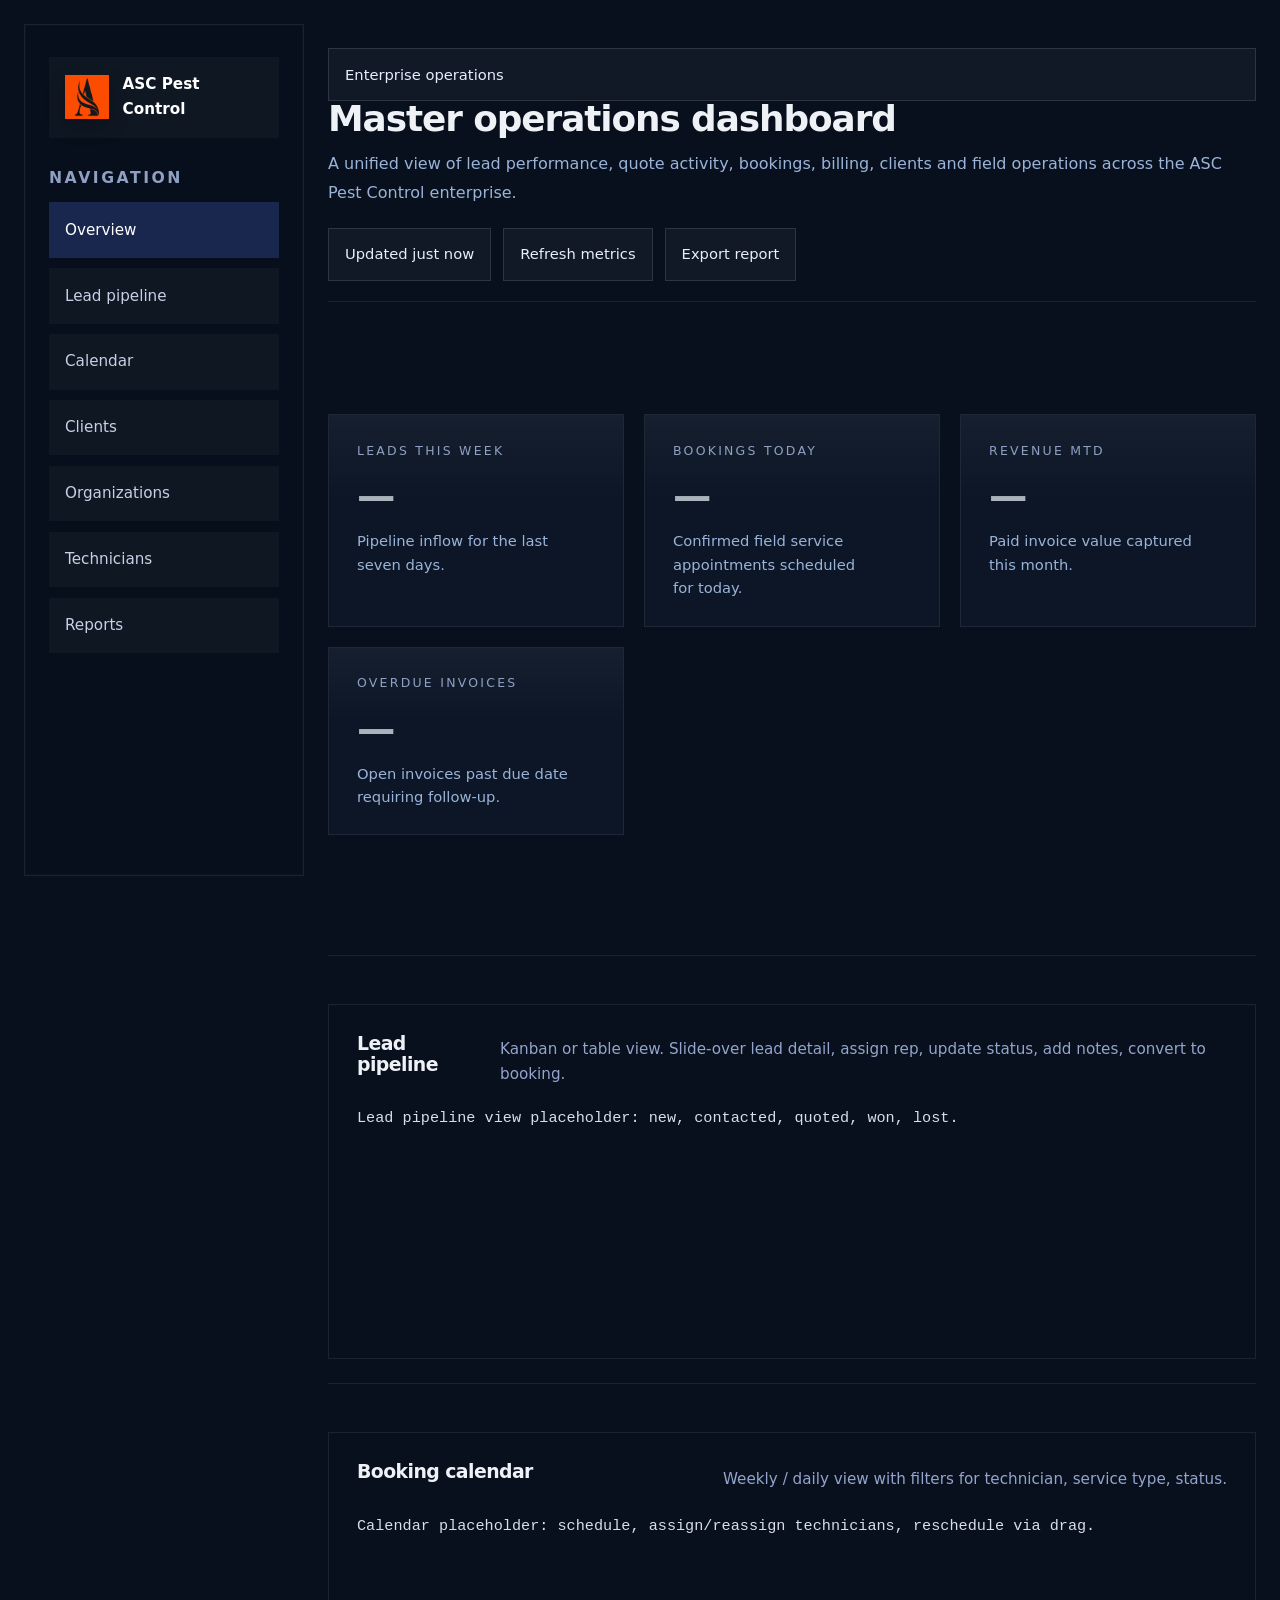
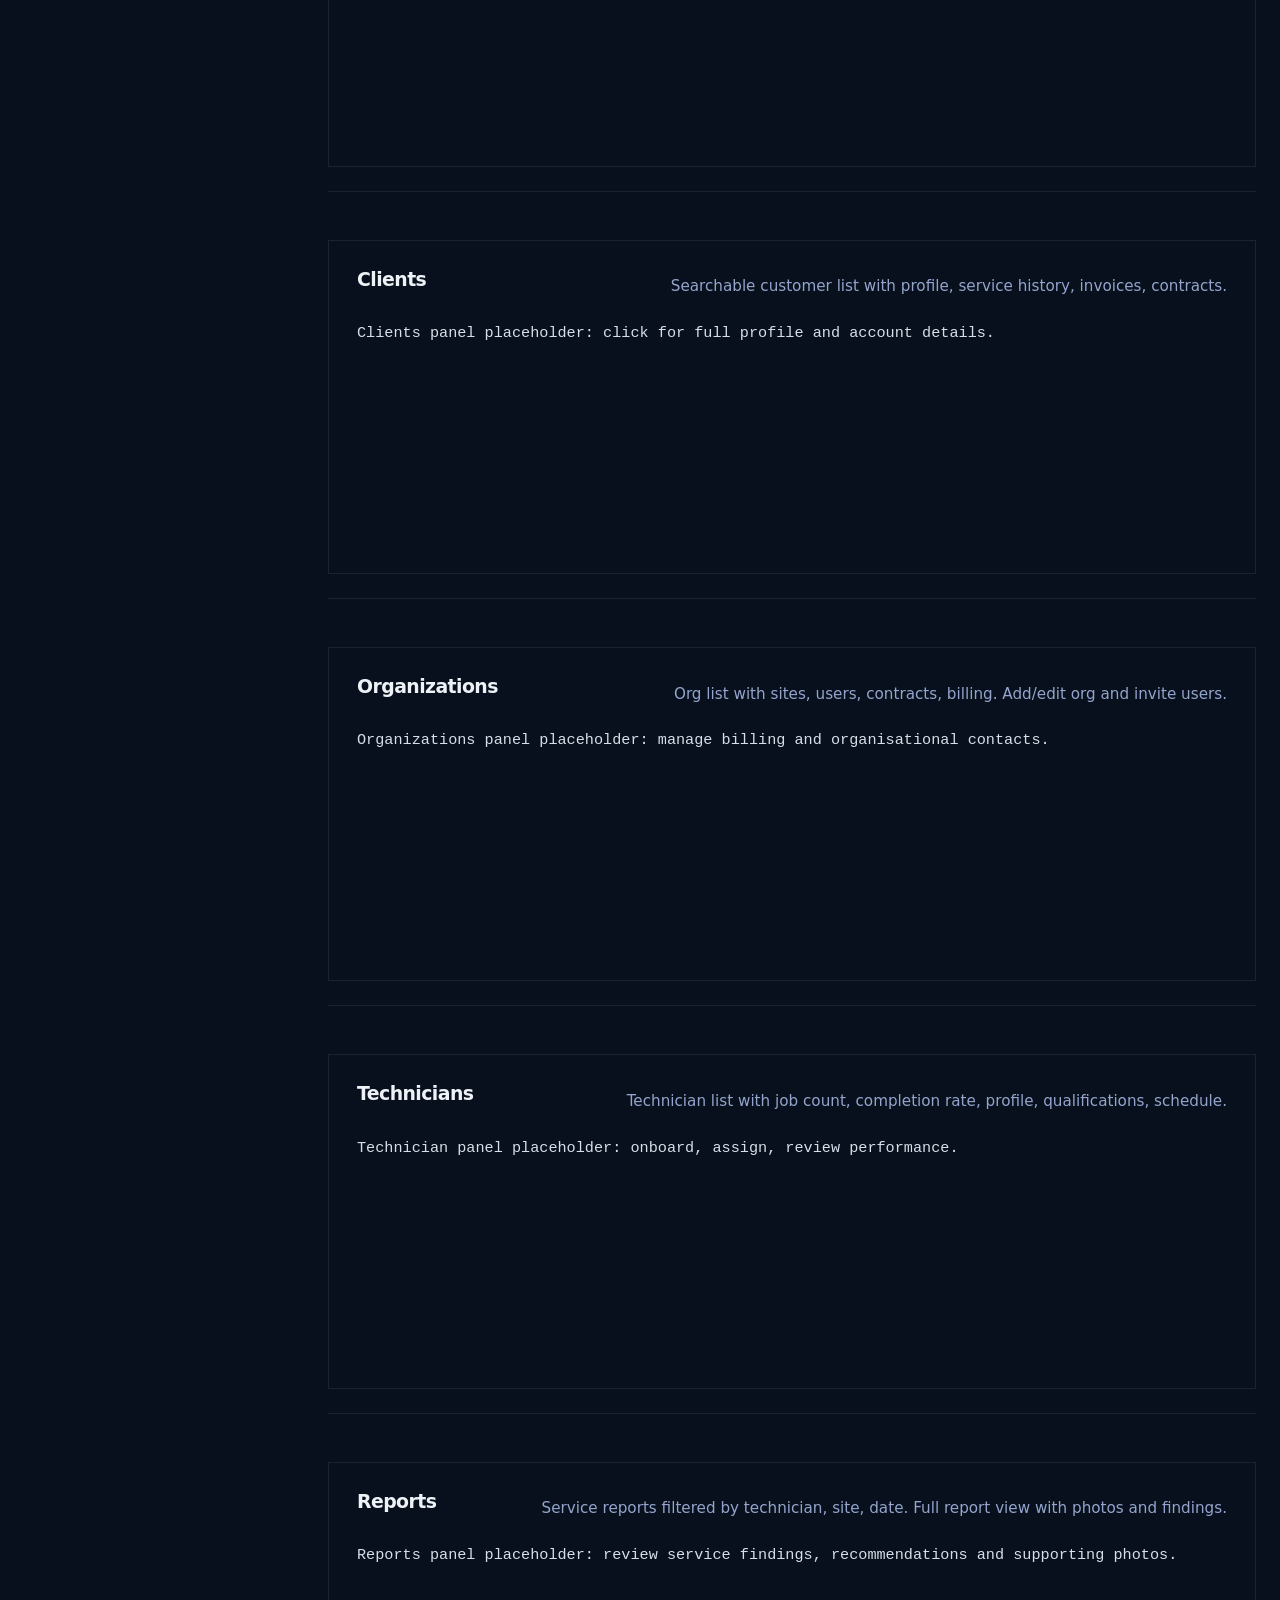
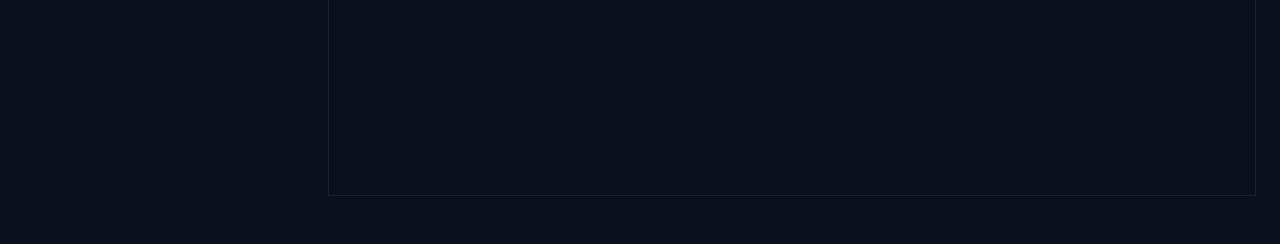
<file: master_dashboard.html>
<!DOCTYPE html>
<html lang="en-ZA">
<head>
  <meta charset="UTF-8" />
  <meta name="viewport" content="width=device-width, initial-scale=1.0, viewport-fit=cover" />
  <meta name="theme-color" content="#16202C" />
  <meta name="aws-api-base" content="http://localhost:8000/api" />
  <title>ASC Pest Control | Master Dashboard</title>
  <link rel="stylesheet" href="assets/css/styles.css" />
  <link rel="stylesheet" href="assets/css/theme-red.css" />
  <style>
    body { margin: 0; min-height: 100vh; background: #08101d; color: #eef2ff; font-family: Inter, system-ui, -apple-system, BlinkMacSystemFont, "Segoe UI", sans-serif; }
    .layout-shell { display: grid; grid-template-columns: 280px minmax(0, 1fr); gap: 1.5rem; padding: 1.5rem; max-width: 1680px; margin: 0 auto; }
    .sidebar { position: sticky; top: 1.5rem; align-self: start; min-height: calc(100vh - 3rem); padding: 2rem 1.5rem; border-radius: 1.5rem; background: rgba(8, 16, 29, 0.96); border: 1px solid rgba(255,255,255,0.08); box-shadow: inset 0 0 0 1px rgba(255,255,255,0.02); }
    .sidebar .brand { display: inline-flex; align-items: center; gap: 0.85rem; margin-bottom: 2rem; color: #fff; text-decoration: none; }
    .sidebar .brand img { width: 44px; height: 44px; border-radius: 14px; object-fit: cover; }
    .sidebar h2 { margin: 0 0 1rem; font-size: 0.98rem; letter-spacing: 0.16em; text-transform: uppercase; color: #8fa0c2; }
    .sidebar nav { display: grid; gap: 0.65rem; }
    .sidebar a { display: inline-flex; align-items: center; gap: 0.75rem; padding: 0.95rem 1rem; border-radius: 1rem; color: #c7d0e6; text-decoration: none; background: rgba(255,255,255,0.03); transition: background 0.2s ease, transform 0.2s ease; }
    .sidebar a:hover { background: rgba(92, 117, 255, 0.16); transform: translateX(2px); }
    .sidebar a.active { background: rgba(92, 117, 255, 0.22); color: #fff; }
    .sidebar a span { font-size: 0.95rem; }

    .page-wrapper { display: grid; gap: 1.5rem; }
    .dashboard-section { padding: 1.5rem 0; border-bottom: 1px solid rgba(255,255,255,0.08); }
    .dashboard-section:last-of-type { border-bottom: none; }
    .dashboard-header { display: flex; flex-wrap: wrap; align-items: flex-start; justify-content: space-between; gap: 1.25rem; padding-bottom: 1.25rem; border-bottom: 1px solid rgba(255,255,255,0.08); }
    .page-title { margin: 0; font-size: clamp(2rem, 2.8vw, 3.2rem); line-height: 1.02; letter-spacing: -0.03em; }
    .page-description { margin: 0.75rem 0 0; max-width: 62rem; color: #9ab3d9; font-size: 1rem; line-height: 1.8; }
    .dashboard-meta { display: flex; flex-wrap: wrap; gap: 0.75rem; align-items: center; }
    .meta-pill, .btn-toolbar { border-radius: 999px; border: 1px solid rgba(255,255,255,0.12); padding: 0.85rem 1rem; background: rgba(255,255,255,0.04); color: #e8ecff; font-size: 0.92rem; }
    .btn-toolbar { cursor: pointer; transition: transform 0.2s ease, background 0.2s ease; }
    .btn-toolbar:hover { transform: translateY(-1px); background: rgba(92,117,255,0.16); }

    .metric-row { display: grid; gap: 1.25rem; grid-template-columns: repeat(auto-fit, minmax(220px, 1fr)); margin-top: 1rem; }
    .dashboard-card { position: relative; border-radius: 1.5rem; padding: 1.6rem 1.75rem; background: rgba(13, 23, 39, 0.96); border: 1px solid rgba(255,255,255,0.08); overflow: hidden; }
    .dashboard-card::before { content: ""; position: absolute; inset: 0; background: linear-gradient(180deg, rgba(255,255,255,0.04), transparent 40%); pointer-events: none; }
    .dashboard-card .label { position: relative; display: block; color: #8fa0c2; font-size: 0.78rem; text-transform: uppercase; letter-spacing: 0.18em; margin-bottom: 1rem; }
    .dashboard-card .value { position: relative; margin: 0; font-size: clamp(2rem, 3vw, 2.8rem); font-weight: 800; line-height: 1; }
    .dashboard-card .detail { position: relative; margin-top: 0.85rem; color: #9ab3d9; font-size: 0.92rem; line-height: 1.6; }

    .dashboard-grid { display: grid; gap: 1.25rem; grid-template-columns: repeat(2, minmax(0, 1fr)); margin-top: 0.5rem; }
    .dashboard-panel { border-radius: 1.5rem; padding: 1.75rem; background: rgba(8, 16, 29, 0.96); border: 1px solid rgba(255,255,255,0.08); }
    .dashboard-panel h2 { margin: 0 0 1rem; font-size: 1.18rem; font-weight: 700; }
    .dashboard-panel .section-heading { display: flex; align-items: center; justify-content: space-between; gap: 1rem; margin-bottom: 1rem; }
    .dashboard-panel .section-heading .section-note { color: #94a4cc; font-size: 0.95rem; }
    .dashboard-panel pre { margin: 0; white-space: pre-wrap; font-size: 0.95rem; color: #d8dee9; min-height: 14rem; }

    .dashboard-table { width: 100%; border-collapse: collapse; font-size: 0.95rem; background: rgba(255,255,255,0.02); border-radius: 1.25rem; overflow: hidden; }
    .dashboard-table th, .dashboard-table td { padding: 1rem 1.1rem; text-align: left; }
    .dashboard-table th { color: #94a4cc; font-size: 0.78rem; text-transform: uppercase; letter-spacing: 0.16em; border-bottom: 1px solid rgba(255,255,255,0.08); background: rgba(255,255,255,0.03); }
    .dashboard-table td { color: #e9edf8; border-bottom: 1px solid rgba(255,255,255,0.05); }
    .dashboard-table tbody tr:hover { background: rgba(255,255,255,0.04); }
    .dashboard-table tbody tr:last-child td { border-bottom: none; }

    .badge { display: inline-flex; align-items: center; gap: 0.35rem; padding: 0.35rem 0.75rem; border-radius: 999px; background: rgba(92, 117, 255, 0.16); color: #dbe2ff; font-size: 0.85rem; }
    .status-new { color: #7ee787; }
    .status-draft { color: #68b0ff; }
    .status-other { color: #f7c26b; }
    .hint { color: #8fa0c2; margin-top: 0.75rem; }

    @media (max-width: 64rem) {
      .layout-shell { grid-template-columns: 1fr; padding: 1rem; }
      .dashboard-grid { grid-template-columns: 1fr; }
      .dashboard-header { flex-direction: column; align-items: stretch; }
      .dashboard-meta { justify-content: flex-start; }
    }
  </style>
</head>
<body>
  <div class="layout-shell">
    <aside class="sidebar">
      <a class="brand" href="index.html" aria-label="ASC Pest Control home">
        <img src="logo.png" alt="ASC Pest Control logo" />
        <span>ASC Pest Control</span>
      </a>
      <h2>Navigation</h2>
      <nav aria-label="Dashboard navigation">
        <a class="active" href="#overview"><span>Overview</span></a>
        <a href="#lead-pipeline"><span>Lead pipeline</span></a>
        <a href="#calendar"><span>Calendar</span></a>
        <a href="#clients"><span>Clients</span></a>
        <a href="#organizations"><span>Organizations</span></a>
        <a href="#technicians"><span>Technicians</span></a>
        <a href="#reports"><span>Reports</span></a>
      </nav>
    </aside>

    <main class="page-wrapper">
      <section class="dashboard-section" id="overview">
        <header class="dashboard-header">
          <div>
            <p class="meta-pill">Enterprise operations</p>
            <h1 class="page-title">Master operations dashboard</h1>
            <p class="page-description">A unified view of lead performance, quote activity, bookings, billing, clients and field operations across the ASC Pest Control enterprise.</p>
          </div>
          <div class="dashboard-meta">
            <span class="meta-pill">Updated just now</span>
            <button class="btn-toolbar" type="button">Refresh metrics</button>
            <button class="btn-toolbar" type="button">Export report</button>
          </div>
        </header>

        <section class="metric-row">
          <article class="dashboard-card">
            <span class="label">Leads this week</span>
            <p class="value" id="totalLeads">—</p>
            <p class="detail">Pipeline inflow for the last seven days.</p>
          </article>
        <article class="dashboard-card">
          <span class="label">Bookings today</span>
          <p class="value" id="bookingsToday">—</p>
          <p class="detail">Confirmed field service appointments scheduled for today.</p>
        </article>
        <article class="dashboard-card">
          <span class="label">Revenue MTD</span>
          <p class="value" id="revenueMtd">—</p>
          <p class="detail">Paid invoice value captured this month.</p>
        </article>
        <article class="dashboard-card">
          <span class="label">Overdue invoices</span>
          <p class="value" id="overdueInvoices">—</p>
          <p class="detail">Open invoices past due date requiring follow-up.</p>
        </article>
      </section>

      </section>

      <section class="dashboard-section" id="lead-pipeline">
        <div class="dashboard-panel">
          <div class="section-heading">
            <h2>Lead pipeline</h2>
            <span class="section-note">Kanban or table view. Slide-over lead detail, assign rep, update status, add notes, convert to booking.</span>
          </div>
          <pre>Lead pipeline view placeholder: new, contacted, quoted, won, lost.</pre>
        </div>
      </section>

      <section class="dashboard-section" id="calendar">
        <div class="dashboard-panel">
          <div class="section-heading">
            <h2>Booking calendar</h2>
            <span class="section-note">Weekly / daily view with filters for technician, service type, status.</span>
          </div>
          <pre>Calendar placeholder: schedule, assign/reassign technicians, reschedule via drag.</pre>
        </div>
      </section>

      <section class="dashboard-section" id="clients">
        <div class="dashboard-panel">
          <div class="section-heading">
            <h2>Clients</h2>
            <span class="section-note">Searchable customer list with profile, service history, invoices, contracts.</span>
          </div>
          <pre>Clients panel placeholder: click for full profile and account details.</pre>
        </div>
      </section>

      <section class="dashboard-section" id="organizations">
        <div class="dashboard-panel">
          <div class="section-heading">
            <h2>Organizations</h2>
            <span class="section-note">Org list with sites, users, contracts, billing. Add/edit org and invite users.</span>
          </div>
          <pre>Organizations panel placeholder: manage billing and organisational contacts.</pre>
        </div>
      </section>

      <section class="dashboard-section" id="technicians">
        <div class="dashboard-panel">
          <div class="section-heading">
            <h2>Technicians</h2>
            <span class="section-note">Technician list with job count, completion rate, profile, qualifications, schedule.</span>
          </div>
          <pre>Technician panel placeholder: onboard, assign, review performance.</pre>
        </div>
      </section>

      <section class="dashboard-section" id="reports">
        <div class="dashboard-panel">
          <div class="section-heading">
            <h2>Reports</h2>
            <span class="section-note">Service reports filtered by technician, site, date. Full report view with photos and findings.</span>
          </div>
          <pre>Reports panel placeholder: review service findings, recommendations and supporting photos.</pre>
        </div>
      </section>
    </main>
  </div>

  <script>
    const apiBase = document.querySelector('meta[name="aws-api-base"]')?.content || `${window.location.origin}/api`;
    const summaryUrl = `${apiBase}/analytics/summary`;

    function formatTrend(points) {
      return points.map(point => `${point.label}: ${point.value}`).join('\n');
    }

    function badgeClass(status) {
      if (status === 'new') return 'status-new';
      if (status === 'draft') return 'status-draft';
      return 'status-other';
    }

    async function loadDashboard() {
      const setText = (id, value) => {
        const el = document.getElementById(id);
        if (el) el.textContent = value ?? '—';
      };

      try {
        const token = localStorage.getItem('ascpest_token');
        const headers = token ? { Authorization: `Bearer ${token}` } : {};
        const response = await fetch(summaryUrl, { headers });
        if (!response.ok) {
          if (response.status === 401 || response.status === 403) {
            document.getElementById('recentLeadsBody').innerHTML = '<tr><td colspan="5">Access denied. Sign in and store your bearer token in localStorage as <code>ascpest_token</code>.</td></tr>';
            setText('leadsTrend', 'Access denied.');
            setText('quotesTrend', 'Access denied.');
            return;
          }
          throw new Error(`HTTP ${response.status}`);
        }
        const data = await response.json();

        setText('totalLeads', data.total_leads ?? '—');
        setText('bookingsToday', data.bookings_today ?? '—');
        setText('revenueMtd', typeof data.revenue_mtd === 'number' ? `R${data.revenue_mtd.toLocaleString()}` : data.revenue_mtd ?? '—');
        setText('overdueInvoices', data.overdue_invoices ?? '—');
        setText('activeContracts', data.active_contracts ?? '—');
        setText('technicianCount', data.technician_count ?? '—');
        setText('leadsTrend', formatTrend(data.leads_last_7_days ?? []));
        setText('quotesTrend', formatTrend(data.quotes_last_7_days ?? []));

        const body = document.getElementById('recentLeadsBody');
        body.innerHTML = '';
        if (!Array.isArray(data.recent_leads) || !data.recent_leads.length) {
          body.innerHTML = '<tr><td colspan="5">No recent leads found.</td></tr>';
          return;
        }

        for (const lead of data.recent_leads) {
          const serviceList = Array.isArray(lead.service_interest) ? lead.service_interest.join(', ') : '-';
          const date = new Date(lead.created_at).toLocaleString();
          const row = document.createElement('tr');
          row.innerHTML = `
            <td>${lead.reference}</td>
            <td>${lead.source}</td>
            <td><span class="badge ${badgeClass(lead.status)}">${lead.status}</span></td>
            <td>${serviceList || '-'}</td>
            <td>${date}</td>
          `;
          body.appendChild(row);
        }
      } catch (error) {
        setText('leadsTrend', 'Unable to load analytics.');
        setText('quotesTrend', 'Unable to load analytics.');
        document.getElementById('recentLeadsBody').innerHTML = '<tr><td colspan="5">Unable to load recent leads.</td></tr>';
        console.error('Dashboard load failed:', error);
      }
    }

    loadDashboard();
  </script>
</body>
</html>
</file>
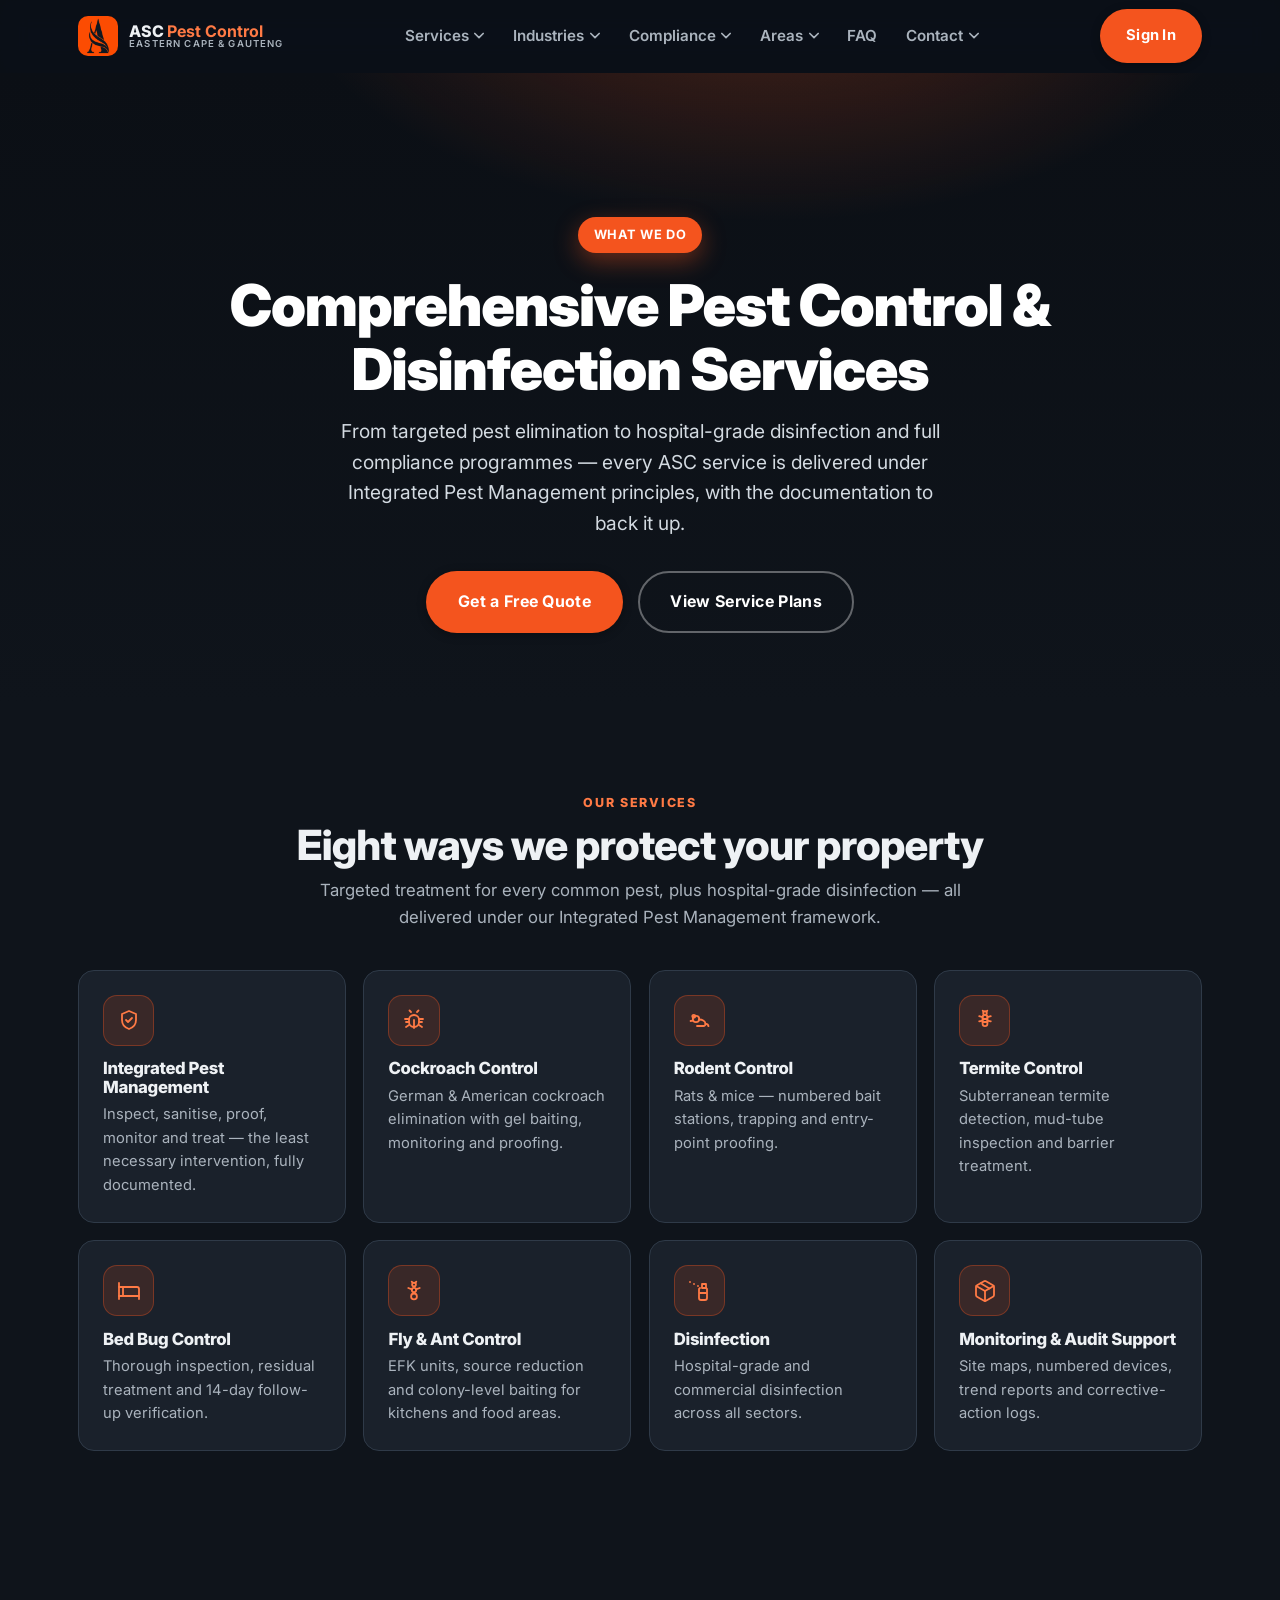
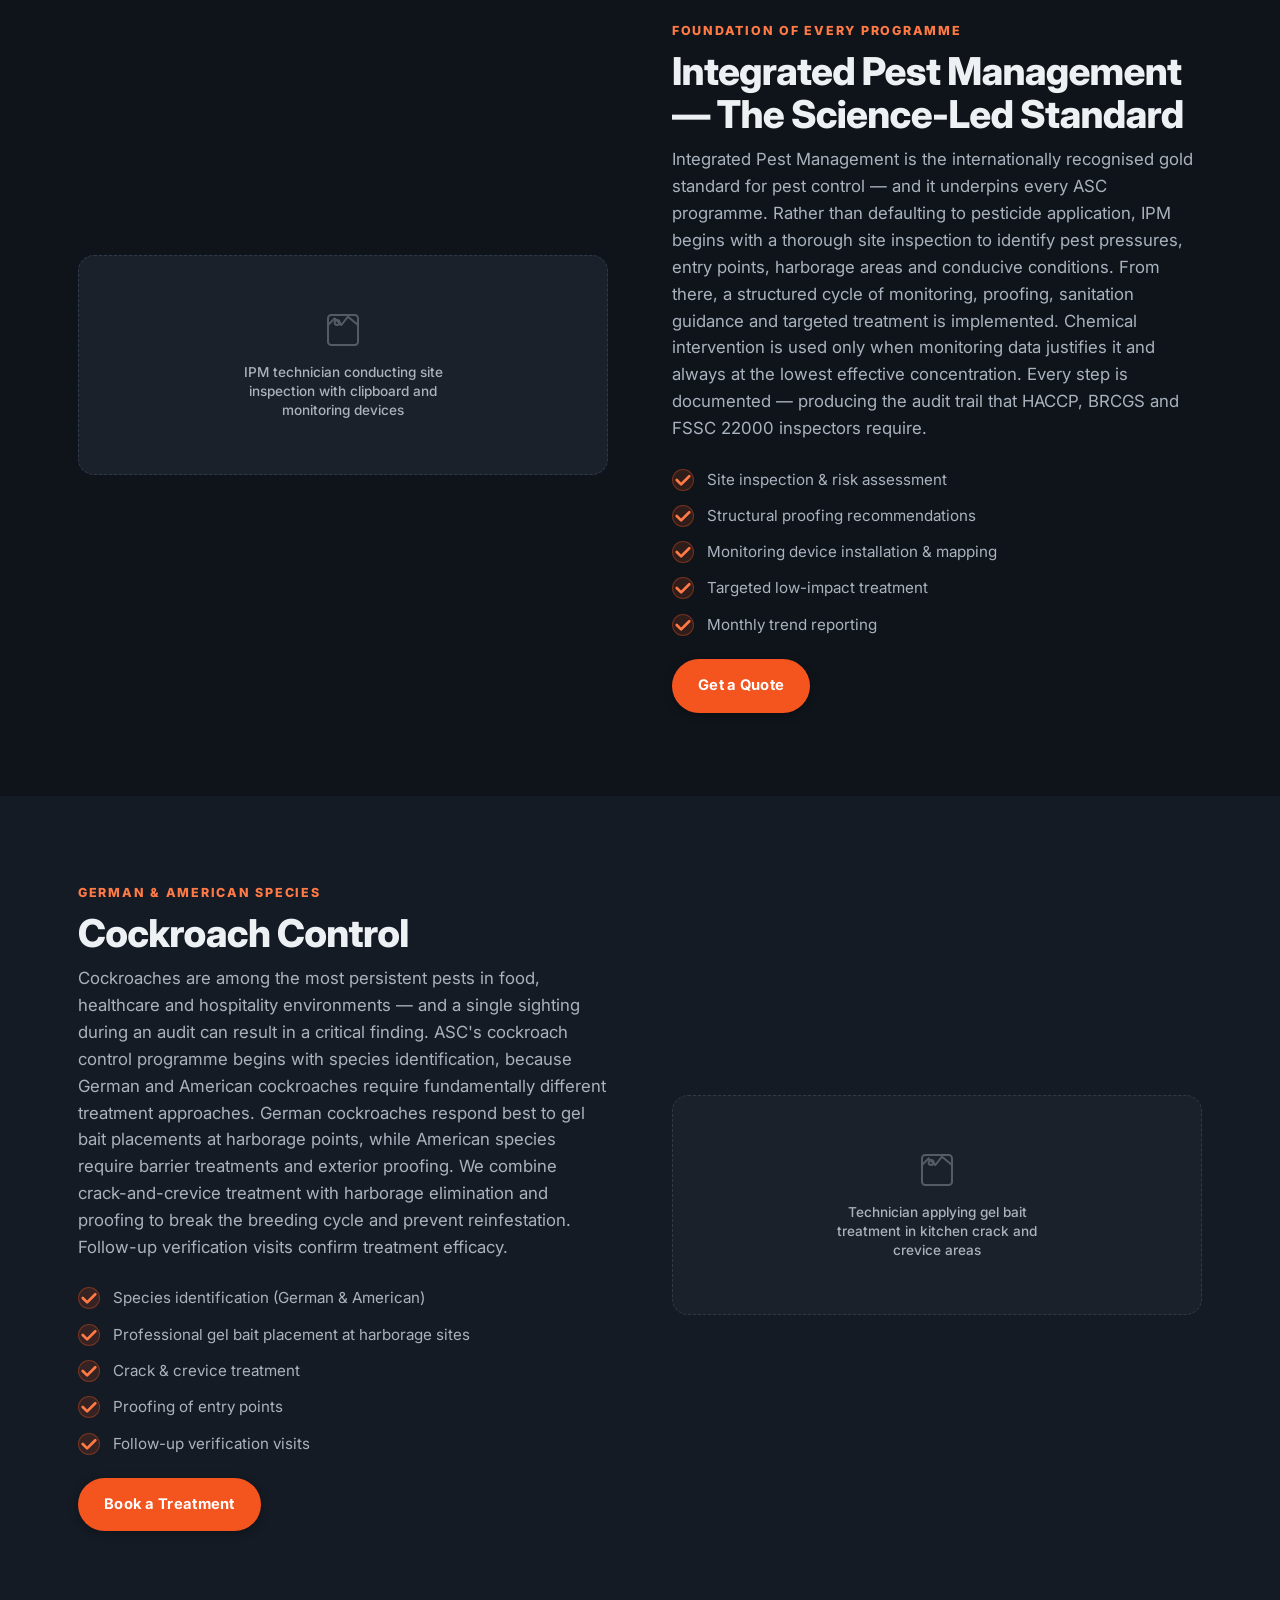
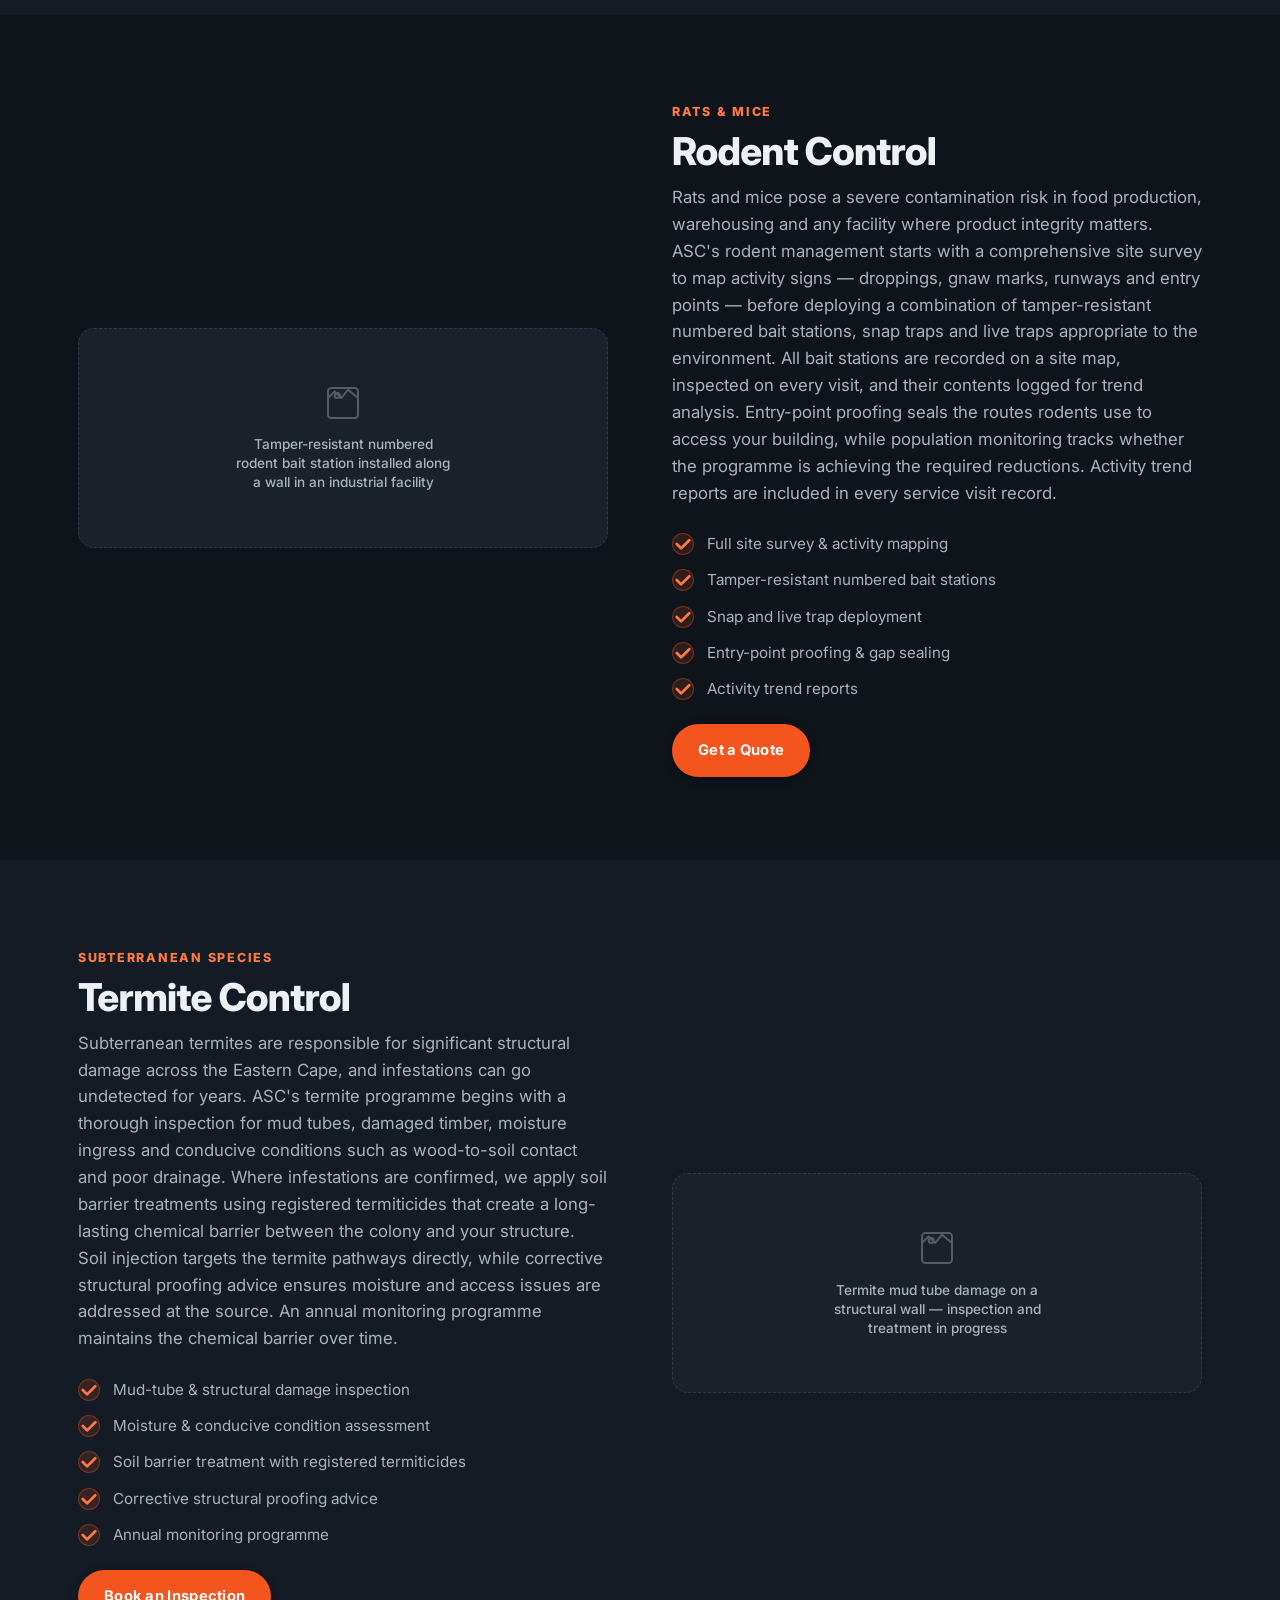
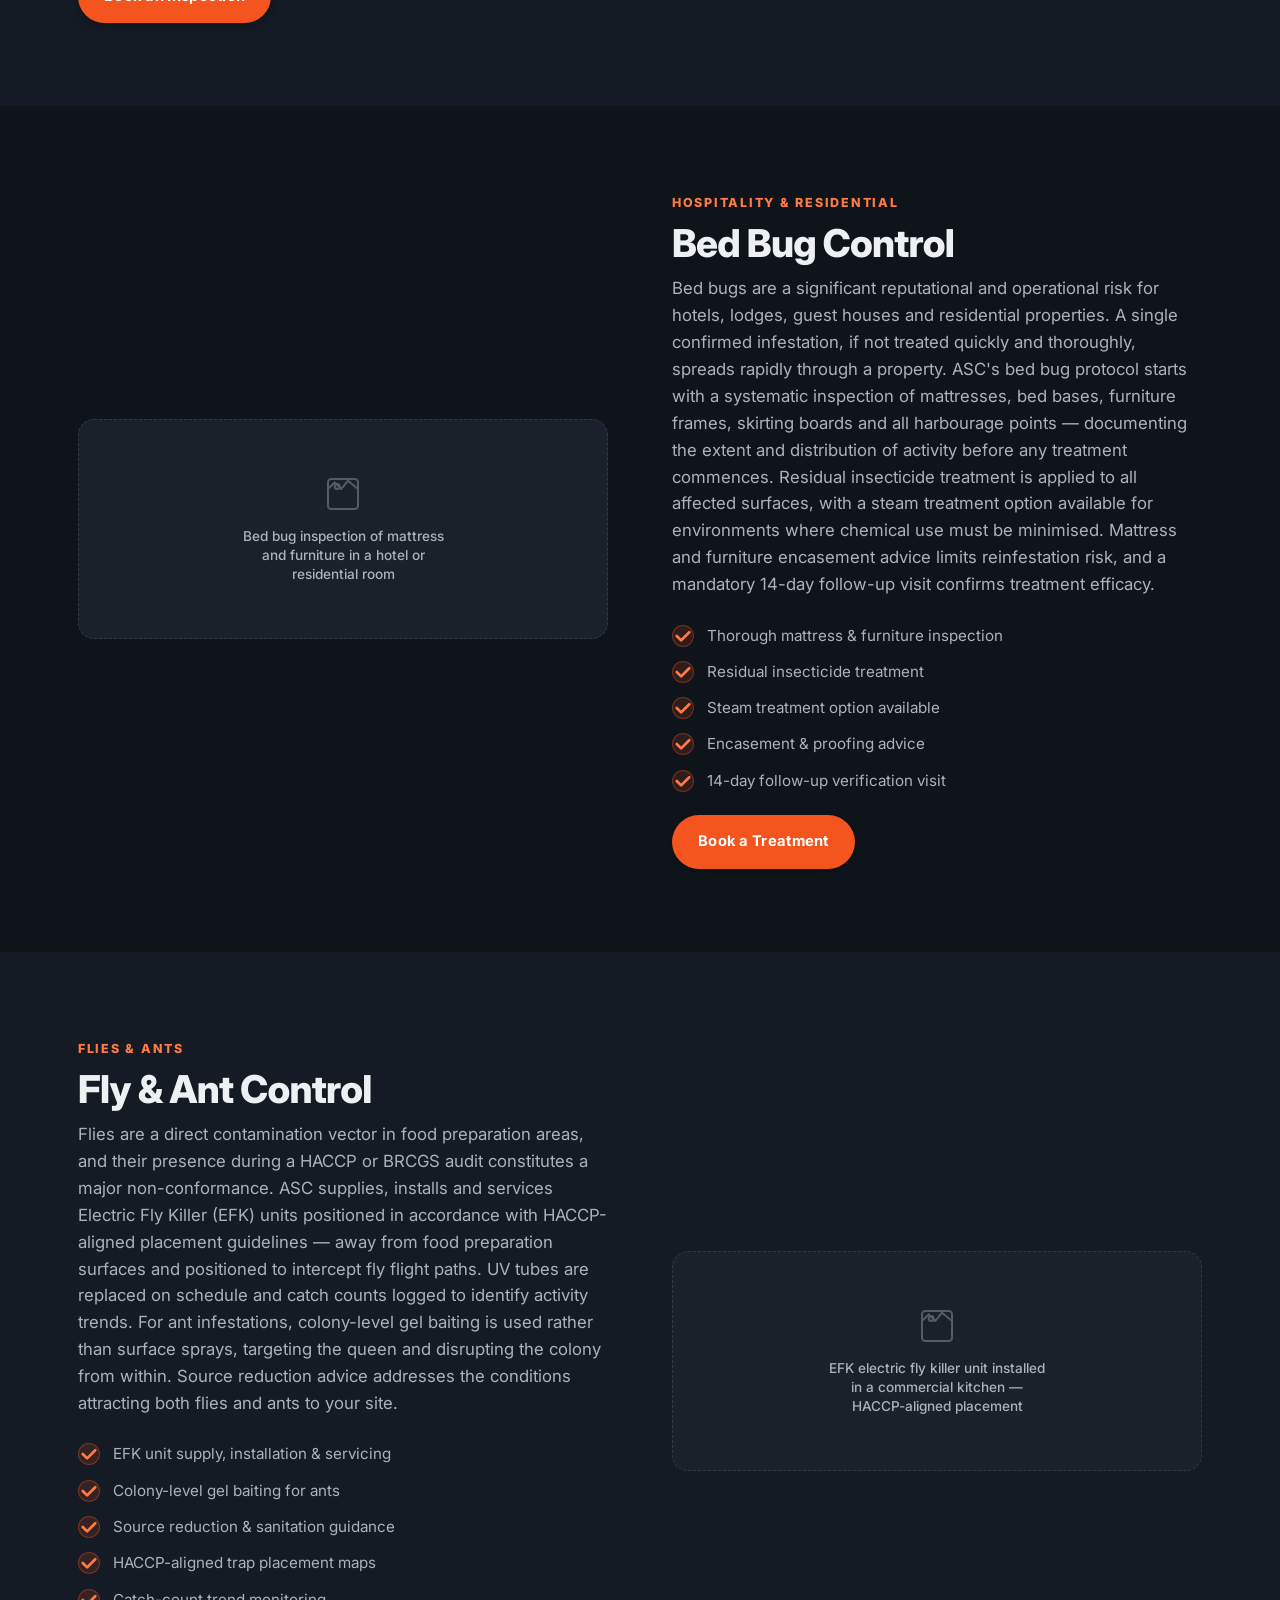
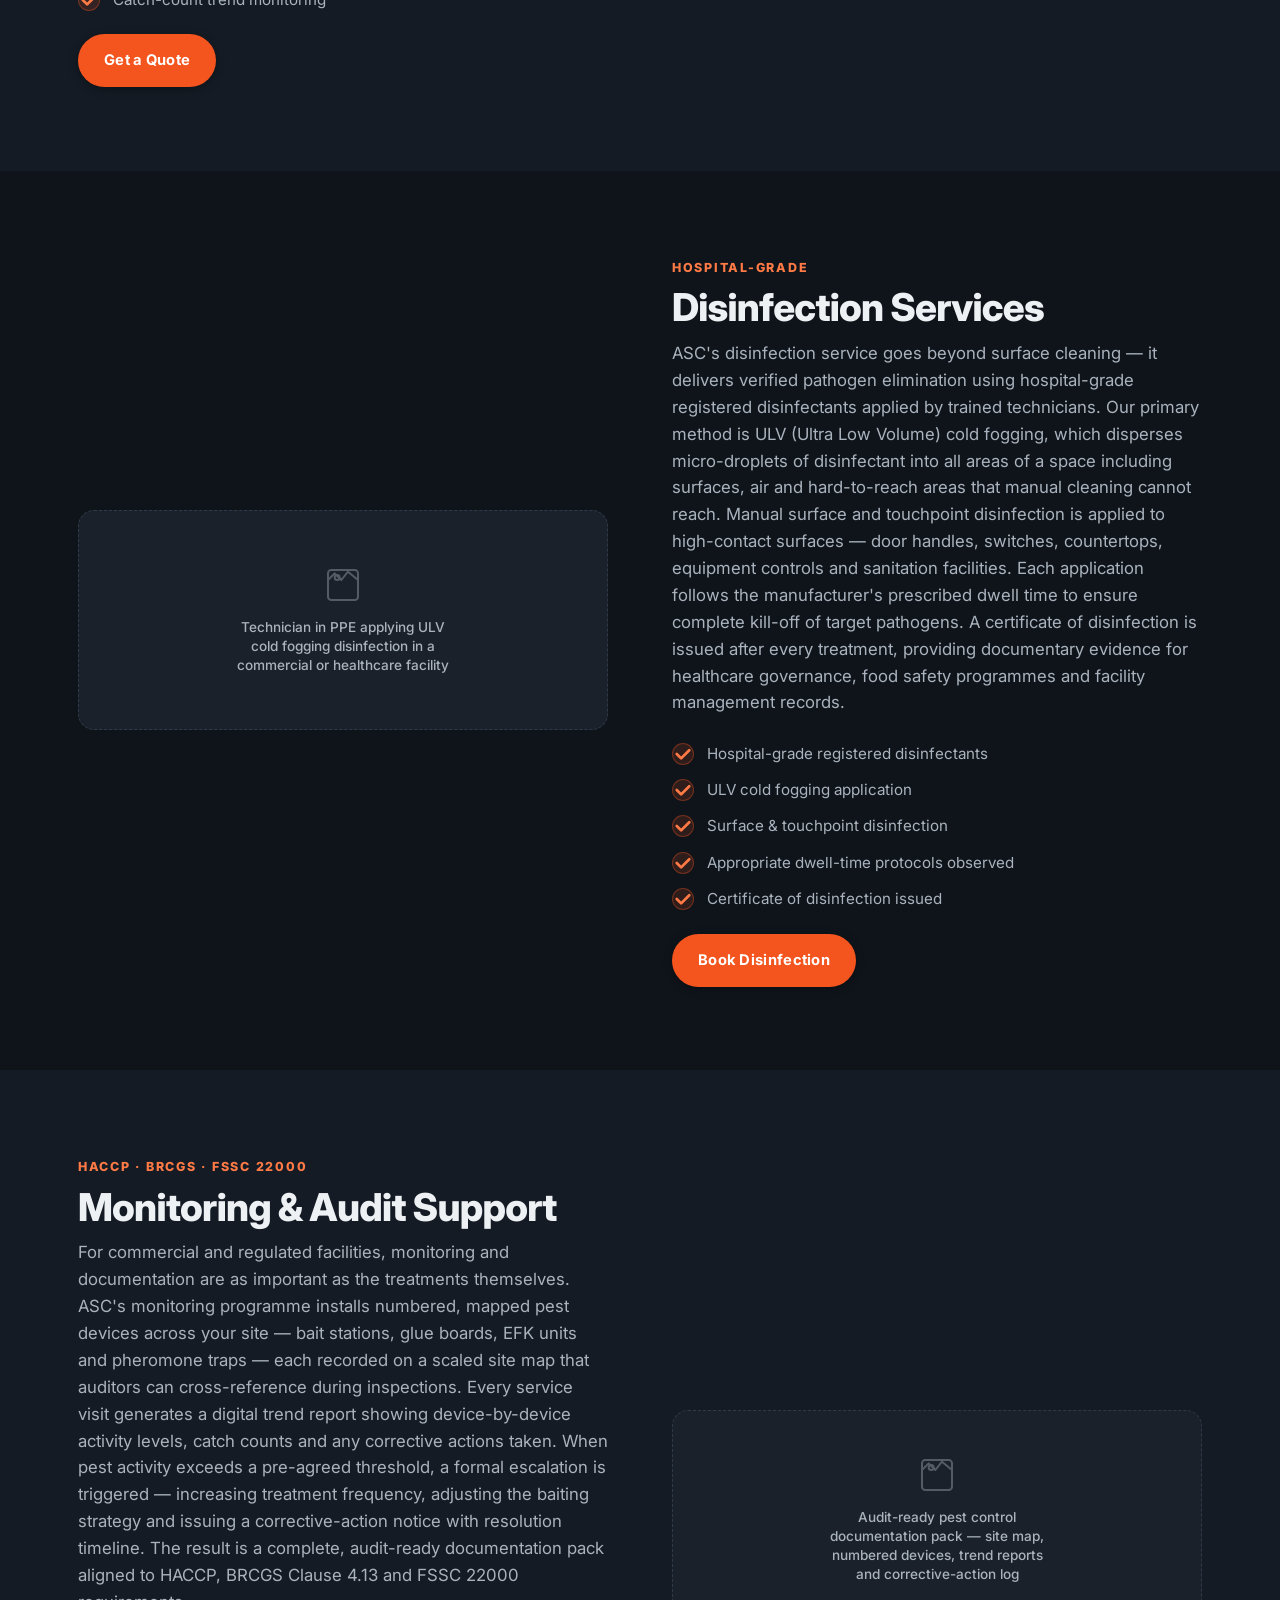
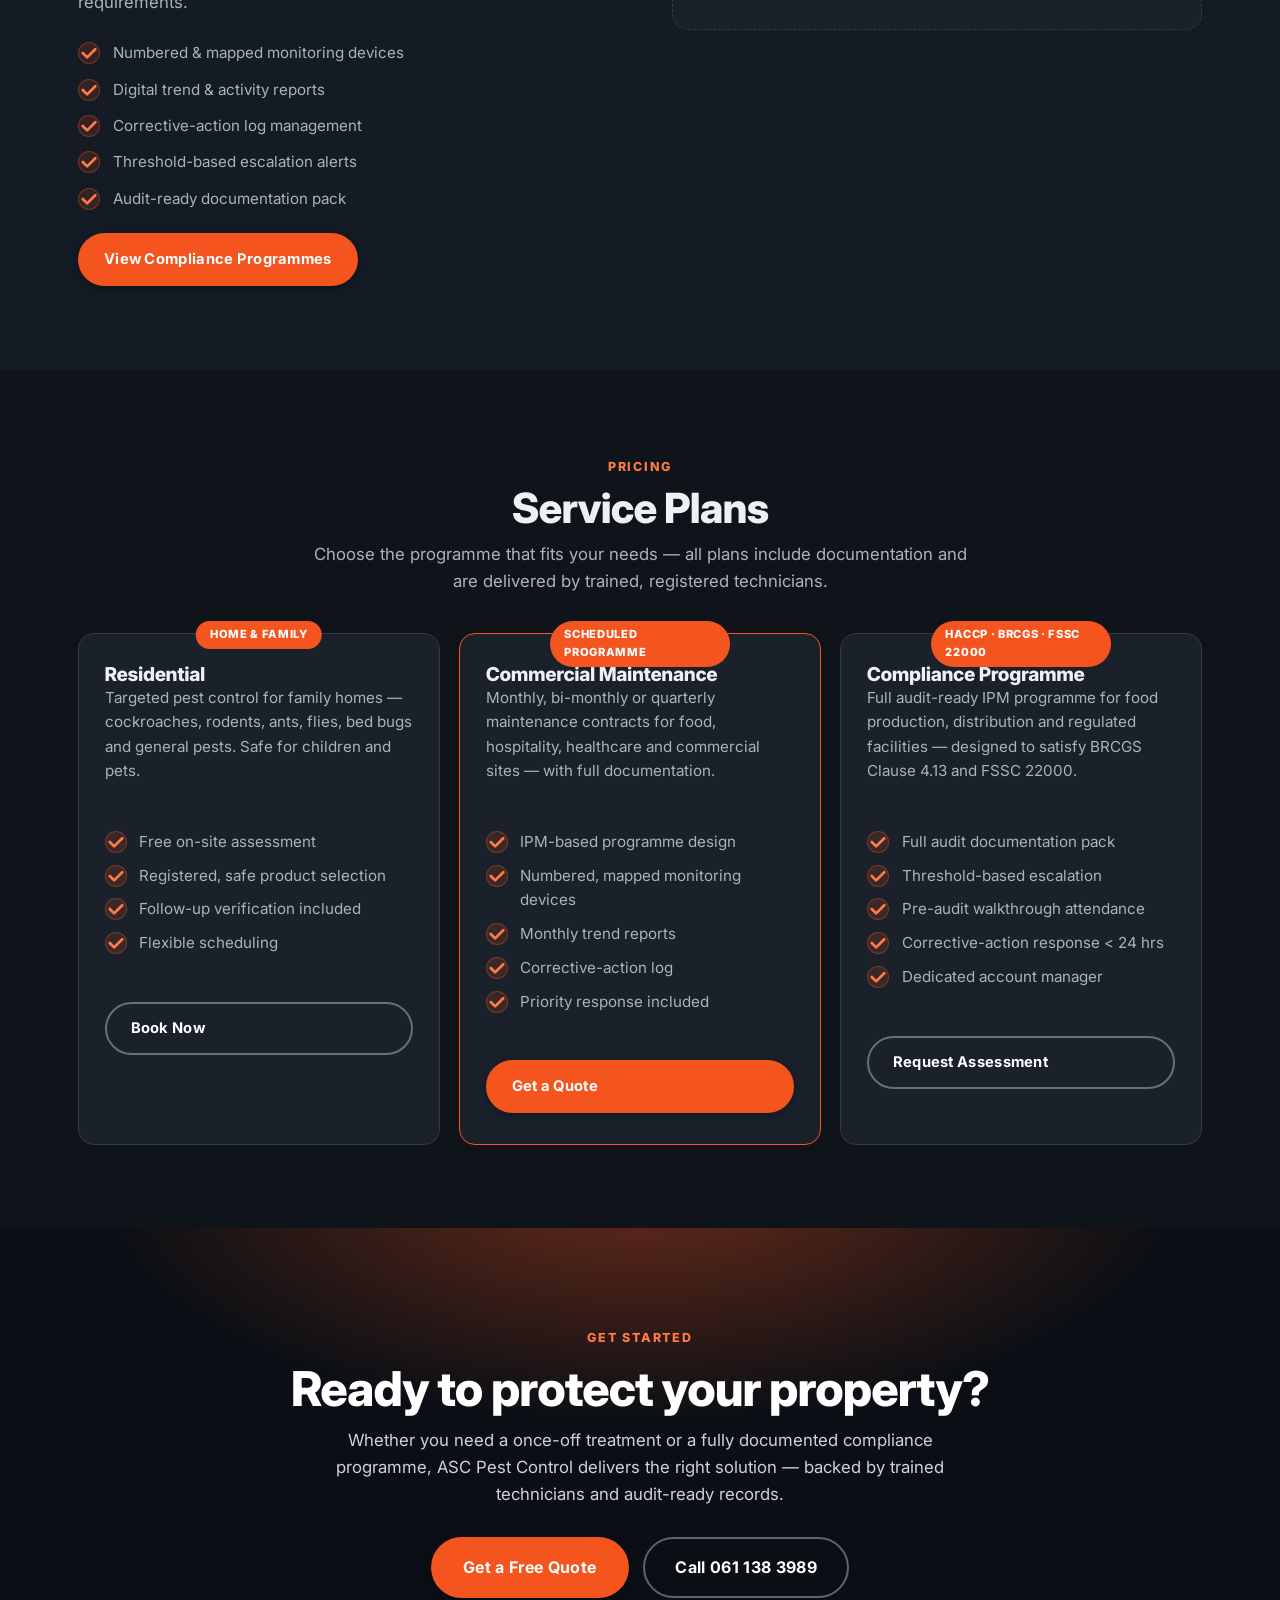
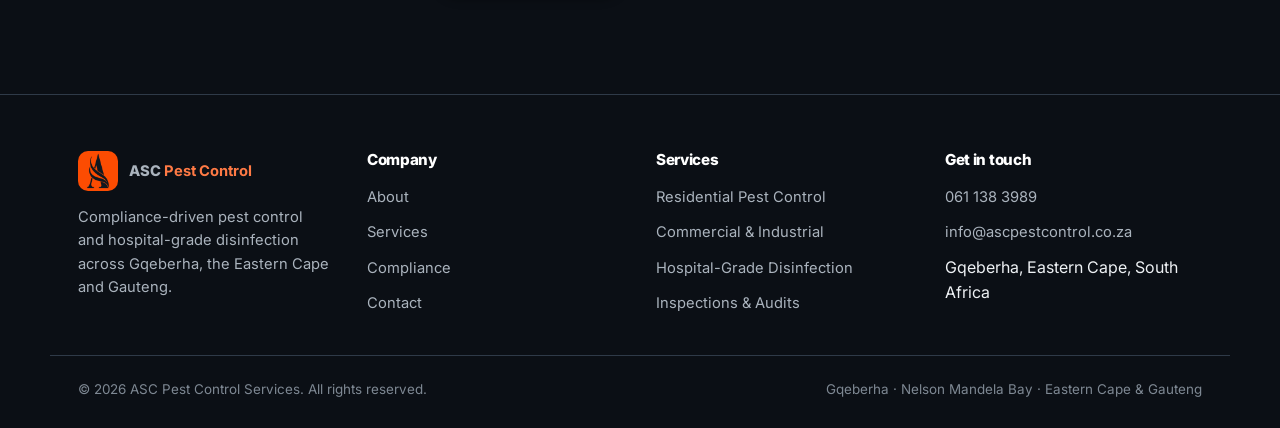
<file: services.html>
<!DOCTYPE html>
<html lang="en-ZA">
<head>
  <meta charset="UTF-8" />
  <meta name="viewport" content="width=device-width, initial-scale=1.0, viewport-fit=cover" />
  <meta name="theme-color" content="#0b0f15" />
  <meta name="color-scheme" content="dark" />
  <title>Pest Control Services | ASC Pest Control — Eastern Cape &amp; Gauteng</title>
  <meta name="description" content="From targeted pest elimination to hospital-grade disinfection and full compliance programmes — ASC Pest Control delivers IPM-based services across Gqeberha, the Eastern Cape and Gauteng." />
  <link rel="canonical" href="https://ascpestcontrol.co.za/services.html" />
  <link rel="preconnect" href="https://fonts.googleapis.com" />
  <link rel="preconnect" href="https://fonts.gstatic.com" crossorigin />
  <link href="https://fonts.googleapis.com/css2?family=Inter:wght@400;500;600;700;800;900&display=swap" rel="stylesheet" />
  <link rel="stylesheet" href="assets/css/home-v2.css" />
  <link rel="stylesheet" href="assets/css/pages.css" />
</head>
<body>

<header class="site-header" id="siteHeader">
  <div class="container header-inner">
    <a class="logo" href="home-v2.html" aria-label="ASC Pest Control home">
      <img src="logo.png" alt="ASC Pest Control" width="40" height="40" />
      <span class="logo-text">ASC <strong>Pest Control</strong><small>Eastern Cape &amp; Gauteng</small></span>
    </a>
    <nav class="nav-links" aria-label="Primary navigation">
      <div class="nav-item has-dropdown">
        <button class="nav-tab" aria-expanded="false" aria-haspopup="true">Services <svg class="nav-caret" viewBox="0 0 12 8" width="10" height="10" fill="none" stroke="currentColor" stroke-width="2" stroke-linecap="round" stroke-linejoin="round"><path d="M1 1l5 5 5-5"/></svg></button>
        <div class="nav-dropdown" role="menu">
          <a href="services.html#ipm" role="menuitem">Integrated Pest Management</a>
          <a href="services.html#cockroach" role="menuitem">Cockroach Control</a>
          <a href="services.html#rodent" role="menuitem">Rodent Control</a>
          <a href="services.html#termite" role="menuitem">Termite Control</a>
          <a href="services.html#bedbug" role="menuitem">Bed Bug Control</a>
          <a href="services.html#flyant" role="menuitem">Fly &amp; Ant Control</a>
          <a href="services.html#disinfection" role="menuitem">Disinfection</a>
          <a href="services.html#monitoring" role="menuitem">Monitoring &amp; Audit Support</a>
        </div>
      </div>
      <div class="nav-item has-dropdown">
        <button class="nav-tab" aria-expanded="false" aria-haspopup="true">Industries <svg class="nav-caret" viewBox="0 0 12 8" width="10" height="10" fill="none" stroke="currentColor" stroke-width="2" stroke-linecap="round" stroke-linejoin="round"><path d="M1 1l5 5 5-5"/></svg></button>
        <div class="nav-dropdown" role="menu">
          <a href="industries.html#food" role="menuitem">Food &amp; Beverage</a>
          <a href="industries.html#healthcare" role="menuitem">Healthcare</a>
          <a href="industries.html#hospitality" role="menuitem">Hospitality</a>
          <a href="industries.html#education" role="menuitem">Education</a>
          <a href="industries.html#corporate" role="menuitem">Corporate</a>
          <a href="industries.html#retail" role="menuitem">Retail &amp; Public</a>
        </div>
      </div>
      <div class="nav-item has-dropdown">
        <button class="nav-tab" aria-expanded="false" aria-haspopup="true">Compliance <svg class="nav-caret" viewBox="0 0 12 8" width="10" height="10" fill="none" stroke="currentColor" stroke-width="2" stroke-linecap="round" stroke-linejoin="round"><path d="M1 1l5 5 5-5"/></svg></button>
        <div class="nav-dropdown" role="menu">
          <a href="compliance.html#haccp" role="menuitem">HACCP Alignment</a>
          <a href="compliance.html#brcgs" role="menuitem">BRCGS Compliance</a>
          <a href="compliance.html#fssc" role="menuitem">FSSC 22000 Support</a>
          <a href="compliance.html#docs" role="menuitem">Audit Documentation</a>
          <a href="compliance.html#assessment" role="menuitem">Request Compliance Assessment</a>
        </div>
      </div>
      <div class="nav-item has-dropdown">
        <button class="nav-tab" aria-expanded="false" aria-haspopup="true">Areas <svg class="nav-caret" viewBox="0 0 12 8" width="10" height="10" fill="none" stroke="currentColor" stroke-width="2" stroke-linecap="round" stroke-linejoin="round"><path d="M1 1l5 5 5-5"/></svg></button>
        <div class="nav-dropdown" role="menu">
          <a href="areas.html#gqeberha" role="menuitem">Gqeberha (Port Elizabeth)</a>
          <a href="areas.html#eastern-cape" role="menuitem">Eastern Cape Towns</a>
          <a href="areas.html#gauteng" role="menuitem">Gauteng</a>
        </div>
      </div>
      <a href="faq.html" class="nav-tab">FAQ</a>
      <div class="nav-item has-dropdown">
        <button class="nav-tab" aria-expanded="false" aria-haspopup="true">Contact <svg class="nav-caret" viewBox="0 0 12 8" width="10" height="10" fill="none" stroke="currentColor" stroke-width="2" stroke-linecap="round" stroke-linejoin="round"><path d="M1 1l5 5 5-5"/></svg></button>
        <div class="nav-dropdown" role="menu">
          <a href="tel:+27611383989" role="menuitem">Call 061 138 3989</a>
          <a href="https://wa.me/27611383989" rel="noopener noreferrer" role="menuitem">WhatsApp Us</a>
          <a href="contact.html#commercial" role="menuitem">Commercial Quote</a>
          <a href="contact.html#residential" role="menuitem">Residential Booking</a>
        </div>
      </div>
    </nav>
    <a class="btn btn-primary header-cta" href="hub/">Sign In</a>
    <button class="nav-toggle" id="navToggle" aria-label="Toggle menu" aria-expanded="false" aria-controls="mobileNav">
      <span></span><span></span><span></span>
    </button>
  </div>
  <nav class="mobile-nav" id="mobileNav" aria-label="Mobile navigation">
    <div class="mnav-item">
      <button class="mnav-tab" aria-expanded="false">Services <svg class="nav-caret" viewBox="0 0 12 8" width="10" height="10" fill="none" stroke="currentColor" stroke-width="2" stroke-linecap="round" stroke-linejoin="round"><path d="M1 1l5 5 5-5"/></svg></button>
      <div class="mnav-sub">
        <a href="services.html#ipm">Integrated Pest Management</a>
        <a href="services.html#cockroach">Cockroach Control</a>
        <a href="services.html#rodent">Rodent Control</a>
        <a href="services.html#termite">Termite Control</a>
        <a href="services.html#bedbug">Bed Bug Control</a>
        <a href="services.html#flyant">Fly &amp; Ant Control</a>
        <a href="services.html#disinfection">Disinfection</a>
        <a href="services.html#monitoring">Monitoring &amp; Audit Support</a>
      </div>
    </div>
    <div class="mnav-item">
      <button class="mnav-tab" aria-expanded="false">Industries <svg class="nav-caret" viewBox="0 0 12 8" width="10" height="10" fill="none" stroke="currentColor" stroke-width="2" stroke-linecap="round" stroke-linejoin="round"><path d="M1 1l5 5 5-5"/></svg></button>
      <div class="mnav-sub">
        <a href="industries.html#food">Food &amp; Beverage</a>
        <a href="industries.html#healthcare">Healthcare</a>
        <a href="industries.html#hospitality">Hospitality</a>
        <a href="industries.html#education">Education</a>
        <a href="industries.html#corporate">Corporate</a>
        <a href="industries.html#retail">Retail &amp; Public</a>
      </div>
    </div>
    <div class="mnav-item">
      <button class="mnav-tab" aria-expanded="false">Compliance <svg class="nav-caret" viewBox="0 0 12 8" width="10" height="10" fill="none" stroke="currentColor" stroke-width="2" stroke-linecap="round" stroke-linejoin="round"><path d="M1 1l5 5 5-5"/></svg></button>
      <div class="mnav-sub">
        <a href="compliance.html#haccp">HACCP Alignment</a>
        <a href="compliance.html#brcgs">BRCGS Compliance</a>
        <a href="compliance.html#fssc">FSSC 22000 Support</a>
        <a href="compliance.html#docs">Audit Documentation</a>
      </div>
    </div>
    <div class="mnav-item">
      <button class="mnav-tab" aria-expanded="false">Areas <svg class="nav-caret" viewBox="0 0 12 8" width="10" height="10" fill="none" stroke="currentColor" stroke-width="2" stroke-linecap="round" stroke-linejoin="round"><path d="M1 1l5 5 5-5"/></svg></button>
      <div class="mnav-sub">
        <a href="areas.html#gqeberha">Gqeberha (Port Elizabeth)</a>
        <a href="areas.html#eastern-cape">Eastern Cape Towns</a>
        <a href="areas.html#gauteng">Gauteng</a>
      </div>
    </div>
    <a href="faq.html">FAQ</a>
    <div class="mnav-item">
      <button class="mnav-tab" aria-expanded="false">Contact <svg class="nav-caret" viewBox="0 0 12 8" width="10" height="10" fill="none" stroke="currentColor" stroke-width="2" stroke-linecap="round" stroke-linejoin="round"><path d="M1 1l5 5 5-5"/></svg></button>
      <div class="mnav-sub">
        <a href="tel:+27611383989">Call 061 138 3989</a>
        <a href="https://wa.me/27611383989">WhatsApp Us</a>
        <a href="contact.html#commercial">Commercial Quote</a>
        <a href="contact.html#residential">Residential Booking</a>
      </div>
    </div>
    <a class="btn btn-primary" href="hub/">Sign In</a>
  </nav>
</header>

<main>

  <!-- Page Hero -->
  <section class="page-hero">
    <div class="container">
      <span class="badge">What We Do</span>
      <h1>Comprehensive Pest Control &amp; Disinfection Services</h1>
      <p class="hero-lead">From targeted pest elimination to hospital-grade disinfection and full compliance programmes — every ASC service is delivered under Integrated Pest Management principles, with the documentation to back it up.</p>
      <div class="page-hero-actions">
        <a class="btn btn-primary btn-lg" href="contact.html">Get a Free Quote</a>
        <a class="btn btn-outline-light btn-lg" href="#plans">View Service Plans</a>
      </div>
    </div>
  </section>

  <!-- Services Overview -->
  <section style="padding-block: clamp(3rem,2rem + 4vw,6rem); background: var(--bg);">
    <div class="container">
      <div class="section-head">
        <span class="eyebrow">Our Services</span>
        <h2>Eight ways we protect your property</h2>
        <p class="section-lead">Targeted treatment for every common pest, plus hospital-grade disinfection — all delivered under our Integrated Pest Management framework.</p>
      </div>
      <div class="svc-grid">
        <article class="svc-card">
          <span class="card-icon"><svg viewBox="0 0 24 24" width="24" height="24" fill="none" stroke="currentColor" stroke-width="1.8" stroke-linecap="round" stroke-linejoin="round"><path d="M12 21c-4.6-1.6-7-4.9-7-9V6l7-3 7 3v6c0 4.1-2.4 7.4-7 9Z"/><path d="m9 12 2 2 4-4"/></svg></span>
          <h3><a href="#ipm">Integrated Pest Management</a></h3>
          <p>Inspect, sanitise, proof, monitor and treat — the least necessary intervention, fully documented.</p>
        </article>
        <article class="svc-card">
          <span class="card-icon"><svg viewBox="0 0 24 24" width="24" height="24" fill="none" stroke="currentColor" stroke-width="1.8" stroke-linecap="round" stroke-linejoin="round"><path d="M9 4 7.5 2.5"/><path d="M15 4l1.5-1.5"/><path d="M12 7a5 5 0 0 0-5 5v2a5 5 0 0 0 10 0v-2a5 5 0 0 0-5-5Z"/><path d="M12 12v8"/><path d="M7 11H3"/><path d="M7 14H4"/><path d="M7 17l-3 2"/><path d="M17 11h4"/><path d="M17 14h3"/><path d="M17 17l3 2"/></svg></span>
          <h3><a href="#cockroach">Cockroach Control</a></h3>
          <p>German &amp; American cockroach elimination with gel baiting, monitoring and proofing.</p>
        </article>
        <article class="svc-card">
          <span class="card-icon"><svg viewBox="0 0 24 24" width="24" height="24" fill="none" stroke="currentColor" stroke-width="1.8" stroke-linecap="round" stroke-linejoin="round"><circle cx="9" cy="11" r="3.2"/><circle cx="6.8" cy="8.3" r="1.5"/><path d="M12 11.5c3.5 0 6.5 1.8 6.5 4.4A2 2 0 0 1 16.5 18H10"/><path d="M18.4 16c1.7-.2 2.8.7 3.1 2.2"/><path d="M6 12.6 3.6 13"/></svg></span>
          <h3><a href="#rodent">Rodent Control</a></h3>
          <p>Rats &amp; mice — numbered bait stations, trapping and entry-point proofing.</p>
        </article>
        <article class="svc-card">
          <span class="card-icon"><svg viewBox="0 0 24 24" width="24" height="24" fill="none" stroke="currentColor" stroke-width="1.8" stroke-linecap="round" stroke-linejoin="round"><circle cx="12" cy="5" r="1.8"/><path d="M10.8 3.8 9.7 2.7"/><path d="M13.2 3.8 14.3 2.7"/><rect x="9.6" y="6.8" width="4.8" height="11.4" rx="2.4"/><path d="M9.6 11h4.8"/><path d="M9.6 14h4.8"/><path d="M9.6 9.2 6.2 8.2"/><path d="M14.4 9.2 17.8 8.2"/><path d="M9.6 12.6 6.2 13.4"/><path d="M14.4 12.6 17.8 13.4"/></svg></span>
          <h3><a href="#termite">Termite Control</a></h3>
          <p>Subterranean termite detection, mud-tube inspection and barrier treatment.</p>
        </article>
        <article class="svc-card">
          <span class="card-icon"><svg viewBox="0 0 24 24" width="24" height="24" fill="none" stroke="currentColor" stroke-width="1.8" stroke-linecap="round" stroke-linejoin="round"><path d="M2 4v16"/><path d="M2 8h18a2 2 0 0 1 2 2v10"/><path d="M2 17h20"/><path d="M6 8v9"/></svg></span>
          <h3><a href="#bedbug">Bed Bug Control</a></h3>
          <p>Thorough inspection, residual treatment and 14-day follow-up verification.</p>
        </article>
        <article class="svc-card">
          <span class="card-icon"><svg viewBox="0 0 24 24" width="24" height="24" fill="none" stroke="currentColor" stroke-width="1.8" stroke-linecap="round" stroke-linejoin="round"><circle cx="12" cy="5.6" r="1.9"/><circle cx="12" cy="11" r="2.2"/><circle cx="12" cy="17.4" r="2.9"/><path d="M10.9 4.1 9.7 2.7"/><path d="M13.1 4.1 14.3 2.7"/><path d="M10 10.4 6.3 9"/><path d="M14 10.4 17.7 9"/></svg></span>
          <h3><a href="#flyant">Fly &amp; Ant Control</a></h3>
          <p>EFK units, source reduction and colony-level baiting for kitchens and food areas.</p>
        </article>
        <article class="svc-card">
          <span class="card-icon"><svg viewBox="0 0 24 24" width="24" height="24" fill="none" stroke="currentColor" stroke-width="1.8" stroke-linecap="round" stroke-linejoin="round"><path d="M3 3h.01"/><path d="M7 5h.01"/><path d="M11 7h.01"/><rect width="4" height="4" x="15" y="5"/><path d="m19 9 1 1v9a2 2 0 0 1-2 2h-4a2 2 0 0 1-2-2v-9l1-1"/><path d="M13 14h6"/></svg></span>
          <h3><a href="#disinfection">Disinfection</a></h3>
          <p>Hospital-grade and commercial disinfection across all sectors.</p>
        </article>
        <article class="svc-card">
          <span class="card-icon"><svg viewBox="0 0 24 24" width="24" height="24" fill="none" stroke="currentColor" stroke-width="1.8" stroke-linecap="round" stroke-linejoin="round"><path d="m7.5 4.3 9 5.2"/><path d="M21 8a2 2 0 0 0-1-1.7l-7-4a2 2 0 0 0-2 0l-7 4A2 2 0 0 0 3 8v8a2 2 0 0 0 1 1.7l7 4a2 2 0 0 0 2 0l7-4A2 2 0 0 0 21 16Z"/><path d="M3.3 7 12 12l8.7-5"/><path d="M12 22V12"/></svg></span>
          <h3><a href="#monitoring">Monitoring &amp; Audit Support</a></h3>
          <p>Site maps, numbered devices, trend reports and corrective-action logs.</p>
        </article>
      </div>
    </div>
  </section>

  <!-- IPM -->
  <section class="detail-section" id="ipm">
    <div class="container">
      <div class="split">
        <div class="img-placeholder" data-label="IPM technician conducting site inspection with clipboard and monitoring devices">
          <svg viewBox="0 0 24 24" width="40" height="40" fill="none" stroke="currentColor" stroke-width="1.2" stroke-linecap="round" stroke-linejoin="round" opacity="0.4"><rect x="3" y="3" width="18" height="18" rx="2"/><path d="M3 9l4-4 4 4 4-5 6 5"/><circle cx="8.5" cy="7.5" r="1.5"/></svg>
          <span>IPM technician conducting site inspection with clipboard and monitoring devices</span>
        </div>
        <div>
          <span class="eyebrow">Foundation of Every Programme</span>
          <h2>Integrated Pest Management — The Science-Led Standard</h2>
          <p class="section-lead">Integrated Pest Management is the internationally recognised gold standard for pest control — and it underpins every ASC programme. Rather than defaulting to pesticide application, IPM begins with a thorough site inspection to identify pest pressures, entry points, harborage areas and conducive conditions. From there, a structured cycle of monitoring, proofing, sanitation guidance and targeted treatment is implemented. Chemical intervention is used only when monitoring data justifies it and always at the lowest effective concentration. Every step is documented — producing the audit trail that HACCP, BRCGS and FSSC 22000 inspectors require.</p>
          <ul class="feature-list">
            <li>Site inspection &amp; risk assessment</li>
            <li>Structural proofing recommendations</li>
            <li>Monitoring device installation &amp; mapping</li>
            <li>Targeted low-impact treatment</li>
            <li>Monthly trend reporting</li>
          </ul>
          <a class="btn btn-primary" href="contact.html">Get a Quote</a>
        </div>
      </div>
    </div>
  </section>

  <!-- Cockroach -->
  <section class="detail-section" id="cockroach">
    <div class="container">
      <div class="split reverse">
        <div class="img-placeholder" data-label="Technician applying gel bait treatment in kitchen crack and crevice areas">
          <svg viewBox="0 0 24 24" width="40" height="40" fill="none" stroke="currentColor" stroke-width="1.2" stroke-linecap="round" stroke-linejoin="round" opacity="0.4"><rect x="3" y="3" width="18" height="18" rx="2"/><path d="M3 9l4-4 4 4 4-5 6 5"/><circle cx="8.5" cy="7.5" r="1.5"/></svg>
          <span>Technician applying gel bait treatment in kitchen crack and crevice areas</span>
        </div>
        <div>
          <span class="eyebrow">German &amp; American Species</span>
          <h2>Cockroach Control</h2>
          <p class="section-lead">Cockroaches are among the most persistent pests in food, healthcare and hospitality environments — and a single sighting during an audit can result in a critical finding. ASC's cockroach control programme begins with species identification, because German and American cockroaches require fundamentally different treatment approaches. German cockroaches respond best to gel bait placements at harborage points, while American species require barrier treatments and exterior proofing. We combine crack-and-crevice treatment with harborage elimination and proofing to break the breeding cycle and prevent reinfestation. Follow-up verification visits confirm treatment efficacy.</p>
          <ul class="feature-list">
            <li>Species identification (German &amp; American)</li>
            <li>Professional gel bait placement at harborage sites</li>
            <li>Crack &amp; crevice treatment</li>
            <li>Proofing of entry points</li>
            <li>Follow-up verification visits</li>
          </ul>
          <a class="btn btn-primary" href="contact.html">Book a Treatment</a>
        </div>
      </div>
    </div>
  </section>

  <!-- Rodent -->
  <section class="detail-section" id="rodent">
    <div class="container">
      <div class="split">
        <div class="img-placeholder" data-label="Tamper-resistant numbered rodent bait station installed along a wall in an industrial facility">
          <svg viewBox="0 0 24 24" width="40" height="40" fill="none" stroke="currentColor" stroke-width="1.2" stroke-linecap="round" stroke-linejoin="round" opacity="0.4"><rect x="3" y="3" width="18" height="18" rx="2"/><path d="M3 9l4-4 4 4 4-5 6 5"/><circle cx="8.5" cy="7.5" r="1.5"/></svg>
          <span>Tamper-resistant numbered rodent bait station installed along a wall in an industrial facility</span>
        </div>
        <div>
          <span class="eyebrow">Rats &amp; Mice</span>
          <h2>Rodent Control</h2>
          <p class="section-lead">Rats and mice pose a severe contamination risk in food production, warehousing and any facility where product integrity matters. ASC's rodent management starts with a comprehensive site survey to map activity signs — droppings, gnaw marks, runways and entry points — before deploying a combination of tamper-resistant numbered bait stations, snap traps and live traps appropriate to the environment. All bait stations are recorded on a site map, inspected on every visit, and their contents logged for trend analysis. Entry-point proofing seals the routes rodents use to access your building, while population monitoring tracks whether the programme is achieving the required reductions. Activity trend reports are included in every service visit record.</p>
          <ul class="feature-list">
            <li>Full site survey &amp; activity mapping</li>
            <li>Tamper-resistant numbered bait stations</li>
            <li>Snap and live trap deployment</li>
            <li>Entry-point proofing &amp; gap sealing</li>
            <li>Activity trend reports</li>
          </ul>
          <a class="btn btn-primary" href="contact.html">Get a Quote</a>
        </div>
      </div>
    </div>
  </section>

  <!-- Termite -->
  <section class="detail-section" id="termite">
    <div class="container">
      <div class="split reverse">
        <div class="img-placeholder" data-label="Termite mud tube damage on a structural wall — inspection and treatment in progress">
          <svg viewBox="0 0 24 24" width="40" height="40" fill="none" stroke="currentColor" stroke-width="1.2" stroke-linecap="round" stroke-linejoin="round" opacity="0.4"><rect x="3" y="3" width="18" height="18" rx="2"/><path d="M3 9l4-4 4 4 4-5 6 5"/><circle cx="8.5" cy="7.5" r="1.5"/></svg>
          <span>Termite mud tube damage on a structural wall — inspection and treatment in progress</span>
        </div>
        <div>
          <span class="eyebrow">Subterranean Species</span>
          <h2>Termite Control</h2>
          <p class="section-lead">Subterranean termites are responsible for significant structural damage across the Eastern Cape, and infestations can go undetected for years. ASC's termite programme begins with a thorough inspection for mud tubes, damaged timber, moisture ingress and conducive conditions such as wood-to-soil contact and poor drainage. Where infestations are confirmed, we apply soil barrier treatments using registered termiticides that create a long-lasting chemical barrier between the colony and your structure. Soil injection targets the termite pathways directly, while corrective structural proofing advice ensures moisture and access issues are addressed at the source. An annual monitoring programme maintains the chemical barrier over time.</p>
          <ul class="feature-list">
            <li>Mud-tube &amp; structural damage inspection</li>
            <li>Moisture &amp; conducive condition assessment</li>
            <li>Soil barrier treatment with registered termiticides</li>
            <li>Corrective structural proofing advice</li>
            <li>Annual monitoring programme</li>
          </ul>
          <a class="btn btn-primary" href="contact.html">Book an Inspection</a>
        </div>
      </div>
    </div>
  </section>

  <!-- Bed Bug -->
  <section class="detail-section" id="bedbug">
    <div class="container">
      <div class="split">
        <div class="img-placeholder" data-label="Bed bug inspection of mattress and furniture in a hotel or residential room">
          <svg viewBox="0 0 24 24" width="40" height="40" fill="none" stroke="currentColor" stroke-width="1.2" stroke-linecap="round" stroke-linejoin="round" opacity="0.4"><rect x="3" y="3" width="18" height="18" rx="2"/><path d="M3 9l4-4 4 4 4-5 6 5"/><circle cx="8.5" cy="7.5" r="1.5"/></svg>
          <span>Bed bug inspection of mattress and furniture in a hotel or residential room</span>
        </div>
        <div>
          <span class="eyebrow">Hospitality &amp; Residential</span>
          <h2>Bed Bug Control</h2>
          <p class="section-lead">Bed bugs are a significant reputational and operational risk for hotels, lodges, guest houses and residential properties. A single confirmed infestation, if not treated quickly and thoroughly, spreads rapidly through a property. ASC's bed bug protocol starts with a systematic inspection of mattresses, bed bases, furniture frames, skirting boards and all harbourage points — documenting the extent and distribution of activity before any treatment commences. Residual insecticide treatment is applied to all affected surfaces, with a steam treatment option available for environments where chemical use must be minimised. Mattress and furniture encasement advice limits reinfestation risk, and a mandatory 14-day follow-up visit confirms treatment efficacy.</p>
          <ul class="feature-list">
            <li>Thorough mattress &amp; furniture inspection</li>
            <li>Residual insecticide treatment</li>
            <li>Steam treatment option available</li>
            <li>Encasement &amp; proofing advice</li>
            <li>14-day follow-up verification visit</li>
          </ul>
          <a class="btn btn-primary" href="contact.html">Book a Treatment</a>
        </div>
      </div>
    </div>
  </section>

  <!-- Fly & Ant -->
  <section class="detail-section" id="flyant">
    <div class="container">
      <div class="split reverse">
        <div class="img-placeholder" data-label="EFK electric fly killer unit installed in a commercial kitchen — HACCP-aligned placement">
          <svg viewBox="0 0 24 24" width="40" height="40" fill="none" stroke="currentColor" stroke-width="1.2" stroke-linecap="round" stroke-linejoin="round" opacity="0.4"><rect x="3" y="3" width="18" height="18" rx="2"/><path d="M3 9l4-4 4 4 4-5 6 5"/><circle cx="8.5" cy="7.5" r="1.5"/></svg>
          <span>EFK electric fly killer unit installed in a commercial kitchen — HACCP-aligned placement</span>
        </div>
        <div>
          <span class="eyebrow">Flies &amp; Ants</span>
          <h2>Fly &amp; Ant Control</h2>
          <p class="section-lead">Flies are a direct contamination vector in food preparation areas, and their presence during a HACCP or BRCGS audit constitutes a major non-conformance. ASC supplies, installs and services Electric Fly Killer (EFK) units positioned in accordance with HACCP-aligned placement guidelines — away from food preparation surfaces and positioned to intercept fly flight paths. UV tubes are replaced on schedule and catch counts logged to identify activity trends. For ant infestations, colony-level gel baiting is used rather than surface sprays, targeting the queen and disrupting the colony from within. Source reduction advice addresses the conditions attracting both flies and ants to your site.</p>
          <ul class="feature-list">
            <li>EFK unit supply, installation &amp; servicing</li>
            <li>Colony-level gel baiting for ants</li>
            <li>Source reduction &amp; sanitation guidance</li>
            <li>HACCP-aligned trap placement maps</li>
            <li>Catch-count trend monitoring</li>
          </ul>
          <a class="btn btn-primary" href="contact.html">Get a Quote</a>
        </div>
      </div>
    </div>
  </section>

  <!-- Disinfection -->
  <section class="detail-section" id="disinfection">
    <div class="container">
      <div class="split">
        <div class="img-placeholder" data-label="Technician in PPE applying ULV cold fogging disinfection in a commercial or healthcare facility">
          <svg viewBox="0 0 24 24" width="40" height="40" fill="none" stroke="currentColor" stroke-width="1.2" stroke-linecap="round" stroke-linejoin="round" opacity="0.4"><rect x="3" y="3" width="18" height="18" rx="2"/><path d="M3 9l4-4 4 4 4-5 6 5"/><circle cx="8.5" cy="7.5" r="1.5"/></svg>
          <span>Technician in PPE applying ULV cold fogging disinfection in a commercial or healthcare facility</span>
        </div>
        <div>
          <span class="eyebrow">Hospital-Grade</span>
          <h2>Disinfection Services</h2>
          <p class="section-lead">ASC's disinfection service goes beyond surface cleaning — it delivers verified pathogen elimination using hospital-grade registered disinfectants applied by trained technicians. Our primary method is ULV (Ultra Low Volume) cold fogging, which disperses micro-droplets of disinfectant into all areas of a space including surfaces, air and hard-to-reach areas that manual cleaning cannot reach. Manual surface and touchpoint disinfection is applied to high-contact surfaces — door handles, switches, countertops, equipment controls and sanitation facilities. Each application follows the manufacturer's prescribed dwell time to ensure complete kill-off of target pathogens. A certificate of disinfection is issued after every treatment, providing documentary evidence for healthcare governance, food safety programmes and facility management records.</p>
          <ul class="feature-list">
            <li>Hospital-grade registered disinfectants</li>
            <li>ULV cold fogging application</li>
            <li>Surface &amp; touchpoint disinfection</li>
            <li>Appropriate dwell-time protocols observed</li>
            <li>Certificate of disinfection issued</li>
          </ul>
          <a class="btn btn-primary" href="contact.html">Book Disinfection</a>
        </div>
      </div>
    </div>
  </section>

  <!-- Monitoring & Audit Support -->
  <section class="detail-section" id="monitoring">
    <div class="container">
      <div class="split reverse">
        <div class="img-placeholder" data-label="Audit-ready pest control documentation pack — site map, numbered devices, trend reports and corrective-action log">
          <svg viewBox="0 0 24 24" width="40" height="40" fill="none" stroke="currentColor" stroke-width="1.2" stroke-linecap="round" stroke-linejoin="round" opacity="0.4"><rect x="3" y="3" width="18" height="18" rx="2"/><path d="M3 9l4-4 4 4 4-5 6 5"/><circle cx="8.5" cy="7.5" r="1.5"/></svg>
          <span>Audit-ready pest control documentation pack — site map, numbered devices, trend reports and corrective-action log</span>
        </div>
        <div>
          <span class="eyebrow">HACCP · BRCGS · FSSC 22000</span>
          <h2>Monitoring &amp; Audit Support</h2>
          <p class="section-lead">For commercial and regulated facilities, monitoring and documentation are as important as the treatments themselves. ASC's monitoring programme installs numbered, mapped pest devices across your site — bait stations, glue boards, EFK units and pheromone traps — each recorded on a scaled site map that auditors can cross-reference during inspections. Every service visit generates a digital trend report showing device-by-device activity levels, catch counts and any corrective actions taken. When pest activity exceeds a pre-agreed threshold, a formal escalation is triggered — increasing treatment frequency, adjusting the baiting strategy and issuing a corrective-action notice with resolution timeline. The result is a complete, audit-ready documentation pack aligned to HACCP, BRCGS Clause 4.13 and FSSC 22000 requirements.</p>
          <ul class="feature-list">
            <li>Numbered &amp; mapped monitoring devices</li>
            <li>Digital trend &amp; activity reports</li>
            <li>Corrective-action log management</li>
            <li>Threshold-based escalation alerts</li>
            <li>Audit-ready documentation pack</li>
          </ul>
          <a class="btn btn-primary" href="compliance.html">View Compliance Programmes</a>
        </div>
      </div>
    </div>
  </section>

  <!-- Service Plans -->
  <section id="plans" style="padding-block: clamp(3rem,2rem + 4vw,6rem); background: var(--bg);">
    <div class="container">
      <div class="section-head">
        <span class="eyebrow">Pricing</span>
        <h2>Service Plans</h2>
        <p class="section-lead">Choose the programme that fits your needs — all plans include documentation and are delivered by trained, registered technicians.</p>
      </div>
      <div class="plans-grid">
        <div class="plan">
          <h3>Residential</h3>
          <p class="plan-tag">Home &amp; Family</p>
          <p style="color: var(--muted); font-size: .95rem; margin-bottom: 1.5rem;">Targeted pest control for family homes — cockroaches, rodents, ants, flies, bed bugs and general pests. Safe for children and pets.</p>
          <ul class="feature-list">
            <li>Free on-site assessment</li>
            <li>Registered, safe product selection</li>
            <li>Follow-up verification included</li>
            <li>Flexible scheduling</li>
          </ul>
          <a class="btn btn-outline-light" href="contact.html#residential" style="margin-top: 1.5rem; display: inline-block;">Book Now</a>
        </div>
        <div class="plan" style="border-color: var(--orange); position: relative;">
          <span style="position: absolute; top: -12px; left: 50%; transform: translateX(-50%); background: var(--orange); color: #fff; font-size: .75rem; font-weight: 700; padding: .3rem .9rem; border-radius: 999px; white-space: nowrap; letter-spacing: .05em; text-transform: uppercase;">Most Popular</span>
          <h3>Commercial Maintenance</h3>
          <p class="plan-tag">Scheduled Programme</p>
          <p style="color: var(--muted); font-size: .95rem; margin-bottom: 1.5rem;">Monthly, bi-monthly or quarterly maintenance contracts for food, hospitality, healthcare and commercial sites — with full documentation.</p>
          <ul class="feature-list">
            <li>IPM-based programme design</li>
            <li>Numbered, mapped monitoring devices</li>
            <li>Monthly trend reports</li>
            <li>Corrective-action log</li>
            <li>Priority response included</li>
          </ul>
          <a class="btn btn-primary" href="contact.html#commercial" style="margin-top: 1.5rem; display: inline-block;">Get a Quote</a>
        </div>
        <div class="plan">
          <h3>Compliance Programme</h3>
          <p class="plan-tag">HACCP · BRCGS · FSSC 22000</p>
          <p style="color: var(--muted); font-size: .95rem; margin-bottom: 1.5rem;">Full audit-ready IPM programme for food production, distribution and regulated facilities — designed to satisfy BRCGS Clause 4.13 and FSSC 22000.</p>
          <ul class="feature-list">
            <li>Full audit documentation pack</li>
            <li>Threshold-based escalation</li>
            <li>Pre-audit walkthrough attendance</li>
            <li>Corrective-action response &lt; 24 hrs</li>
            <li>Dedicated account manager</li>
          </ul>
          <a class="btn btn-outline-light" href="contact.html#commercial" style="margin-top: 1.5rem; display: inline-block;">Request Assessment</a>
        </div>
      </div>
    </div>
  </section>

  <!-- Page CTA -->
  <section class="page-cta">
    <div class="container">
      <span class="eyebrow">Get Started</span>
      <h2>Ready to protect your property?</h2>
      <p class="section-lead">Whether you need a once-off treatment or a fully documented compliance programme, ASC Pest Control delivers the right solution — backed by trained technicians and audit-ready records.</p>
      <div class="page-cta-actions">
        <a class="btn btn-primary btn-lg" href="contact.html">Get a Free Quote</a>
        <a class="btn btn-outline-light btn-lg" href="tel:+27611383989">Call 061 138 3989</a>
      </div>
    </div>
  </section>

</main>

<footer class="site-footer" id="site-footer">
  <div class="container footer-grid">
    <div>
      <a class="logo logo--footer" href="home-v2.html">
        <img src="logo.png" alt="ASC Pest Control" width="38" height="38" />
        <span class="logo-text">ASC <strong>Pest Control</strong></span>
      </a>
      <p class="footer-note">Compliance-driven pest control and hospital-grade disinfection across Gqeberha, the Eastern Cape and Gauteng.</p>
    </div>
    <div>
      <h4>Company</h4>
      <ul>
        <li><a href="home-v2.html#about">About</a></li>
        <li><a href="services.html">Services</a></li>
        <li><a href="compliance.html">Compliance</a></li>
        <li><a href="contact.html">Contact</a></li>
      </ul>
    </div>
    <div>
      <h4>Services</h4>
      <ul>
        <li><a href="services.html#residential">Residential Pest Control</a></li>
        <li><a href="services.html#commercial">Commercial &amp; Industrial</a></li>
        <li><a href="services.html#disinfection">Hospital-Grade Disinfection</a></li>
        <li><a href="compliance.html">Inspections &amp; Audits</a></li>
      </ul>
    </div>
    <div>
      <h4>Get in touch</h4>
      <ul>
        <li><a href="tel:+27611383989">061 138 3989</a></li>
        <li><a href="mailto:info@ascpestcontrol.co.za">info@ascpestcontrol.co.za</a></li>
        <li>Gqeberha, Eastern Cape, South Africa</li>
      </ul>
    </div>
  </div>
  <div class="container footer-bottom">
    <span>&copy; <span class="year"></span> ASC Pest Control Services. All rights reserved.</span>
    <span>Gqeberha &middot; Nelson Mandela Bay &middot; Eastern Cape &amp; Gauteng</span>
  </div>
</footer>

<script>
  document.querySelectorAll('.year').forEach(el => el.textContent = new Date().getFullYear());
  (function() {
    var items = document.querySelectorAll('.nav-item.has-dropdown');
    function closeAll(except) { items.forEach(function(it) { if (it !== except) { it.classList.remove('open'); var b = it.querySelector('.nav-tab'); if(b) b.setAttribute('aria-expanded','false'); } }); }
    items.forEach(function(item) {
      var btn = item.querySelector('.nav-tab');
      if (!btn) return;
      btn.addEventListener('click', function(e) { e.stopPropagation(); var isOpen = item.classList.contains('open'); closeAll(item); item.classList.toggle('open', !isOpen); btn.setAttribute('aria-expanded', String(!isOpen)); });
      item.querySelectorAll('.nav-dropdown a').forEach(function(a) { a.addEventListener('click', function() { closeAll(); }); });
    });
    document.addEventListener('click', function() { closeAll(); });
    document.addEventListener('keydown', function(e) { if (e.key === 'Escape') closeAll(); });
  })();
  const toggle = document.getElementById('navToggle');
  const mobileNav = document.getElementById('mobileNav');
  toggle.addEventListener('click', () => {
    const open = mobileNav.classList.toggle('open');
    toggle.classList.toggle('is-open', open);
    toggle.setAttribute('aria-expanded', String(open));
  });
  mobileNav.querySelectorAll('.mnav-tab').forEach((btn) => {
    btn.addEventListener('click', () => {
      const item = btn.closest('.mnav-item');
      const isOpen = item.classList.contains('open');
      mobileNav.querySelectorAll('.mnav-item').forEach(it => it.classList.remove('open'));
      item.classList.toggle('open', !isOpen);
      btn.setAttribute('aria-expanded', String(!isOpen));
    });
  });
  mobileNav.querySelectorAll('a').forEach((a) => a.addEventListener('click', () => {
    mobileNav.classList.remove('open'); toggle.classList.remove('is-open'); toggle.setAttribute('aria-expanded', 'false');
  }));
  const header = document.getElementById('siteHeader');
  const onScroll = () => header.classList.toggle('scrolled', window.scrollY > 8);
  onScroll(); window.addEventListener('scroll', onScroll, { passive: true });
</script>
</body>
</html>
</file>
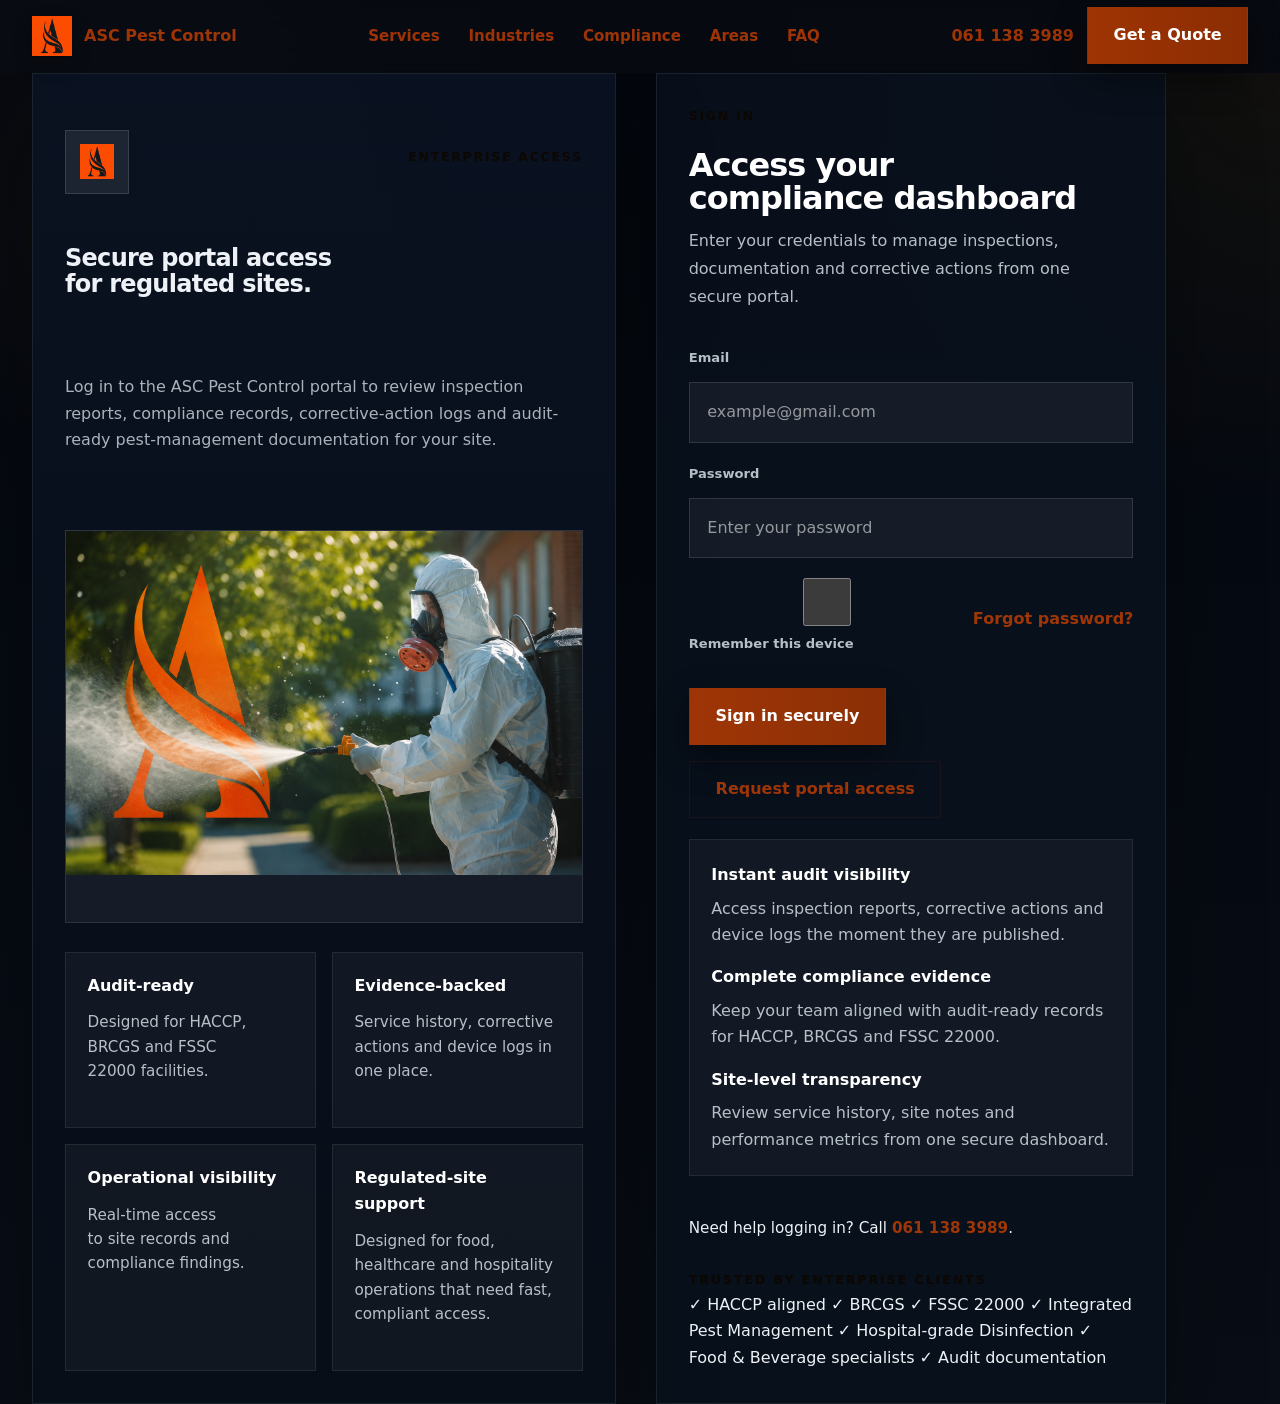
<file: signin.html>
<!DOCTYPE html>
<html lang="en-ZA">
<head>
  <meta charset="UTF-8" />
  <meta name="viewport" content="width=device-width, initial-scale=1.0, viewport-fit=cover" />
  <title>ASC Pest Control | Sign In</title>
  <meta name="description" content="Sign in to ASC Pest Control for audit-ready service history, compliance documents and Integrated Pest Management account access." />
  <link rel="stylesheet" href="assets/css/styles.css" />
  <link rel="stylesheet" href="assets/css/theme-red.css" />
  <style>
    .auth-shell {
      min-height: 100vh;
      padding: 0;
      display: grid;
      place-items: center;
      background:
        radial-gradient(circle at top right, oklch(60% 0.12 80 / .08), transparent 24%),
        radial-gradient(circle at 15% 10%, oklch(60% 0.12 80 / .08), transparent 18%),
        linear-gradient(180deg, var(--ink-950), var(--ink-900));
    }
    .auth-layout {
      width: min(1180px, calc(100% - 2rem));
      display: grid;
      gap: 2.5rem;
      align-items: stretch;
      min-height: calc(100vh - 3.5rem);
      grid-template-columns: minmax(30rem, 48%) minmax(26rem, 42%);
    }
    @media (max-width: 64rem) {
      .auth-layout { grid-template-columns: 1fr; min-height: auto; }
    }
    .auth-panel {
      border-radius: 2rem;
      padding: clamp(2rem, 2.5vw, 3rem);
      background: rgba(9, 16, 28, 0.94);
      border: 1px solid rgba(255,255,255,0.08);
      box-shadow: 0 42px 90px rgba(0,0,0,0.32);
    }
    .auth-hero-panel {
      display: grid;
      gap: 1.8rem;
      position: relative;
      overflow: hidden;
      min-height: 100%;
    }
    .auth-hero-panel::before {
      content: "";
      position: absolute;
      inset: 0;
      background: linear-gradient(180deg, rgba(10,18,34,.72), rgba(6,10,18,.38));
      pointer-events: none;
    }
    .auth-hero-panel > * { position: relative; z-index: 1; }
    .auth-form-panel { display: grid; gap: 1.5rem; min-height: 100%; }
    .auth-form-stack { display: grid; gap: 0.8rem; margin-bottom: 0.75rem; }
    .auth-form-stack h2 { margin: 0; font-size: clamp(2rem, 2.4vw, 2.8rem); line-height: 1.02; color: #fff; }
    .auth-form-stack p { margin: 0; color: var(--ink-300); line-height: 1.75; }
    .hero-top { display: flex; flex-wrap: wrap; align-items: center; justify-content: space-between; gap: 1rem; }
    .hero-visual { border-radius: 1.9rem; overflow: hidden; background: rgba(255,255,255,0.05); border: 1px solid rgba(255,255,255,0.1); }
    .hero-visual img { min-height: 18rem; width: 100%; height: auto; }
    .auth-hero-stats {
      display: grid;
      gap: 1rem;
      grid-template-columns: repeat(2, minmax(0, 1fr));
    }
    .hero-stat {
      padding: 1.25rem 1.35rem;
      border-radius: 1.5rem;
      background: rgba(255,255,255,0.04);
      border: 1px solid rgba(255,255,255,0.08);
    }
    .hero-stat strong { display: block; margin-bottom: 0.7rem; color: #fff; font-size: 1rem; }
    .hero-stat p { margin: 0; color: var(--ink-300); line-height: 1.6; font-size: .95rem; }
    .auth-form-grid { display: grid; gap: 1.25rem; }
    .auth-form-grid .field { display: grid; gap: 0.5rem; }
    .auth-form-grid label { color: var(--ink-300); font-weight: 600; }
    .auth-form-grid input { width: 100%; padding: 1rem 1.1rem; border-radius: 1rem; border: 1px solid rgba(255,255,255,0.12); background: rgba(255,255,255,0.05); color: #fff; outline: none; }
    .auth-form-grid input::placeholder { color: rgba(255,255,255,0.55); }
    .auth-form-grid input:focus { border-color: rgba(92,117,255,0.85); box-shadow: 0 0 0 4px rgba(92,117,255,0.12); }
    .field-inline { display: flex; flex-wrap: wrap; gap: 1rem; align-items: center; justify-content: space-between; }
    .auth-cta-wrap { display: flex; flex-wrap: wrap; gap: 1rem; align-items: center; margin-top: 0.5rem; }
    .auth-form-panel .auth-note { color: var(--ink-400); }
    .auth-portal-features { display: grid; gap: 1rem; padding: 1.4rem 1.35rem; border-radius: 1.5rem; background: rgba(255,255,255,0.04); border: 1px solid rgba(255,255,255,0.08); }
    .auth-portal-feature strong { color: #fff; display: block; margin-bottom: 0.45rem; }
    .auth-portal-feature p { margin: 0; color: var(--ink-300); line-height: 1.65; }
    .auth-marquee { margin-top: 0; }
    @media (max-width: 48rem) {
      .auth-layout { width: min(100%, calc(100% - 1.5rem)); }
      .auth-hero-stats { grid-template-columns: 1fr; }
      .field-inline { flex-direction: column; align-items: stretch; }
      .auth-cta-wrap { justify-content: stretch; }
      .auth-portal-features { padding: 1.25rem; }
    }
  </style>
</head>
<body>
  <header class="header" id="header">
    <div class="container nav">
      <a class="brand" href="index.html" aria-label="ASC Pest Control home">
        <img src="logo.png" alt="ASC Pest Control logo" width="40" height="40" />
        <span>ASC Pest Control<small></small></span>
      </a>
      <nav class="nav-links" aria-label="Primary">
        <a href="index.html#services">Services</a>
        <a href="index.html#industries">Industries</a>
        <a href="index.html#compliance">Compliance</a>
        <a href="index.html#areas">Areas</a>
        <a href="index.html#faq">FAQ</a>
      </nav>
      <div class="nav-cta">
        <a class="nav-phone" href="tel:+27611383989">061 138 3989</a>
        <a class="btn btn-primary magnetic" href="index.html#quote">Get a Quote</a>
      </div>
      <button class="burger" id="burger" aria-label="Toggle menu" aria-expanded="false" aria-controls="mobileMenu">
        <span></span><span></span><span></span>
      </button>
    </div>
    <div class="mobile-menu" id="mobileMenu">
      <div>
        <a href="index.html#services">Services</a>
        <a href="index.html#industries">Industries</a>
        <a href="index.html#compliance">Compliance</a>
        <a href="index.html#areas">Service Areas</a>
        <a href="index.html#faq">FAQ</a>
        <a class="btn btn-primary" href="index.html#quote">Get a Quote</a>
      </div>
    </div>
  </header>

  <main class="auth-shell">
    <div class="container auth-layout">
      <aside class="auth-panel auth-hero-panel reveal">
        <div class="hero-top">
          <div class="hero-logo-mark">
            <img src="logo.png" alt="ASC Pest Control logo" width="56" height="56" />
          </div>
          <span class="eyebrow">Enterprise access</span>
        </div>

        <h1>Secure portal access for regulated sites.</h1>
        <p>Log in to the ASC Pest Control portal to review inspection reports, compliance records, corrective-action logs and audit-ready pest-management documentation for your site.</p>

        <div class="hero-visual">
          <img src="assets/images/hero-pest-control.jpg" alt="Professional pest control technician on site" loading="lazy" />
        </div>

        <div class="auth-hero-stats">
          <article class="hero-stat">
            <strong>Audit-ready</strong>
            <p>Designed for HACCP, BRCGS and FSSC 22000 facilities.</p>
          </article>
          <article class="hero-stat">
            <strong>Evidence-backed</strong>
            <p>Service history, corrective actions and device logs in one place.</p>
          </article>
          <article class="hero-stat">
            <strong>Operational visibility</strong>
            <p>Real-time access to site records and compliance findings.</p>
          </article>
          <article class="hero-stat">
            <strong>Regulated-site support</strong>
            <p>Designed for food, healthcare and hospitality operations that need fast, compliant access.</p>
          </article>
        </div>
      </aside>

      <section class="auth-panel auth-form-panel reveal">
        <div class="auth-form-stack">
          <span class="eyebrow">Sign in</span>
          <h2>Access your compliance dashboard</h2>
          <p>Enter your credentials to manage inspections, documentation and corrective actions from one secure portal.</p>
        </div>

        <form class="auth-form-grid" autocomplete="on" method="post" action="#">
            <div class="field">
            <label for="authEmail">Email</label>
            <input id="authEmail" name="email" type="email" placeholder="example@gmail.com" required />
          </div>

          <div class="field">
            <label for="authPassword">Password</label>
            <input id="authPassword" name="password" type="password" placeholder="Enter your password" required />
          </div>

          <div class="field field-inline">
            <label class="checkbox"><input id="authRemember" name="remember" type="checkbox" /> <span>Remember this device</span></label>
            <a href="#" class="link-secondary">Forgot password?</a>
          </div>

          <div class="auth-cta-wrap">
            <button type="submit" class="btn btn-primary magnetic">Sign in securely</button>
            <a class="btn btn-outline" href="index.html#quote">Request portal access</a>
          </div>

          <div class="auth-portal-features">
            <div class="auth-portal-feature">
              <strong>Instant audit visibility</strong>
              <p>Access inspection reports, corrective actions and device logs the moment they are published.</p>
            </div>
            <div class="auth-portal-feature">
              <strong>Complete compliance evidence</strong>
              <p>Keep your team aligned with audit-ready records for HACCP, BRCGS and FSSC 22000.</p>
            </div>
            <div class="auth-portal-feature">
              <strong>Site-level transparency</strong>
              <p>Review service history, site notes and performance metrics from one secure dashboard.</p>
            </div>
          </div>

          <p class="auth-note">Need help logging in? Call <a href="tel:+27611383989">061 138 3989</a>.</p>
        </form>

        <div class="auth-marquee" aria-label="Trusted enterprise capabilities">
          <span class="marquee-eyebrow">Trusted by enterprise clients</span>
          <div class="auth-marquee-list">
            <span class="badge"><b>✓</b> HACCP aligned</span>
            <span class="badge"><b>✓</b> BRCGS</span>
            <span class="badge"><b>✓</b> FSSC 22000</span>
            <span class="badge"><b>✓</b> Integrated Pest Management</span>
            <span class="badge"><b>✓</b> Hospital-grade Disinfection</span>
            <span class="badge"><b>✓</b> Food &amp; Beverage specialists</span>
            <span class="badge"><b>✓</b> Audit documentation</span>
          </div>
        </div>
      </section>
    </div>
  </main>
  <script src="assets/js/main.js" defer></script>
  <script src="assets/js/assistant.js" defer></script>
</body>
</html>
</file>
<file: assets/css/home-v2.css>
/* ==========================================================================
   ASC Pest Control — Home v2 (clean Grid/Flex layout, ASC dark brand)
   Self-contained: own tokens; does not depend on styles.css.
   ========================================================================== */

/* --------------------------------------------------------- CSS variables */
:root {
  /* Brand */
  --orange: #F4541E;
  --orange-bright: #ff7a45;
  --orange-deep: #c53d12;

  /* Surfaces (dark) */
  --ink-950: #0b0f15;
  --ink-900: #11161d;
  --bg: #0f141b;
  --bg-alt: #141b24;
  --surface: #1a212b;
  --surface-2: #222b37;
  --line: #2f3a48;

  /* Text */
  --fg: #eef1f4;
  --muted: #aab3bd;

  /* Type */
  --font: "Inter", system-ui, -apple-system, "Segoe UI", Roboto, sans-serif;

  /* Shape */
  --radius: 16px;
  --radius-lg: 22px;
  --maxw: 1180px;
  --shadow: 0 18px 40px rgba(0, 0, 0, .45);
  --shadow-sm: 0 2px 10px rgba(0, 0, 0, .3);
}

/* --------------------------------------------------------- reset / base */
* { box-sizing: border-box; }
* { margin: 0; }
html { scroll-behavior: smooth; -webkit-text-size-adjust: 100%; }
body {
  font-family: var(--font);
  background: var(--bg);
  color: var(--fg);
  line-height: 1.6;
  -webkit-font-smoothing: antialiased;
  overflow-x: hidden;
}
img { display: block; max-width: 100%; }
a { color: inherit; text-decoration: none; }
h1, h2, h3, h4 { line-height: 1.12; letter-spacing: -.02em; font-weight: 800; }
ul { list-style: none; padding: 0; }
:focus-visible { outline: 3px solid var(--orange); outline-offset: 3px; border-radius: 6px; }

.container { width: 100%; max-width: var(--maxw); margin-inline: auto; padding-inline: clamp(1rem, .5rem + 2vw, 1.75rem); }
.eyebrow { display: inline-block; font-size: .78rem; font-weight: 800; letter-spacing: .14em; text-transform: uppercase; color: var(--orange-bright); margin-bottom: .6rem; }
.eyebrow.on-dark { color: var(--orange-bright); }
.section-lead { color: var(--muted); font-size: 1.05rem; max-width: 60ch; }
.section-lead.on-dark { color: #cbd3db; }

/* --------------------------------------------------------- buttons (pill) */
.btn {
  display: inline-flex; align-items: center; justify-content: center; gap: .5rem;
  font-weight: 700; font-size: .92rem; letter-spacing: .02em;
  padding: .8rem 1.5rem; border-radius: 999px; border: 2px solid transparent;
  cursor: pointer; transition: transform .2s ease, box-shadow .2s ease, background .2s, color .2s, border-color .2s;
  white-space: nowrap;
}
.btn-lg { padding: 1rem 1.9rem; font-size: 1rem; }
.btn-primary { background: var(--orange); color: #fff; box-shadow: var(--shadow-sm); }
.btn-primary:hover { background: var(--orange-deep); transform: translateY(-2px); box-shadow: 0 14px 34px rgba(244, 84, 30, .4); }
.btn-outline-light { background: transparent; color: #fff; border-color: rgba(255, 255, 255, .35); }
.btn-outline-light:hover { border-color: #fff; transform: translateY(-2px); }

/* ========================================================= STICKY HEADER (Flexbox) */
.site-header {
  position: sticky; top: 0; z-index: 100;
  background: rgba(11, 15, 21, .72);
  backdrop-filter: saturate(160%) blur(14px);
  border-bottom: 1px solid transparent;
  transition: background .3s, border-color .3s, box-shadow .3s;
}
.site-header.scrolled { background: rgba(11, 15, 21, .94); border-bottom-color: var(--line); box-shadow: var(--shadow-sm); }
.header-inner { display: flex; align-items: center; justify-content: space-between; gap: 1rem; height: 4.5rem; }

.logo { display: flex; align-items: center; gap: .7rem; font-weight: 800; }
.logo img { width: 40px; height: 40px; border-radius: 10px; }
.logo-text { line-height: 1.05; }
.logo-text strong { color: var(--orange-bright); }
.logo-text small { display: block; font-size: .6rem; font-weight: 600; letter-spacing: .12em; text-transform: uppercase; color: var(--muted); }

.nav-links { display: flex; align-items: center; gap: 1.8rem; }
.nav-links a { font-weight: 600; font-size: .95rem; color: var(--muted); position: relative; transition: color .2s; }
.nav-links a::after { content: ""; position: absolute; left: 0; right: 0; bottom: -6px; height: 2px; background: var(--orange); transform: scaleX(0); transform-origin: left; transition: transform .25s ease; }
.nav-links a:hover { color: var(--fg); }
.nav-links a:hover::after { transform: scaleX(1); }

/* ── Dropdown nav ── */
.nav-item { position: relative; }
.nav-tab {
  background: none; border: 0; padding: 0; cursor: pointer;
  font-family: inherit; font-weight: 600; font-size: .95rem;
  color: var(--muted); display: inline-flex; align-items: center; gap: .35rem;
  transition: color .2s; white-space: nowrap;
}
.nav-tab:hover, .nav-tab:focus-visible { color: var(--fg); outline: none; }
.nav-caret { transition: transform .2s ease; flex-shrink: 0; }
.nav-item.open .nav-caret { transform: rotate(180deg); }
.nav-item.open .nav-tab { color: var(--fg); }

.nav-dropdown {
  position: absolute; top: calc(100% + 14px); left: 50%;
  transform: translateX(-50%) translateY(-6px);
  background: #131820; border: 1px solid var(--line);
  border-radius: 12px; padding: .5rem;
  min-width: 210px; box-shadow: 0 12px 40px rgba(0,0,0,.55);
  display: none; flex-direction: column; gap: 1px;
  opacity: 0; transition: opacity .18s ease, transform .18s ease;
  z-index: 200;
}
.nav-item.open .nav-dropdown {
  display: flex; opacity: 1;
  transform: translateX(-50%) translateY(0);
}
.nav-dropdown a {
  padding: .62rem .9rem; border-radius: 8px;
  font-size: .88rem; font-weight: 500; color: var(--muted);
  transition: background .15s, color .15s; white-space: nowrap;
}
.nav-dropdown a::after { display: none; }
.nav-dropdown a:hover { background: rgba(244,84,30,.1); color: var(--orange-bright); }

.nav-toggle { display: none; flex-direction: column; gap: 5px; background: none; border: 0; padding: .55rem; border-radius: 10px; cursor: pointer; }
.nav-toggle span { width: 24px; height: 2.5px; background: var(--fg); border-radius: 2px; transition: .25s ease; }
.nav-toggle.is-open span:nth-child(1) { transform: translateY(7.5px) rotate(45deg); }
.nav-toggle.is-open span:nth-child(2) { opacity: 0; }
.nav-toggle.is-open span:nth-child(3) { transform: translateY(-7.5px) rotate(-45deg); }

.mobile-nav { display: none; flex-direction: column; gap: .25rem; padding: .5rem clamp(1rem, .5rem + 2vw, 1.75rem) 1.25rem; background: var(--ink-900); border-bottom: 1px solid var(--line); }
.mobile-nav.open { display: flex; }
.mobile-nav > a { padding: .85rem .5rem; font-weight: 600; border-radius: 10px; color: var(--fg); }
.mobile-nav > a:hover { background: var(--surface); color: var(--orange-bright); }
.mobile-nav .btn { margin-top: .5rem; }

/* mobile accordion */
.mnav-item { border-radius: 10px; overflow: hidden; }
.mnav-tab {
  width: 100%; background: none; border: 0; text-align: left; cursor: pointer;
  font-family: inherit; font-weight: 600; font-size: 1rem; color: var(--fg);
  padding: .85rem .5rem; display: flex; align-items: center; justify-content: space-between;
  border-radius: 10px; transition: background .15s, color .15s;
}
.mnav-tab:hover { background: var(--surface); color: var(--orange-bright); }
.mnav-item.open .mnav-tab { color: var(--orange-bright); }
.mnav-item.open .nav-caret { transform: rotate(180deg); }
.mnav-sub { display: none; flex-direction: column; padding: 0 .5rem .4rem 1.1rem; gap: 2px; }
.mnav-item.open .mnav-sub { display: flex; }
.mnav-sub a { padding: .6rem .75rem; font-size: .9rem; color: var(--muted); border-radius: 8px; font-weight: 500; transition: background .15s, color .15s; }
.mnav-sub a:hover { background: rgba(244,84,30,.1); color: var(--orange-bright); }

/* ========================================================= HERO */
.hero { position: relative; isolation: isolate; min-height: clamp(34rem, 70vh, 46rem); display: grid; }
.hero-bg { position: absolute; inset: 0; z-index: -2; }
.hero-bg img { width: 100%; height: 100%; object-fit: cover; }
.hero-overlay {
  display: grid; align-items: center;
  background:
    linear-gradient(90deg, rgba(11, 15, 21, .92) 0%, rgba(11, 15, 21, .78) 45%, rgba(11, 15, 21, .35) 100%),
    radial-gradient(1000px 500px at 80% -10%, rgba(244, 84, 30, .35), transparent 60%);
}
.hero-inner { padding-block: clamp(3.5rem, 8vh, 6rem); max-width: 46rem; }
.badge {
  display: inline-flex; align-items: center; gap: .5rem; font-size: .8rem; font-weight: 700;
  letter-spacing: .04em; text-transform: uppercase; color: #fff;
  background: var(--orange); padding: .5rem 1rem; border-radius: 999px; box-shadow: 0 8px 24px rgba(244, 84, 30, .4);
}
.hero h1 { font-size: clamp(2.2rem, 1rem + 5.5vw, 4rem); font-weight: 900; color: #fff; margin: 1.1rem 0 .9rem; }
.hero h1 .hl { color: var(--orange-bright); }
.hero-lead { color: #d3dae1; font-size: clamp(1.02rem, .95rem + .5vw, 1.25rem); max-width: 40ch; }
.hero-cta { display: flex; flex-wrap: wrap; gap: .9rem; margin-top: 1.9rem; }
.hero-sector-btns { display: flex; flex-wrap: wrap; gap: .75rem; margin-top: 1rem; }
.hero-sector-btn {
  background: rgba(255,255,255,.06);
  border: 1.5px solid rgba(255,255,255,.22);
  color: #fff; font-size: .88rem; font-weight: 700;
  padding: .65rem 1.25rem; border-radius: 999px;
  gap: .45rem; cursor: pointer;
  transition: background .2s, border-color .2s, transform .2s;
  backdrop-filter: blur(6px);
}
.hero-sector-btn:hover { background: rgba(244,84,30,.18); border-color: var(--orange-bright); transform: translateY(-2px); }

/* ========================================================= SECTIONS */
section { padding-block: clamp(3.5rem, 2rem + 5vw, 6.5rem); }
.trust { background: var(--bg-alt); }
.trust-inner { max-width: 56rem; margin-inline: auto; text-align: center; }
.trust h2 { font-size: clamp(1.7rem, 1rem + 2.6vw, 2.6rem); text-transform: uppercase; }
.trust .section-lead { margin: .9rem auto 0; }

.stats { margin-top: 2.5rem; display: grid; grid-template-columns: repeat(auto-fit, minmax(min(100%, 12rem), 1fr)); gap: 1rem; }
.stat { background: var(--surface); border: 1px solid var(--line); border-radius: var(--radius); padding: 1.5rem 1rem; }
.stat strong { display: block; font-size: clamp(1.8rem, 1rem + 2vw, 2.6rem); font-weight: 900; color: var(--orange-bright); }
.stat span { color: var(--muted); font-size: .9rem; font-weight: 600; }

/* ---- service highlight: CSS Grid split ---- */
.partner-grid { display: grid; gap: clamp(2rem, 1rem + 4vw, 4rem); align-items: center; }
@media (min-width: 60rem) { .partner-grid { grid-template-columns: 1fr 1fr; } }
.partner-copy h2 { font-size: clamp(1.7rem, 1rem + 2.6vw, 2.6rem); text-transform: uppercase; margin-bottom: .9rem; }
.partner-copy .btn { margin-top: 1.6rem; }
.partner-cards { display: grid; gap: 1.1rem; }
@media (min-width: 30rem) { .partner-cards { grid-template-columns: 1fr 1fr; } }
.service-card { background: var(--surface); border: 1px solid var(--line); border-radius: var(--radius); padding: 1.6rem; transition: transform .25s ease, border-color .25s, box-shadow .25s; }
.service-card:hover { transform: translateY(-5px); border-color: var(--orange); box-shadow: var(--shadow); }
.card-icon { display: grid; place-items: center; width: 3.2rem; height: 3.2rem; border-radius: 14px; margin-bottom: 1rem; color: var(--orange-bright); background: rgba(244, 84, 30, .14); border: 1px solid rgba(244, 84, 30, .35); }
.service-card h3 { font-size: 1.2rem; margin-bottom: .4rem; }
.service-card p { color: var(--muted); font-size: .94rem; }
.card-link { display: inline-block; margin-top: 1rem; color: var(--orange-bright); font-weight: 700; font-size: .9rem; }

/* ---- compliance band ---- */
.band { background: var(--bg-alt); }
.band-inner { display: grid; gap: 1.5rem; align-items: center; background: linear-gradient(150deg, var(--ink-900), var(--surface)); border: 1px solid var(--line); border-radius: var(--radius-lg); padding: clamp(1.75rem, 1rem + 3vw, 3rem); }
@media (min-width: 56rem) { .band-inner { grid-template-columns: 1.6fr auto; } }
.band h2 { font-size: clamp(1.5rem, 1rem + 1.8vw, 2.1rem); text-transform: uppercase; margin: .2rem 0 .6rem; }

/* ---- contact CTA ---- */
.cta { background: radial-gradient(900px 400px at 50% -10%, rgba(244, 84, 30, .4), transparent 60%), var(--ink-950); text-align: center; }
.cta-inner { max-width: 46rem; margin-inline: auto; }
.cta h2 { font-size: clamp(1.9rem, 1rem + 3vw, 3rem); color: #fff; margin: .3rem 0 .7rem; }
.cta .section-lead { margin: 0 auto 1.8rem; }
.cta-actions { display: flex; flex-wrap: wrap; gap: .9rem; justify-content: center; }

/* ========================================================= FOOTER */
.site-footer { background: var(--ink-950); border-top: 1px solid var(--line); padding-block: 3.5rem 1.75rem; }
.footer-grid { display: grid; gap: 2rem; grid-template-columns: repeat(auto-fit, minmax(min(100%, 12rem), 1fr)); }
.logo--footer { margin-bottom: .9rem; }
.footer-note { color: var(--muted); font-size: .92rem; max-width: 28ch; }
.site-footer h4 { color: #fff; font-size: .95rem; margin-bottom: 1rem; }
.site-footer ul { display: grid; gap: .6rem; }
.site-footer a { color: var(--muted); font-size: .92rem; transition: color .2s; }
.site-footer a:hover { color: var(--orange-bright); }
.footer-bottom { display: flex; flex-wrap: wrap; gap: .8rem; justify-content: space-between; border-top: 1px solid var(--line); margin-top: 2.5rem; padding-top: 1.4rem; font-size: .84rem; color: #7e8893; }

/* ========================================================= responsive header */
@media (max-width: 60rem) {
  .nav-links, .header-cta { display: none; }
  .nav-toggle { display: inline-flex; }
}

@media (prefers-reduced-motion: reduce) {
  * { animation: none !important; transition: none !important; scroll-behavior: auto !important; }
}

/* ==========================================================================
   Added sections — Services · Industries · Plans · Areas · FAQ
   ========================================================================== */
.section-head { max-width: 46rem; margin: 0 auto clamp(2rem, 3vw, 3rem); text-align: center; }
.section-head h2 { font-size: clamp(1.7rem, 1rem + 2.6vw, 2.6rem); margin-bottom: .5rem; }
.section-head .section-lead { margin-inline: auto; }

/* section background rhythm */
.services { background: var(--bg); }
.industries { background: var(--bg-alt); }
.partner { background: var(--bg); }
.plans { background: var(--bg-alt); }
.band { background: var(--bg); }
.areas { background: var(--bg-alt); }
.faq-section { background: var(--bg); }

/* Services grid */
.svc-grid { display: grid; gap: 1.1rem; grid-template-columns: repeat(auto-fit, minmax(min(100%, 15rem), 1fr)); }
.svc-card { background: var(--surface); border: 1px solid var(--line); border-radius: var(--radius); padding: 1.5rem; transition: transform .25s ease, border-color .25s, box-shadow .25s; }
.svc-card:hover { transform: translateY(-4px); border-color: var(--orange); box-shadow: var(--shadow); }
.svc-card .card-icon { margin-bottom: .9rem; }
.svc-card h3 { font-size: 1.05rem; margin-bottom: .35rem; }
.svc-card p { color: var(--muted); font-size: .92rem; }

/* Industries gallery */
.ind-grid { display: grid; gap: 1.1rem; grid-template-columns: repeat(auto-fit, minmax(min(100%, 17rem), 1fr)); }
.ind-card { background: var(--surface); border: 1px solid var(--line); border-radius: var(--radius); overflow: hidden; transition: transform .25s ease, border-color .25s, box-shadow .25s; }
.ind-card:hover { transform: translateY(-4px); border-color: var(--orange); box-shadow: var(--shadow); }
.ind-media { aspect-ratio: 16 / 10; overflow: hidden; }
.ind-media img { width: 100%; height: 100%; object-fit: cover; transition: transform .5s ease; }
.ind-card:hover .ind-media img { transform: scale(1.05); }
.ind-body { padding: 1.2rem 1.3rem 1.4rem; }
.ind-body h3 { font-size: 1.1rem; margin-bottom: .3rem; }
.ind-body p { color: var(--muted); font-size: .9rem; }

/* Plans */
.plans-grid { display: grid; gap: 1.2rem; grid-template-columns: repeat(auto-fit, minmax(min(100%, 17rem), 1fr)); }
.plan { position: relative; display: flex; flex-direction: column; background: var(--surface); border: 1px solid var(--line); border-radius: var(--radius); padding: 1.9rem 1.6rem; }
.plan h3 { font-size: 1.2rem; }
.plan-price { color: var(--orange-bright); font-weight: 700; margin: .3rem 0 1.1rem; font-size: .95rem; }
.plan ul { display: grid; gap: .6rem; margin-bottom: 1.4rem; }
.plan li { display: flex; gap: .55rem; color: var(--muted); font-size: .93rem; }
.plan li::before { content: "✓"; color: var(--success); font-weight: 800; }
.plan .btn { margin-top: auto; width: 100%; }
.plan.featured { border-color: var(--orange); box-shadow: 0 0 0 1px var(--orange), var(--shadow); }
.plan-tag { position: absolute; top: -.8rem; left: 50%; transform: translateX(-50%); background: var(--orange); color: #fff; font-size: .7rem; font-weight: 800; letter-spacing: .06em; text-transform: uppercase; padding: .3rem .9rem; border-radius: 999px; }

/* ── Tiered domestic packages ── */
.plans-intro-actions { display: flex; flex-wrap: wrap; gap: .75rem; justify-content: center; margin-top: 1.4rem; }
.plans-grid--3 { grid-template-columns: repeat(auto-fit, minmax(min(100%, 18rem), 1fr)); }

/* Tier accent colours */
.plan--silver { --tier: #a0aec0; }
.plan--gold   { --tier: #f6c000; }
.plan--platinum { --tier: #a78bfa; }

.plan-tier {
  display: inline-flex; align-items: center; gap: .4rem;
  font-size: .75rem; font-weight: 800; letter-spacing: .1em; text-transform: uppercase;
  color: var(--tier); margin-bottom: .55rem;
}
.plan-sub { color: var(--muted); font-size: .85rem; margin: .1rem 0 1rem; }

.plan-price-block { background: rgba(255,255,255,.04); border: 1px solid var(--line); border-radius: 12px; padding: 1rem 1.1rem; margin-bottom: 1rem; }
.plan-from { display: block; font-size: .75rem; font-weight: 600; text-transform: uppercase; letter-spacing: .08em; color: var(--muted); margin-bottom: .3rem; }
.plan-amount { display: flex; align-items: baseline; gap: .2rem; line-height: 1; }
.plan-currency { font-size: 1.3rem; font-weight: 800; color: var(--tier); }
.plan-figure { font-size: 2.8rem; font-weight: 900; color: var(--fg); letter-spacing: -.04em; }
.plan-period { font-size: .85rem; font-weight: 600; color: var(--muted); margin-left: .2rem; }
.plan-daily { color: var(--tier); font-size: .82rem; font-weight: 700; margin-top: .5rem; }

.plan-scope { font-size: .8rem; font-weight: 800; letter-spacing: .05em; text-transform: uppercase; color: var(--tier); border-top: 1px solid var(--line); padding-top: .9rem; margin-bottom: .65rem; }

/* plan list — override base */
.plans-grid--3 .plan ul { display: grid; gap: .4rem; margin-bottom: 1.2rem; }
.plans-grid--3 .plan li { color: var(--muted); font-size: .88rem; display: flex; gap: .5rem; align-items: flex-start; }
.plans-grid--3 .plan li::before { content: "✓"; color: #4ade80; font-weight: 800; flex: none; }
.plan-li-extra { color: var(--fg) !important; font-weight: 700 !important; }
.plan-li-extra::before { color: var(--tier) !important; content: "★" !important; }

.plan-cta { width: 100%; margin-top: auto; }
.plan--gold .plan-cta { background: var(--orange); border-color: var(--orange); color: #fff; }
.plan-note { color: var(--muted); font-size: .8rem; text-align: center; margin-top: .75rem; line-height: 1.45; }

/* Gold featured ring uses gold accent */
.plan--gold.featured { border-color: #f6c000; box-shadow: 0 0 0 1px #f6c000, var(--shadow); }

/* Service areas */
.areas-list { display: flex; flex-wrap: wrap; gap: .7rem; justify-content: center; max-width: 62rem; margin-inline: auto; }
.area-pill { list-style: none; background: var(--surface); border: 1px solid var(--line); border-radius: 999px; padding: .6rem 1.1rem; font-weight: 600; font-size: .9rem; color: var(--fg); transition: .2s ease; }
.area-pill:hover { border-color: var(--orange); color: var(--orange-bright); transform: translateY(-2px); }

/* FAQ */
.faq { max-width: 52rem; margin-inline: auto; display: grid; gap: .8rem; }
.faq details { background: var(--surface); border: 1px solid var(--line); border-radius: var(--radius); overflow: hidden; transition: border-color .25s; }
.faq details[open] { border-color: rgba(244, 84, 30, .5); }
.faq summary { list-style: none; cursor: pointer; padding: 1.1rem 1.3rem; font-weight: 700; font-size: 1.02rem; color: var(--fg); display: flex; justify-content: space-between; align-items: center; gap: 1rem; }
.faq summary::-webkit-details-marker { display: none; }
.faq-ico { flex: none; width: 1.4rem; height: 1.4rem; position: relative; color: var(--orange-bright); transition: transform .3s ease; }
.faq-ico::before, .faq-ico::after { content: ""; position: absolute; inset: 50% 0 auto 50%; transform: translate(-50%, -50%); background: currentColor; border-radius: 2px; }
.faq-ico::before { width: 14px; height: 2.4px; }
.faq-ico::after { width: 2.4px; height: 14px; transition: transform .3s ease; }
.faq details[open] .faq-ico { transform: rotate(180deg); }
.faq details[open] .faq-ico::after { transform: translate(-50%, -50%) scaleY(0); }
.faq-a { padding: 0 1.3rem 1.1rem; color: var(--muted); }
.faq-a a { color: var(--orange-bright); }

/* ========================================================= SA MAP */
.map-wrap { max-width: 700px; margin-inline: auto; position: relative; }

.map-legend {
  display: flex; align-items: center; justify-content: center;
  gap: 1.4rem; margin-bottom: 1.2rem; flex-wrap: wrap;
}
.map-legend span {
  display: flex; align-items: center; gap: .45rem;
  font-size: .82rem; font-weight: 700; color: var(--muted);
}
.map-legend span::before {
  content: ""; width: 14px; height: 14px; border-radius: 4px; flex: none;
}
.legend-ec::before { background: rgba(244, 84, 30, .55); border: 1.5px solid var(--orange); }
.legend-gp::before { background: rgba(80, 160, 240, .45); border: 1.5px solid #50a0f0; }
.legend-dot::before { background: var(--orange-bright); border-radius: 50%; width: 10px; height: 10px; }

.sa-map { width: 100%; height: auto; display: block; }

/* country fill */
.sa-base { fill: var(--surface-2); stroke: var(--line); stroke-width: 1.5; }
.sa-enclave { fill: var(--bg-alt); stroke: var(--line); stroke-width: 1; }

/* province highlights */
.province { stroke-width: 1.8; }
.ec { fill: rgba(244, 84, 30, .22); stroke: var(--orange); }
.gp { fill: rgba(80, 160, 240, .3); stroke: #50a0f0; }

/* province border lines */
.border { fill: none; stroke: var(--line); stroke-width: 1; stroke-dasharray: 4 3; }

/* labels */
.prov-label { font-family: var(--font); font-weight: 800; font-size: 11px; pointer-events: none; }
.ec-label { fill: var(--orange-bright); }
.gp-label { fill: #7dc8ff; }

/* city pins */
.pin-dot { fill: var(--orange-bright); filter: url(#glow); }
.primary-pin { fill: var(--orange); r: 7; }
.gp-pin { fill: #50a0f0; }

.pin-pulse {
  fill: none; stroke: var(--orange-bright); stroke-width: 1.5; opacity: .35;
  animation: pulse-ring 2.2s ease-out infinite;
}
.gp-pulse { stroke: #50a0f0; }

@keyframes pulse-ring {
  0%   { r: 10; opacity: .5; }
  100% { r: 22; opacity: 0; }
}

.pin-label {
  font-family: var(--font); font-size: 9.5px; font-weight: 700;
  fill: var(--fg); pointer-events: none; paint-order: stroke;
  stroke: var(--bg-alt); stroke-width: 3px;
}

.city-pin { cursor: default; }
.city-pin:hover .pin-dot,
.city-pin:focus .pin-dot { opacity: .8; }
.city-pin:hover .pin-label,
.city-pin:focus .pin-label { fill: var(--orange-bright); }

@media (prefers-reduced-motion: reduce) {
  .pin-pulse { animation: none; }
}

/* ========================================================= SENTINEL WIDGET */

/* ---- Positioning shell ---- */
.sentinel {
  position: fixed;
  bottom: 1.5rem;
  right: 1.5rem;
  z-index: 9999;
  display: flex;
  flex-direction: column;
  align-items: flex-end;
  gap: .75rem;
}

/* ---- Launcher button ---- */
.sentinel-launcher {
  position: relative;
  display: inline-flex;
  align-items: center;
  gap: .55rem;
  padding: .5rem .9rem .5rem .5rem;
  border: none;
  border-radius: 999px;
  cursor: pointer;
  color: #fff;
  background: linear-gradient(135deg, #0ea89a 0%, #0b7a70 100%);
  box-shadow: 0 4px 20px rgba(14,168,154,.45), 0 0 0 1px rgba(255,255,255,.08);
  transition: transform .2s ease, box-shadow .2s ease;
  white-space: nowrap;
  font-family: var(--font);
  font-size: .88rem;
  font-weight: 700;
}
.sentinel-launcher:hover {
  transform: translateY(-2px);
  box-shadow: 0 8px 28px rgba(14,168,154,.6), 0 0 0 1px rgba(255,255,255,.14);
}
.sentinel-launcher-label { line-height: 1; }

/* Launcher orb — wraps the inline SVG icon */
.sentinel-orb {
  display: flex;
  align-items: center;
  justify-content: center;
  width: 2.2rem;
  height: 2.2rem;
  border-radius: 50%;
  background: rgba(20,210,190,.15);
  border: 1px solid rgba(20,210,190,.3);
  flex: none;
}
.sentinel-orb svg { display: block; }
.sentinel-orb.sm {
  width: 1.9rem;
  height: 1.9rem;
}

/* Online ping dot */
.sentinel-ping {
  position: absolute;
  top: .18rem;
  right: .18rem;
  width: .55rem;
  height: .55rem;
  border-radius: 50%;
  background: #22c55e;
  box-shadow: 0 0 0 2px #0ea89a;
  animation: s-ping 2.4s ease-in-out infinite;
}
@keyframes s-ping {
  0%, 100% { transform: scale(1); opacity: 1; }
  50%       { transform: scale(1.4); opacity: .7; }
}

/* ---- Panel ---- */
/*
  Key fix: use display:flex with flex-direction:column and explicit height.
  aria-hidden="true" hides it; toggling to "false" + adding .open shows it.
  Never use `hidden` attribute here — it forces display:none which blocks
  the CSS flex layout from being applied on reveal.
*/
.sentinel-panel {
  /* size */
  width: 23rem;
  max-width: calc(100vw - 2rem);
  height: 32rem;
  max-height: calc(100svh - 8rem);

  /* layout — CRITICAL: all three zones must fill the panel exactly */
  display: flex;
  flex-direction: column;
  overflow: hidden;

  /* visual */
  background: var(--ink-900);
  border: 1px solid var(--line);
  border-radius: 18px;
  box-shadow: 0 24px 60px rgba(0,0,0,.6), 0 0 0 1px rgba(255,255,255,.04);

  /* show/hide */
  visibility: hidden;
  opacity: 0;
  transform: translateY(12px) scale(.97);
  transform-origin: bottom right;
  transition: opacity .22s ease, transform .22s ease, visibility 0s linear .22s;
  pointer-events: none;
}
.sentinel-panel.open {
  visibility: visible;
  opacity: 1;
  transform: none;
  transition: opacity .22s ease, transform .22s ease;
  pointer-events: auto;
}
.sentinel-panel.minimised {
  height: auto;
}
.sentinel-panel.minimised .sentinel-messages,
.sentinel-panel.minimised .sentinel-foot {
  display: none;
}

/* ---- Header zone (top) — no open gap ---- */
.sentinel-head {
  /* must be self-contained: background fills edge-to-edge */
  display: flex;
  align-items: center;
  gap: .6rem;
  padding: .85rem 1rem;
  background: linear-gradient(135deg, #1a212b 0%, #0f141b 100%);
  border-bottom: 1px solid var(--line);
  border-radius: 18px 18px 0 0;   /* match panel top corners exactly */
  flex: none;                      /* never shrink or grow */
  cursor: grab;
  user-select: none;
  min-height: 0;                   /* prevent implicit expansion */
}
.sentinel-head:active { cursor: grabbing; }

.sentinel-id {
  flex: 1;
  min-width: 0;
  display: flex;
  flex-direction: column;
  gap: .1rem;
}
.sentinel-id strong {
  font-size: .93rem;
  font-weight: 800;
  color: #fff;
  line-height: 1;
}
.sentinel-sub {
  display: flex;
  align-items: center;
  gap: .35rem;
  font-size: .7rem;
  color: var(--muted);
  line-height: 1;
}
.sentinel-status-dot {
  width: .45rem;
  height: .45rem;
  border-radius: 50%;
  background: #22c55e;
  flex: none;
  animation: s-ping 2.4s ease-in-out infinite;
}

.sentinel-head-actions {
  display: flex;
  align-items: center;
  gap: .25rem;
  flex: none;
}
.sentinel-icon-btn {
  display: grid;
  place-items: center;
  width: 1.75rem;
  height: 1.75rem;
  border-radius: 7px;
  border: none;
  background: rgba(255,255,255,.07);
  color: var(--muted);
  cursor: pointer;
  transition: background .15s, color .15s;
  line-height: 1;
}
.sentinel-icon-btn:hover { background: rgba(255,255,255,.14); color: #fff; }
.sentinel-close-btn:hover { background: rgba(239,68,68,.25); color: #fca5a5; }

/* ---- Messages zone (middle) — grows to fill ---- */
.sentinel-messages {
  flex: 1 1 0;          /* grow + shrink; basis 0 so flex controls it fully */
  min-height: 0;        /* CRITICAL: allows shrink inside flex column */
  overflow-y: auto;
  overflow-x: hidden;
  padding: .9rem;
  display: flex;
  flex-direction: column;
  gap: .55rem;
  background: rgba(255,255,255,.015);
  scroll-behavior: smooth;
}
.sentinel-messages::-webkit-scrollbar { width: 5px; }
.sentinel-messages::-webkit-scrollbar-track { background: transparent; }
.sentinel-messages::-webkit-scrollbar-thumb {
  background: rgba(255,255,255,.12);
  border-radius: 4px;
}

/* Message bubbles */
.msg {
  max-width: 86%;
  padding: .6rem .85rem;
  border-radius: 14px;
  font-size: .9rem;
  line-height: 1.5;
  word-break: break-word;
  animation: msg-in .2s ease both;
}
.msg.bot {
  align-self: flex-start;
  background: var(--surface-2);
  border: 1px solid var(--line);
  color: var(--fg);
  border-bottom-left-radius: 4px;
}
.msg.user {
  align-self: flex-end;
  background: linear-gradient(135deg, var(--orange) 0%, var(--orange-deep) 100%);
  color: #fff;
  border-bottom-right-radius: 4px;
}
.msg a { color: var(--orange-bright); text-decoration: underline; }
.msg.user a { color: #ffe0d4; }
.sentinel-sources {
  margin-top: .4rem;
  font-size: .75rem;
  color: rgba(255,255,255,.45);
}
.sentinel-sources a { color: var(--orange-bright); }
@keyframes msg-in {
  from { opacity: 0; transform: translateY(6px); }
  to   { opacity: 1; transform: none; }
}

/* Typing indicator */
.typing {
  align-self: flex-start;
  display: flex;
  gap: .3rem;
  padding: .65rem .85rem;
  background: var(--surface-2);
  border: 1px solid var(--line);
  border-radius: 14px;
  border-bottom-left-radius: 4px;
}
.typing span {
  width: .42rem;
  height: .42rem;
  border-radius: 50%;
  background: var(--muted);
  animation: t-bounce .9s ease-in-out infinite;
}
.typing span:nth-child(2) { animation-delay: .15s; }
.typing span:nth-child(3) { animation-delay: .3s; }
@keyframes t-bounce {
  0%, 80%, 100% { transform: translateY(0); }
  40%           { transform: translateY(-5px); }
}

/* ---- Footer zone (bottom) — no open gap ---- */
.sentinel-foot {
  flex: none;                     /* never grow or shrink */
  display: flex;
  flex-direction: column;
  background: var(--ink-950);     /* solid fill all the way to panel edge */
  border-top: 1px solid var(--line);
  border-radius: 0 0 18px 18px;  /* match panel bottom corners exactly */
  overflow: hidden;               /* clips children to rounded corners */
  min-height: 0;
}

.sentinel-form {
  display: flex;
  align-items: center;
  gap: .4rem;
  padding: .7rem .75rem;
}
.sentinel-voice {
  display: grid;
  place-items: center;
  width: 2rem;
  height: 2rem;
  border: none;
  border-radius: 8px;
  background: transparent;
  color: var(--muted);
  cursor: pointer;
  flex: none;
  transition: color .15s, background .15s;
}
.sentinel-voice:hover, .sentinel-voice.listening {
  color: var(--orange-bright);
  background: rgba(244,84,30,.12);
}
.sentinel-input {
  flex: 1;
  min-width: 0;
  padding: .6rem .85rem;
  border: 1px solid var(--line);
  border-radius: 999px;
  background: var(--surface-2);
  color: var(--fg);
  font-size: .88rem;
  font-family: var(--font);
  transition: border-color .2s, box-shadow .2s;
}
.sentinel-input::placeholder { color: var(--muted); opacity: .7; }
.sentinel-input:focus {
  outline: none;
  border-color: var(--orange);
  box-shadow: 0 0 0 3px rgba(244,84,30,.15);
}
.sentinel-send {
  display: grid;
  place-items: center;
  width: 2.2rem;
  height: 2.2rem;
  border: none;
  border-radius: 50%;
  background: var(--orange);
  color: #fff;
  cursor: pointer;
  flex: none;
  transition: background .2s, transform .15s;
}
.sentinel-send:hover {
  background: var(--orange-deep);
  transform: scale(1.06);
}

.sentinel-disclaimer {
  margin: 0;
  padding: .3rem .75rem .55rem;
  font-size: .68rem;
  color: rgba(255,255,255,.28);
  text-align: center;
  line-height: 1.4;
  background: var(--ink-950); /* same as foot so no colour break */
}

/* ---- Responsive ---- */
@media (max-width: 480px) {
  .sentinel {
    bottom: 1rem;
    right: 1rem;
  }
  .sentinel-panel {
    width: calc(100vw - 2rem);
    height: calc(100svh - 7rem);
    max-height: none;
    border-radius: 14px;
  }
  .sentinel-head { border-radius: 14px 14px 0 0; }
  .sentinel-foot { border-radius: 0 0 14px 14px; }
  .sentinel-launcher-label { display: none; }
}

@media (prefers-reduced-motion: reduce) {
  .sentinel-panel { transition: none; }
  .sentinel-ping, .sentinel-status-dot,
  .typing span, .msg { animation: none; }
}

/* ========================================================= CRAWLER / PERFORMANCE */

/* Scroll-margin so sticky header never obscures anchor targets */
[id] { scroll-margin-block-start: 5.5rem; }

/* text-rendering — better legibility + hints for crawlers reading rendered text */
body { text-rendering: optimizeLegibility; -webkit-font-smoothing: antialiased; }
h1, h2, h3 { text-rendering: geometricPrecision; }

/* image-rendering — crispness for SVG icons, no blur on logos */
img[src$=".svg"], img[src$=".png"] { image-rendering: -webkit-optimize-contrast; image-rendering: crisp-edges; }

/* content-visibility: auto — defers off-screen rendering; helps CLS/LCP */
.services, .industries, .partner, .plans, .band, .areas, .faq-section {
  content-visibility: auto;
  contain-intrinsic-size: 0 600px;
}

/* Logical properties — future-proof i18n / RTL readiness */
.container { padding-inline: clamp(1rem, .5rem + 2vw, 1.75rem); }
.section-head { margin-block-end: clamp(2rem, 3vw, 3rem); }

/* ========================================================= PRINT STYLESHEET
   Ensures crawlers that render print versions (some indexers) see clean NAP.   */
@media print {
  .site-header, .mobile-nav, .nav-toggle, .sentinel,
  .hero-bg, .hero-overlay, .btn, .faq-ico,
  .map-wrap, .ind-media, .card-icon { display: none !important; }

  body { background: #fff; color: #000; font-size: 11pt; }
  a { color: #000; text-decoration: underline; }
  a[href^="tel"]::after { content: " (" attr(href) ")"; }
  a[href^="mailto"]::after { content: " (" attr(href) ")"; }

  h1, h2, h3 { color: #000; page-break-after: avoid; }
  section { page-break-inside: avoid; padding-block: 1rem; }

  .site-footer { border-top: 1pt solid #ccc; margin-top: 2rem; padding-top: 1rem; }
  .footer-bottom { font-size: 8pt; color: #555; }

  /* Print NAP block clearly */
  .site-footer::before {
    content: "ASC Pest Control Services | Tel: 061 138 3989 | info@ascpestcontrol.co.za | Gqeberha, Eastern Cape, South Africa";
    display: block; font-size: 9pt; margin-bottom: 1rem; color: #333;
  }
}

/* ========================================================= FORCED COLORS (accessibility) */
@media (forced-colors: active) {
  .btn-primary { forced-color-adjust: none; background: Highlight; color: HighlightText; }
  .btn-outline-light { border-color: ButtonText; color: ButtonText; }
  .svc-card, .ind-card, .plan, .service-card { border-color: ButtonText; }
  .eyebrow, .orange, .hl { color: Highlight; }
  .sentinel-launcher { border-color: ButtonText; }
}

/* ========================================================= REDUCED DATA */
@media (prefers-reduced-data: reduce) {
  .hero-bg img { display: none; }
  .hero { min-height: 24rem; background: var(--ink-950); }
  .ind-media img { display: none; }
  .ind-media { background: var(--surface); min-height: 4rem; }
}

/* ========================================================= BOOKING CHOOSER */
.booking-chooser {
  display: grid; gap: .85rem; max-width: 38rem; margin: 2rem auto 0;
}
@media (min-width: 36rem) { .booking-chooser { grid-template-columns: 1fr 1fr; } }

.booking-choice {
  display: flex; align-items: center; gap: .9rem;
  width: 100%; text-align: left; cursor: pointer;
  padding: 1.1rem 1rem; border: 1.5px solid var(--line);
  border-radius: var(--radius); background: var(--surface);
  color: var(--fg); transition: border-color .2s, transform .2s, box-shadow .2s;
}
.booking-choice:hover {
  border-color: var(--orange); transform: translateY(-3px);
  box-shadow: 0 12px 32px rgba(244,84,30,.2);
}
.bc-icon {
  flex: none; display: grid; place-items: center;
  width: 2.8rem; height: 2.8rem; border-radius: 12px;
  background: rgba(244,84,30,.14); border: 1px solid rgba(244,84,30,.35);
  color: var(--orange-bright);
}
.bc-text { flex: 1; display: flex; flex-direction: column; gap: .15rem; }
.bc-text strong { font-size: 1rem; font-weight: 700; }
.bc-text small { color: var(--muted); font-size: .82rem; }
.bc-arrow { color: var(--muted); transition: transform .2s, color .2s; }
.booking-choice:hover .bc-arrow { color: var(--orange-bright); transform: translateX(4px); }

/* ========================================================= MODAL SYSTEM */
.amodal {
  position: fixed; inset: 0; z-index: 1000;
  display: grid; place-items: center; padding: 1rem;
}
.amodal[hidden] { display: none; }

.amodal-backdrop {
  position: absolute; inset: 0;
  background: rgba(5,8,13,.78); backdrop-filter: blur(6px);
  opacity: 0; transition: opacity .25s ease;
}
.amodal.open .amodal-backdrop { opacity: 1; }

.amodal-dialog {
  position: relative; z-index: 1;
  width: min(640px, 100%); max-height: 92vh; overflow-y: auto;
  background: var(--surface); border: 1px solid var(--line);
  border-radius: var(--radius-lg); box-shadow: var(--shadow);
  padding: clamp(1.25rem, 3vw, 2rem);
  transform: translateY(14px) scale(.97); opacity: 0;
  transition: transform .3s ease, opacity .25s ease;
}
.amodal.open .amodal-dialog { transform: none; opacity: 1; }
.amodal-dialog::-webkit-scrollbar { width: 6px; }
.amodal-dialog::-webkit-scrollbar-thumb { background: var(--line); border-radius: 6px; }

.amodal-close {
  position: absolute; top: .9rem; right: .9rem;
  width: 2.2rem; height: 2.2rem; border-radius: 50%;
  border: 1px solid var(--line); background: var(--surface-2);
  color: var(--fg); display: grid; place-items: center;
  cursor: pointer; transition: border-color .2s, color .2s; z-index: 2;
}
.amodal-close:hover { border-color: var(--orange); color: var(--orange-bright); }

.amodal-head { margin-bottom: 1.3rem; padding-right: 2.5rem; }
.amodal-head h3 { margin: .25rem 0 .3rem; font-size: clamp(1.25rem,1rem+1.3vw,1.55rem); }
.amodal-head p { margin: 0; color: var(--muted); font-size: .94rem; }
.amodal-body { /* scrolls inside dialog */ }

/* two-column row inside modals */
.amodal-row { display: grid; gap: .75rem; }
@media (min-width: 28rem) { .amodal-row { grid-template-columns: 1fr 1fr; } }

/* ========================================================= FORM FIELDS */
.field { margin-bottom: .9rem; }
.field label {
  display: block; font-weight: 700; font-size: .82rem;
  margin-bottom: .38rem; color: var(--fg);
}
.field :is(input, select, textarea) {
  width: 100%; padding: .85rem 1rem;
  border: 1px solid var(--line); border-radius: 10px;
  background: var(--surface-2); color: var(--fg);
  font-size: .95rem; font-family: var(--font);
  transition: border-color .2s, box-shadow .2s;
}
.field :is(input, select, textarea):focus {
  outline: none; border-color: var(--orange);
  box-shadow: 0 0 0 3px rgba(244,84,30,.18);
}
.field textarea { resize: vertical; min-height: 5rem; }
input[type="date"], input[type="time"] { color-scheme: dark; }

/* client-type radio cards */
.choice-field, .services-field { border: 0; padding: 0; margin: 0 0 1rem; }
.choice-field legend, .services-field legend {
  font-weight: 700; font-size: .82rem; margin-bottom: .5rem; padding: 0; color: var(--fg);
}
.legend-note { font-weight: 500; color: var(--muted); }
.choice-row { display: grid; grid-template-columns: 1fr 1fr; gap: .65rem; }
.choice-card {
  position: relative; display: flex; align-items: center;
  justify-content: center; padding: .85rem; cursor: pointer;
  border: 1.5px solid var(--line); border-radius: 10px;
  background: var(--surface-2); font-weight: 700;
  transition: border-color .18s, background .18s;
}
.choice-card input { position: absolute; opacity: 0; inset: 0; cursor: pointer; }
.choice-card:hover { border-color: var(--orange); }
.choice-card:has(input:checked) {
  border-color: var(--orange);
  background: rgba(244,84,30,.12);
  box-shadow: 0 0 0 1px var(--orange);
}

/* service tick checkboxes */
.service-ticks { display: grid; grid-template-columns: 1fr; gap: .42rem; }
@media (min-width: 26rem) { .service-ticks { grid-template-columns: 1fr 1fr; } }
.tick {
  position: relative; display: flex; align-items: center; gap: .6rem;
  padding: .6rem .7rem; border: 1.5px solid var(--line); border-radius: 9px;
  background: var(--surface-2); font-size: .88rem; font-weight: 600; cursor: pointer;
  transition: border-color .16s, background .16s;
}
.tick input { position: absolute; opacity: 0; }
.tick::before {
  content: ""; flex: none; width: 1.1rem; height: 1.1rem;
  border-radius: 5px; border: 1.5px solid var(--muted);
  background: transparent; transition: background .16s, border-color .16s;
}
.tick:hover { border-color: var(--orange); }
.tick:has(input:checked) {
  border-color: var(--orange);
  background: rgba(244,84,30,.1);
}
.tick:has(input:checked)::before {
  background: var(--orange) url('data:image/svg+xml;utf8,<svg xmlns="http://www.w3.org/2000/svg" viewBox="0 0 24 24" fill="none" stroke="white" stroke-width="3.4" stroke-linecap="round" stroke-linejoin="round"><path d="M20 6 9 17l-5-5"/></svg>') center / 76% no-repeat;
  border-color: var(--orange);
}

/* address geocode row */
.addr-row { display: flex; gap: .5rem; }
.addr-row input { flex: 1; }
.addr-find { flex: none; padding: .65rem 1rem; font-size: .88rem; }

/* location tools */
.location-tools {
  display: flex; align-items: center; gap: .65rem;
  flex-wrap: wrap; margin: .5rem 0 .3rem;
}
.loc-btn { font-size: .85rem; padding: .5rem .9rem; gap: .4rem; }
.loc-hint { color: var(--muted); font-size: .78rem; }

/* Leaflet map container */
.leaflet-map {
  height: 250px; border-radius: 12px; margin-top: .35rem;
  border: 1px solid var(--line); overflow: hidden;
}

/* inline checkboxes */
.field-checks { display: grid; gap: .4rem; margin-bottom: .8rem; }
.check-inline {
  display: flex; align-items: center; gap: .55rem;
  font-size: .88rem; color: var(--muted); cursor: pointer;
}
.check-inline input { accent-color: var(--orange); width: 1rem; height: 1rem; cursor: pointer; }

/* file upload drop zone */
.upload-drop {
  display: flex; align-items: center; gap: .7rem; padding: 1rem; cursor: pointer;
  font-size: .88rem; border: 1.5px dashed var(--line); border-radius: 11px;
  background: var(--surface-2); color: var(--muted); transition: border-color .2s, background .2s;
}
.upload-drop:hover, .upload-drop.drag {
  border-color: var(--orange); color: var(--fg);
  background: rgba(244,84,30,.07);
}
.upload-drop b { color: var(--orange-bright); }
.upload-drop svg { color: var(--orange-bright); flex: none; }
.upload-list { list-style: none; padding: 0; margin: .45rem 0 0; display: grid; gap: .28rem; }
.upload-list li {
  font-size: .8rem; color: var(--muted); background: var(--surface-2);
  border: 1px solid var(--line); border-radius: 7px; padding: .35rem .6rem;
}

/* submit success state */
.reassure {
  font-size: .77rem; color: var(--muted); text-align: center; margin-top: .65rem;
}

@media (max-width: 30rem) {
  .amodal { padding: .4rem; }
  .amodal-dialog { padding: 1.1rem; border-radius: var(--radius); }
}

/* ========================================================= SENTINEL QUICK-REPLIES */
.sentinel-quick {
  display: flex;
  flex-wrap: wrap;
  gap: .4rem;
  padding: .1rem 0 .3rem;
  align-self: flex-start;
  max-width: 100%;
}
.sentinel-quick-btn {
  display: inline-flex;
  align-items: center;
  padding: .42rem .85rem;
  border: 1.5px solid rgba(20,210,190,.35);
  border-radius: 999px;
  background: rgba(20,210,190,.08);
  color: #14d2be;
  font-size: .8rem;
  font-weight: 700;
  font-family: var(--font);
  cursor: pointer;
  white-space: nowrap;
  transition: background .15s, border-color .15s, color .15s, transform .15s;
  line-height: 1;
}
.sentinel-quick-btn:hover {
  background: rgba(20,210,190,.18);
  border-color: #14d2be;
  color: #fff;
  transform: translateY(-1px);
}

/* ========================================================= SERVICE AREAS LEAFLET MAP */
.areas-map-wrap {
  position: relative;
  border-radius: var(--radius-lg);
  overflow: hidden;
  border: 1px solid var(--line);
  box-shadow: var(--shadow);
}

.areas-map {
  width: 100%;
  height: clamp(360px, 52vw, 560px);
  background: var(--surface);     /* shown while tiles load */
  display: block;
}

/* ---- Legend ---- */
.areas-map-legend {
  position: absolute;
  bottom: 1rem;
  left: 1rem;
  z-index: 500;
  display: flex;
  flex-direction: column;
  gap: .45rem;
  background: rgba(11,15,21,.82);
  backdrop-filter: blur(8px);
  border: 1px solid var(--line);
  border-radius: 10px;
  padding: .65rem .85rem;
  pointer-events: none;
}
.aml-item {
  display: flex;
  align-items: center;
  gap: .45rem;
  font-size: .78rem;
  font-weight: 700;
  color: var(--muted);
  white-space: nowrap;
}
.aml-item svg { flex: none; }

/* ---- Override Leaflet chrome to match dark theme ---- */
.leaflet-container {
  font-family: var(--font) !important;
  background: var(--surface) !important;
}
.leaflet-control-zoom a {
  background: var(--surface-2) !important;
  border-color: var(--line) !important;
  color: var(--fg) !important;
}
.leaflet-control-zoom a:hover {
  background: var(--surface) !important;
  color: var(--orange-bright) !important;
}
.leaflet-control-attribution {
  background: rgba(11,15,21,.7) !important;
  color: rgba(255,255,255,.35) !important;
  font-size: .68rem !important;
}
.leaflet-control-attribution a { color: rgba(255,255,255,.45) !important; }

/* ---- Custom popup ---- */
.areas-popup-wrap .leaflet-popup-content-wrapper {
  background: var(--surface) !important;
  border: 1px solid var(--line) !important;
  border-radius: 12px !important;
  box-shadow: 0 8px 32px rgba(0,0,0,.55) !important;
  padding: 0 !important;
}
.areas-popup-wrap .leaflet-popup-tip {
  background: var(--surface) !important;
}
.areas-popup-wrap .leaflet-popup-content {
  margin: 0 !important;
  width: auto !important;
}
.areas-popup {
  padding: .85rem 1rem;
  display: flex;
  flex-direction: column;
  gap: .3rem;
  min-width: 160px;
}
.areas-popup strong {
  font-size: .95rem;
  font-weight: 800;
  color: var(--fg);
  line-height: 1.1;
}
.areas-popup span {
  font-size: .78rem;
  color: var(--muted);
}
.areas-popup a {
  display: inline-flex;
  align-items: center;
  margin-top: .3rem;
  font-size: .8rem;
  font-weight: 700;
  color: var(--orange-bright);
  text-decoration: none;
}
.areas-popup a:hover { text-decoration: underline; }
</file>
<file: assets/css/pages.css>
/* ASC Pest Control — Sub-page shared styles */

/* Page hero (shorter, gradient only — no background image) */
.page-hero {
  background: radial-gradient(900px 500px at 60% -20%, rgba(244,84,30,.3), transparent 55%),
              linear-gradient(180deg, #0b0f15 0%, var(--bg) 100%);
  padding: clamp(5rem,6rem + 4vw,9rem) 0 clamp(3rem,3rem + 2vw,5rem);
  text-align: center;
}
.page-hero .badge { margin-bottom: 1.2rem; }
.page-hero h1 { font-size: clamp(2rem,1rem + 4.5vw,3.6rem); font-weight: 900; color: #fff; margin-bottom: .9rem; }
.page-hero .hero-lead { color: #d3dae1; font-size: clamp(1rem,.95rem + .4vw,1.2rem); max-width: 52ch; margin: 0 auto 2rem; }
.page-hero-actions { display: flex; flex-wrap: wrap; gap: .9rem; justify-content: center; }

/* Image placeholder */
.img-placeholder {
  background: var(--surface);
  border: 1px dashed var(--line);
  border-radius: var(--radius);
  display: flex; flex-direction: column; align-items: center; justify-content: center;
  gap: .8rem; color: var(--muted); font-size: .85rem; font-weight: 500;
  text-align: center; padding: 2rem;
  min-height: 220px;
}
.img-placeholder span { max-width: 24ch; line-height: 1.4; }

/* Split section: image + copy */
.split { display: grid; gap: clamp(2rem,1rem + 4vw,4rem); align-items: center; }
@media (min-width: 56rem) { .split { grid-template-columns: 1fr 1fr; } }
.split.reverse > *:first-child { order: 2; }
.split.reverse > *:last-child  { order: 1; }
@media (max-width: 55.9rem) { .split.reverse > * { order: unset; } }

/* Section with icon heading */
.detail-section { padding-block: clamp(3rem,2rem + 4vw,6rem); }
.detail-section:nth-child(even) { background: var(--bg-alt); }
.detail-section h2 { font-size: clamp(1.5rem,1rem + 2.2vw,2.4rem); margin-bottom: .6rem; }
.detail-section .section-lead { margin-bottom: 1.6rem; }

/* Feature list */
.feature-list { display: grid; gap: .75rem; margin: 1.4rem 0; list-style: none; padding: 0; }
.feature-list li { display: flex; gap: .8rem; align-items: flex-start; color: var(--muted); font-size: .95rem; }
.feature-list li::before { content: ""; flex: none; width: 20px; height: 20px; border-radius: 50%; background: rgba(244,84,30,.14); border: 1px solid rgba(244,84,30,.35); background-image: url("data:image/svg+xml,%3Csvg xmlns='http://www.w3.org/2000/svg' viewBox='0 0 16 16' fill='none' stroke='%23ff7a45' stroke-width='2.2' stroke-linecap='round' stroke-linejoin='round'%3E%3Cpath d='M3 8l3.5 3.5L13 5'/%3E%3C/svg%3E"); background-repeat: no-repeat; background-position: center; margin-top: 1px; }

/* Info cards (3 or 4 up) */
.info-grid { display: grid; gap: 1rem; grid-template-columns: repeat(auto-fit, minmax(min(100%,14rem),1fr)); }
.info-card { background: var(--surface); border: 1px solid var(--line); border-radius: var(--radius); padding: 1.5rem; transition: border-color .25s, transform .25s, box-shadow .25s; }
.info-card:hover { border-color: var(--orange); transform: translateY(-3px); box-shadow: var(--shadow); }
.info-card .card-icon { margin-bottom: .9rem; }
.info-card h3 { font-size: 1rem; margin-bottom: .35rem; }
.info-card p { color: var(--muted); font-size: .9rem; line-height: 1.55; }

/* Standard badge row */
.standard-badges { display: flex; flex-wrap: wrap; gap: .65rem; margin: 1.2rem 0; }
.std-badge { display: inline-flex; align-items: center; gap: .45rem; background: rgba(244,84,30,.1); border: 1px solid rgba(244,84,30,.3); color: var(--orange-bright); font-size: .82rem; font-weight: 700; letter-spacing: .04em; text-transform: uppercase; padding: .45rem .9rem; border-radius: 999px; }

/* Area cards */
.area-cards { display: grid; gap: 1rem; grid-template-columns: repeat(auto-fit, minmax(min(100%,16rem),1fr)); }
.area-card { background: var(--surface); border: 1px solid var(--line); border-radius: var(--radius); padding: 1.4rem 1.5rem; transition: border-color .25s, transform .25s; }
.area-card:hover { border-color: var(--orange); transform: translateY(-3px); }
.area-card h3 { font-size: 1rem; margin-bottom: .3rem; color: var(--fg); }
.area-card p { color: var(--muted); font-size: .88rem; }
.area-card .area-tag { display: inline-block; margin-top: .6rem; font-size: .75rem; font-weight: 700; letter-spacing: .06em; text-transform: uppercase; color: var(--orange-bright); }

/* Contact page */
.contact-grid { display: grid; gap: 2.5rem; }
@media (min-width: 56rem) { .contact-grid { grid-template-columns: 1fr 1.5fr; } }
.contact-info h2 { font-size: clamp(1.4rem,1rem + 1.8vw,2rem); margin-bottom: .7rem; }
.contact-method { display: flex; gap: 1rem; align-items: flex-start; padding: 1.1rem; background: var(--surface); border: 1px solid var(--line); border-radius: var(--radius); margin-bottom: .75rem; transition: border-color .2s; }
.contact-method:hover { border-color: var(--orange); }
.contact-method .card-icon { flex: none; }
.contact-method strong { display: block; font-size: .9rem; color: var(--fg); }
.contact-method a, .contact-method span { color: var(--muted); font-size: .9rem; }

/* Form styles */
.pg-form .field { margin-bottom: 1.2rem; }
.pg-form label { display: block; font-size: .88rem; font-weight: 600; color: var(--muted); margin-bottom: .4rem; }
.pg-form input, .pg-form textarea, .pg-form select {
  width: 100%; background: var(--surface); border: 1px solid var(--line); border-radius: 10px;
  padding: .75rem 1rem; color: var(--fg); font-family: inherit; font-size: .95rem;
  transition: border-color .2s;
}
.pg-form input:focus, .pg-form textarea:focus, .pg-form select:focus { outline: none; border-color: var(--orange); }
.pg-form textarea { resize: vertical; min-height: 110px; }
.pg-form select { appearance: none; background-image: url("data:image/svg+xml,%3Csvg xmlns='http://www.w3.org/2000/svg' viewBox='0 0 12 8' fill='none' stroke='%23aab3bd' stroke-width='2' stroke-linecap='round' stroke-linejoin='round'%3E%3Cpath d='M1 1l5 5 5-5'/%3E%3C/svg%3E"); background-repeat: no-repeat; background-position: right 1rem center; }

/* CTA band (reuse on sub-pages) */
.page-cta { background: radial-gradient(900px 400px at 50% -10%, rgba(244,84,30,.4), transparent 60%), #0b0f15; text-align: center; padding-block: clamp(3.5rem,2rem + 5vw,6rem); }
.page-cta h2 { font-size: clamp(1.9rem,1rem + 3vw,3rem); color: #fff; margin: .3rem 0 .7rem; }
.page-cta .section-lead { margin: 0 auto 1.8rem; color: #cbd3db; }
.page-cta-actions { display: flex; flex-wrap: wrap; gap: .9rem; justify-content: center; }

/* Band section */
.band { background: var(--surface); border-top: 1px solid var(--line); border-bottom: 1px solid var(--line); padding-block: clamp(2.5rem,2rem + 3vw,4rem); text-align: center; }
.band h3 { font-size: clamp(1.2rem,.9rem + 1.5vw,1.8rem); margin-bottom: .6rem; }
.band p { color: var(--muted); max-width: 52ch; margin: 0 auto 1.5rem; }

/* Step number cards */
.step-num { display: inline-flex; align-items: center; justify-content: center; width: 2.2rem; height: 2.2rem; border-radius: 50%; background: rgba(244,84,30,.15); border: 1px solid rgba(244,84,30,.4); color: var(--orange-bright); font-size: .9rem; font-weight: 800; margin-bottom: .75rem; }

/* FAQ details pattern */
.faq-section { padding-block: clamp(2.5rem,2rem + 3vw,5rem); }
.faq-section:nth-child(even) { background: var(--bg-alt); }
.faq-category { margin-bottom: 2rem; }
.faq-category h3 { font-size: clamp(1.2rem,1rem + 1vw,1.6rem); margin-bottom: 1rem; color: var(--fg); }
</file>
<file: assets/css/styles.css>
/* ==========================================================================
   ASC Pest Control — Landing (Dark)
   Modern CSS: cascade layers · nesting · oklch · @property animations ·
   container queries · :has() · scroll-driven animations · mesh/aurora hero ·
   glassmorphism · bento grid · spotlight hovers · Sentinel assistant.
   Controlled motion; full prefers-reduced-motion support. Degrades gracefully.
   ========================================================================== */

@layer reset, tokens, base, layout, components, utilities, motion;

@property --angle      { syntax: "<angle>"; inherits: false; initial-value: 0deg; }
@property --aurora-x   { syntax: "<percentage>"; inherits: false; initial-value: 20%; }
@property --aurora-y   { syntax: "<percentage>"; inherits: false; initial-value: 0%; }

/* =============================================================== TOKENS */
@layer tokens {
  :root {
    /* Brand (oklch) — tuned for dark surfaces */
    --brand:        oklch(31.904% 0.09427 41.629 / 0.87);
    --brand-bright: oklch(13.342% 0.01883 77.497);
    --brand-deep:   oklch(100% 0.00011 271.152);
    --brand-soft:   oklch(34% 0.09 45);     /* dark warm tint */

    /* Neutral ramp — all dark */
    --ink-950: oklch(13% 0.018 260);        /* deepest    */
    --ink-900: oklch(16% 0.02 260);
    --ink-800: oklch(22% 0.024 258);
    --ink-700: oklch(32% 0.022 256);
    --ink-500: oklch(60% 0.02 252);
    --ink-300: oklch(80% 0.015 250);

    --paper:    oklch(15% 0.018 260);       /* alt sections */
    --surface:  oklch(21% 0.024 258);       /* cards        */
    --surface-2:oklch(26% 0.026 258);       /* inputs/raised*/
    --border:   oklch(33% 0.02 258);

    --success: oklch(70% 0.15 150);
    --warning: oklch(80% 0.15 75);
    --danger:  oklch(64% 0.2 27);

    --bg: oklch(18% 0.02 260);
    --fg: oklch(96% 0.008 250);
    --muted: oklch(76% 0.015 250);

    --maxw: 1200px;
    --gutter: clamp(1rem, 0.4rem + 3vw, 2rem);
    --radius: 1.25rem;
    --radius-lg: 2rem;
    --radius-xl: 2.5rem;

    --shadow-sm: 0 1px 2px oklch(0% 0 0 / .24), 0 8px 20px oklch(0% 0 0 / .2);
    --shadow-md: 0 14px 34px oklch(0% 0 0 / .4);
    --shadow-lg: 0 40px 80px oklch(0% 0 0 / .55);
    --glow: 0 0 0 1px oklch(68% 0.2 41 / .4), 0 16px 50px oklch(68% 0.2 41 / .4);

    --font: "Inter", system-ui, -apple-system, "Segoe UI", Roboto, sans-serif;
    --ease: cubic-bezier(.16, .84, .44, 1);
    --ease-spring: cubic-bezier(.34, 1.56, .64, 1);

    color-scheme: dark;
    accent-color: var(--brand);
  }
}

/* =============================================================== RESET */
@layer reset {
  *, *::before, *::after { box-sizing: border-box; }
  * { margin: 0; }
  html { -webkit-text-size-adjust: 100%; scroll-behavior: smooth; }
  body { min-height: 100svh; }
  img, svg, video { display: block; max-width: 100%; }
  button, input, select, textarea { font: inherit; color: inherit; }
  a { color: inherit; text-decoration: none; }
  :where(ul[role="list"]) { list-style: none; padding: 0; }
  @media (prefers-reduced-motion: reduce) {
    html { scroll-behavior: auto; }
    *, *::before, *::after { animation-duration: .001ms !important; animation-iteration-count: 1 !important; transition-duration: .001ms !important; }
  }
}

/* =============================================================== BASE */
@layer base {
  body {
    font-family: var(--font); background: var(--bg);
    background-image: radial-gradient(circle at 10% 10%, rgba(255,255,255,.04), transparent 16%), radial-gradient(circle at 90% 85%, rgba(255,255,255,.03), transparent 14%);
    color: var(--fg); line-height: 1.65; font-size: 1rem; -webkit-font-smoothing: antialiased; overflow-x: hidden;
  }
  h1, h2, h3 { line-height: 1.08; letter-spacing: -0.03em; text-wrap: balance; font-weight: 800; color: var(--fg); }
  h2 { font-size: clamp(1.7rem, 1rem + 2.8vw, 2.9rem); }
  h3 { font-size: 1.2rem; letter-spacing: -0.01em; }
  p  { text-wrap: pretty; color: var(--muted); }
  section { padding-block: clamp(3.5rem, 2rem + 5vw, 7rem); }
  :focus-visible { outline: 3px solid var(--brand); outline-offset: 3px; border-radius: 6px; }
  ::selection { background: var(--brand); color: #fff; }
  ::placeholder { color: var(--ink-500); }

  .skip-link {
    position: absolute; inset-inline-start: -999px; inset-block-start: 0; z-index: 1000;
    background: var(--brand); color: #fff; padding: .75rem 1.1rem; border-radius: 0 0 10px 0;
    &:focus { inset-inline-start: 0; }
  }
  .sr-only { position: absolute; width: 1px; height: 1px; padding: 0; margin: -1px; overflow: hidden; clip: rect(0 0 0 0); white-space: nowrap; border: 0; }
}

/* =============================================================== LAYOUT */
@layer layout {
  .container { width: 100%; max-width: var(--maxw); margin-inline: auto; padding-inline: var(--gutter); }
  .bg-paper { background: var(--paper); }
  .grid { display: grid; gap: clamp(1rem, .5rem + 1.5vw, 1.5rem); }
  .panel { background: rgba(10, 18, 34, .94); border: 1px solid rgba(255,255,255,.08); border-radius: var(--radius-lg); box-shadow: var(--shadow-md); }
  .glass { backdrop-filter: blur(18px); background: rgba(13, 22, 42, .78); border: 1px solid rgba(255,255,255,.08); }
  .grid-2 { grid-template-columns: repeat(auto-fit, minmax(min(100%, 22rem), 1fr)); }
  .grid-3 { grid-template-columns: repeat(auto-fit, minmax(min(100%, 17rem), 1fr)); }
  .grid-4 { grid-template-columns: repeat(auto-fit, minmax(min(100%, 14rem), 1fr)); }

  .bento { container-type: inline-size; display: grid; gap: 1rem; grid-template-columns: repeat(2, 1fr); }
  @media (min-width: 48rem) { .bento { grid-template-columns: repeat(4, 1fr); } .bento > .feature { grid-column: span 2; grid-row: span 2; } }
}

/* =============================================================== COMPONENTS */
@layer components {

  /* ---- Buttons ---- */
  .btn {
    --tx: 0px; --ty: 0px;
    position: relative; isolation: isolate;
    display: inline-flex; align-items: center; justify-content: center; gap: .55em;
    font-weight: 700; padding-block: .9rem; padding-inline: 1.6rem; min-height: 3rem;
    border: 1.5px solid transparent; border-radius: 999px; cursor: pointer;
    transform: translate(var(--tx), var(--ty));
    transition: transform .25s var(--ease-spring), box-shadow .25s var(--ease), background .25s, border-color .25s;
    overflow: hidden;
    &::after { content: ""; position: absolute; inset: 0; z-index: -1; border-radius: inherit;
      background: linear-gradient(110deg, transparent 35%, oklch(100% 0 0 / .28) 50%, transparent 65%);
      translate: -120% 0; transition: translate .6s var(--ease); }
    &:hover::after { translate: 120% 0; }
  }
  .btn-primary { background: linear-gradient(135deg, var(--brand-bright), var(--brand-deep)); color: #fff; box-shadow: var(--shadow-md); border-radius: 1rem; &:hover { box-shadow: var(--glow); } }
  .btn-light { background: var(--fg); color: var(--ink-950); box-shadow: var(--shadow-sm); border-radius: 1rem; &:hover { box-shadow: var(--shadow-lg); } }
  .btn-ghost { border-color: oklch(100% 0 0 / .3); color: #fff; backdrop-filter: blur(6px); &:hover { border-color: #fff; } }
  .btn-outline { border-color: var(--border); color: var(--fg); &:hover { border-color: var(--brand); color: var(--brand-bright); } }
  .btn-wa { background: #25D366; color: #04321b; &:hover { box-shadow: 0 12px 40px oklch(72% 0.17 150 / .5); } }

  /* ---- Header / nav ---- */
  .header {
    position: sticky; inset-block-start: 0; z-index: 100;
    background: oklch(16% 0.02 260 / .65); backdrop-filter: saturate(180%) blur(16px);
    border-block-end: 1px solid transparent; transition: background .3s, border-color .3s, box-shadow .3s;
    &[data-scrolled="true"] { background: oklch(14% 0.02 260 / .9); border-block-end-color: var(--border); box-shadow: var(--shadow-sm); }
  }
  .nav { display: flex; align-items: center; justify-content: space-between; block-size: 4.5rem; }
  .brand { display: flex; align-items: center; gap: .75rem; font-weight: 800; color: var(--fg); }
  .brand img { inline-size: 2.5rem; aspect-ratio: 1; border-radius: 11px; box-shadow: var(--shadow-sm); }
  .brand small { display: block; font-weight: 600; font-size: .62rem; letter-spacing: .14em; text-transform: uppercase; color: var(--ink-500); }
  .nav-links { display: none; gap: 1.8rem; align-items: center; }
  .nav-links a { font-weight: 600; font-size: .94rem; color: var(--ink-300); position: relative;
    &::after { content: ""; position: absolute; inset-block-end: -4px; inset-inline: 0; block-size: 2px; background: var(--brand); scale: 0 1; transform-origin: left; transition: scale .25s var(--ease); }
    &:hover { color: var(--brand-bright); &::after { scale: 1 1; } } }
  .nav-cta { display: none; gap: .8rem; align-items: center; }
  .nav-phone { font-weight: 700; white-space: nowrap; color: var(--fg); }

  .burger { display: inline-flex; flex-direction: column; gap: 5px; background: none; border: 0; padding: .6rem; border-radius: 10px; cursor: pointer;
    & span { inline-size: 24px; block-size: 2.5px; background: var(--fg); border-radius: 2px; transition: .3s var(--ease); } }
  .header:has(#burger[aria-expanded="true"]) .burger span:nth-child(1) { translate: 0 7.5px; rotate: 45deg; }
  .header:has(#burger[aria-expanded="true"]) .burger span:nth-child(2) { opacity: 0; }
  .header:has(#burger[aria-expanded="true"]) .burger span:nth-child(3) { translate: 0 -7.5px; rotate: -45deg; }

  .mobile-menu { display: grid; grid-template-rows: 0fr; transition: grid-template-rows .35s var(--ease); background: var(--surface); border-block-end: 1px solid transparent;
    & > div { overflow: hidden; }
    &.open { grid-template-rows: 1fr; border-block-end-color: var(--border); }
    & a { display: block; padding: .85rem .5rem; font-weight: 600; border-radius: 10px; color: var(--fg); &:hover { background: var(--brand-soft); color: var(--brand-bright); } }
    & .btn { margin-block-start: .6rem; } }
  @media (min-width: 60rem) { .nav-links, .nav-cta { display: flex; } .burger, .mobile-menu { display: none; } }

  /* ---- HERO ---- */
  .hero { position: relative; isolation: isolate; color: #fff; overflow: clip; background: var(--ink-950);
    padding-block: clamp(3rem, 2rem + 4vw, 6rem) clamp(4.5rem, 3rem + 7vw, 9rem); }
  .hero-bg { position: absolute; inset: 0; z-index: -2; overflow: hidden; }
  .hero-image { inline-size: 100%; block-size: 100%; object-fit: cover; object-position: center right; opacity: 0.35; }
  .hero-content { position: relative; z-index: 1; }
  .hero::before { content: ""; position: absolute; inset: -20%; z-index: -2;
    background:
      radial-gradient(40% 50% at var(--aurora-x) var(--aurora-y), oklch(64% 0.2 41 / .6), transparent 70%),
      radial-gradient(45% 55% at 85% 20%, oklch(66% 0.16 25 / .42), transparent 70%),
      radial-gradient(50% 60% at 15% 90%, oklch(50% 0.17 300 / .32), transparent 70%);
    filter: blur(22px) saturate(140%); animation: aurora 16s var(--ease) infinite alternate; }
  .hero::after { content: ""; position: absolute; inset: 0; z-index: -1; pointer-events: none;
    background-image: radial-gradient(oklch(100% 0 0 / .05) 1px, transparent 1px); background-size: 28px 28px;
    mask-image: linear-gradient(180deg, #000, transparent 85%); }
  .hero .container { display: grid; gap: clamp(2rem, 0.9rem + 3vw, 3rem); align-items: center; }
  @media (min-width: 62rem) { .hero .container { grid-template-columns: 1.1fr .9fr; } }

  .hero-signin-wrap { padding-block: .75rem; margin-bottom: .75rem; }
  .hero-signin-card { display: grid; grid-template-columns: 1fr auto; align-items: center; gap: .8rem; border-radius: 1.5rem; padding: 1rem 1.2rem; background: rgba(10, 18, 34, 0.9); border: 1px solid rgba(255,255,255,0.12); box-shadow: 0 24px 70px rgba(0,0,0,0.2); backdrop-filter: blur(18px); }
  .hero-signin-copy { min-width: 0; }
  .hero-signin-copy p { margin: 0; color: rgba(255,255,255,0.9); font-size: clamp(0.88rem, 0.8rem + 0.12vw, 0.95rem); line-height: 1.5; max-width: 40rem; }
  .hero-signin-btn { min-width: 10rem; padding-inline: 1.3rem; padding-block: .8rem; font-size: .95rem; }
  .hero-signin-copy h2 { font-size: clamp(1.3rem, 1.1rem + 1vw, 1.6rem); margin: .3rem 0 .2rem; }
  .hero-signin-copy .hero-eyebrow { display: inline-flex; align-items: center; letter-spacing: .18em; text-transform: uppercase; font-size: .65rem; font-weight: 800; color: var(--brand-bright); margin-bottom: .4rem; }
  .hero-signin-grid { display: grid; gap: .8rem; }
  .hero-booking-intro { margin: 0; display: grid; grid-template-columns: 1fr auto; align-items: center; gap: .8rem; border-radius: 1.5rem; padding: 1rem 1.2rem; background: rgba(10, 18, 34, 0.9); border: 1px solid rgba(255,255,255,0.12); box-shadow: 0 24px 70px rgba(0,0,0,0.2); backdrop-filter: blur(18px); }
  .hero-booking-intro h2 { font-size: clamp(1.3rem, 1.1rem + 1vw, 1.6rem); margin: .3rem 0 .2rem; }
  .hero-booking-intro p { margin: 0; color: rgba(255,255,255,0.9); font-size: clamp(0.88rem, 0.8rem + 0.12vw, 0.95rem); line-height: 1.5; }
  .hero-booking-btn { min-width: 10rem; padding-inline: 1.3rem; padding-block: .8rem; font-size: .95rem; }
  .hero-booking-intro .hero-eyebrow { display: inline-flex; align-items: center; letter-spacing: .18em; text-transform: uppercase; font-size: .65rem; font-weight: 800; color: var(--brand-bright); margin-bottom: .4rem; }
  .hero-booking-intro .note { display: none; }
  @media (min-width: 62rem) {
    .hero-signin-grid { grid-template-columns: minmax(26rem, 1.3fr) minmax(16rem, auto); align-items: start; gap: .9rem; }
    .hero-booking-intro { justify-self: start; }
  }
  @media (max-width: 62rem) {
    .hero-signin-card { grid-template-columns: 1fr; text-align: center; }
    .hero-signin-btn { justify-self: center; width: min(100%, 18rem); }
  }

  .auth-shell { min-height: 100vh; padding-block: 3rem; background: radial-gradient(circle at top left, oklch(60% 0.12 80 / .07), transparent 24%), linear-gradient(180deg, var(--ink-950), var(--ink-900)); }
  .auth-layout { display: grid; gap: clamp(1.75rem, 1rem + 2vw, 2.5rem); align-items: stretch; min-height: calc(100vh - 6rem); }
  @media (min-width: 64rem) { .auth-layout { grid-template-columns: minmax(28rem, 42%) minmax(24rem, 38%); } }
  .auth-panel { border-radius: 2rem; padding: clamp(2rem, 2.5vw, 3rem); background: rgba(10, 18, 34, 0.95); border: 1px solid rgba(255,255,255,0.08); box-shadow: var(--shadow-lg); }
  .auth-hero-panel { display: grid; gap: 1.75rem; position: relative; overflow: hidden; }
  .auth-form-panel { display: grid; gap: 1.4rem; }
  .auth-form-stack { display: grid; gap: 0.75rem; margin-bottom: 1rem; }
  .auth-form-stack h2 { margin: 0; font-size: clamp(2rem, 1.8rem + 0.9vw, 2.8rem); color: var(--fg); }
  .auth-form-stack p { margin: 0; color: var(--ink-300); line-height: 1.75; }
  .hero-top { display: flex; align-items: center; justify-content: space-between; gap: 1rem; }
  .hero-logo-mark { width: 4rem; aspect-ratio: 1; display: grid; place-items: center; border-radius: 1.5rem; background: rgba(255,255,255,0.08); border: 1px solid rgba(255,255,255,0.12); }
  .hero-logo-mark img { width: 56%; height: 56%; object-fit: contain; }
  .hero-visual { border-radius: 1.9rem; overflow: hidden; background: rgba(255,255,255,0.04); border: 1px solid rgba(255,255,255,0.08); }
  .hero-visual img { display: block; width: 100%; height: auto; object-fit: cover; min-height: 16rem; }
  .auth-hero-stats { display: grid; gap: 1rem; grid-template-columns: repeat(3, minmax(0, 1fr)); }
  .hero-stat { padding: 1.25rem 1.35rem; border-radius: 1.5rem; background: rgba(255,255,255,0.03); border: 1px solid rgba(255,255,255,0.1); }
  .hero-stat strong { display: block; margin-bottom: 0.65rem; color: #fff; font-size: 1rem; }
  .hero-stat p { margin: 0; color: var(--ink-300); font-size: 0.95rem; line-height: 1.7; }
  .auth-form h1 { margin-block-end: 1rem; font-size: clamp(2.4rem, 2.2rem + 1vw, 3.2rem); color: var(--fg); }
  .auth-form p { margin-block-end: 2rem; color: var(--ink-300); max-width: 42rem; }
  .auth-form-grid { display: grid; gap: 1rem; }
  .auth-form-grid .field { margin: 0; }
  .field label { display: block; margin-block-end: .55rem; color: var(--fg); font-size: .92rem; font-weight: 700; }
  .field input { width: 100%; min-height: 3rem; padding: 1rem 1.1rem; border-radius: 1rem; border: 1px solid var(--border); background: var(--surface-2); color: var(--fg); }
  .field input:focus { border-color: var(--brand); outline: none; box-shadow: 0 0 0 3px rgba(24, 133, 219, 0.12); }
  .field-inline { display: grid; grid-template-columns: 1fr auto; align-items: center; gap: 1rem; }
  .checkbox { display: inline-flex; align-items: center; gap: .55rem; color: var(--muted); font-size: .95rem; }
  .checkbox input { accent-color: var(--brand); width: auto; }
  .link-secondary { color: var(--brand-bright); font-weight: 700; }
  .auth-note { margin-top: 1.25rem; color: var(--ink-300); font-size: .95rem; }
  .auth-note a { color: var(--brand-bright); font-weight: 700; }
  .auth-header { display: flex; align-items: center; justify-content: space-between; gap: 1rem; margin-bottom: 2rem; }
  .auth-brand { display: inline-flex; align-items: center; gap: .85rem; color: var(--fg); font-weight: 700; }
  .auth-brand img { border-radius: 14px; background: rgba(255,255,255,0.08); padding: .35rem; }
  .auth-form-grid { display: grid; gap: 1rem; }
  .auth-cta-wrap { display: flex; flex-wrap: wrap; gap: 1rem; align-items: center; }
  .auth-security-card { padding: 1.2rem 1.3rem; border-radius: 1.25rem; background: rgba(255,255,255,0.05); border: 1px solid rgba(255,255,255,0.1); }
  .auth-security-card strong { display: block; margin-bottom: .55rem; color: var(--fg); font-size: 1rem; }
  .auth-security-card p { margin: 0; color: var(--ink-300); line-height: 1.65; }
  .auth-brand-panel { display: grid; gap: 1.5rem; }
  .brand-card { display: grid; gap: 1.5rem; padding: 2rem; border-radius: 2rem; border: 1px solid rgba(255,255,255,0.08); background: linear-gradient(180deg, rgba(255,255,255,0.05), rgba(255,255,255,0.02)); }
  .brand-mark { width: 5rem; aspect-ratio: 1; border-radius: 1.25rem; display: grid; place-items: center; border: 1px solid rgba(255,255,255,0.12); background: rgba(255,255,255,0.08); }
  .brand-mark img { width: 70%; height: 70%; object-fit: contain; }
  .brand-card h2 { margin: 0; font-size: clamp(1.6rem, 1.5rem + 0.8vw, 2.4rem); color: var(--fg); }
  .brand-card p { margin: 0; color: var(--ink-300); line-height: 1.7; }
  .auth-benefits { display: grid; gap: 1rem; }
  .auth-benefit { padding: 1.15rem 1.2rem; border-radius: 1.5rem; background: rgba(255,255,255,0.03); border: 1px solid rgba(255,255,255,0.08); }
  .auth-benefit strong { display: block; margin-bottom: .5rem; color: var(--fg); font-size: 1rem; }
  .auth-benefit p { margin: 0; color: var(--ink-300); font-size: .95rem; line-height: 1.6; }

  .hero-eyebrow { display: inline-flex; align-items: center; gap: .5rem; inline-size: max-content;
    font-size: .78rem; font-weight: 700; letter-spacing: .12em; text-transform: uppercase; color: #fff;
    padding: .45rem .9rem; border-radius: 999px; background: oklch(64% 0.2 41 / .18); border: 1px solid oklch(64% 0.2 41 / .5);
    & .dot { inline-size: .5rem; aspect-ratio: 1; border-radius: 50%; background: var(--brand-bright); animation: pulse 2.2s infinite; } }
  .hero h1 { font-size: clamp(2rem, 0.9rem + 5.5vw, 4rem); font-weight: 900; margin-block: .8rem .6rem; color: #fff; }
  .hero h1 .accent { background: linear-gradient(100deg, var(--brand-bright), oklch(85% 0.13 65)); -webkit-background-clip: text; background-clip: text; color: transparent; }
  .hero .lead { font-size: clamp(.95rem, .85rem + .5vw, 1.15rem); color: var(--ink-300); max-width: 36ch; }
  .hero-cta { display: flex; flex-wrap: wrap; gap: 1rem; margin-block-start: 2rem; }
  .hero-stats-panel { position: relative; margin-block-start: 2.4rem; padding: 1.2rem 1.3rem; border-radius: 1.5rem; background: rgba(8, 14, 28, 0.82); border: 1px solid rgba(255,255,255,0.12); box-shadow: 0 24px 80px rgba(0,0,0,0.24); backdrop-filter: blur(14px); overflow: hidden; }
  .hero-stats-panel::before { content: ""; position: absolute; inset: 0; pointer-events: none; background: radial-gradient(circle at 16% 20%, rgba(46, 163, 255, 0.14), transparent 25%), radial-gradient(circle at 90% 70%, rgba(255, 202, 84, 0.12), transparent 18%); }
  .hero-stats { display: flex; flex-wrap: wrap; gap: 1.4rem 2.4rem; margin: 0; position: relative; z-index: 1; }
  .stat { flex: 1 1 min(12rem, 1fr); min-width: 12rem; padding: 1.15rem 1.2rem; border-radius: 1.15rem; background: rgba(255,255,255,0.05); border: 1px solid rgba(255,255,255,0.1); box-shadow: inset 0 1px 0 rgba(255,255,255,0.06); }
  .stat strong { display: block; font-size: clamp(1.5rem, 1rem + 1.6vw, 2.1rem); font-weight: 900; color: #fff; }
  .stat span { color: rgba(255,255,255,0.7); font-size: .95rem; font-weight: 600; line-height: 1.5; }
  @media (max-width: 62rem) { .hero-stats-panel { padding: 1rem; } .hero-stats { justify-content: center; } }

  .hero-booking-intro { margin: 2.4rem 0 1.4rem; padding: 1.4rem 1.35rem; border-radius: 1.5rem; background: rgba(8, 14, 28, 0.82); border: 1px solid rgba(255,255,255,0.12); box-shadow: 0 24px 80px rgba(0,0,0,0.16); }
  .hero-booking-intro h2 { margin: 0.55rem 0 0.65rem; font-size: clamp(1.5rem, 1rem + 1.5vw, 2.15rem); line-height: 1.1; color: #fff; }
  .hero-booking-intro .lead { margin: 0; color: rgba(255,255,255,0.76); max-width: 54ch; }
  @media (max-width: 62rem) { .hero-booking-intro { padding: 1.2rem 1.2rem; } }

  .quote-card { position: relative; color: var(--fg); border-radius: var(--radius-xl); padding: clamp(1.4rem, 1rem + 0.8vw, 1.8rem);
    background: rgba(10, 18, 34, 0.9); backdrop-filter: blur(18px); box-shadow: var(--shadow-lg); border: 1px solid rgba(255,255,255,.09); }
  .quote-card::before { content: ""; position: absolute; inset: 0; z-index: -1; border-radius: inherit;
    background: linear-gradient(180deg, rgba(255,255,255,.06), rgba(255,255,255,0)); opacity: .55; filter: blur(1px); }
  .quote-card h3 { font-size: 1.15rem; }
  .quote-card .muted { color: var(--muted); font-size: .92rem; margin-block: .25rem 1.1rem; }
  .quote-card form { position: relative; z-index: 1; }
  .quote-card > * { position: relative; z-index: 1; }
  .field { margin-block-end: .85rem; }
  .field label { display: block; font-weight: 700; font-size: .82rem; margin-block-end: .35rem; color: var(--fg); }
  .field :is(input, select, textarea) {
    inline-size: 100%; padding: 1rem 1.05rem; border: 1px solid var(--border); border-radius: 1rem;
    background: var(--surface-2); color: var(--fg); font-size: 1rem; transition: border-color .25s, box-shadow .25s, transform .25s;
    &:focus { outline: none; border-color: var(--brand); box-shadow: 0 0 0 4px var(--brand-soft); transform: translateY(-1px); }
    &:hover { border-color: color-mix(in oklch, var(--brand) 30%, var(--border)); }
    &:user-invalid { border-color: var(--danger); } }
  .field select { color: var(--fg); }
  .quote-card .btn { inline-size: 100%; }
  .reassure { font-size: .78rem; color: var(--muted); text-align: center; margin-block-start: .75rem; }

  /* ---- Marquee ---- */
  .marquee {
    position: relative;
    width: 100vw;
    left: 50%;
    right: 50%;
    margin-left: -50vw;
    margin-right: -50vw;
    background: linear-gradient(135deg, rgba(25, 35, 48, 0.98), rgba(10, 18, 33, 0.95));
    color: #fff;
    padding: 1.6rem 0;
    overflow: visible;
    border-top: 1px solid rgba(255,255,255,0.05);
    border-bottom: 1px solid rgba(255,255,255,0.08);
  }
  .marquee-panel {
    display: grid;
    grid-template-columns: minmax(240px, 1fr) minmax(360px, 1.8fr);
    gap: 1.75rem;
    align-items: center;
    width: 100%;
    max-width: none;
    margin: 0 auto;
    padding: 0 2rem;
  }
  .marquee-summary { display: grid; gap: 0.35rem; }
  .marquee-eyebrow { color: var(--brand-bright); text-transform: uppercase; letter-spacing: .16em; font-size: .78rem; font-weight: 800; }
  .marquee-summary p { margin: 0; color: rgba(255,255,255,0.78); max-width: 36rem; line-height: 1.6; }
  .marquee-track-wrap { position: relative; overflow: visible; }
  .marquee-track {
    display: flex;
    flex-wrap: wrap;
    gap: 1rem;
    justify-content: flex-start;
    align-items: center;
    margin-top: 0.75rem;
    animation: none;
  }
  .marquee .badge {
    display: inline-flex;
    align-items: center;
    gap: .55rem;
    font-weight: 700;
    font-size: .95rem;
    white-space: nowrap;
    padding: .9rem 1.05rem;
    border-radius: 999px;
    background: rgba(255,255,255,0.06);
    color: rgba(255,255,255,0.92);
    border: 1px solid rgba(255,255,255,0.08);
    box-shadow: inset 0 0 1px rgba(255,255,255,0.12);
  }
  .marquee .badge b {
    display: inline-flex;
    align-items: center;
    justify-content: center;
    width: 1.4rem;
    height: 1.4rem;
    border-radius: 999px;
    background: rgba(255,255,255,0.12);
    color: var(--brand-bright);
    font-weight: 800;
  }
  .marquee .badge + .badge { margin-left: 0; }
  @media (max-width: 860px) {
    .marquee-panel { grid-template-columns: 1fr; text-align: center; padding: 0 1.25rem; }
    .marquee-track { justify-content: center; }
  }

  /* ---- Section heads ---- */
  .section-head { max-width: 46rem; margin-inline: auto; margin-block-end: clamp(2rem, 1rem + 3vw, 3.2rem); text-align: center; }
  .eyebrow { display: inline-block; color: var(--brand-bright); font-weight: 800; font-size: .78rem; letter-spacing: .14em; text-transform: uppercase; margin-block-end: .6rem; }
  .section-head p { font-size: 1.05rem; color: var(--muted); }

  /* ---- Cards ---- */
  .card { --mx: 50%; --my: 0%; position: relative; container-type: inline-size;
    background: rgba(10, 18, 34, 0.95); border: 1px solid rgba(255,255,255,.08); border-radius: var(--radius);
    padding: clamp(1.3rem, 1rem + 1vw, 1.7rem); box-shadow: var(--shadow-sm);
    transition: transform .3s var(--ease), box-shadow .3s var(--ease), border-color .3s;
    &::before { content: ""; position: absolute; inset: 0; border-radius: inherit; opacity: 0; transition: opacity .3s;
      background: radial-gradient(16rem 16rem at var(--mx) var(--my), oklch(68% 0.2 41 / .12), transparent 60%); }
    &:hover { transform: translateY(-6px); box-shadow: var(--shadow-md); border-color: color-mix(in oklch, var(--brand) 55%, var(--border)); &::before { opacity: 1; } } }
  .card .icon { inline-size: 3.4rem; aspect-ratio: 1; display: grid; place-items: center; font-size: 1.6rem; border-radius: 16px; margin-block-end: 1rem;
    background: linear-gradient(135deg, oklch(40% 0.13 42), oklch(30% 0.1 35)); border: 1px solid oklch(46% 0.13 42); }
  .card h3 { margin-block-end: .4rem; } .card p { font-size: .94rem; }
  .feature { background: linear-gradient(180deg, #07121f 0%, #0f2135 100%); color: #fff; border: 1px solid rgba(255,255,255,0.1); box-shadow: 0 32px 90px rgba(0,0,0,0.28);
    & h3 { color: #fff; font-size: clamp(1.4rem,1rem+1.5vw,1.9rem); } & p { color: rgba(255,255,255,0.72); }
    & .icon { background: rgba(255,255,255,0.08); border-color: rgba(255,255,255,0.12); }
    &::before { display: none; } }

  /* industries */
  .industries { background: var(--ink-950); color: #fff;
    & .section-head p { color: var(--ink-300); } }
  .ind-card { background: var(--surface); border: 1px solid var(--border); border-radius: var(--radius); padding: 1.5rem; transition: transform .3s var(--ease), border-color .3s;
    & .icon { inline-size: 3rem; aspect-ratio: 1; display: grid; place-items: center; font-size: 1.5rem; border-radius: 14px; margin-block-end: .9rem; background: oklch(64% 0.2 41 / .16); border: 1px solid oklch(64% 0.2 41 / .4); }
    & h3 { color: #fff; } & p { color: var(--ink-300); font-size: .92rem; }
    &:hover { transform: translateY(-6px); border-color: var(--brand); } }

  /* split / about */
  .split { display: grid; gap: clamp(2rem,1rem+3vw,3rem); align-items: center; }
  @media (min-width: 56rem) { .split { grid-template-columns: 1fr 1fr; } }
  .check-list { display: grid; gap: .75rem; margin-block-start: 1.2rem;
    & li { display: flex; gap: .7rem; align-items: start; font-weight: 600; color: var(--fg);
      &::before { content: "✓"; display: grid; place-items: center; inline-size: 1.5rem; aspect-ratio: 1; flex: none; border-radius: 50%; background: color-mix(in oklch, var(--success) 22%, transparent); color: var(--success); font-size: .8rem; font-weight: 800; } } }
  .media-frame { position: relative; border-radius: var(--radius-xl); overflow: hidden; display: grid; place-items: center; background: linear-gradient(150deg, var(--ink-800), var(--ink-950)); box-shadow: var(--shadow-lg); border: 1px solid var(--border); }
  .media-frame img { display: block; width: 100%; height: auto; object-fit: cover; }

  /* pest finder */
  .finder { display: grid; gap: 1.5rem; }
  .finder-chips { display: flex; flex-wrap: wrap; gap: .75rem; justify-content: center; }
  .chip { display: inline-flex; gap: .5rem; align-items: center; padding: .7rem 1.2rem; border-radius: 999px; border: 1.5px solid var(--border); background: var(--surface); font-weight: 700; font-size: .92rem; color: var(--fg); cursor: pointer; transition: .25s var(--ease);
    &:hover { border-color: var(--brand); transform: translateY(-2px); }
    &[aria-pressed="true"] { background: var(--brand); border-color: var(--brand); color: #fff; box-shadow: var(--glow); } }
  .finder-result { max-width: 40rem; margin-inline: auto; min-block-size: 9rem; display: grid; place-items: center; text-align: center; padding: 1.8rem; border-radius: var(--radius); border: 1px solid var(--border); background: var(--surface); box-shadow: var(--shadow-md); transition: opacity .3s, transform .3s;
    & .pest-name { color: var(--brand-bright); font-weight: 900; font-size: 1.4rem; }
    &.empty { color: var(--muted); } }

  /* plans */
  .plan { display: flex; flex-direction: column; height: 100%; border-radius: var(--radius-lg); background: rgba(10, 18, 34, 0.92); border: 1px solid rgba(255,255,255,.08); box-shadow: var(--shadow-md);
    & .price { font-weight: 800; color: var(--brand-bright); margin-block: .4rem 1rem; }
    & ul { display: grid; gap: .6rem; margin-block-end: 1.4rem; }
    & li { display: flex; gap: .6rem; font-size: .93rem; color: var(--muted); &::before { content: "✓"; color: var(--success); font-weight: 800; } }
    & .btn { margin-block-start: auto; } }
  .plan.featured { border: 0; color: #fff; background: linear-gradient(155deg, var(--brand-deep), oklch(38% 0.13 34)); position: relative;
    & h3 { color: #fff; } & .price { color: #fff; } & li { color: oklch(95% 0.02 50); }
    &::after { content: "Most popular"; position: absolute; inset-block-start: -.8rem; inset-inline-start: 50%; translate: -50% 0; background: var(--ink-950); color: #fff; font-size: .7rem; font-weight: 800; letter-spacing: .08em; text-transform: uppercase; padding: .3rem .9rem; border-radius: 999px; border: 1px solid var(--border); } }

  /* compliance band */
  .compliance { position: relative; overflow: hidden; color: #fff; border-radius: var(--radius-xl); padding: clamp(2rem, 1rem + 4vw, 4rem); box-shadow: var(--shadow-lg);
    background: linear-gradient(150deg, var(--ink-900), var(--ink-800)); border: 1px solid var(--border);
    & h2 { color: #fff; } & > p { color: var(--ink-300); max-width: 46ch; }
    &::before { content: ""; position: absolute; inset-block-start: -30%; inset-inline-end: -10%; inline-size: 30rem; aspect-ratio: 1; border-radius: 50%; background: radial-gradient(circle, oklch(64% 0.2 41 / .4), transparent 70%); } }
  .compliance-grid { display: grid; gap: 1.1rem; margin-block-start: 1.8rem; position: relative; grid-template-columns: repeat(auto-fit, minmax(min(100%, 18rem), 1fr)); }
  .ci { display: flex; gap: .8rem; & strong { color: #fff; } & p { color: var(--ink-300); font-size: .9rem; margin-block-start: .2rem; }
    &::before { content: "✓"; flex: none; display: grid; place-items: center; inline-size: 1.6rem; aspect-ratio: 1; border-radius: 50%; background: oklch(64% 0.2 41 / .22); color: var(--brand-bright); font-weight: 800; } }

  /* service areas */
  .areas-list { display: flex; flex-wrap: wrap; gap: .7rem; justify-content: center; }
  .area-pill { padding: .6rem 1.1rem; border-radius: 999px; border: 1px solid var(--border); background: var(--surface); font-weight: 600; font-size: .9rem; color: var(--fg); transition: .2s var(--ease);
    &:hover { border-color: var(--brand); color: var(--brand-bright); transform: translateY(-2px); } }

  /* FAQ */
  .faq { max-width: 52rem; margin-inline: auto; display: grid; gap: .8rem; }
  .faq details { border: 1px solid rgba(255,255,255,.08); border-radius: var(--radius); background: rgba(10, 18, 34, 0.9); overflow: hidden; transition: border-color .25s, box-shadow .25s;
    &[open] { border-color: color-mix(in oklch, var(--brand) 45%, var(--border)); box-shadow: var(--shadow-sm); } }
  .faq summary { list-style: none; cursor: pointer; padding: 1.2rem 1.3rem; font-weight: 700; font-size: 1.02rem; color: var(--fg); display: flex; justify-content: space-between; align-items: center; gap: 1rem;
    &::-webkit-details-marker { display: none; }
    & .ico { flex: none; inline-size: 1.6rem; aspect-ratio: 1; position: relative; color: var(--brand-bright); transition: rotate .3s var(--ease);
      &::before, &::after { content: ""; position: absolute; inset: 50% 0 auto 50%; translate: -50% -50%; background: currentColor; border-radius: 2px; }
      &::before { inline-size: 15px; block-size: 2.5px; } &::after { inline-size: 2.5px; block-size: 15px; transition: scale .3s; } } }
  .faq details[open] summary .ico { rotate: 180deg; &::after { scale: 1 0; } }
  .faq .ans { padding: 0 1.3rem 1.2rem; color: var(--muted); }

  /* CTA band */
  .cta-band { position: relative; overflow: hidden; text-align: center; color: #fff; border-radius: var(--radius-xl); padding: clamp(2.5rem, 1.5rem + 4vw, 5rem) var(--gutter); box-shadow: var(--shadow-lg);
    background: linear-gradient(150deg, var(--ink-900), var(--ink-950)); border: 1px solid var(--border);
    & h2 { color: #fff; } & p { color: var(--ink-300); max-width: 40ch; margin-inline: auto; }
    &::before { content: ""; position: absolute; inset: 0; z-index: 0; background: radial-gradient(40rem 20rem at 80% 0%, oklch(64% 0.2 41 / .42), transparent 60%); }
    & > * { position: relative; } & .hero-cta { justify-content: center; } }

  /* footer */
  .footer { background: var(--ink-950); color: var(--ink-300); padding-block: 4rem 1.8rem; border-block-start: 1px solid rgba(255,255,255,.08); }
  .grid-foot { display: grid; gap: 2.2rem; grid-template-columns: repeat(auto-fit, minmax(min(100%, 12rem), 1fr)); }
  .footer h4 { color: #fff; font-size: .95rem; margin-block-end: 1rem; }
  .footer ul { display: grid; gap: .6rem; }
  .footer a:hover { color: var(--brand-bright); }
  .footer .brand { color: #fff; margin-block-end: .9rem; }
  .foot-contact li { display: flex; gap: .6rem; align-items: start; }
  .footer-bottom { border-block-start: 1px solid var(--ink-800); margin-block-start: 2.8rem; padding-block-start: 1.4rem; display: flex; flex-wrap: wrap; gap: .8rem; justify-content: space-between; font-size: .84rem; color: var(--ink-500); }

  /* floating actions (left, Sentinel owns the right) */
  .float-actions { position: fixed; inset-inline-start: 1rem; inset-block-end: 1rem; z-index: 90; display: grid; gap: .7rem; }
  .fab { inline-size: 3.5rem; aspect-ratio: 1; border-radius: 50%; display: grid; place-items: center; font-size: 1.3rem; color: #fff; box-shadow: var(--shadow-lg); transition: transform .2s var(--ease-spring); &:hover { transform: scale(1.1); } }
  .fab-wa { background: #25D366; } .fab-call { background: var(--brand); }
  @media (min-width: 60rem) { .float-actions { display: none; } }
}

/* =============================================================== MOTION */
@layer motion {
  @keyframes aurora { 0% { --aurora-x: 15%; --aurora-y: 0%; } 100% { --aurora-x: 70%; --aurora-y: 30%; } }
  @keyframes spin { to { --angle: 360deg; } }
  @keyframes pulse { 0% { box-shadow: 0 0 0 0 oklch(79% 0.17 56 / .6); } 70% { box-shadow: 0 0 0 .6rem oklch(79% 0.17 56 / 0); } 100% { box-shadow: 0 0 0 0 transparent; } }
  @keyframes rise { from { opacity: 0; translate: 0 2rem; } to { opacity: 1; translate: 0 0; } }

  @supports (animation-timeline: view()) {
    .reveal { animation: rise linear both; animation-timeline: view(); animation-range: entry 0% cover 28%; }
  }
  @supports not (animation-timeline: view()) {
    .reveal { opacity: 0; translate: 0 1.6rem; transition: opacity .6s var(--ease), translate .6s var(--ease); }
    .reveal.in { opacity: 1; translate: 0 0; }
  }
  @media (prefers-reduced-motion: reduce) {
    .reveal { opacity: 1 !important; translate: 0 !important; animation: none !important; }
    .hero::before, .quote-card::before, .media-frame::before, .marquee-track { animation: none !important; }
  }
}

/* =============================================================== UTILITIES */
@layer utilities {
  .text-grad { background: linear-gradient(100deg, var(--brand-bright), oklch(80% 0.13 65)); -webkit-background-clip: text; background-clip: text; color: transparent; }
  .center { text-align: center; }
}

.remove-curves {
  /* Utility class to remove curves when needed */
}

/* Remove rounded corners on primary container elements (preserve colours).
  This targets div-like components to give a squared aesthetic without
  changing existing color tokens. */
.card, .quote-card, .media-frame, .plan, .compliance, .cta-band, .footer, .grid-foot, .brand img, .hero-eyebrow, .mobile-menu, .card .icon, .ind-card, .media-frame, .areas-list, .area-pill, .chip, .sentinel-panel, .btn, .fab, .nav-links a {
  border-radius: 0 !important;
}

/* Make buttons, pills and floating actions squared and add subtle 3D motion */
.btn, .chip, .area-pill, .fab, .btn-primary, .btn-light, .btn-ghost, .btn-outline, .btn-wa {
  border-radius: 0 !important;
  transform-style: preserve-3d;
  will-change: transform, box-shadow;
}

/* Card and button 3D hover/press effects */
.card, .feature, .plan, .quote-card {
  transition: transform .36s var(--ease), box-shadow .36s var(--ease);
  transform-origin: center;
}
.card:hover, .feature:hover, .plan:hover, .quote-card:hover {
  transform: translateY(-10px) translateZ(6px) rotateX(0.8deg) scale(1.01);
  box-shadow: 0 30px 60px rgba(0,0,0,0.45);
}
.btn:hover, .fab:hover, .chip:hover, .area-pill:hover {
  transform: translateY(-6px) translateZ(4px) scale(1.02);
  box-shadow: 0 18px 40px rgba(0,0,0,0.35);
}
.btn:active, .fab:active { transform: translateY(-2px) translateZ(2px) scale(.995); }

@media (prefers-reduced-motion: reduce) {
  .card:hover, .feature:hover, .plan:hover, .quote-card:hover, .btn:hover, .fab:hover, .chip:hover, .area-pill:hover {
    transform: none !important; box-shadow: var(--shadow-sm) !important;
  }
}

/* ==========================================================================
  SENTINEL — AI assistant widget (unlayered → sits above page styles)
  Controlled animations, dark glass, fully responsive.
  ========================================================================== */
.sentinel { position: fixed; inset-block-end: 1.25rem; inset-inline-end: 1.25rem; z-index: 200; font-family: var(--font); }

/* Launcher */
.sentinel-launcher {
  position: relative; display: inline-flex; align-items: center; gap: .6rem;
  padding: .7rem 1.1rem .7rem .7rem; border: 0; border-radius: 999px; cursor: pointer; color: #fff;
  background: linear-gradient(135deg, var(--brand-bright), var(--brand-deep));
  box-shadow: var(--glow); transition: transform .25s var(--ease-spring), box-shadow .25s;
  animation: sentinel-in .5s var(--ease-spring) both;
}
.sentinel-launcher:hover { transform: translateY(-2px) scale(1.02); }
.sentinel[data-open="true"] .sentinel-launcher { transform: scale(.85); opacity: 0; pointer-events: none; }
.sentinel-launcher-label { font-weight: 800; font-size: .95rem; white-space: nowrap; }
.sentinel-orb { display: grid; place-items: center; inline-size: 2.1rem; aspect-ratio: 1; border-radius: 50%; background: oklch(100% 0 0 / .18); }
.sentinel-orb.sm { inline-size: 1.9rem; background: oklch(100% 0 0 / .14); }
.sentinel-ping { position: absolute; inset-block-start: -.2rem; inset-inline-end: -.2rem; inline-size: .8rem; aspect-ratio: 1; border-radius: 50%; background: var(--success); box-shadow: 0 0 0 0 oklch(70% 0.15 150 / .7); animation: pulse 2.4s infinite; }
@media (max-width: 26rem) { .sentinel-launcher-label { display: none; } }

/* Panel */
.sentinel-panel {
  position: absolute; inset-block-end: 0; inset-inline-end: 0;
  inline-size: min(23rem, calc(100vw - 2rem)); block-size: min(34rem, calc(100svh - 7rem));
  display: flex; flex-direction: column; overflow: hidden;
  background: linear-gradient(180deg, rgba(10, 14, 30, 0.96), rgba(6, 10, 22, 0.98));
  backdrop-filter: blur(20px) saturate(180%);
  border: 1px solid rgba(255,255,255,.08); border-radius: 22px; box-shadow: 0 36px 90px rgba(4, 10, 24, .35);
  transform-origin: bottom right;
  animation: sentinel-pop .32s var(--ease-spring) both;
}
.sentinel-panel[hidden] { display: none; }
.sentinel-head { display: flex; align-items: center; gap: .7rem; padding: 1rem 1rem .8rem; color: #fff;
  background: linear-gradient(135deg, var(--brand-deep), rgba(55, 63, 119, 0.95)); border-bottom: 1px solid rgba(255,255,255,.08); }
.sentinel-id strong { display: block; font-size: 1rem; line-height: 1.1; }
.sentinel-id small { display: flex; align-items: center; gap: .4rem; font-size: .72rem; color: rgba(255,255,255,.74); }
.sentinel-status-dot { inline-size: .5rem; aspect-ratio: 1; border-radius: 50%; background: var(--success); box-shadow: 0 0 0 0 oklch(70% 0.15 150 / .7); animation: pulse 2.4s infinite; }
.sentinel-close { margin-inline-start: auto; background: rgba(255,255,255,.12); border: 0; color: #fff; inline-size: 2rem; aspect-ratio: 1; border-radius: 50%; cursor: pointer; font-size: .9rem; transition: background .2s; }
.sentinel-close:hover { background: rgba(255,255,255,.22); }

.sentinel-messages { flex: 1; overflow-y: auto; padding: 1rem; display: flex; flex-direction: column; gap: .75rem; scroll-behavior: smooth; background: rgba(255,255,255,.02); }
.sentinel-messages::-webkit-scrollbar { width: 8px; }
.sentinel-messages::-webkit-scrollbar-thumb { background: rgba(255,255,255,.18); border-radius: 8px; }

.msg { max-inline-size: 85%; padding: .65rem .85rem; border-radius: 16px; font-size: .92rem; line-height: 1.45; white-space: pre-wrap; animation: msg-in .28s var(--ease) both; }
.msg.bot { align-self: flex-start; background: var(--surface-2); color: var(--fg); border-end-start-radius: 5px; }
.msg.user { align-self: flex-end; background: linear-gradient(135deg, var(--brand-bright), var(--brand-deep)); color: #fff; border-end-end-radius: 5px; }
.msg a { color: var(--brand-bright); text-decoration: underline; }
.msg.user a { color: #fff; }

.typing { align-self: flex-start; display: inline-flex; gap: .25rem; padding: .8rem .9rem; background: var(--surface-2); border-radius: 16px; border-end-start-radius: 5px; }
.typing span { inline-size: .45rem; aspect-ratio: 1; border-radius: 50%; background: var(--ink-500); animation: blink 1.2s infinite; }
.typing span:nth-child(2) { animation-delay: .2s; } .typing span:nth-child(3) { animation-delay: .4s; }


.sentinel-form { display: flex; gap: .5rem; padding: .85rem; border-block-start: 1px solid rgba(255,255,255,.08); background: rgba(7,10,19,.88); }
.sentinel-input { flex: 1; padding: .8rem .95rem; border: 1.5px solid rgba(255,255,255,.14); border-radius: 999px; background: rgba(255,255,255,.08); color: #fff; font-size: .95rem; }
.sentinel-input:focus { outline: none; border-color: rgba(92, 117, 255, .9); box-shadow: 0 0 0 3px rgba(92, 117, 255, .16); }
.sentinel-send { flex: none; inline-size: 2.7rem; aspect-ratio: 1; border: 0; border-radius: 50%; display: grid; place-items: center; color: #fff; cursor: pointer; background: linear-gradient(135deg, var(--brand-bright), var(--brand-deep)); transition: transform .2s var(--ease-spring); }
.sentinel-send:hover { transform: scale(1.08); }
.sentinel-disclaimer { font-size: .68rem; color: var(--ink-500); text-align: center; padding: 0 1rem .7rem; background: oklch(15% 0.02 260 / .6); margin: 0; }

@keyframes sentinel-in { from { opacity: 0; transform: translateY(1rem) scale(.9); } to { opacity: 1; transform: none; } }
@keyframes sentinel-pop { from { opacity: 0; transform: translateY(1.5rem) scale(.92); } to { opacity: 1; transform: none; } }
@keyframes msg-in { from { opacity: 0; transform: translateY(.5rem); } to { opacity: 1; transform: none; } }
@keyframes blink { 0%, 60%, 100% { opacity: .3; transform: translateY(0); } 30% { opacity: 1; transform: translateY(-3px); } }

@media (max-width: 30rem) {
  .sentinel { inset-block-end: 1rem; inset-inline-end: 1rem; }
  .sentinel-panel { inline-size: calc(100vw - 1.5rem); block-size: min(32rem, calc(100svh - 5.5rem)); }
}
@media (prefers-reduced-motion: reduce) {
  .sentinel-launcher, .sentinel-panel, .msg, .sentinel-quick button { animation: none !important; }
  .sentinel-ping, .sentinel-status-dot, .typing span { animation: none !important; }
}

/* ==========================================================================
   IPM model — continual-improvement cycle (animated, responsive)
   ========================================================================== */
.ipm { --ipm-accent: #F4541E; }
/* let this section span the full viewport width (the heading keeps its own max-width) */
.ipm > .container { max-width: none; padding-inline: clamp(1rem, 3vw, 3rem); }
.ipm-cycle {
  position: relative;
  /* as wide as the viewport allows, capped so the circle never overflows the screen height */
  inline-size: min(94vw, 66rem, 82vh);
  aspect-ratio: 1;
  margin: clamp(1.5rem, 3vw, 3rem) auto 0;
}

/* flowing dashed ring */
.ipm-ring { position: absolute; inset: 0; inline-size: 100%; block-size: 100%; overflow: visible; }
.ipm-path { animation: ipmFlow 6s linear infinite; }

/* bright arc sweeping clockwise = "continual" flow */
.ipm-ring-glow {
  position: absolute; inset: 10%; border-radius: 50%; pointer-events: none; opacity: .9; filter: blur(1px);
  background: conic-gradient(from 0deg, transparent 0 60%, color-mix(in srgb, var(--ipm-accent) 92%, #fff) 80%, transparent 92%);
  -webkit-mask: radial-gradient(farthest-side, transparent calc(100% - 7px), #000 calc(100% - 6px));
          mask: radial-gradient(farthest-side, transparent calc(100% - 7px), #000 calc(100% - 6px));
  animation: spin 9s linear infinite;
}

/* centre hub */
.ipm-center {
  position: absolute; left: 50%; top: 50%; transform: translate(-50%, -50%);
  inline-size: clamp(8rem, 26%, 11rem); aspect-ratio: 1; border-radius: 50%;
  display: grid; place-content: center; text-align: center; gap: .15rem; padding: 1rem;
  background: radial-gradient(circle at 50% 35%, var(--surface-2, #222b37), var(--ink-900, #11161d));
  border: 1px solid var(--border, #2f3a48);
  box-shadow: var(--shadow-md), inset 0 0 30px rgba(244, 84, 30, .12);
}
.ipm-logo { inline-size: 2.6rem; aspect-ratio: 1; margin: 0 auto .25rem; border-radius: 9px; }
.ipm-center strong { font-size: clamp(.95rem, 2.4vw, 1.15rem); line-height: 1.05; }
.ipm-center span { font-size: .72rem; color: var(--muted, #aab3bd); }

/* nodes */
.ipm-node {
  position: absolute; transform: translate(-50%, -50%);
  inline-size: clamp(8.5rem, 21vw, 11.5rem); text-align: center;
  background: var(--surface, #1a212b); border: 1px solid var(--border, #2f3a48);
  border-radius: 16px; padding: 1rem .85rem .9rem; box-shadow: var(--shadow-sm);
  transition: transform .35s var(--ease-spring, ease), box-shadow .35s, border-color .35s;
  animation: ipmGlow 15s linear calc(var(--i) * 3s) infinite;
}
.ipm-node:hover { animation-play-state: paused; transform: translate(-50%, -50%) scale(1.05); border-color: var(--c); box-shadow: 0 14px 34px rgba(0, 0, 0, .45); z-index: 3; }
.ipm-badge {
  display: grid; place-items: center; inline-size: 3rem; aspect-ratio: 1; margin: 0 auto .55rem;
  border-radius: 50%; color: var(--c);
  background: color-mix(in srgb, var(--c) 16%, transparent);
  border: 1.5px solid color-mix(in srgb, var(--c) 50%, transparent);
}
.ipm-badge svg { inline-size: 1.5rem; block-size: 1.5rem; }
.ipm-node h3 { font-size: .98rem; margin: 0 0 .25rem; }
.ipm-node p { font-size: .78rem; color: var(--muted, #aab3bd); margin: 0; line-height: 1.4; }

/* pentagon positions (desktop) */
.pos-top { left: 50%; top: 4%; }
.pos-tr  { left: 92%; top: 36%; }
.pos-br  { left: 75%; top: 90%; }
.pos-bl  { left: 25%; top: 90%; }
.pos-tl  { left: 8%;  top: 36%; }

@keyframes ipmFlow { to { stroke-dashoffset: -58; } }
@keyframes ipmGlow {
  0%, 22%, 100% { box-shadow: var(--shadow-sm); border-color: var(--border, #2f3a48); }
  6%, 16% {
    box-shadow: 0 0 0 1px var(--c), 0 16px 40px color-mix(in srgb, var(--c) 45%, transparent);
    border-color: var(--c); transform: translate(-50%, -50%) scale(1.06);
  }
}

/* mobile → vertical stepper */
@media (max-width: 52rem) {
  .ipm-cycle { position: static; aspect-ratio: auto; inline-size: min(100%, 34rem); display: grid; gap: .85rem; }
  .ipm-ring, .ipm-ring-glow { display: none; }
  .ipm-center { position: static; transform: none; inline-size: auto; aspect-ratio: auto; border-radius: 18px; margin-inline: auto; }
  .ipm-node {
    position: static; transform: none; inline-size: auto; text-align: left; animation: none;
    display: grid; grid-template-columns: auto 1fr; column-gap: .9rem; align-items: center;
  }
  .ipm-node:hover { transform: none; }
  .ipm-badge { grid-row: span 2; margin: 0; }
  .ipm-node h3 { align-self: end; }
  .ipm-node p { align-self: start; }
}

@media (prefers-reduced-motion: reduce) {
  .ipm-path, .ipm-ring-glow, .ipm-node { animation: none !important; }
}

/* ==========================================================================
   High-end line icons (replaced the emojis) — sizing & tint to match styling
   ========================================================================== */
.card .icon svg,
.ind-card .icon svg { inline-size: 1.7rem; block-size: 1.7rem; display: block; color: #ffe2d3; }
.feature .icon svg { color: #fff; }
.chip svg { inline-size: 1.15rem; block-size: 1.15rem; flex: none; color: currentColor; }
.chip[aria-pressed="true"] svg { color: #fff; }

/* ==========================================================================
   About — IPM model image (right column), clean framed presentation
   ========================================================================== */
.about-figure {
  position: relative; margin: 0; overflow: hidden;
  border-radius: 22px; border: 1px solid var(--border, #2f3a48);
  background: #0b0f15; box-shadow: var(--shadow-lg);
  transition: transform .4s var(--ease, ease), box-shadow .4s;
}
.about-figure img { display: block; inline-size: 100%; block-size: auto; }
.about-figure::after {              /* subtle brand vignette to match the dark UI */
  content: ""; position: absolute; inset: 0; pointer-events: none;
  box-shadow: inset 0 0 70px rgba(244, 84, 30, .12);
  border-radius: inherit;
}
.about-figure figcaption {
  position: absolute; inset-inline: 0; inset-block-end: 0; z-index: 1;
  padding: 1.4rem 1rem .85rem; text-align: center; font-size: .82rem; font-weight: 600;
  color: #fff; background: linear-gradient(to top, rgba(8, 11, 16, .85), transparent);
}
.about-figure:hover { transform: translateY(-4px); box-shadow: 0 48px 90px rgba(0, 0, 0, .6); }

/* ==========================================================================
   Industries — image-led cards
   ========================================================================== */
.ind-card { padding: 0 !important; overflow: hidden; }
.ind-media { position: relative; aspect-ratio: 16 / 10; overflow: hidden; }
.ind-media img { inline-size: 100%; block-size: 100%; object-fit: cover; display: block; transition: transform .5s var(--ease, ease); }
.ind-card:hover .ind-media img { transform: scale(1.06); }
.ind-body { padding: 1.4rem 1.4rem 1.5rem; }
.ind-body h3 { margin: 0 0 .35rem; color: #fff; }
.ind-body p { margin: 0; color: var(--ink-300, #b9c2cc); font-size: .92rem; }

/* ==========================================================================
   Compliance — two-column with audit image
   ========================================================================== */
.compliance-layout { display: grid; gap: clamp(1.5rem, 3vw, 2.75rem); align-items: center; }
@media (min-width: 62rem) { .compliance-layout { grid-template-columns: 1.15fr .85fr; } }
.compliance-figure { margin: 0; }
.compliance-figure img {
  inline-size: 100%; block-size: auto; display: block; border-radius: 20px;
  border: 1px solid var(--border, #2f3a48); box-shadow: var(--shadow-lg);
}

/* ==========================================================================
   Services — colour-accented enterprise tiles (accent set per card)
   ========================================================================== */
.bento > .card { --c: #F4541E; overflow: hidden; }
.bento > .card:nth-child(2) { --c: #2bd4c4; }   /* cockroach  — teal   */
.bento > .card:nth-child(3) { --c: #E8A317; }   /* rodent     — amber  */
.bento > .card:nth-child(4) { --c: #3b82f6; }   /* fly        — blue   */
.bento > .card:nth-child(5) { --c: #36c172; }   /* ant        — green  */
.bento > .card:nth-child(6) { --c: #9b5de5; }   /* termite    — violet */
.bento > .card:nth-child(7) { --c: #ec4899; }   /* bed bug    — pink   */
.bento > .card:nth-child(8) { --c: #22d3ee; }   /* disinfect  — cyan   */

/* accent top bar */
.bento > .card::after {
  content: ""; position: absolute; inset-block-start: 0; inset-inline: 0; block-size: 3px; z-index: 2;
  background: linear-gradient(90deg, var(--c), transparent 82%);
}
/* accent-tinted spotlight that follows the pointer */
.bento > .card::before {
  background: radial-gradient(15rem 15rem at var(--mx) var(--my), color-mix(in srgb, var(--c) 16%, transparent), transparent 60%);
}
/* accent icon tile */
.bento > .card .icon {
  background: linear-gradient(135deg, color-mix(in srgb, var(--c) 34%, transparent), color-mix(in srgb, var(--c) 10%, transparent));
  border: 1px solid color-mix(in srgb, var(--c) 45%, transparent);
}
.bento > .card .icon svg { color: var(--c); }
/* accent hover state */
.bento > .card:hover {
  border-color: color-mix(in srgb, var(--c) 55%, var(--border, #2f3a48));
  box-shadow: 0 18px 44px color-mix(in srgb, var(--c) 22%, transparent), var(--shadow-md);
}
.bento > .card:hover h3 { color: color-mix(in srgb, var(--c) 35%, #fff); }
/* feature card keeps its solid brand identity */
.bento > .feature::after { display: none; }
.bento > .feature .icon { background: rgba(255, 255, 255, .15); border-color: rgba(255, 255, 255, .28); }
.bento > .feature .icon svg { color: #fff; }
.bento > .feature:hover h3 { color: #fff; }

/* ==========================================================================
   Hero quote card — reveal overlay + commercial/industrial form
   ========================================================================== */
.quote-card { position: relative; }

/* intro overlay */
.quote-overlay { display: flex; flex-direction: column; gap: .55rem; }
.quote-overlay .quote-points { list-style: none; padding: 0; margin: .4rem 0 1.2rem; display: grid; gap: .55rem; }
.quote-overlay .quote-points li { display: flex; gap: .6rem; align-items: center; font-weight: 600; font-size: .92rem; color: var(--fg, #eef1f4); }
.quote-overlay .quote-points li::before {
  content: ""; flex: none; inline-size: 1.15rem; block-size: 1.15rem; border-radius: 50%;
  background: var(--brand, #F4541E) url('data:image/svg+xml;utf8,<svg xmlns="http://www.w3.org/2000/svg" viewBox="0 0 24 24" fill="none" stroke="white" stroke-width="3.4" stroke-linecap="round" stroke-linejoin="round"><path d="M20 6 9 17l-5-5"/></svg>') center / 70% no-repeat;
}
.quote-overlay #openQuoteForm { width: 100%; }

/* form wrapper collapsed until revealed */
.quote-formwrap { max-height: 0; overflow: hidden; opacity: 0; transition: max-height .55s var(--ease, ease), opacity .4s ease; }
.quote-card.revealed .quote-overlay { display: none; }
.quote-card.revealed .quote-formwrap { max-height: 2600px; opacity: 1; }

.quote-back {
  display: inline-flex; align-items: center; gap: .4rem; background: none; border: 0; cursor: pointer;
  color: var(--muted, #aab3bd); font-weight: 700; font-size: .9rem; padding: 0 0 .25rem; margin-bottom: .4rem;
}
.quote-back:hover { color: var(--brand, #F4541E); }
.quote-form-title { margin: 0 0 1rem; }

/* client type radio cards */
.choice-field, .services-field { border: 0; padding: 0; margin: 0 0 1rem; }
.choice-field legend, .services-field legend { font-weight: 700; font-size: .82rem; margin-bottom: .5rem; padding: 0; }
.legend-note { font-weight: 500; color: var(--muted, #aab3bd); }
.choice-row { display: grid; grid-template-columns: 1fr 1fr; gap: .6rem; }
.choice-card {
  position: relative; display: flex; align-items: center; justify-content: center; gap: .5rem;
  padding: .8rem; border: 1.5px solid var(--border, #2f3a48); border-radius: 12px;
  background: var(--surface-2, #222b37); font-weight: 700; cursor: pointer; transition: .2s var(--ease, ease); text-align: center;
}
.choice-card input { position: absolute; opacity: 0; inset: 0; cursor: pointer; }
.choice-card:hover { border-color: var(--brand, #F4541E); }
.choice-card:has(input:checked) { border-color: var(--brand, #F4541E); background: color-mix(in srgb, var(--brand, #F4541E) 16%, transparent); box-shadow: 0 0 0 1px var(--brand, #F4541E); }
.choice-card:has(input:focus-visible) { outline: 2px solid var(--brand, #F4541E); outline-offset: 2px; }

/* service tick checkboxes */
.service-ticks { display: grid; grid-template-columns: 1fr; gap: .45rem; }
@media (min-width: 26rem) { .service-ticks { grid-template-columns: 1fr 1fr; } }
.tick {
  position: relative; display: flex; align-items: center; gap: .6rem;
  padding: .6rem .7rem; border: 1.5px solid var(--border, #2f3a48); border-radius: 10px;
  background: var(--surface-2, #222b37); font-size: .88rem; font-weight: 600; cursor: pointer; transition: .18s var(--ease, ease);
}
.tick input { position: absolute; opacity: 0; }
.tick::before {
  content: ""; flex: none; inline-size: 1.15rem; block-size: 1.15rem; border-radius: 6px;
  border: 1.5px solid var(--ink-500, #7b8794); background: transparent; transition: .18s var(--ease, ease);
}
.tick:hover { border-color: var(--brand, #F4541E); }
.tick:has(input:checked) { border-color: var(--brand, #F4541E); background: color-mix(in srgb, var(--brand, #F4541E) 14%, transparent); }
.tick:has(input:checked)::before {
  background: var(--brand, #F4541E) url('data:image/svg+xml;utf8,<svg xmlns="http://www.w3.org/2000/svg" viewBox="0 0 24 24" fill="none" stroke="white" stroke-width="3.4" stroke-linecap="round" stroke-linejoin="round"><path d="M20 6 9 17l-5-5"/></svg>') center / 78% no-repeat;
  border-color: var(--brand, #F4541E);
}
.tick:has(input:focus-visible) { outline: 2px solid var(--brand, #F4541E); outline-offset: 2px; }

.location-tools { margin-bottom: .25rem; }
#useCurrentLocation { font-size: .9rem; padding: .55rem 1rem; gap: .45rem; }
#locationDisplay { background: var(--surface-2, #222b37); cursor: default; }

@media (prefers-reduced-motion: reduce) {
  .quote-formwrap { transition: none; }
}

/* ==========================================================================
   Hero choices panel
   ========================================================================== */
.quote-choices { display: grid; gap: .7rem; margin: 1rem 0 1.1rem; }
.quote-choice {
  display: flex; align-items: center; gap: .9rem; inline-size: 100%; text-align: left; cursor: pointer;
  padding: 1rem; border: 1.5px solid var(--border, #2f3a48); border-radius: 14px;
  background: var(--surface-2, #222b37); color: var(--fg, #eef1f4); transition: .22s var(--ease, ease);
}
.quote-choice:hover { border-color: var(--brand, #F4541E); transform: translateY(-2px); box-shadow: var(--shadow-md); }
.qc-icon { flex: none; display: grid; place-items: center; inline-size: 2.8rem; block-size: 2.8rem; border-radius: 12px;
  background: color-mix(in srgb, var(--brand, #F4541E) 16%, transparent); border: 1px solid color-mix(in srgb, var(--brand, #F4541E) 40%, transparent); color: var(--brand-bright, #ff7a45); }
.qc-text { flex: 1; display: flex; flex-direction: column; gap: .1rem; }
.qc-text strong { font-size: 1.02rem; }
.qc-text small { color: var(--muted, #aab3bd); font-size: .85rem; }
.qc-arrow { color: var(--muted, #aab3bd); transition: .2s var(--ease, ease); }
.quote-choice:hover .qc-arrow { color: var(--brand-bright, #ff7a45); transform: translateX(3px); }

/* ==========================================================================
   Centered modal system (commercial + residential forms)
   ========================================================================== */
.amodal { position: fixed; inset: 0; z-index: 1000; display: grid; place-items: center; padding: 1rem; }
.amodal[hidden] { display: none; }
.amodal-backdrop { position: absolute; inset: 0; background: rgba(5, 8, 13, .72); backdrop-filter: blur(5px); opacity: 0; transition: opacity .25s ease; }
.amodal.open .amodal-backdrop { opacity: 1; }
.amodal-dialog {
  position: relative; z-index: 1; inline-size: min(640px, 100%); max-block-size: 92vh; overflow: auto;
  background: var(--surface, #1a212b); border: 1px solid var(--border, #2f3a48); border-radius: 20px;
  box-shadow: var(--shadow-lg); padding: clamp(1.25rem, 3vw, 2rem);
  transform: translateY(14px) scale(.97); opacity: 0; transition: transform .3s var(--ease-spring, ease), opacity .25s ease;
}
.amodal.open .amodal-dialog { transform: none; opacity: 1; }
.amodal-dialog::-webkit-scrollbar { width: 8px; }
.amodal-dialog::-webkit-scrollbar-thumb { background: var(--border, #2f3a48); border-radius: 8px; }
.amodal-close {
  position: absolute; inset-block-start: .9rem; inset-inline-end: .9rem; inline-size: 2.2rem; block-size: 2.2rem;
  border-radius: 50%; border: 1px solid var(--border, #2f3a48); background: var(--surface-2, #222b37); color: var(--fg, #eef1f4);
  display: grid; place-items: center; cursor: pointer; transition: .2s; z-index: 2;
}
.amodal-close:hover { border-color: var(--brand, #F4541E); color: var(--brand-bright, #ff7a45); }
.amodal-head { margin-block-end: 1.2rem; padding-inline-end: 2rem; }
.amodal-head h3 { margin: .25rem 0 .3rem; font-size: clamp(1.3rem, 1rem + 1.4vw, 1.6rem); }
.amodal-head p { margin: 0; color: var(--muted, #aab3bd); }

/* address + location controls + leaflet map */
.addr-row { display: flex; gap: .5rem; }
.addr-row input { flex: 1; }
.addr-find { flex: none; padding: .6rem 1.1rem; }
.location-tools { display: flex; align-items: center; gap: .6rem; flex-wrap: wrap; margin: .55rem 0 .25rem; }
.loc-btn { font-size: .88rem; padding: .5rem .9rem; gap: .4rem; }
.loc-hint { color: var(--muted, #aab3bd); font-size: .8rem; }
.leaflet-map { height: 260px; border-radius: 14px; margin-block-start: .25rem; border: 1px solid var(--border, #2f3a48); }

/* file upload */
.upload-drop {
  display: flex; align-items: center; gap: .7rem; padding: 1rem; cursor: pointer; font-size: .9rem;
  border: 1.5px dashed var(--border, #2f3a48); border-radius: 12px; background: var(--surface-2, #222b37);
  color: var(--muted, #aab3bd); transition: .2s ease;
}
.upload-drop:hover, .upload-drop.drag { border-color: var(--brand, #F4541E); color: var(--fg, #eef1f4); background: color-mix(in srgb, var(--brand, #F4541E) 9%, var(--surface-2, #222b37)); }
.upload-drop b { color: var(--brand-bright, #ff7a45); }
.upload-drop svg { color: var(--brand-bright, #ff7a45); flex: none; }
.upload-list { list-style: none; padding: 0; margin: .5rem 0 0; display: grid; gap: .3rem; }
.upload-list li { font-size: .82rem; color: var(--muted, #aab3bd); background: var(--surface-2, #222b37); border: 1px solid var(--border, #2f3a48); border-radius: 8px; padding: .4rem .6rem; }

/* date/time inputs inherit field styling; ensure native picker is legible on dark */
input[type="date"], input[type="time"] { color-scheme: dark; }

@media (max-width: 30rem) {
  .amodal { padding: .5rem; }
  .amodal-dialog { padding: 1.1rem; border-radius: 16px; }
}

/* ==========================================================================
   Sentinel — launcher polish (panel chrome customised inline in <head>)
   ========================================================================== */
.sentinel-launcher {
  box-shadow: 0 10px 30px rgba(0, 0, 0, .35), 0 0 0 1px rgba(255, 255, 255, .06);
  transition: transform .25s var(--ease-spring, ease), box-shadow .25s ease;
}
.sentinel-launcher:hover { transform: translateY(-2px) scale(1.04); box-shadow: 0 16px 40px rgba(0, 0, 0, .45); }
.sentinel-ping { box-shadow: 0 0 0 0 rgba(54, 193, 114, .6); animation: pulse 2.4s infinite; }
</file>
<file: assets/css/theme-red.css>
/* Red/Black theme overrides adapted from provided CSS — applies red accents and removes colourful gradients */
:root{
  --bg: #080608;
  --bg-2: #050304;
  --bg-3: #020202;
  --bg-card: rgba(6,4,6,0.85);
  --neon: #d34300be; /* primary red accent */
  --neon-dim: rgba(255,59,48,0.08);
  --neon-glow: rgba(255,59,48,0.28);
  --violet: #7a0b0b; /* deep red */
  --violet-lt: #ff7b00dc;
  --pink: #ff6b81;
  --green: #00b894; /* keep for success */
  --border: rgba(255,59,48,0.08);
  --border-2: rgba(255,59,48,0.14);
  --border-3: rgba(255,59,48,0.22);
  --text: #bfc9d6;
  --text-muted: #8b95a3;
  --text-dim: #40464b;
  --white: #eef3f5;
  --font: 'Inter', system-ui, -apple-system, BlinkMacSystemFont, sans-serif;
}

/* Neutralize bright multi-colour gradients — prefer solid or subtle red tints */
.glow-border::before,
.svc-card::before,
.quote-card::before,
.hero::before { background: linear-gradient(135deg, rgba(255,59,48,0.12), rgba(122,11,11,0.06)); }

/* Replace cyan glows with red tone */
.box-shadow-glow, .marquee .badge b, .sentinel-ping { box-shadow: 0 0 16px var(--neon-glow); }

/* Buttons: remove multicolour gradient, use solid red accent */
.btn-primary, .btn-wa, .nav__cta, .hero .btn-primary { background: linear-gradient(90deg, var(--neon), color-mix(in srgb, var(--neon) 88%, #000 12%)); color: #fff; }
.btn-primary::after { background: rgba(255,255,255,0.06); }

/* Hero title flow: remove rainbow animation, apply subtle red shimmer */
.hero__title-line, .hero__accent { animation: none; background: none; color: var(--white); }
.hero__accent { filter: drop-shadow(0 0 18px var(--neon-glow)); }

/* Remove bright neon scanlines — keep subtle dark overlays */
.hero__scan { background: repeating-linear-gradient(0deg, transparent, transparent 6px, rgba(0,0,0,0.02) 6px, rgba(0,0,0,0.02) 7px); }

/* Accent lines and borders: red tones */
.stat::after, .uc-card::before, .footer::before, .svc-card::before { background: linear-gradient(90deg, transparent, var(--neon), transparent); }

/* Glow/orb colours switched to red tints */
.hero__orb--1 { background: radial-gradient(circle, rgba(255,59,48,0.12) 0%, transparent 70%); }
.hero__orb--2 { background: radial-gradient(circle, rgba(122,11,11,0.08) 0%, transparent 70%); }
.hero__orb--3 { background: radial-gradient(circle, rgba(255,59,48,0.06) 0%, transparent 70%); }

/* Card hover — red toned bloom */
.svc-card:hover, .case-card:hover { box-shadow: 0 30px 80px rgba(0,0,0,0.6), 0 0 48px rgba(255,59,48,0.06); border-color: var(--border-2); }

/* Replace neon link colours */
a, .nav__links a:hover, .case-card__link { color: var(--neon); }

/* Footer contact: prefer simple red dot instead of cyan */
.footer__bottom-badge span { background: var(--neon); box-shadow: 0 0 8px rgba(255,59,48,0.35); }

/* Remove multicolour title flow and similar animations to keep a darker, red-accented feel */
@media (prefers-reduced-motion: reduce) {
  .hero__orb, .svc-card, .case-card { animation: none !important; }
}

/* Force a high-contrast dark background where needed */
.hero, .svc-showcase, .case-studies, .contact { background: linear-gradient(180deg, #000, #080608); }

/* Keep radii minimal to match recent square theme */
* { border-radius: 0 !important; }

/* Make page content full-width: override container constraints from main CSS */
.container {
  width: 100% !important;
  max-width: 100% !important;
  margin-inline: 0 !important;
  padding-inline: var(--gutter, 1rem) !important;
}

/* Section headers and centered blocks should expand full-bleed */
.section-head { max-width: none !important; margin-inline: 0 !important; padding-inline: var(--gutter,1rem) !important; }
.hero .lead { max-width: none !important; }
.section { padding-inline: 0 !important; }
</file>
